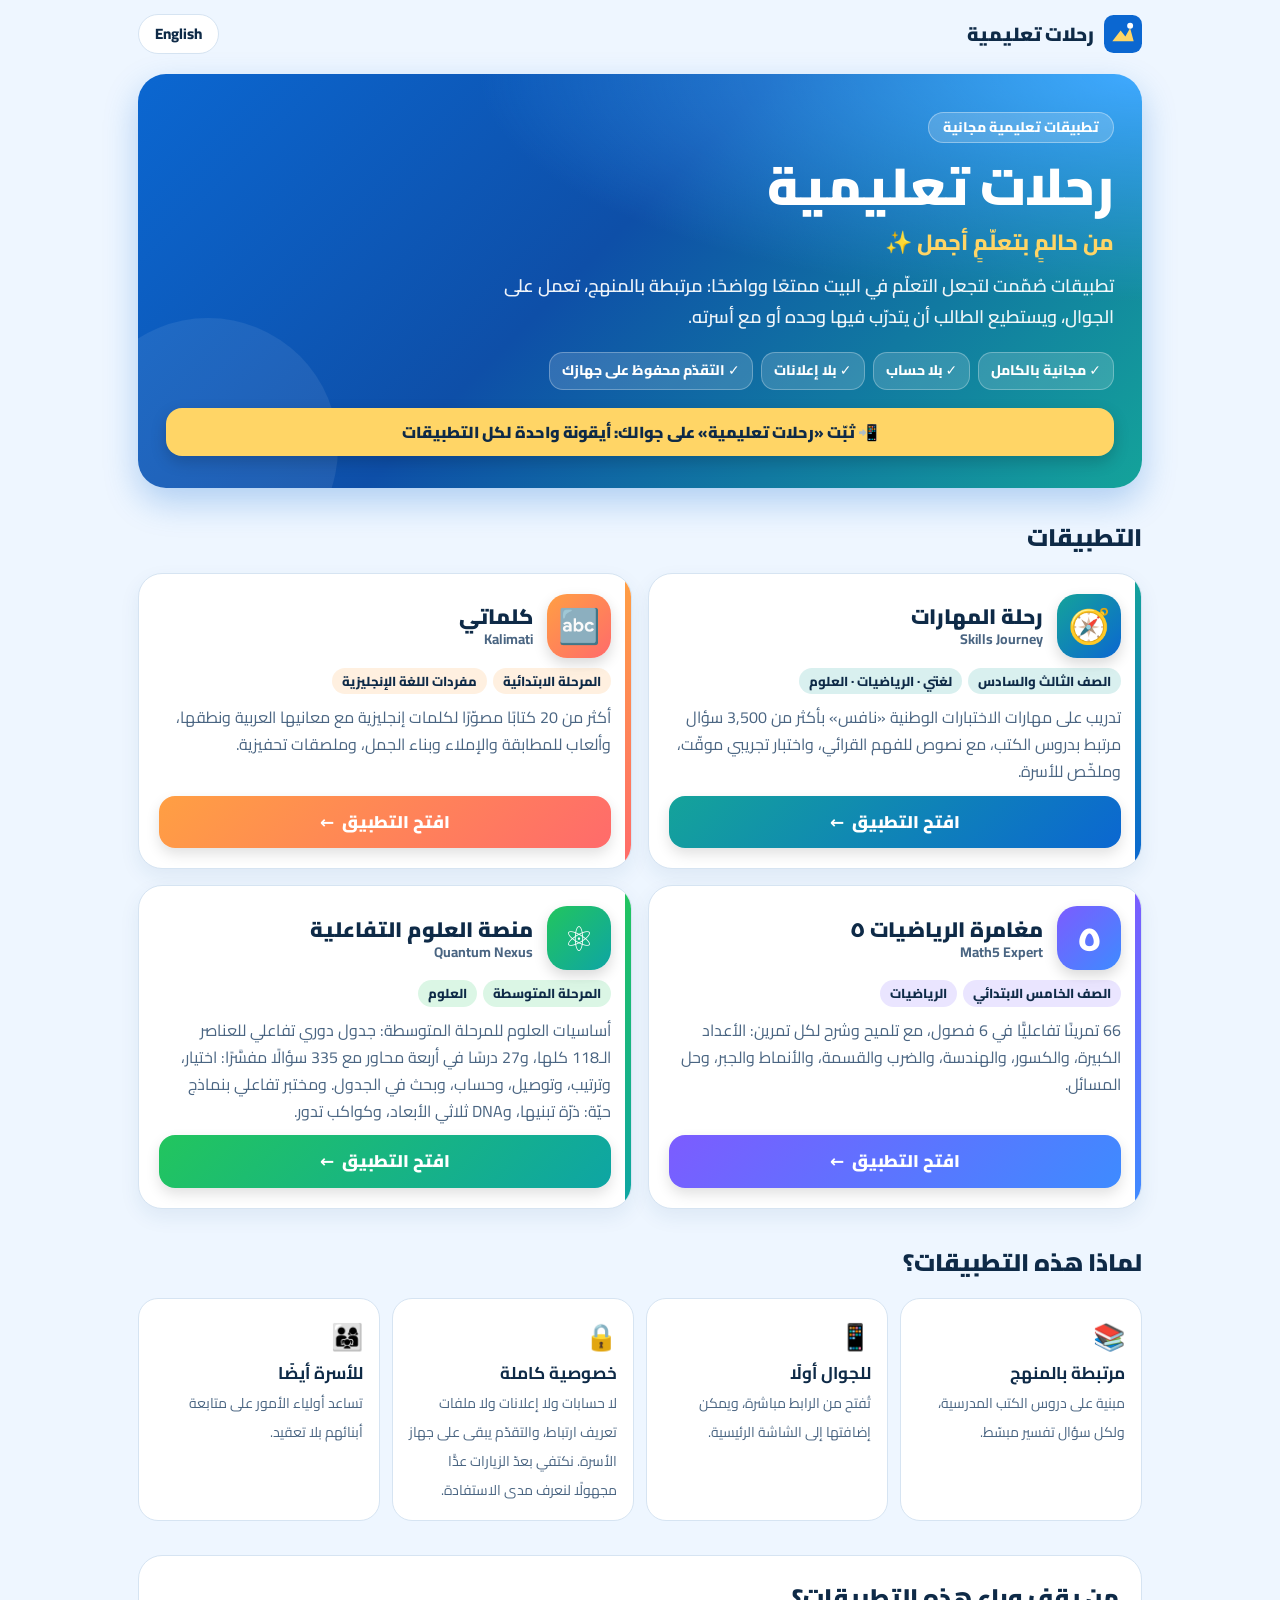
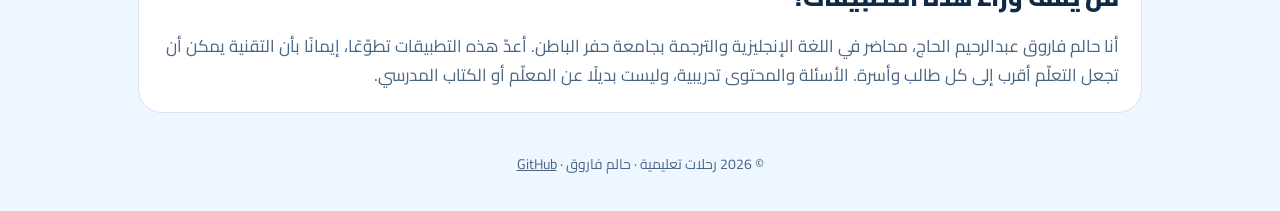
<file: index.html>
<!DOCTYPE html>
<html lang="ar" dir="rtl">
<head>
<meta charset="utf-8">
<meta name="viewport" content="width=device-width,initial-scale=1">
<title>رحلات تعليمية · Learning Journeys</title>
<meta name="description" content="تطبيقات تعليمية مجانية للطلاب والأسر من إعداد حالم فاروق — Free educational apps for students and families by Halim Faroug.">
<meta name="theme-color" content="#0B67D1">
<meta property="og:title" content="رحلات تعليمية · Learning Journeys">
<meta property="og:description" content="من حالمٍ بتعلّمٍ أجمل — تطبيقات تعليمية مجانية للطلاب والأسر.">
<link rel="icon" href="data:image/svg+xml,<svg xmlns='http://www.w3.org/2000/svg' viewBox='0 0 64 64'><rect width='64' height='64' rx='16' fill='%230B67D1'/><path d='M14 44 L28 26 L36 36 L44 22 L50 44 Z' fill='%23FFD566'/><circle cx='44' cy='18' r='5' fill='%23fff'/></svg>">
<link rel="manifest" href="manifest.webmanifest">
<link rel="apple-touch-icon" href="icon-192.png">
<meta name="apple-mobile-web-app-title" content="رحلات تعليمية">
<link rel="preconnect" href="https://fonts.googleapis.com"><link rel="preconnect" href="https://fonts.gstatic.com" crossorigin>
<link href="https://fonts.googleapis.com/css2?family=Cairo:wght@400;600;800;900&display=swap" rel="stylesheet">
<style>
:root{--ink:#0E2A47;--ink2:#4A6582;--bg:#EEF6FF;--card:#fff;--line:#D6E4F2;--brand:#0B67D1;--teal:#14A39A}
@media (prefers-color-scheme:dark){:root{--ink:#EAF2FB;--ink2:#A9BCD1;--bg:#0B1624;--card:#13233A;--line:#24394F}}
*{box-sizing:border-box}
body{margin:0;font-family:Cairo,system-ui,sans-serif;background:var(--bg);color:var(--ink);line-height:1.7;font-size:17px}
html[dir=ltr] body{font-size:16px}
a{color:inherit}
.wrap{max-width:1040px;margin:0 auto;padding:0 18px}
header.bar{display:flex;align-items:center;justify-content:space-between;padding:14px 0}
.logo{display:flex;align-items:center;gap:10px;font-weight:900;font-size:19px;text-decoration:none}
.logo svg{width:38px;height:38px}
.lang{font:inherit;font-weight:800;font-size:15px;border:1px solid var(--line);background:var(--card);color:var(--ink);border-radius:999px;padding:6px 16px;cursor:pointer}
.hero{position:relative;overflow:hidden;border-radius:28px;color:#fff;padding:38px 28px 32px;margin:6px 0 30px;background:radial-gradient(120% 100% at 100% 0%,#3FA9FF 0%,rgba(63,169,255,0) 55%),linear-gradient(135deg,#0B67D1 0%,#0E4FA8 45%,#14A39A 100%);box-shadow:0 14px 34px rgba(11,103,209,.28)}
.hero::after{content:"";position:absolute;inset-inline-end:-60px;bottom:-90px;width:260px;height:260px;border-radius:50%;background:rgba(255,255,255,.08)}
.kicker{display:inline-block;background:rgba(255,255,255,.18);border:1px solid rgba(255,255,255,.35);border-radius:999px;padding:3px 14px;font-size:14px;font-weight:800}
.hero h1{font-size:clamp(32px,6vw,52px);line-height:1.2;margin:12px 0 8px;font-weight:900}
.dream{font-size:clamp(18px,3vw,22px);font-weight:800;color:#FFD566;margin:-2px 0 10px;position:relative;z-index:1}
.hero p{margin:0;max-width:640px;font-size:18px;font-weight:600;color:rgba(255,255,255,.93)}
.badges{display:flex;flex-wrap:wrap;gap:8px;margin-top:20px;position:relative;z-index:1}
.badges span{background:rgba(255,255,255,.15);border:1px solid rgba(255,255,255,.28);border-radius:14px;padding:6px 12px;font-weight:800;font-size:14px}
h2{font-size:24px;font-weight:900;margin:0 0 14px}
.grid{display:grid;grid-template-columns:1fr;gap:16px;margin-bottom:34px}
@media (min-width:720px){.grid{grid-template-columns:1fr 1fr}}
.app{--g1:#FF9F43;--g2:#FF6B6B;background:var(--card);border:1px solid var(--line);border-radius:24px;padding:20px;display:flex;flex-direction:column;gap:10px;box-shadow:0 8px 20px rgba(31,82,126,.08);position:relative;overflow:hidden}
.app::before{content:"";position:absolute;inset-block:0;inset-inline-start:0;width:6px;background:linear-gradient(var(--g1),var(--g2))}
.app.blue{--g1:#14A39A;--g2:#0B67D1}.app.violet{--g1:#7C5CFF;--g2:#3E8BFF}.app.green{--g1:#22C55E;--g2:#0EA5A4}
.top{display:flex;align-items:center;gap:14px}
.icon{flex:none;width:64px;height:64px;border-radius:20px;display:grid;place-items:center;font-size:34px;font-weight:900;color:#fff;background:linear-gradient(135deg,var(--g1),var(--g2));box-shadow:0 6px 14px rgba(0,0,0,.15)}
.app h3{margin:0;font-size:21px;font-weight:900;line-height:1.3}
.app .en{display:block;font-size:14px;color:var(--ink2);font-weight:700}
.tags{display:flex;flex-wrap:wrap;gap:6px}
.tags span{font-size:13px;font-weight:800;padding:2px 10px;border-radius:999px;background:color-mix(in srgb,var(--g1) 16%,transparent)}
.app p{margin:0;color:var(--ink2);font-size:16px}
.open{margin-top:auto;display:flex;align-items:center;justify-content:center;gap:8px;text-decoration:none;font-weight:900;color:#fff;border-radius:16px;padding:12px;background:linear-gradient(135deg,var(--g1),var(--g2));box-shadow:0 6px 14px rgba(0,0,0,.12)}
.open.soon{background:var(--line);color:var(--ink2);box-shadow:none;cursor:default}
.open:focus-visible,.lang:focus-visible{outline:3px solid #FFD566;outline-offset:2px}
.principles{display:grid;grid-template-columns:repeat(auto-fit,minmax(200px,1fr));gap:12px;margin-bottom:34px}
.principles div{background:var(--card);border:1px solid var(--line);border-radius:20px;padding:16px}
.principles b{display:block;font-size:17px}.principles small{color:var(--ink2);font-size:14px}
.principles i{font-style:normal;font-size:26px}
.about{background:var(--card);border:1px solid var(--line);border-radius:24px;padding:22px;margin-bottom:30px}
.about p{margin:6px 0 0;color:var(--ink2)}
.acts{display:flex;gap:8px;align-items:center}
.inst{position:relative;z-index:1;display:block;width:100%;margin-top:18px;font:inherit;font-weight:900;font-size:16px;line-height:1.5;border:0;border-radius:16px;padding:12px 14px;background:#FFD566;color:#0E2A47;cursor:pointer;box-shadow:0 6px 16px rgba(0,0,0,.18)}.inst:focus-visible{outline:3px solid #fff;outline-offset:2px}
.sheet{position:fixed;inset:0;z-index:50;background:rgba(5,15,30,.55);display:flex;align-items:flex-end;justify-content:center}
.sheet>div{background:var(--card);color:var(--ink);width:min(560px,100%);border-radius:24px 24px 0 0;padding:20px 20px 28px;box-shadow:0 -10px 30px rgba(0,0,0,.25)}
.sheet h3{margin:0 0 6px;font-size:20px}.sheet ol{margin:8px 0 14px;padding-inline-start:22px}.sheet li{margin:6px 0;font-weight:700}
.sheet button{width:100%;font:inherit;font-weight:900;border:0;border-radius:14px;padding:12px;background:var(--brand);color:#fff;cursor:pointer}
@media (max-width:420px){.logo span{font-size:16px}.lang{padding:6px 12px;font-size:14px}}
footer{text-align:center;color:var(--ink2);font-size:14px;padding:10px 0 34px}
@media (max-width:520px){.hero{padding:28px 20px 24px;border-radius:22px}.hero p{font-size:16px}}
</style>
<script src="/count.js" defer></script>
</head>
<body>
<div class="wrap">
<header class="bar">
  <a class="logo" href="./"><svg viewBox="0 0 64 64" aria-hidden="true"><rect width="64" height="64" rx="16" fill="#0B67D1"/><path d="M14 44 L28 26 L36 36 L44 22 L50 44 Z" fill="#FFD566"/><circle cx="44" cy="18" r="5" fill="#fff"/></svg><span data-t="brand">رحلات تعليمية</span></a>
  <button class="lang" id="lang" onclick="toggle()" aria-label="Switch to English">English</button>
</header>

<section class="hero">
  <span class="kicker" data-t="kicker">تطبيقات تعليمية مجانية</span>
  <h1 data-t="title">رحلات تعليمية</h1>
  <div class="dream" data-t="dream">من حالمٍ بتعلّمٍ أجمل ✨</div>
  <p data-t="lead">تطبيقات صُمّمت لتجعل التعلّم في البيت ممتعًا وواضحًا: مرتبطة بالمنهج، تعمل على الجوال، ويستطيع الطالب أن يتدرّب فيها وحده أو مع أسرته.</p>
  <div class="badges"><span data-t="b1">✓ مجانية بالكامل</span><span data-t="b2">✓ بلا حساب</span><span data-t="b3">✓ بلا إعلانات</span><span data-t="b4">✓ التقدّم محفوظ على جهازك</span></div>
  <button class="inst" id="inst" onclick="install()" hidden><span data-t="inst">📲 ثبّت «رحلات تعليمية» على جوالك: أيقونة واحدة لكل التطبيقات</span></button>
</section>

<h2 data-t="apps">التطبيقات</h2>
<div class="grid">
  <article class="app blue">
    <div class="top"><div class="icon" aria-hidden="true">🧭</div><h3><span data-t="sj">رحلة المهارات</span><span class="en" data-t="sjs">Skills Journey</span></h3></div>
    <div class="tags"><span data-t="sjg">الصف الثالث والسادس</span><span data-t="sjc">لغتي · الرياضيات · العلوم</span></div>
    <p data-t="sjd">تدريب على مهارات الاختبارات الوطنية «نافس» بأكثر من 3,500 سؤال مرتبط بدروس الكتب، مع نصوص للفهم القرائي، واختبار تجريبي موقّت، وملخّص للأسرة.</p>
    <a class="open" href="./skills-journey/"><span data-t="open">افتح التطبيق</span> <span class="arr">←</span></a>
  </article>
  <article class="app">
    <div class="top"><div class="icon" aria-hidden="true">🔤</div><h3><span data-t="ka">كلماتي</span><span class="en" data-t="kas">Kalimati</span></h3></div>
    <div class="tags"><span data-t="kag">المرحلة الابتدائية</span><span data-t="kac">مفردات اللغة الإنجليزية</span></div>
    <p data-t="kad">أكثر من 20 كتابًا مصوّرًا لكلمات إنجليزية مع معانيها العربية ونطقها، وألعاب للمطابقة والإملاء وبناء الجمل، وملصقات تحفيزية.</p>
    <a class="open" href="./kalimati/"><span data-t="open">افتح التطبيق</span> <span class="arr">←</span></a>
  </article>
  <article class="app violet">
    <div class="top"><div class="icon" aria-hidden="true">٥</div><h3><span data-t="m5">مغامرة الرياضيات ٥</span><span class="en" data-t="m5s">Math5 Expert</span></h3></div>
    <div class="tags"><span data-t="m5g">الصف الخامس الابتدائي</span><span data-t="m5c">الرياضيات</span></div>
    <p data-t="m5d">66 تمرينًا تفاعليًّا في 6 فصول، مع تلميح وشرح لكل تمرين: الأعداد الكبيرة، والكسور، والهندسة، والضرب والقسمة، والأنماط والجبر، وحل المسائل.</p>
    <a class="open" href="./math5/"><span data-t="open">افتح التطبيق</span> <span class="arr">←</span></a>
  </article>
  <article class="app green">
    <div class="top"><div class="icon" aria-hidden="true">⚛️</div><h3><span data-t="qn">منصة العلوم التفاعلية</span><span class="en" data-t="qns">Quantum Nexus</span></h3></div>
    <div class="tags"><span data-t="qng">المرحلة المتوسطة</span><span data-t="qnc">العلوم</span></div>
    <p data-t="qnd">أساسيات العلوم للمرحلة المتوسطة: جدول دوري تفاعلي للعناصر الـ118 كلها، و27 درسًا في أربعة محاور مع 335 سؤالًا مفسَّرًا: اختيار، وترتيب، وتوصيل، وحساب، وبحث في الجدول. ومختبر تفاعلي بنماذج حيّة: ذرّة تبنيها، وDNA ثلاثي الأبعاد، وكواكب تدور.</p>
    <a class="open" href="./quantum-nexus/"><span data-t="open">افتح التطبيق</span> <span class="arr">←</span></a>
  </article>
</div>

<h2 data-t="how">لماذا هذه التطبيقات؟</h2>
<div class="principles">
  <div><i>📚</i><b data-t="p1">مرتبطة بالمنهج</b><small data-t="p1d">مبنية على دروس الكتب المدرسية، ولكل سؤال تفسير مبسّط.</small></div>
  <div><i>📱</i><b data-t="p2">للجوال أولًا</b><small data-t="p2d">تُفتح من الرابط مباشرة، ويمكن إضافتها إلى الشاشة الرئيسية.</small></div>
  <div><i>🔒</i><b data-t="p3">خصوصية كاملة</b><small data-t="p3d">لا حسابات ولا إعلانات ولا ملفات تعريف ارتباط، والتقدّم يبقى على جهاز الأسرة. نكتفي بعدّ الزيارات عدًّا مجهولًا لنعرف مدى الاستفادة.</small></div>
  <div><i>👨‍👩‍👧</i><b data-t="p4">للأسرة أيضًا</b><small data-t="p4d">تساعد أولياء الأمور على متابعة أبنائهم بلا تعقيد.</small></div>
</div>

<section class="about">
  <h2 data-t="who">من يقف وراء هذه التطبيقات؟</h2>
  <p data-t="whod">أنا حالم فاروق عبدالرحيم الحاج، محاضر في اللغة الإنجليزية والترجمة بجامعة حفر الباطن. أعدّ هذه التطبيقات تطوّعًا، إيمانًا بأن التقنية يمكن أن تجعل التعلّم أقرب إلى كل طالب وأسرة. الأسئلة والمحتوى تدريبية، وليست بديلًا عن المعلّم أو الكتاب المدرسي.</p>
</section>

<footer><span data-t="foot">© 2026 رحلات تعليمية · حالم فاروق</span> · <a href="https://github.com/halimfaroug" target="_blank" rel="noopener">GitHub</a></footer>
</div>
<script>
const EN={brand:"Learning Journeys",kicker:"Free educational apps",title:"Learning Journeys",
lead:"Apps that make learning at home clear and enjoyable: tied to the curriculum, built for phones, and easy for a student to use alone or with family.",
b1:"✓ Completely free",b2:"✓ No account",b3:"✓ No ads",b4:"✓ Progress stays on your device",apps:"The apps",
sj:"Skills Journey",sjs:"رحلة المهارات",sjg:"Grades 3 and 6",sjc:"Arabic · Maths · Science",
sjd:"Practice for the skills in Saudi Arabia's national Nafes tests: more than 3,500 questions tied to textbook lessons, reading-comprehension passages, a timed mock exam and a family summary.",
ka:"Kalimati",kas:"كلماتي",kag:"Primary school",kac:"English vocabulary",
kad:"More than 20 picture books of English words with Arabic meanings and pronunciation, plus matching, spelling and sentence-building games and reward stickers.",
m5:"Math5 Expert",m5s:"مغامرة الرياضيات ٥",m5g:"Grade 5",m5c:"Mathematics",
m5d:"66 interactive exercises in 6 chapters, each with a hint and an explanation: large numbers, fractions, geometry, multiplication and division, patterns and algebra, and problem solving.",
qn:"Quantum Nexus",qns:"منصة العلوم التفاعلية",qng:"Intermediate school",qnc:"Science",
qnd:"Science essentials for intermediate school: an interactive periodic table of all 118 elements, 27 lessons across four strands with 335 explained questions (multiple choice, ordering, matching, calculating and finding elements on the table), and a live lab: build an atom, spin a 3D DNA helix, watch the planets orbit.",
open:"Open the app",how:"Why these apps?",p1:"Tied to the curriculum",p1d:"Built on textbook lessons, with a simple explanation for every question.",
p2:"Phone first",p2d:"Open straight from the link, and add to the home screen.",p3:"Fully private",p3d:"No accounts, no ads and no cookies; progress stays on the family's device. We only count visits anonymously to see how the apps are used.",
p4:"Made for families too",p4d:"Helps parents follow their children's learning without fuss.",who:"Who is behind these apps?",
whod:"I am Halim Faroug Abdulraheem Elhag, a lecturer in English language and translation at the University of Hafr Al-Batin. I build these apps voluntarily, because technology can bring learning closer to every student and family. The questions and content are for practice and do not replace the teacher or the textbook.",
foot:"© 2026 Learning Journeys · Halim Faroug",inst:"📲 Install Learning Journeys on your phone: one icon for all the apps",dream:"From a dreamer of better learning ✨"};
const AR={};document.querySelectorAll("[data-t]").forEach(e=>AR[e.dataset.t]=e.textContent);
function apply(l){const d=l==="en"?EN:AR;document.querySelectorAll("[data-t]").forEach(e=>{if(d[e.dataset.t])e.textContent=d[e.dataset.t]});
document.documentElement.lang=l==="en"?"en":"ar";document.documentElement.dir=l==="en"?"ltr":"rtl";
const b=document.getElementById("lang");b.textContent=l==="en"?"العربية":"English";b.setAttribute("aria-label",l==="en"?"التبديل إلى العربية":"Switch to English");
document.querySelectorAll('.open .arr').forEach(a=>a.textContent=l==="en"?"→":"←");document.title=l==="en"?"Learning Journeys · رحلات تعليمية":"رحلات تعليمية · Learning Journeys";try{localStorage.setItem("lj-lang",l)}catch(e){}}
function toggle(){apply(document.documentElement.lang==="ar"?"en":"ar")}
try{if(localStorage.getItem("lj-lang")==="en")apply("en")}catch(e){}

/* التثبيت: أيقونة واحدة لكل التطبيقات */
let deferred=null;const isStandalone=()=>matchMedia("(display-mode: standalone)").matches||navigator.standalone===true;
const isIOS=/iphone|ipad|ipod/i.test(navigator.userAgent)||(navigator.platform==="MacIntel"&&navigator.maxTouchPoints>1);
function instShow(){document.getElementById("inst").hidden=isStandalone()||!(deferred||isIOS)}
addEventListener("beforeinstallprompt",e=>{e.preventDefault();deferred=e;instShow()});
addEventListener("appinstalled",()=>{deferred=null;instShow()});
function install(){if(deferred){deferred.prompt();deferred.userChoice.finally(()=>{deferred=null;instShow()});return}
  const en=document.documentElement.lang==="en",d=document.createElement("div");d.className="sheet";d.onclick=e=>{if(e.target===d)d.remove()};
  d.innerHTML=en?`<div role="dialog" aria-modal="true" aria-label="Install"><h3>📲 Add to your Home Screen</h3><ol><li>Tap the Share button <b>⎋</b> at the bottom of Safari.</li><li>Choose <b>“Add to Home Screen”</b>.</li><li>Tap <b>“Add”</b>. One icon opens all the apps.</li></ol><button onclick="this.closest('.sheet').remove()">OK</button></div>`
   :`<div role="dialog" aria-modal="true" aria-label="التثبيت"><h3>📲 أضِف «رحلات تعليمية» إلى شاشتك</h3><ol><li>اضغط زر المشاركة <b>⎋</b> أسفل متصفح سفاري.</li><li>اختر <b>«إضافة إلى الشاشة الرئيسية»</b>.</li><li>اضغط <b>«إضافة»</b>، فتظهر أيقونة واحدة تفتح التطبيقات كلها.</li></ol><button onclick="this.closest('.sheet').remove()">حسنًا</button></div>`;
  document.body.appendChild(d);d.querySelector("button").focus()}
instShow();
if("serviceWorker" in navigator&&location.protocol!=="file:")addEventListener("load",()=>navigator.serviceWorker.register("sw.js",{scope:"./"}).catch(()=>{}));
</script>
</body>
</html>
</file>
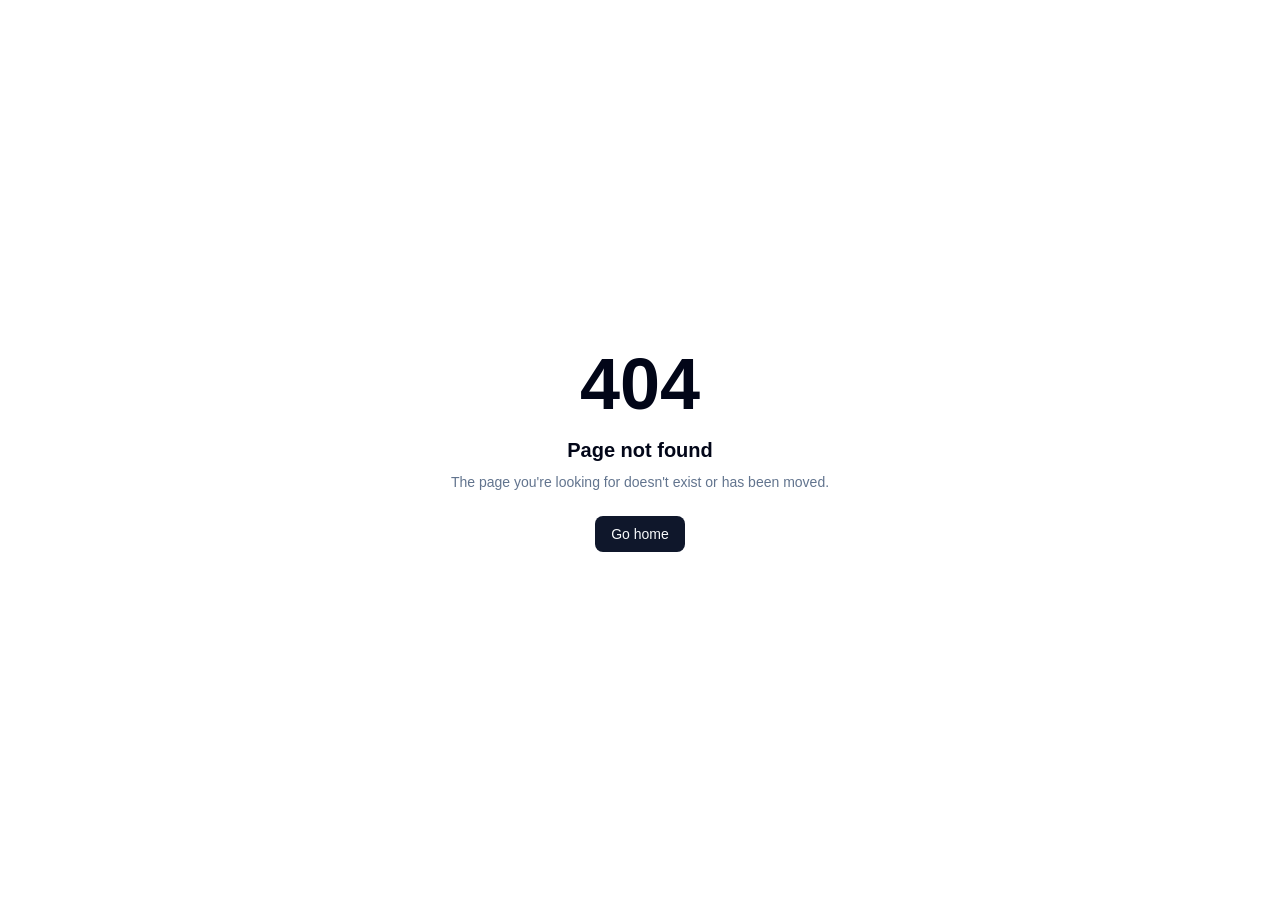
<file: kalimati/index.html>
<!DOCTYPE html><html lang="en"><head><script>(function(){var h=location.hash,ok=["kalimati.progress.v2","kalimati.scores.v1"];if(h.indexOf("#carry=")===0){try{var d=JSON.parse(decodeURIComponent(escape(atob(h.slice(7).replace(/-/g,"+").replace(/_/g,"/")))));ok.forEach(function(k){if(d[k]!=null&&localStorage.getItem(k)===null)localStorage.setItem(k,d[k])})}catch(e){}try{history.replaceState(null,"",location.pathname)}catch(e){}}})();</script><meta charSet="utf-8"/><meta name="viewport" content="width=device-width, initial-scale=1"/><link rel="stylesheet" href="/kalimati/assets/styles-BpU11AZw.css" data-precedence="default"/><link rel="stylesheet" href="https://fonts.googleapis.com/css2?family=Lora:wght@500;600;700&amp;family=Nunito:wght@600;700;800&amp;family=Noto+Naskh+Arabic:wght@500;700&amp;display=swap" data-precedence="default"/><title>Kalimati — My Words | English–Arabic word practice</title><meta name="author" content="Halim Faroug A. Elhag"/><meta name="theme-color" content="#f59e0b"/><meta name="twitter:site" content="@Lovable"/><meta name="description" content="A playful English–Arabic vocabulary app: 20 picture word books, flashcard practice, spoken words, starred favourites, stickers and streaks."/><meta property="og:title" content="Kalimati — My Words | English–Arabic word practice"/><meta property="og:description" content="A playful English–Arabic vocabulary app: 20 picture word books, flashcard practice, spoken words, starred favourites, stickers and streaks."/><meta property="og:type" content="website"/><meta name="twitter:card" content="summary_large_image"/><link rel="modulepreload" href="/kalimati/assets/index-BrjTK0sm.js"/><link rel="modulepreload" href="/kalimati/assets/routes-BEAyXzDo.js"/><link rel="preconnect" href="https://fonts.googleapis.com"/><link rel="preconnect" href="https://fonts.gstatic.com" crossorigin="anonymous"/><link rel="manifest" href="/kalimati/manifest.webmanifest"/><link rel="icon" href="/kalimati/favicon.png" type="image/png"/><link rel="apple-touch-icon" href="/kalimati/pwa-icon-192.png"/><script src="/count.js" defer></script>
</head><body><!--$--><!--$--><!--/$--><script>(function(a,f){let l;try{l=JSON.parse(sessionStorage.getItem(a)||"{}")}catch{return}const n=l?.[f||history.state?.__TSR_key];let c=!1;for(const t in n){const e=n[t],o=e?.scrollX,s=e?.scrollY;if(Number.isFinite(o)&&Number.isFinite(s)){if(t==="window")scrollTo(o,s),c=!0;else if(t)try{const r=document.querySelector(t);r&&(r.scrollLeft=o,r.scrollTop=s)}catch{}}}if(c)return;const i=location.hash.slice(1);if(i){const t=history.state?.__hashScrollIntoViewOptions??!0;if(t){const e=document.getElementById(i);e&&e.scrollIntoView(t)}return}scrollTo(0,0)})("tsr-scroll-restoration-v1_3");document.currentScript.remove()</script><!--/$--><script data-tsr-stream-part="">(self.$R=self.$R||{})["tsr"]=[];self.$_TSR={h(){this.hydrated=!0,this.c()},e(){this.streamEnded=!0,this.c()},c(){this.hydrated&&this.streamEnded&&(delete self.$_TSR,delete self.$R.tsr)},p(e){this.initialized?e():this.buffer.push(e)},buffer:[]};$_TSR.router=($R=>$R[0]={manifest:$R[1]={routes:$R[2]={__root__:$R[3]={preloads:$R[4]=["/kalimati/assets/index-BrjTK0sm.js"],scripts:$R[5]=[$R[6]={attrs:$R[7]={type:"module",async:!0,src:"/kalimati/assets/index-BrjTK0sm.js"}}]}}},matches:$R[8]=[$R[9]={i:"__root__ ",u:1795355128256,s:"success",ssr:!0}]})($R["tsr"]);$_TSR.e();{let s=document.currentScript,p;while((p=s.previousElementSibling)&&p.hasAttribute('data-tsr-stream-part'))p.remove();s.remove()}</script><script type="module" async="" src="/kalimati/assets/index-BrjTK0sm.js"></script><script>document.currentScript.remove();/*$tsr-stream-boundary*/</script></body></html>
</file>
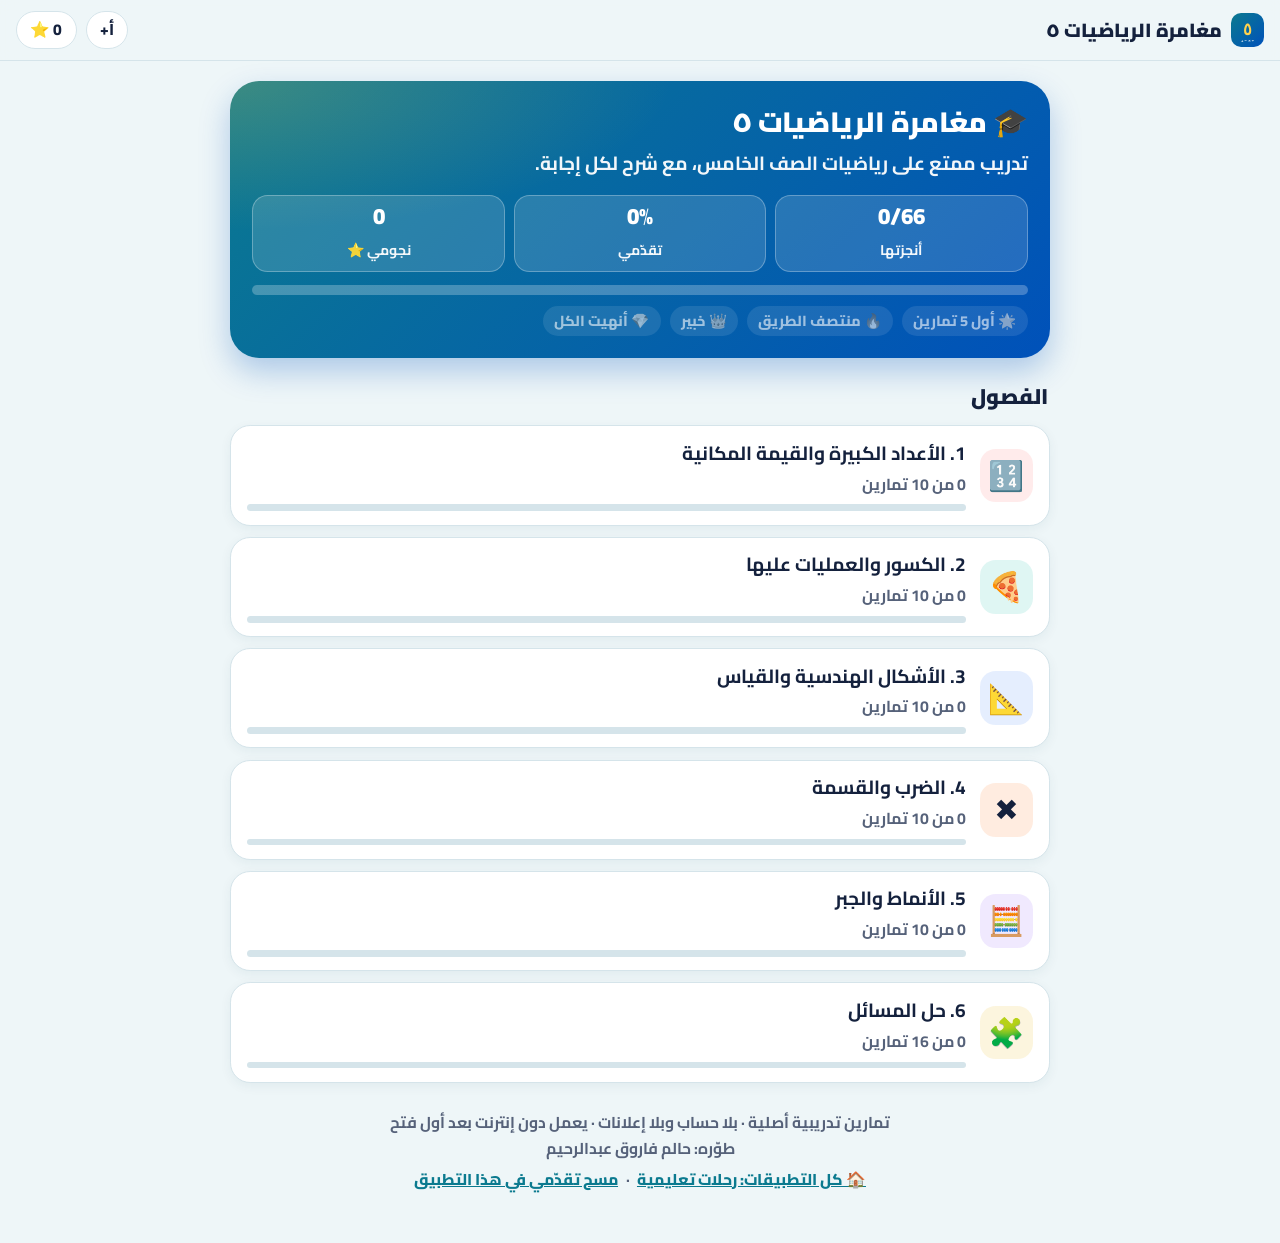
<file: math5/index.html>
<!DOCTYPE html>
<html lang="ar" dir="rtl">
<head>
<script>(function(){var h=location.hash,ok=["tokens", "completedEx"];if(h.indexOf("#carry=")===0){try{var d=JSON.parse(decodeURIComponent(escape(atob(h.slice(7).replace(/-/g,"+").replace(/_/g,"/")))));ok.forEach(function(k){if(d[k]!=null&&localStorage.getItem(k)===null)localStorage.setItem(k,d[k])})}catch(e){}try{history.replaceState(null,"",location.pathname)}catch(e){}}})();</script>
<meta charset="UTF-8">
<meta name="viewport" content="width=device-width,initial-scale=1,viewport-fit=cover">
<title>مغامرة الرياضيات ٥ · Math5</title>
<meta name="description" content="تدريب تفاعلي على رياضيات الصف الخامس الابتدائي: القيمة المكانية، والكسور، والهندسة والقياس، والضرب والقسمة، والأنماط، وحل المسائل.">
<meta name="theme-color" content="#1E9AB0">
<link rel="manifest" href="manifest.json">
<link rel="icon" href="icon.svg" type="image/svg+xml">
<link rel="apple-touch-icon" href="icon.svg">
<link rel="preconnect" href="https://fonts.googleapis.com"><link rel="preconnect" href="https://fonts.gstatic.com" crossorigin>
<link href="https://fonts.googleapis.com/css2?family=Cairo:wght@500;700;800;900&display=swap" rel="stylesheet">
<style>
:root{--ink:#14213D;--ink2:#56627A;--bg:#EEF6F8;--card:#fff;--line:#D5E4EA;--brand:#0B7A8F;--brand2:#0051BA;--good:#16A34A;--bad:#DC2626;--gold:#F5B800}
@media (prefers-color-scheme:dark){:root{--ink:#E7F1F5;--ink2:#A6B8C2;--bg:#08161D;--card:#11252F;--line:#22404D;--brand:#3CC6DD}}
*{box-sizing:border-box}html,body{margin:0}
body{font-family:Cairo,system-ui,sans-serif;background:var(--bg);color:var(--ink);line-height:1.7;font-size:17px;-webkit-tap-highlight-color:transparent}
button,input{font:inherit;color:inherit}button{cursor:pointer}
.top{position:sticky;top:0;z-index:20;display:flex;align-items:center;gap:8px;padding:10px 14px;background:color-mix(in srgb,var(--bg) 88%,transparent);backdrop-filter:blur(8px);border-bottom:1px solid var(--line)}
.brand{flex:1;display:flex;align-items:center;gap:8px;font-weight:900;font-size:17px;min-width:0;white-space:nowrap;overflow:hidden}
.brand img{width:30px;height:30px;border-radius:9px;flex:none}
.pill{border:1px solid var(--line);background:var(--card);border-radius:999px;padding:4px 12px;font-weight:800;font-size:14px;flex:none}
#back{display:none}
main{max-width:760px;margin:0 auto;padding:14px 14px 40px}
.hero{border-radius:26px;color:#fff;padding:20px;margin:4px 0 16px;background:radial-gradient(120% 120% at 0% 0%,#FFD24D33 0%,transparent 45%),linear-gradient(135deg,#0B7A8F 0%,#0051BA 100%);box-shadow:0 12px 28px rgba(0,81,186,.28)}
.hero h1{margin:0;font-size:25px;line-height:1.3;font-weight:900}
.hero p{margin:6px 0 0;font-weight:700;opacity:.95}
.stats{display:grid;grid-template-columns:repeat(3,1fr);gap:8px;margin-top:14px}
.stats div{background:rgba(255,255,255,.14);border:1px solid rgba(255,255,255,.28);border-radius:14px;padding:6px 4px;text-align:center}
.stats b{display:block;font-size:20px;font-weight:900;line-height:1.3}.stats small{font-size:12.5px;font-weight:700;opacity:.95}
.bar{height:9px;border-radius:999px;background:var(--line);overflow:hidden}.bar i{display:block;height:100%;background:linear-gradient(90deg,#FFD24D,#16A34A);border-radius:999px;transition:width .4s}
.hero .bar{background:rgba(255,255,255,.25);margin-top:12px}
.badges{display:flex;gap:8px;margin-top:10px;flex-wrap:wrap}
.badges span{font-size:13px;font-weight:800;background:rgba(255,255,255,.16);border-radius:999px;padding:2px 10px}
.badges span.off{opacity:.62;filter:grayscale(1)}
h2{font-size:19px;font-weight:900;margin:18px 2px 10px}
.ch{display:flex;align-items:center;gap:12px;width:100%;text-align:start;padding:12px 14px;border-radius:18px;border:1px solid var(--line);background:var(--card);margin-bottom:10px;box-shadow:0 3px 10px rgba(0,60,90,.06)}
.ch .ic{width:48px;height:48px;border-radius:14px;display:flex;align-items:center;justify-content:center;font-size:26px;flex:none}
.ch b{display:block;font-size:17px;line-height:1.4}.ch small{color:var(--ink2);font-weight:700}
.ch .mini{height:6px;margin-top:5px}
.ch .done{margin-inline-start:auto;font-weight:900;color:var(--good);flex:none}
.dots{display:flex;flex-wrap:wrap;gap:6px;margin:4px 0 12px}
.dots button{width:34px;height:34px;border-radius:10px;border:2px solid var(--line);background:var(--card);font-weight:800;font-size:14px;padding:0}
.dots button.ok{background:var(--good);border-color:var(--good);color:#fff}
.dots button.now{border-color:var(--brand);box-shadow:0 0 0 3px color-mix(in srgb,var(--brand) 30%,transparent)}
.card{background:var(--card);border:1px solid var(--line);border-radius:22px;padding:16px;margin-bottom:12px}
.qtop{display:flex;justify-content:space-between;align-items:center;gap:8px;color:var(--ink2);font-weight:800;font-size:14px}
.lvl{border-radius:999px;padding:1px 10px;font-size:13px;font-weight:800;white-space:nowrap;flex:none}
.lvl.e{background:#DCFCE7;color:#166534}.lvl.m{background:#FEF3C7;color:#92400E}.lvl.h{background:#FEE2E2;color:#991B1B}
.q{font-size:20px;font-weight:800;margin:8px 0}
.x{direction:ltr;unicode-bidi:isolate;text-align:center;font-size:28px;font-weight:900;letter-spacing:.5px;background:color-mix(in srgb,var(--brand) 9%,var(--card));border-radius:16px;padding:10px;margin:8px 0;word-spacing:4px;overflow-wrap:anywhere}
.row{display:flex;align-items:center;gap:10px;margin:12px 0}
.inp{flex:1;min-width:0;font-size:26px;font-weight:900;text-align:center;padding:10px;border-radius:16px;border:2px solid var(--line);background:var(--bg);color:var(--ink)}
.inp:focus{outline:none;border-color:var(--brand)}
.inp.good{border-color:var(--good)}.inp.bad{border-color:var(--bad)}
.unit{font-weight:800;color:var(--ink2);flex:none}
.opt{display:block;width:100%;text-align:start;padding:12px 14px;margin-bottom:10px;border-radius:16px;border:2px solid var(--line);background:var(--bg);font-weight:800;font-size:18px}
.opt.sel{border-color:var(--brand)}
.opt.good{border-color:var(--good);background:color-mix(in srgb,var(--good) 14%,var(--card))}
.opt.bad{border-color:var(--bad);background:color-mix(in srgb,var(--bad) 12%,var(--card))}
.go{display:block;width:100%;border:0;border-radius:16px;padding:13px;font-weight:900;font-size:18px;color:#fff;background:linear-gradient(135deg,#0B7A8F,#0051BA);box-shadow:0 6px 14px rgba(0,81,186,.25);margin-top:10px}
.go.alt{background:var(--card);color:var(--ink);border:1px solid var(--line);box-shadow:none}
.go:disabled{opacity:.5}
.hintb{border:0;background:none;color:var(--brand);font-weight:800;padding:6px 0;font-size:16px}
.hint{background:color-mix(in srgb,var(--gold) 16%,var(--card));border-radius:14px;padding:10px 12px;font-weight:700;margin-top:4px}
.fb{border-radius:16px;padding:12px 14px;margin-top:12px;font-weight:700}
.fb.good{background:color-mix(in srgb,var(--good) 13%,var(--card));border:1px solid var(--good)}
.fb.bad{background:color-mix(in srgb,var(--bad) 10%,var(--card));border:1px solid var(--bad)}
.fb b{font-size:18px}
.fine{font-size:14px;color:var(--ink2);font-weight:600}.center{text-align:center}
.foot{margin-top:24px;text-align:center;color:var(--ink2);font-size:14px;font-weight:700}
.linkb{border:0;background:none;color:var(--brand);font-weight:800;text-decoration:underline;font-size:14px;padding:4px}
.toast{position:fixed;bottom:22px;left:50%;transform:translateX(-50%);background:var(--ink);color:var(--bg);padding:9px 18px;border-radius:999px;font-weight:800;z-index:99;max-width:90vw;text-align:center}
#fs small{font-size:.7em}
@media (max-width:420px){.bt{display:none}}
@media (prefers-reduced-motion:reduce){*{transition:none!important}}
</style>
<script src="/count.js" defer></script>
</head>
<body>
<header class="top">
  <button class="pill" id="back" onclick="back()" aria-label="رجوع">رجوع</button>
  <div class="brand"><img src="icon.svg" alt=""><span class="bt">مغامرة الرياضيات ٥</span></div>
  <button class="pill" id="fs" onclick="fontStep()" aria-label="تكبير الخط أو تصغيره">أ+</button>
  <span class="pill" aria-label="النجوم"><span id="tk">0</span> ⭐</span>
</header>
<main id="app"></main>
<script>
/* تمارين مغامرة الرياضيات ٥ — ترتيبها ثابت لأن رقم كل تمرين يحفظ التقدّم (chapterNeK)
   q: السؤال · x: تعبير رياضي يُعرض من اليسار إلى اليمين · t: i (إدخال) أو m (اختيار) · o: البدائل
   a: الإجابة · u: الوحدة · d: e/m/h · h: الشرح */
const CHAPTERS=[
{id:"chapter1",t:"الأعداد الكبيرة والقيمة المكانية",e:"🔢",c:"#FF6B6B",ex:[
 {hi:"ابدأ من اليمين: أول منزلة هي الآحاد.",q:"ما الرقم في منزلة الآحاد في العدد 5,234؟",t:"i",a:"4",d:"e",h:"منزلة الآحاد أول منزلة من اليمين، والرقم فيها 4."},
 {hi:"اكتب رقمًا لكل منزلة: آلاف، مئات، عشرات، آحاد. لا عشرات هنا، فضع صفرًا.",q:"اكتب بالأرقام: سبعة آلاف وثلاثمائة وواحد.",t:"i",a:"7301",d:"m",h:"7 آلاف، و3 مئات، و0 عشرات، و1 آحاد: 7,301."},
 {hi:"كل جزء يعطيك رقم منزلة: الآلاف، ثم المئات، ثم العشرات، ثم الآحاد.",q:"ما العدد الذي يساوي:",x:"9,000 + 500 + 20 + 3",t:"m",o:["9,523","9,352","9,325","9,532"],a:"9,523",d:"m",h:"9 آلاف و5 مئات و2 عشرات و3 آحاد = 9,523."},
 {hi:"الآلاف متساوية في الأعداد الثلاثة، فقارن رقم المئات.",q:"رتّب الأعداد من الأصغر إلى الأكبر: 4,567 و4,657 و4,756",t:"m",o:["4,567 ثم 4,657 ثم 4,756","4,657 ثم 4,567 ثم 4,756","4,756 ثم 4,657 ثم 4,567"],a:"4,567 ثم 4,657 ثم 4,756",d:"h",h:"الآلاف متساوية (4)، فنقارن المئات: 5 أصغر من 6، و6 أصغر من 7."},
 {hi:"حدّد منزلة الرقم 7 أولًا، ثم اضربه في قيمة تلك المنزلة.",q:"ما القيمة المكانية للرقم 7 في العدد 27,456؟",t:"m",o:["7","70","700","7,000"],a:"7,000",d:"m",h:"الرقم 7 في منزلة الآلاف، فقيمته 7 × 1,000 = 7,000."},
 {hi:"انظر إلى الرقم في منزلة العشرات في 5,432.",q:"أكمل:",x:"5,000 + 400 + ___ + 2 = 5,432",t:"i",a:"30",d:"m",h:"الرقم 3 في منزلة العشرات، فقيمته 30."},
 {hi:"عُدّ من اليمين: آحاد، عشرات، ثم المئات.",q:"ما الرقم في منزلة المئات في العدد 3,456؟",t:"i",a:"4",d:"e",h:"من اليمين: الآحاد (6)، ثم العشرات (5)، ثم المئات (4)."},
 {hi:"كم يزيد كل عدد على الذي قبله؟",q:"أكمل النمط:",x:"1,000 , 2,000 , 3,000 , ___",t:"i",a:"4000",d:"e",h:"يزيد كل عدد 1,000 على الذي قبله: 3,000 + 1,000 = 4,000."},
 {hi:"العدد السابق = العدد ناقص 1.",q:"ما العدد الذي يسبق 5,000 مباشرة؟",t:"i",a:"4999",d:"e",h:"نطرح واحدًا: 5,000 − 1 = 4,999."},
 {hi:"عُدّ الأرقام في كل عدد: أيّهما أقل أرقامًا؟",q:"اختر الكلمة المناسبة:",x:"9,999 ___ 10,000",t:"m",o:["أصغر من","أكبر من","يساوي"],a:"أصغر من",d:"m",h:"العدد 9,999 فيه 4 أرقام، و10,000 فيه 5 أرقام، فالأول أصغر."}]},
{id:"chapter2",t:"الكسور والعمليات عليها",e:"🍕",c:"#14B8A6",ex:[
 {hi:"النصف: جزء واحد من جزأين متساويين.",q:"أيّ كسر يمثّل النصف؟",t:"m",o:["1/3","1/2","1/4","2/3"],a:"1/2",d:"e",h:"النصف جزء واحد من جزأين متساويين: 1/2."},
 {hi:"بأيّ عدد ضربنا المقام 2 ليصبح 4؟ اضرب البسط في العدد نفسه.",q:"أكمل:",x:"1/2 = ___/4",t:"i",a:"2",d:"m",h:"نضرب البسط والمقام في 2: 1 × 2 = 2، و2 × 2 = 4، إذن 1/2 = 2/4."},
 {hi:"حوّل الكسرين إلى مقام واحد هو 12، ثم قارن البسطين.",q:"اختر الكلمة المناسبة:",x:"2/3 ___ 3/4",t:"m",o:["أصغر من","أكبر من","يساوي"],a:"أصغر من",d:"h",h:"نوحّد المقامين إلى 12: 2/3 = 8/12، و3/4 = 9/12، و8/12 أصغر من 9/12."},
 {hi:"كم ربعًا في الواحد الصحيح؟ ثم ضاعفه.",q:"كم ربعًا في العدد 2؟",t:"i",a:"8",d:"m",h:"في الواحد 4 أرباع، ففي 2: 2 × 4 = 8 أرباع."},
 {hi:"المقامان متساويان: اجمع البسطين، واترك المقام، ثم بسّط.",q:"ما ناتج الجمع؟",x:"1/4 + 1/4 = ?",t:"m",o:["1/8","1/2","2/8","1/3"],a:"1/2",d:"m",h:"المقامان متساويان، فنجمع البسطين: 2/4، وأبسط صورة لها 1/2."},
 {hi:"بأيّ عدد ضربنا المقام 3 ليصبح 6؟",q:"أكمل:",x:"1/3 = ___/6",t:"i",a:"2",d:"m",h:"نضرب البسط والمقام في 2: 1/3 = 2/6."},
 {hi:"المقامان متساويان: اطرح البسطين، ثم بسّط الكسر.",q:"اكتب الناتج في أبسط صورة (مثل 1/3):",x:"3/4 − 1/4 = ?",t:"i",a:"1/2",d:"m",h:"3/4 − 1/4 = 2/4، وبقسمة البسط والمقام على 2 نحصل على 1/2."},
 {hi:"تخيّل فطيرة: هل نصفها أكبر أم ثلثها؟",q:"أيّهما أكبر: 1/2 أم 1/3؟",t:"m",o:["1/2","1/3","متساويان"],a:"1/2",d:"e",h:"عندما يتساوى البسطان، فالكسر ذو المقام الأصغر أكبر: النصف أكبر من الثلث."},
 {hi:"كم جزءًا متساويًا يتكوّن منها الواحد إذا قسمناه أثلاثًا؟",q:"كم ثلثًا في الواحد الصحيح؟",t:"i",a:"3",d:"e",h:"الواحد الصحيح = 3/3، أي 3 أثلاث."},
 {hi:"بأيّ عدد نقسم البسط 5 ليصبح 1؟ اقسم المقام على العدد نفسه.",q:"أكمل:",x:"5/10 = 1/___",t:"i",a:"2",d:"m",h:"نقسم البسط والمقام على 5: 5 ÷ 5 = 1، و10 ÷ 5 = 2."}]},
{id:"chapter3",t:"الأشكال الهندسية والقياس",e:"📐",c:"#3B82F6",ex:[
 {hi:"تخيّل مربعًا وعُدّ أضلاعه.",q:"كم ضلعًا للمربع؟",t:"i",a:"4",d:"e",h:"للمربع 4 أضلاع متساوية في الطول."},
 {hi:"محيط المربع = 4 × طول الضلع.",q:"ما محيط مربع طول ضلعه 5 سم؟",t:"i",a:"20",u:"سم",d:"m",h:"المحيط = 4 × طول الضلع = 4 × 5 = 20 سم."},
 {hi:"محيط المستطيل = 2 × (الطول + العرض).",q:"ما محيط مستطيل طوله 6 سم وعرضه 4 سم؟",t:"i",a:"20",u:"سم",d:"m",h:"المحيط = 2 × (الطول + العرض) = 2 × (6 + 4) = 20 سم."},
 {hi:"اسم الشكل يدلّك على عدد أضلاعه.",q:"كم ضلعًا للمثلث؟",t:"m",o:["2","3","4","5"],a:"3",d:"e",h:"كلمة «مثلث» من «ثلاثة»: له 3 أضلاع و3 زوايا."},
 {hi:"مساحة المربع = طول الضلع × طول الضلع.",q:"ما مساحة مربع طول ضلعه 4 سم؟",t:"i",a:"16",u:"سم²",d:"m",h:"المساحة = الضلع × الضلع = 4 × 4 = 16 سم²."},
 {hi:"مساحة المستطيل = الطول × العرض.",q:"ما مساحة مستطيل طوله 8 سم وعرضه 3 سم؟",t:"i",a:"24",u:"سم²",d:"m",h:"المساحة = الطول × العرض = 8 × 3 = 24 سم²."},
 {hi:"للمربع 4 أضلاع متساوية: اقسم المحيط على 4.",q:"مربع محيطه 20 سم. ما طول ضلعه؟",t:"i",a:"5",u:"سم",d:"m",h:"أضلاع المربع الأربعة متساوية: 20 ÷ 4 = 5 سم."},
 {hi:"اجمع أطوال الأضلاع الثلاثة.",q:"مثلث متطابق الأضلاع، طول كل ضلع فيه 6 سم. ما محيطه؟",t:"i",a:"18",u:"سم",d:"m",h:"المحيط = 6 + 6 + 6 = 18 سم."},
 {hi:"الزاوية القائمة تشبه زاوية الكتاب. كم زاوية في المربع؟",q:"كم زاوية قائمة في المربع؟",t:"i",a:"4",d:"e",h:"زوايا المربع الأربع كلها قائمة، قياس كل منها 90°."},
 {hi:"أيّ عدد إذا ضربته في نفسه كان الناتج 36؟",q:"مربع مساحته 36 سم². ما طول ضلعه؟",t:"i",a:"6",u:"سم",d:"h",h:"نبحث عن عدد إذا ضُرب في نفسه كان الناتج 36: 6 × 6 = 36، فطول الضلع 6 سم."}]},
{id:"chapter4",t:"الضرب والقسمة",e:"✖️",c:"#F97316",ex:[
 {hi:"7 × 8 = 7 × 4 × 2. ابدأ بـ 7 × 4 ثم ضاعف.",q:"أوجد الناتج:",x:"7 × 8 = ?",t:"i",a:"56",d:"e",h:"7 × 8 = 56. للتذكّر: 5، 6، 7، 8 ← 56 = 7 × 8."},
 {hi:"أيّ عدد إذا ضربته في 6 كان 36؟",q:"أوجد الناتج:",x:"36 ÷ 6 = ?",t:"i",a:"6",d:"m",h:"نسأل: 6 × ؟ = 36. الجواب 6."},
 {hi:"25 + 25 + 25 + 25، أو فكّر في أرباع المئة.",q:"أوجد الناتج:",x:"25 × 4 = ?",t:"i",a:"100",d:"m",h:"25 + 25 + 25 + 25 = 100، كما أن 4 أرباع الريال = ريال واحد."},
 {hi:"أيّ عدد إذا ضربته في 12 كان 144؟",q:"أوجد الناتج:",x:"144 ÷ 12 = ?",t:"i",a:"12",d:"h",h:"12 × 12 = 144، إذن 144 ÷ 12 = 12."},
 {hi:"أيّ عدد إذا ضربته في 9 كان 72؟",q:"أكمل:",x:"9 × ___ = 72",t:"i",a:"8",d:"m",h:"72 ÷ 9 = 8، لأن 9 × 8 = 72."},
 {hi:"أيّ عدد إذا ضربته في 8 كان 48؟",q:"أوجد الناتج:",x:"48 ÷ 8 = ?",t:"m",o:["5","6","7","8"],a:"6",d:"e",h:"8 × 6 = 48، إذن 48 ÷ 8 = 6."},
 {hi:"12 × 11 = 12 × 10 + 12 × 1.",q:"أوجد الناتج:",x:"12 × 11 = ?",t:"i",a:"132",d:"m",h:"12 × 10 + 12 × 1 = 120 + 12 = 132."},
 {hi:"أيّ عدد إذا ضربته في 7 كان 63؟",q:"أوجد الناتج:",x:"63 ÷ 7 = ?",t:"i",a:"9",d:"e",h:"7 × 9 = 63، إذن 63 ÷ 7 = 9."},
 {hi:"15 × 6 = 10 × 6 + 5 × 6.",q:"أوجد الناتج:",x:"15 × 6 = ?",t:"i",a:"90",d:"m",h:"10 × 6 + 5 × 6 = 60 + 30 = 90."},
 {hi:"أيّ عدد إذا ضربته في 5 كان 100؟",q:"أوجد الناتج:",x:"100 ÷ 5 = ?",t:"i",a:"20",d:"m",h:"5 × 20 = 100، إذن 100 ÷ 5 = 20."}]},
{id:"chapter5",t:"الأنماط والجبر",e:"🧮",c:"#8B5CF6",ex:[
 {hi:"كم نضيف في كل مرة؟",q:"أكمل النمط:",x:"2 , 4 , 6 , 8 , ___",t:"i",a:"10",d:"e",h:"نضيف 2 في كل مرة: 8 + 2 = 10."},
 {hi:"كم نضيف في كل مرة؟",q:"أكمل النمط:",x:"1 , 3 , 5 , 7 , ___",t:"i",a:"9",d:"e",h:"الأعداد الفردية، نضيف 2 في كل مرة: 7 + 2 = 9."},
 {hi:"كم نضيف في كل مرة؟",q:"أكمل النمط:",x:"3 , 6 , 9 , 12 , ___",t:"i",a:"15",d:"e",h:"مضاعفات 3، نضيف 3 في كل مرة: 12 + 3 = 15."},
 {hi:"1 = 1 × 1، و4 = 2 × 2، و9 = 3 × 3… ما التالي؟",q:"أكمل النمط:",x:"1 , 4 , 9 , 16 , ___",t:"i",a:"25",d:"h",h:"هذه مربعات الأعداد: 1×1، 2×2، 3×3، 4×4، ثم 5 × 5 = 25."},
 {hi:"أيّ عدد إذا أضفت إليه 5 صار 12؟ اطرح 5 من 12.",q:"إذا كان:",x:"س + 5 = 12",q2:"فما قيمة س؟",t:"i",a:"7",d:"m",h:"س = 12 − 5 = 7. للتحقّق: 7 + 5 = 12."},
 {hi:"أيّ عدد إذا ضربته في 2 صار 16؟ اقسم 16 على 2.",q:"إذا كان:",x:"2 × س = 16",q2:"فما قيمة س؟",t:"i",a:"8",d:"m",h:"س = 16 ÷ 2 = 8. للتحقّق: 2 × 8 = 16."},
 {hi:"كم نضيف في كل مرة؟",q:"أكمل النمط:",x:"5 , 10 , 15 , 20 , ___",t:"i",a:"25",d:"e",h:"مضاعفات 5، نضيف 5 في كل مرة: 20 + 5 = 25."},
 {hi:"أيّ عدد إذا طرحت منه 3 بقي 7؟ اجمع 7 و3.",q:"إذا كان:",x:"س − 3 = 7",q2:"فما قيمة س؟",t:"i",a:"10",d:"m",h:"س = 7 + 3 = 10. للتحقّق: 10 − 3 = 7."},
 {hi:"انتبه: نضرب هنا ولا نجمع. في كم نضرب كل عدد؟",q:"أكمل النمط:",x:"2 , 6 , 18 , 54 , ___",t:"i",a:"162",d:"h",h:"نضرب في 3 في كل مرة: 54 × 3 = 162."},
 {hi:"كم ينقص 4 ليصبح 10؟",q:"أكمل:",x:"4 + ___ = 10",t:"i",a:"6",d:"e",h:"10 − 4 = 6."}]},
{id:"chapter6",t:"حل المسائل",e:"🧩",c:"#EAB308",ex:[
 {hi:"الثمن الكلي = عدد العلب × ثمن العلبة.",q:"ثمن العلبة الواحدة 12 ريالًا. كم ثمن 3 علب؟",t:"i",a:"36",u:"ريالًا",d:"e",h:"3 × 12 = 36 ريالًا."},
 {hi:"ما بقي = ما كان معها − ما أنفقته.",q:"كان مع سعاد 50 ريالًا، أنفقت منها 23 ريالًا. كم ريالًا بقي معها؟",t:"i",a:"27",u:"ريالًا",d:"e",h:"50 − 23 = 27 ريالًا."},
 {hi:"وزّع بالتساوي: اقسم عدد الكتب على عدد الرفوف.",q:"وُزّع 25 كتابًا على 5 رفوف بالتساوي. كم كتابًا على كل رف؟",t:"i",a:"5",u:"كتب",d:"e",h:"25 ÷ 5 = 5 كتب."},
 {hi:"اجمع مسافة اليومين.",q:"قطعت دراجة 8 كم يوم السبت و6 كم يوم الأحد. كم كيلومترًا قطعت في اليومين؟",t:"i",a:"14",u:"كم",d:"e",h:"8 + 6 = 14 كم."},
 {hi:"ما بقي = عدد الكتب − ما أُعير منها.",q:"في مكتبة 120 كتابًا، أُعير منها 45 كتابًا. كم كتابًا بقي في المكتبة؟",t:"i",a:"75",u:"كتابًا",d:"m",h:"120 − 45 = 75 كتابًا."},
 {hi:"الثمن الكلي = عدد الدفاتر × ثمن الدفتر.",q:"ثمن الدفتر 8 ريالات. كم ثمن 6 دفاتر؟",t:"i",a:"48",u:"ريالًا",d:"m",h:"6 × 8 = 48 ريالًا."},
 {hi:"ما بقي = الطول الكلي − ما قُطع.",q:"حبل طوله 10 أمتار، قُطع منه 3 أمتار. كم مترًا بقي؟",t:"i",a:"7",u:"أمتار",d:"e",h:"10 − 3 = 7 أمتار."},
 {hi:"«بكم يزيد» تعني: اطرح الأصغر من الأكبر.",q:"ثمن كتاب 25 ريالًا، وثمن دفتر 8 ريالات. بكم يزيد ثمن الكتاب على ثمن الدفتر؟",t:"i",a:"17",u:"ريالًا",d:"m",h:"25 − 8 = 17 ريالًا."},
 {hi:"الثمن الكلي = عدد القطع × ثمن القطعة.",q:"ثمن قطعة المثلّجات ريالان. كم ثمن 10 قطع؟",t:"i",a:"20",u:"ريالًا",d:"e",h:"10 × 2 = 20 ريالًا."},
 {hi:"الثلث = اقسم على 3.",q:"في حديقة 60 زهرة، ثلثها حمراء. كم زهرة حمراء فيها؟",t:"i",a:"20",u:"زهرة",d:"m",h:"ثلث 60 = 60 ÷ 3 = 20 زهرة."},
 {hi:"«ضعف» تعني × 2. احسب ما لدى أخته، ثم اجمع الاثنين.",q:"لدى خالد 4 ألعاب، ولدى أخته ضعف ما لديه. كم لعبة لديهما معًا؟",t:"i",a:"12",u:"لعبة",d:"m",h:"ضعف 4 = 8، ومعًا: 4 + 8 = 12 لعبة."},
 {hi:"احسب ثمن الدفاتر أولًا، ثم أضف ثمن القلم.",q:"ثمن الدفتر 5 ريالات، وثمن القلم ريالان. كم ثمن 3 دفاتر وقلم واحد؟",t:"i",a:"17",u:"ريالًا",d:"m",h:"3 × 5 = 15، ثم 15 + 2 = 17 ريالًا."},
 {hi:"أضلاع المثلث متطابق الأضلاع متساوية: اقسم المحيط على 3.",q:"مثلث متطابق الأضلاع محيطه 15 سم. كم طول ضلعه؟",t:"i",a:"5",u:"سم",d:"m",h:"أضلاعه الثلاثة متساوية: 15 ÷ 3 = 5 سم."},
 {hi:"الثمن بعد الخصم = الثمن − الخصم.",q:"ثمن حقيبة 85 ريالًا، وعليها خصم 15 ريالًا. كم ثمنها بعد الخصم؟",t:"i",a:"70",u:"ريالًا",d:"e",h:"85 − 15 = 70 ريالًا."},
 {hi:"المسافة = السرعة × عدد الساعات.",q:"تسير سيارة بسرعة 60 كم في الساعة. كم كيلومترًا تقطع في ساعتين؟",t:"i",a:"120",u:"كم",d:"m",h:"60 × 2 = 120 كم."},
 {hi:"الأجرة = عدد الكيلومترات × أجرة الكيلومتر.",q:"أجرة كل كيلومتر في سيارة الأجرة 3 ريالات. كم أجرة 4 كيلومترات؟",t:"i",a:"12",u:"ريالًا",d:"e",h:"4 × 3 = 12 ريالًا."}]}
];

const $=s=>document.querySelector(s);
const esc=s=>String(s).replace(/[&<>"]/g,c=>({"&":"&amp;","<":"&lt;",">":"&gt;",'"':"&quot;"})[c]);
const LVL={e:["سهل",5],m:["متوسط",10],h:["صعب",15]};
const ALL=CHAPTERS.flatMap(c=>c.ex.map((e,i)=>Object.assign({},e,{id:c.id+"e"+i,ch:c.id})));
const TOTAL=ALL.length;
const get=(k,d)=>{try{const v=JSON.parse(localStorage.getItem(k));return v==null?d:v}catch(e){return d}};
let done=get("completedEx",{}),tokens=get("tokens",0),font=get("m5font",0);
if(typeof done!=="object"||Array.isArray(done))done={};if(typeof tokens!=="number")tokens=0;
function save(){try{localStorage.setItem("completedEx",JSON.stringify(done));localStorage.setItem("tokens",JSON.stringify(tokens));localStorage.setItem("m5font",JSON.stringify(font))}catch(e){}}
const FS=[1.12,1.25,1.4],FSN=["عادي","كبير","كبير جدًّا"];
function applyFont(){document.documentElement.style.zoom=FS[font]||1.12}
function fontStep(){font=(font+1)%FS.length;save();applyFont();toast("حجم الخط: "+FSN[font])}
applyFont();
function toast(t){document.querySelectorAll(".toast").forEach(x=>x.remove());const d=document.createElement("div");d.className="toast";d.textContent=t;document.body.appendChild(d);setTimeout(()=>d.remove(),2200)}
let stack=[],cur=null;
function show(h){$("#app").innerHTML=h;$("#back").style.display=stack.length?"inline-block":"none";$("#tk").textContent=tokens;scrollTo(0,0)}
function go(fn,...a){if(cur)stack.push(cur);cur={fn,a};fn(...a)}
function back(){const p=stack.pop();if(p){cur=p;p.fn(...p.a)}}
const nDone=c=>c.ex.filter((_,i)=>done[c.id+"e"+i]).length;
const BADGES=[["🌟","أول 5 تمارين",5],["🔥","منتصف الطريق",Math.ceil(TOTAL/2)],["👑","خبير",TOTAL-6],["💎","أنهيت الكل",TOTAL]];

function home(){const n=Object.keys(done).filter(k=>ALL.some(e=>e.id===k)).length,pct=Math.round(n/TOTAL*100);
  show(`<section class="hero"><h1>🎓 مغامرة الرياضيات&nbsp;٥</h1><p>تدريب ممتع على رياضيات الصف الخامس، مع شرح لكل إجابة.</p>
  <div class="stats"><div><b>${n}/${TOTAL}</b><small>أنجزتها</small></div><div><b>${pct}%</b><small>تقدّمي</small></div><div><b>${tokens}</b><small>نجومي ⭐</small></div></div>
  <div class="bar"><i style="width:${pct}%"></i></div>
  <div class="badges">${BADGES.map(b=>`<span class="${n>=b[2]?"":"off"}" title="${b[1]}">${b[0]} ${b[1]}</span>`).join("")}</div></section>
  <h2>الفصول</h2>
  ${CHAPTERS.map((c,k)=>{const d=nDone(c);return `<button class="ch" onclick="go(chapter,${k})"><span class="ic" style="background:${c.c}22">${c.e}</span>
   <span style="flex:1;min-width:0"><b>${k+1}. ${c.t}</b><small>${d} من ${c.ex.length} تمارين</small><div class="bar mini"><i style="width:${d/c.ex.length*100}%"></i></div></span>${d===c.ex.length?`<span class="done">✓</span>`:""}</button>`}).join("")}
  <div class="foot">تمارين تدريبية أصلية · بلا حساب وبلا إعلانات · يعمل دون إنترنت بعد أول فتح<br>طوّره: حالم فاروق عبدالرحيم<br><a class="linkb" href="../">🏠 كل التطبيقات: رحلات تعليمية</a> · <button class="linkb" onclick="resetMine()">مسح تقدّمي في هذا التطبيق</button></div>`);
}
let S=null;
function chapter(k,i){const c=CHAPTERS[k];if(i===undefined){i=c.ex.findIndex((_,j)=>!done[c.id+"e"+j]);if(i<0)i=0}
  S={k,i,ans:null,checked:false};const e=ALL.find(x=>x.id===c.id+"e"+i);
  show(`<h2 style="margin-top:6px">${c.e} ${c.t}</h2>
  <div class="dots" aria-label="التمارين">${c.ex.map((_,j)=>`<button class="${done[c.id+"e"+j]?"ok":""} ${j===i?"now":""}" onclick="chapter(${k},${j})" aria-label="التمرين ${j+1}">${j+1}</button>`).join("")}</div>
  <div class="card"><div class="qtop"><span>التمرين ${i+1} من ${c.ex.length}${done[e.id]?" · أنجزته ✓":""}</span><span class="lvl ${e.d}">${LVL[e.d][0]} · ${LVL[e.d][1]} ⭐</span></div>
  <div class="q">${e.q}</div>${e.x?`<div class="x">${e.x}</div>`:""}${e.q2?`<div class="q">${e.q2}</div>`:""}
  ${e.t==="m"?e.o.map((o,j)=>`<button class="opt" id="o${j}" onclick="sel(${j})">${o}</button>`).join(""):
   `<div class="row"><input id="inp" class="inp" ${/\//.test(e.a)?'inputmode="text"':'inputmode="decimal"'} autocomplete="off" aria-label="اكتب إجابتك" placeholder="؟" onkeydown="if(event.key==='Enter')check()">${e.u?`<span class="unit">${e.u}</span>`:""}</div>`}
  <button class="hintb" onclick="this.nextElementSibling.hidden=!this.nextElementSibling.hidden">💡 تلميح</button><div class="hint" hidden>${hintOf(e)}</div>
  <button class="go" id="chk" onclick="check()">تحقّق</button><div id="fb"></div></div>`);
}
function hintOf(e){return e.hi}
function sel(j){if(S.checked)return;S.ans=j;document.querySelectorAll(".opt").forEach((b,k)=>b.classList.toggle("sel",k===j))}
function norm(s){return String(s).replace(/[٠-٩]/g,d=>"٠١٢٣٤٥٦٧٨٩".indexOf(d)).replace(/[۰-۹]/g,d=>"۰۱۲۳۴۵۶۷۸۹".indexOf(d)).replace(/[,٬،\s]/g,"").replace(/[٫]/g,".").replace(/[\\⁄∕]/g,"/")}
function val(s){s=norm(s);const m=s.match(/^(-?\d+(?:\.\d+)?)\/(\d+(?:\.\d+)?)$/);if(m)return +m[2]?+m[1]/+m[2]:NaN;return s!==""&&!isNaN(+s)?+s:NaN}
function check(){if(S.checked)return;const c=CHAPTERS[S.k],e=ALL.find(x=>x.id===c.id+"e"+S.i);let ok,note="";
  if(e.t==="m"){if(S.ans===null){toast("اختر إجابة أولًا");return}ok=e.o[S.ans]===e.a}
  else{const raw=$("#inp").value;if(!raw.trim()){toast("اكتب إجابتك أولًا");$("#inp").focus();return}
    const v=val(raw);if(isNaN(v)){toast("اكتب رقمًا، أو كسرًا مثل 1/2");return}
    ok=Math.abs(v-val(e.a))<1e-9;
    if(ok&&/\//.test(e.a)&&norm(raw)!==norm(e.a)){note=`إجابتك <b dir="ltr">${esc(raw.trim())}</b> صحيحة، وأبسط صورة لها <b dir="ltr">${e.a}</b>.`}
    $("#inp").disabled=true;$("#inp").classList.add(ok?"good":"bad")}
  S.checked=true;
  if(e.t==="m")e.o.forEach((o,j)=>{const b=$("#o"+j);b.disabled=true;if(o===e.a)b.classList.add("good");else if(j===S.ans)b.classList.add("bad")});
  let gain=0;if(ok&&!done[e.id]){gain=LVL[e.d][1];done[e.id]=true;tokens+=gain;save()}
  $("#tk").textContent=tokens;$("#chk").remove();
  const nextI=c.ex.findIndex((_,j)=>j>S.i&&!done[c.id+"e"+j]),nxt=nextI>=0?nextI:(S.i+1<c.ex.length?S.i+1:-1);
  $("#fb").innerHTML=`<div class="fb ${ok?"good":"bad"}"><b>${ok?"✅ إجابة صحيحة!"+(gain?` +${gain} ⭐`:""):"❌ الإجابة الصحيحة: "+(e.t==="i"?`<span dir="ltr">${e.a}</span>`:e.a)+(e.u?" "+e.u:"")}</b>${note?"<br>"+note:""}<br>${e.h}</div>
  ${ok?"":`<button class="go alt" onclick="chapter(${S.k},${S.i})">🔁 حاول مرة أخرى</button>`}
  ${nxt>=0?`<button class="go" onclick="chapter(${S.k},${nxt})">التمرين التالي ←</button>`:`<button class="go" onclick="back()">${nDone(c)===c.ex.length?"🎉 أنهيت الفصل! العودة إلى الفصول":"العودة إلى الفصول"}</button>`}`;
  if(ok&&nDone(c)===c.ex.length&&gain)toast("🎉 أحسنت! أنهيت فصل «"+c.t+"»");
  $("#fb").scrollIntoView({behavior:"smooth",block:"nearest"});
}
function resetMine(){if(!confirm("مسح تقدّمك ونجومك في «مغامرة الرياضيات» فقط؟ (لن يتأثر أيّ تطبيق آخر)"))return;
  done={};tokens=0;try{localStorage.removeItem("completedEx");localStorage.removeItem("tokens")}catch(e){}stack=[];cur=null;go(home);toast("تم مسح التقدّم")}
go(home);
if("serviceWorker" in navigator)addEventListener("load",()=>navigator.serviceWorker.register("sw.js").catch(()=>{}));
</script>
</body>
</html>
</file>
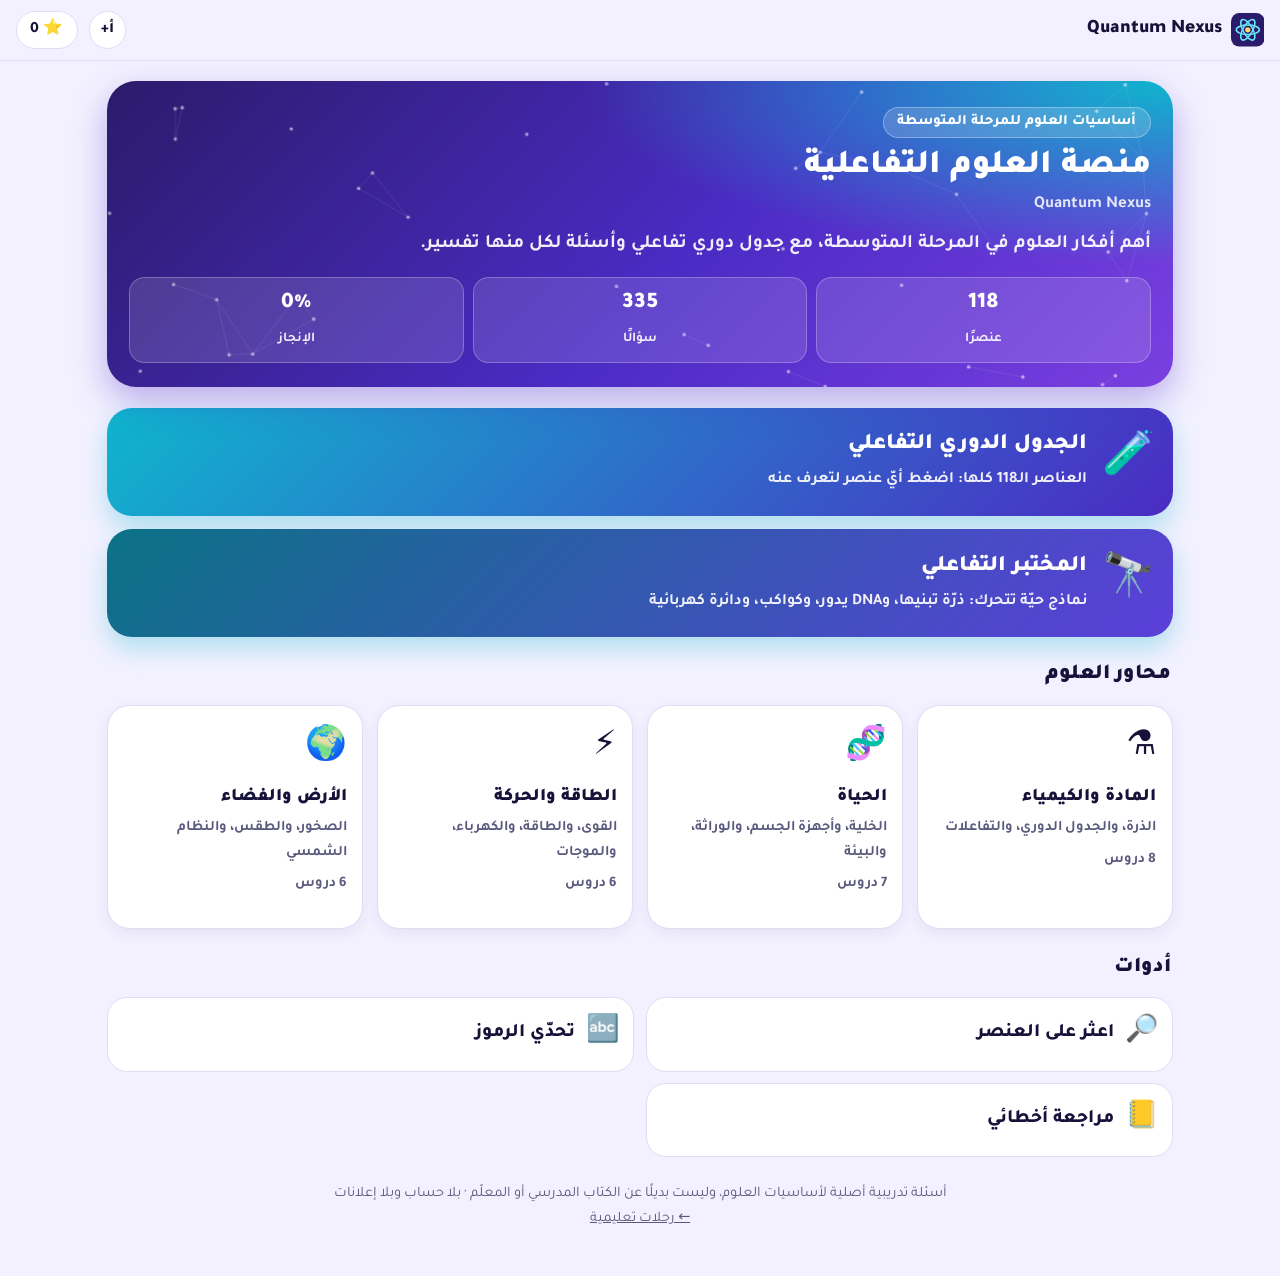
<file: quantum-nexus/index.html>
<!DOCTYPE html>
<html lang="ar" dir="rtl">
<head>
<meta charset="utf-8">
<meta name="viewport" content="width=device-width,initial-scale=1">
<title>منصة العلوم التفاعلية · Quantum Nexus</title>
<meta name="description" content="أساسيات العلوم للمرحلة المتوسطة: الجدول الدوري التفاعلي ودروس وأسئلة مع التفسير.">
<meta name="theme-color" content="#2B1B6B">
<link rel="manifest" href="manifest.webmanifest">
<link rel="icon" href="data:image/svg+xml,<svg xmlns='http://www.w3.org/2000/svg' viewBox='0 0 64 64'><rect width='64' height='64' rx='16' fill='%232B1B6B'/><g fill='none' stroke='%2367E8F9' stroke-width='3'><ellipse cx='32' cy='32' rx='22' ry='9'/><ellipse cx='32' cy='32' rx='22' ry='9' transform='rotate(60 32 32)'/><ellipse cx='32' cy='32' rx='22' ry='9' transform='rotate(120 32 32)'/></g><circle cx='32' cy='32' r='5' fill='%23FFD566'/></svg>">
<link rel="preconnect" href="https://fonts.googleapis.com"><link rel="preconnect" href="https://fonts.gstatic.com" crossorigin>
<link href="https://fonts.googleapis.com/css2?family=Tajawal:wght@400;500;700;800;900&display=swap" rel="stylesheet">
<style>
:root{--ink:#16123A;--ink2:#5B5A7E;--bg:#F3F1FF;--card:#fff;--line:#E0DCF5;--brand:#5B3FD9;--cyan:#0FB5CE;--good:#16A34A;--bad:#E5484D;--gold:#F5B800}
@media (prefers-color-scheme:dark){:root{--ink:#EEEAFF;--ink2:#B3AFD6;--bg:#0D0A24;--card:#1A1540;--line:#2E2860}}
*{box-sizing:border-box}
html,body{margin:0}
body{font-family:Tajawal,system-ui,sans-serif;background:var(--bg);color:var(--ink);line-height:1.7;font-size:17px;-webkit-tap-highlight-color:transparent}
button{font:inherit;color:inherit;cursor:pointer}
.top{position:sticky;top:0;z-index:20;display:flex;align-items:center;gap:10px;padding:10px 14px;background:color-mix(in srgb,var(--bg) 88%,transparent);backdrop-filter:blur(8px);border-bottom:1px solid var(--line)}
.top .brand{font-weight:900;font-size:17px;flex:1;display:flex;align-items:center;gap:8px}
.top .brand svg{width:30px;height:30px}
.pill{border:1px solid var(--line);background:var(--card);border-radius:999px;padding:4px 12px;font-weight:800;font-size:14px}
#back{display:none}
main{max-width:980px;margin:0 auto;padding:14px 14px 40px}
.hero{position:relative;overflow:hidden;border-radius:26px;color:#fff;padding:22px 20px;margin:4px 0 18px;background:radial-gradient(110% 120% at 100% 0%,#0FB5CE 0%,rgba(15,181,206,0) 50%),linear-gradient(135deg,#2B1B6B 0%,#4B2BC4 55%,#7A3FE0 100%);box-shadow:0 12px 30px rgba(75,43,196,.35)}
.hero canvas{position:absolute;inset:0;width:100%;height:100%;opacity:.55}
.hero>*{position:relative}
.kick{display:inline-block;background:rgba(255,255,255,.16);border:1px solid rgba(255,255,255,.3);border-radius:999px;padding:2px 12px;font-size:13px;font-weight:800}
.hero h1{margin:8px 0 2px;font-size:30px;line-height:1.25;font-weight:900}
.hero .en{font-size:15px;font-weight:700;opacity:.85}
.hero p{margin:8px 0 0;font-weight:600;color:rgba(255,255,255,.92)}
.stats{display:grid;grid-template-columns:repeat(3,1fr);gap:8px;margin-top:14px}
.stats div{background:rgba(255,255,255,.13);border:1px solid rgba(255,255,255,.25);border-radius:14px;padding:6px;text-align:center}
.stats b{display:block;font-size:20px;font-weight:900}.stats small{font-size:12px;font-weight:700;opacity:.9}
h2{font-size:19px;font-weight:900;margin:18px 2px 10px}
.big{display:flex;align-items:center;gap:14px;width:100%;text-align:start;padding:16px;border-radius:22px;border:0;color:#fff;background:linear-gradient(135deg,#0FB5CE,#4B2BC4);box-shadow:0 10px 22px rgba(15,181,206,.3)}
.big .ic{font-size:38px;flex:none}.big b{display:block;font-size:20px;font-weight:900}.big small{font-weight:700;opacity:.92}
.grid2{display:grid;grid-template-columns:1fr 1fr;gap:12px}
@media (min-width:720px){.grid2{grid-template-columns:repeat(4,1fr)}}
.strand{display:flex;flex-direction:column;gap:6px;text-align:start;padding:14px;border-radius:20px;border:1px solid var(--line);background:var(--card);box-shadow:0 4px 12px rgba(43,27,107,.07);min-height:130px}
.strand .ic{font-size:30px}.strand b{font-size:16px;font-weight:900;line-height:1.35}.strand small{color:var(--ink2);font-weight:700;font-size:13px}
.strand.soon{opacity:.65;cursor:default}
.bar{height:8px;border-radius:999px;background:var(--line);overflow:hidden}.bar i{display:block;height:100%;background:linear-gradient(90deg,#0FB5CE,#5B3FD9);border-radius:999px}
.tools{display:grid;grid-template-columns:1fr 1fr;gap:10px}
.tool{display:flex;align-items:center;gap:10px;padding:12px;border-radius:18px;border:1px solid var(--line);background:var(--card);font-weight:800;text-align:start}
.tool span{font-size:24px}.tool em{font-style:normal;background:var(--bad);color:#fff;border-radius:999px;padding:0 7px;font-size:12px;margin-inline-start:auto}
.lesson{display:flex;align-items:center;gap:12px;width:100%;text-align:start;padding:12px 14px;border-radius:18px;border:1px solid var(--line);background:var(--card);margin-bottom:10px}
.lesson .ic{font-size:28px;flex:none}.lesson b{display:block;font-size:17px}.lesson small{color:var(--ink2);font-weight:700}
.stars{margin-inline-start:auto;color:var(--gold);font-size:16px;letter-spacing:1px;flex:none}
.card{background:var(--card);border:1px solid var(--line);border-radius:20px;padding:16px;margin-bottom:12px}
.card ul{margin:0;padding-inline-start:20px}.card li{margin:4px 0}
.go{display:block;width:100%;border:0;border-radius:16px;padding:13px;font-weight:900;font-size:17px;color:#fff;background:linear-gradient(135deg,#5B3FD9,#7A3FE0);box-shadow:0 6px 14px rgba(91,63,217,.3);margin-top:10px}
.go.alt{background:var(--card);color:var(--ink);border:1px solid var(--line);box-shadow:none}
.qhead{display:flex;justify-content:space-between;color:var(--ink2);font-weight:800;font-size:14px;margin-bottom:6px}
.q{font-size:19px;font-weight:800;line-height:1.7;margin:6px 0 12px}
.opt{display:block;width:100%;text-align:start;padding:12px 14px;margin-bottom:10px;border-radius:16px;border:2px solid var(--line);background:var(--card);font-weight:700;font-size:17px}
.opt.good{border-color:var(--good);background:color-mix(in srgb,var(--good) 14%,var(--card))}
.opt.bad{border-color:var(--bad);background:color-mix(in srgb,var(--bad) 12%,var(--card))}
.fb{border-radius:16px;padding:12px 14px;margin-top:4px;font-weight:600}
.fb.good{background:color-mix(in srgb,var(--good) 12%,var(--card));border:1px solid var(--good)}
.fb.bad{background:color-mix(in srgb,var(--bad) 10%,var(--card));border:1px solid var(--bad)}
.score{font-size:46px;font-weight:900;text-align:center;margin:6px 0}
.center{text-align:center}
.muted{color:var(--ink2)}
.fine{color:var(--ink2);font-size:14px}
/* الجدول الدوري */
.legend{display:flex;flex-wrap:wrap;gap:6px;margin:8px 0 10px}
.legend button{border:1px solid var(--line);border-radius:999px;padding:2px 10px;font-size:13px;font-weight:800;background:var(--card);display:flex;align-items:center;gap:5px}
.legend button i{width:12px;height:12px;border-radius:4px;display:inline-block}
.legend button.on{outline:2px solid var(--brand)}
.search{width:100%;font:inherit;padding:10px 14px;border-radius:14px;border:1px solid var(--line);background:var(--card);color:var(--ink)}
.ptwrap{overflow-x:auto;padding-bottom:8px;margin:0 -14px;padding-inline:14px;direction:ltr}
.pt{display:grid;grid-template-columns:repeat(18,46px);gap:3px;width:max-content}
.el{width:46px;height:52px;border-radius:8px;border:0;padding:2px;display:flex;flex-direction:column;align-items:center;justify-content:center;line-height:1.05;color:#14102E;position:relative}
.el .n{font-size:9px;font-weight:700;position:absolute;top:2px;left:4px}
.el .s{font-size:17px;font-weight:900;font-family:system-ui,sans-serif}
.el .a{font-size:8.5px;font-weight:700;max-width:44px;overflow:hidden;white-space:nowrap;text-overflow:ellipsis;direction:rtl}
.el.dim{opacity:.18}
.el.gap{background:transparent!important;font-size:10px;color:var(--ink2);font-weight:800}
.c-alkali{background:#FF9AA2}.c-alkaline{background:#FFC48C}.c-trans{background:#FFE08A}.c-post{background:#B5EAD7}.c-metalloid{background:#9DE0E6}.c-nonmetal{background:#A0C4FF}.c-halogen{background:#C3B1FF}.c-noble{background:#FFB3E6}.c-lanth{background:#D4F29A}.c-act{background:#E8C7A0}
.sheet{position:fixed;inset:0;z-index:50;background:rgba(10,8,30,.55);display:flex;align-items:flex-end;justify-content:center}
.sheet>div{background:var(--card);width:100%;max-width:560px;border-radius:24px 24px 0 0;padding:18px 18px 26px;max-height:85vh;overflow:auto}
.elhead{display:flex;align-items:center;gap:14px}
.elbig{width:86px;height:96px;border-radius:16px;display:flex;flex-direction:column;align-items:center;justify-content:center;color:#14102E;flex:none}
.elbig .s{font-size:36px;font-weight:900;font-family:system-ui,sans-serif;line-height:1}.elbig .n{font-weight:800}
.facts{display:grid;grid-template-columns:1fr 1fr;gap:8px;margin-top:12px}
.facts div{border:1px solid var(--line);border-radius:12px;padding:8px}.facts small{display:block;color:var(--ink2);font-weight:700;font-size:12px}.facts b{font-size:16px}
footer{text-align:center;color:var(--ink2);font-size:13px;margin-top:22px}
footer a{color:inherit}
.toast{position:fixed;bottom:18px;left:50%;transform:translateX(-50%);background:#16123A;color:#fff;padding:10px 16px;border-radius:14px;font-weight:800;z-index:60}
@media (prefers-reduced-motion:reduce){.hero canvas{display:none}}
.ctrl{display:grid;gap:8px;margin-bottom:10px}.ctrl>div{display:flex;align-items:center;gap:6px;flex-wrap:wrap;background:var(--card);border:1px solid var(--line);border-radius:16px;padding:8px 12px}
.ctrl button{width:42px;height:42px;border-radius:12px;border:1px solid var(--line);background:var(--bg);color:var(--ink);font-size:22px;font-weight:900}
.ctrl .cnt{margin-inline-start:auto;font-size:20px;font-weight:900;min-width:28px;text-align:center}
.dot{width:24px;height:24px;border-radius:50%;color:#fff;display:inline-flex;align-items:center;justify-content:center;font-weight:900;flex:none}
.pillx{display:inline-flex;align-items:center;gap:5px;border:1px solid var(--line);border-radius:999px;padding:2px 10px;font-size:13px;font-weight:800;background:var(--card)}.pillx i{width:12px;height:12px;border-radius:4px;display:inline-block}
.seg2{display:flex;gap:8px;margin-bottom:10px}.seg2 button{flex:1;padding:10px 6px;border-radius:14px;border:1px solid var(--line);background:var(--card);color:var(--ink);font-weight:800;font-size:14px}
.planets{display:flex;flex-wrap:wrap;gap:6px;margin-bottom:10px}.planets button{display:flex;align-items:center;gap:5px;border:1px solid var(--line);border-radius:999px;padding:5px 11px;background:var(--card);color:var(--ink);font-weight:800;font-size:14px}.planets i{width:12px;height:12px;border-radius:50%}
input[type=range]{accent-color:#5B3FD9;height:32px}
#fs small{font-size:.7em}#fs{padding:4px 10px}.top .brand{white-space:nowrap;min-width:0}
@media (max-width:420px){.bt{display:none}}
.big.lab{background:linear-gradient(135deg,#0B7285,#5B3FD9);margin-top:12px}
.kind{display:flex;flex-direction:column;background:color-mix(in srgb,var(--brand) 10%,var(--card));border:1px solid color-mix(in srgb,var(--brand) 30%,var(--line));border-radius:14px;padding:6px 12px;margin-top:10px;font-weight:900;color:var(--brand)}
@media (prefers-color-scheme:dark){.kind{color:#C9BEFF}}
.kind small{font-weight:700;color:var(--ink2);font-size:13px}
.slots{display:grid;gap:6px;margin-bottom:10px}
.slot{display:flex;align-items:center;gap:10px;min-height:42px;padding:4px 12px;border-radius:14px;border:2px dashed var(--line);background:transparent;font-weight:800;font-size:16px;text-align:start;color:var(--ink)}
.slot.full{border-style:solid;border-color:var(--brand);background:var(--card)}
.slot em{font-style:normal;width:26px;height:26px;border-radius:50%;background:var(--line);display:inline-flex;align-items:center;justify-content:center;flex:none;font-size:14px}
.slot.full em{background:var(--brand);color:#fff}
.slot.good{border-color:var(--good);background:color-mix(in srgb,var(--good) 14%,var(--card))}.slot.bad{border-color:var(--bad);background:color-mix(in srgb,var(--bad) 12%,var(--card))}
.chips{display:flex;flex-wrap:wrap;gap:8px;margin:10px 0 12px;min-height:10px}
.chip{padding:9px 14px;border-radius:999px;border:2px solid var(--line);background:var(--card);font-weight:800;font-size:16px;color:var(--ink)}
.mt{display:grid;grid-template-columns:1fr 1fr;gap:8px;margin-bottom:12px}
.mL,.mR{padding:10px;border-radius:14px;border:2px solid var(--line);background:var(--card);font-weight:800;font-size:15px;line-height:1.45;text-align:start;color:var(--ink);box-shadow:inset -6px 0 0 var(--c)}
.mL.sel{border-color:var(--brand);outline:3px solid color-mix(in srgb,var(--brand) 35%,transparent)}
.mL.on,.mR.on{border-color:var(--c)}
.mL.good{background:color-mix(in srgb,var(--good) 14%,var(--card))}.mL.bad{background:color-mix(in srgb,var(--bad) 12%,var(--card))}
.ans{margin:4px 0 0;padding-inline-start:20px;font-weight:700}
.numrow{display:flex;align-items:center;gap:10px;margin-bottom:12px}
.numin{width:150px;font:inherit;font-size:24px;font-weight:900;text-align:center;padding:8px;border-radius:14px;border:2px solid var(--line);background:var(--card);color:var(--ink)}
.numin:focus{outline:none;border-color:var(--brand)}.numin.good{border-color:var(--good)}.numin.bad{border-color:var(--bad)}
.miniwrap{overflow-x:auto;margin:0 -14px;padding:0 14px 6px}.mini{display:grid;grid-template-columns:repeat(18,32px);gap:3px;width:max-content}
.mc{aspect-ratio:1/1.15;padding:0;border:1px solid var(--line);border-radius:4px;background:var(--card);color:var(--ink);font:800 13px system-ui,sans-serif;display:flex;align-items:center;justify-content:center;min-width:0}
.mc.gapx{border:0;background:transparent;color:var(--ink2)}
.mc.sel{background:var(--brand);color:#fff;border-color:var(--brand)}
.mc.good{background:var(--good);color:#fff;border-color:var(--good)}.mc.bad{background:var(--bad);color:#fff;border-color:var(--bad)}
.nw{white-space:nowrap}</style>
<script src="/count.js" defer></script>
</head>
<body>
<header class="top">
  <button class="pill" id="back" onclick="back()">رجوع</button>
  <div class="brand"><svg viewBox="0 0 64 64" aria-hidden="true"><rect width="64" height="64" rx="16" fill="#2B1B6B"/><g fill="none" stroke="#67E8F9" stroke-width="3"><ellipse cx="32" cy="32" rx="22" ry="9"/><ellipse cx="32" cy="32" rx="22" ry="9" transform="rotate(60 32 32)"/><ellipse cx="32" cy="32" rx="22" ry="9" transform="rotate(120 32 32)"/></g><circle cx="32" cy="32" r="5" fill="#FFD566"/></svg><span class="bt">Quantum Nexus</span></div>
  <button class="pill" id="fs" onclick="fontStep()" aria-label="تكبير الخط أو تصغيره">أ+</button>
  <span class="pill" aria-label="النقاط">⭐ <span id="pts">0</span></span>
</header>
<main id="app"></main>
<script>
const ELEMENTS=[{"z":1,"s":"H","en":"Hydrogen","ar":"هيدروجين","m":1.008,"p":1,"g":1,"c":"nonmetal","st":"gas","r":0,"f":"أخفّ العناصر وأكثرها انتشارًا في الكون، ويدخل في تركيب الماء."},{"z":2,"s":"He","en":"Helium","ar":"هيليوم","m":4.003,"p":1,"g":18,"c":"noble","st":"gas","r":0,"f":"غاز خفيف لا يتفاعل، تُملأ به البالونات الطائرة."},{"z":3,"s":"Li","en":"Lithium","ar":"ليثيوم","m":6.94,"p":2,"g":1,"c":"alkali","st":"solid","r":0,"f":"يُستعمل في بطاريات الجوالات والسيارات الكهربائية."},{"z":4,"s":"Be","en":"Beryllium","ar":"بيريليوم","m":9.012,"p":2,"g":2,"c":"alkaline","st":"solid","r":0,"f":""},{"z":5,"s":"B","en":"Boron","ar":"بورون","m":10.81,"p":2,"g":13,"c":"metalloid","st":"solid","r":0,"f":""},{"z":6,"s":"C","en":"Carbon","ar":"كربون","m":12.011,"p":2,"g":14,"c":"nonmetal","st":"solid","r":0,"f":"أساس مركّبات الكائنات الحية، ومن صوره الألماس والجرافيت."},{"z":7,"s":"N","en":"Nitrogen","ar":"نيتروجين","m":14.007,"p":2,"g":15,"c":"nonmetal","st":"gas","r":0,"f":"يشكّل نحو 78% من الهواء."},{"z":8,"s":"O","en":"Oxygen","ar":"أكسجين","m":15.999,"p":2,"g":16,"c":"nonmetal","st":"gas","r":0,"f":"يشكّل نحو 21% من الهواء، وتحتاجه الكائنات الحية في التنفّس."},{"z":9,"s":"F","en":"Fluorine","ar":"فلور","m":18.998,"p":2,"g":17,"c":"halogen","st":"gas","r":0,"f":"يُضاف مركّب منه (الفلوريد) إلى معاجين الأسنان لحمايتها من التسوّس."},{"z":10,"s":"Ne","en":"Neon","ar":"نيون","m":20.18,"p":2,"g":18,"c":"noble","st":"gas","r":0,"f":"يُستعمل في لافتات الإضاءة الحمراء البرّاقة."},{"z":11,"s":"Na","en":"Sodium","ar":"صوديوم","m":22.99,"p":3,"g":1,"c":"alkali","st":"solid","r":0,"f":"فلز ليّن يتفاعل بشدّة مع الماء، ويكوّن مع الكلور ملح الطعام."},{"z":12,"s":"Mg","en":"Magnesium","ar":"مغنيسيوم","m":24.305,"p":3,"g":2,"c":"alkaline","st":"solid","r":0,"f":"يحترق بلهب أبيض ساطع، ويدخل في تركيب الكلوروفيل في النباتات."},{"z":13,"s":"Al","en":"Aluminum","ar":"ألومنيوم","m":26.982,"p":3,"g":13,"c":"post","st":"solid","r":0,"f":"فلز خفيف يقاوم التآكل، تُصنع منه العلب وأجزاء الطائرات."},{"z":14,"s":"Si","en":"Silicon","ar":"سيليكون","m":28.085,"p":3,"g":14,"c":"metalloid","st":"solid","r":0,"f":"ثاني أكثر العناصر وفرة في القشرة الأرضية، ويُستعمل في رقائق الحواسيب."},{"z":15,"s":"P","en":"Phosphorus","ar":"فوسفور","m":30.974,"p":3,"g":15,"c":"nonmetal","st":"solid","r":0,"f":"يوجد في العظام والأسنان، ويدخل في صناعة الأسمدة وأعواد الثقاب."},{"z":16,"s":"S","en":"Sulfur","ar":"كبريت","m":32.06,"p":3,"g":16,"c":"nonmetal","st":"solid","r":0,"f":"مادة صلبة صفراء، تدخل في صناعة حمض الكبريتيك."},{"z":17,"s":"Cl","en":"Chlorine","ar":"كلور","m":35.45,"p":3,"g":17,"c":"halogen","st":"gas","r":0,"f":"غاز سامّ أصفر مخضرّ، تُستعمل مركّباته في تعقيم مياه الشرب والمسابح."},{"z":18,"s":"Ar","en":"Argon","ar":"أرغون","m":39.95,"p":3,"g":18,"c":"noble","st":"gas","r":0,"f":"أكثر الغازات النبيلة وفرة في الهواء، ويُملأ به بعض المصابيح."},{"z":19,"s":"K","en":"Potassium","ar":"بوتاسيوم","m":39.098,"p":4,"g":1,"c":"alkali","st":"solid","r":0,"f":"ضروري لعمل العضلات والأعصاب، ويوجد في الموز."},{"z":20,"s":"Ca","en":"Calcium","ar":"كالسيوم","m":40.078,"p":4,"g":2,"c":"alkaline","st":"solid","r":0,"f":"يقوّي العظام والأسنان، ويوجد في الحليب ومنتجاته."},{"z":21,"s":"Sc","en":"Scandium","ar":"سكانديوم","m":44.956,"p":4,"g":3,"c":"trans","st":"solid","r":0,"f":""},{"z":22,"s":"Ti","en":"Titanium","ar":"تيتانيوم","m":47.867,"p":4,"g":4,"c":"trans","st":"solid","r":0,"f":"فلز قوي وخفيف، يُستعمل في الطائرات والمفاصل الصناعية."},{"z":23,"s":"V","en":"Vanadium","ar":"فاناديوم","m":50.941,"p":4,"g":5,"c":"trans","st":"solid","r":0,"f":""},{"z":24,"s":"Cr","en":"Chromium","ar":"كروم","m":51.996,"p":4,"g":6,"c":"trans","st":"solid","r":0,"f":""},{"z":25,"s":"Mn","en":"Manganese","ar":"منغنيز","m":54.938,"p":4,"g":7,"c":"trans","st":"solid","r":0,"f":""},{"z":26,"s":"Fe","en":"Iron","ar":"حديد","m":55.845,"p":4,"g":8,"c":"trans","st":"solid","r":0,"f":"أكثر الفلزات استعمالًا، يُصنع منه الفولاذ، ويوجد في هيموجلوبين الدم."},{"z":27,"s":"Co","en":"Cobalt","ar":"كوبالت","m":58.933,"p":4,"g":9,"c":"trans","st":"solid","r":0,"f":""},{"z":28,"s":"Ni","en":"Nickel","ar":"نيكل","m":58.693,"p":4,"g":10,"c":"trans","st":"solid","r":0,"f":"يدخل في صناعة الفولاذ المقاوم للصدأ وبعض العملات المعدنية."},{"z":29,"s":"Cu","en":"Copper","ar":"نحاس","m":63.546,"p":4,"g":11,"c":"trans","st":"solid","r":0,"f":"موصل جيد جدًّا للكهرباء، تُصنع منه الأسلاك الكهربائية."},{"z":30,"s":"Zn","en":"Zinc","ar":"خارصين","m":65.38,"p":4,"g":12,"c":"trans","st":"solid","r":0,"f":"يُغلَّف به الحديد لحمايته من الصدأ، وتُسمّى هذه العملية الجلفنة."},{"z":31,"s":"Ga","en":"Gallium","ar":"غاليوم","m":69.723,"p":4,"g":13,"c":"post","st":"solid","r":0,"f":"ينصهر عند نحو 30 °س، أي يمكن أن يذوب في راحة اليد."},{"z":32,"s":"Ge","en":"Germanium","ar":"جرمانيوم","m":72.63,"p":4,"g":14,"c":"metalloid","st":"solid","r":0,"f":""},{"z":33,"s":"As","en":"Arsenic","ar":"زرنيخ","m":74.922,"p":4,"g":15,"c":"metalloid","st":"solid","r":0,"f":""},{"z":34,"s":"Se","en":"Selenium","ar":"سيلينيوم","m":78.971,"p":4,"g":16,"c":"nonmetal","st":"solid","r":0,"f":""},{"z":35,"s":"Br","en":"Bromine","ar":"بروم","m":79.904,"p":4,"g":17,"c":"halogen","st":"liquid","r":0,"f":"أحد عنصرين فقط يكونان سائلين في درجة حرارة الغرفة."},{"z":36,"s":"Kr","en":"Krypton","ar":"كريبتون","m":83.798,"p":4,"g":18,"c":"noble","st":"gas","r":0,"f":""},{"z":37,"s":"Rb","en":"Rubidium","ar":"روبيديوم","m":85.468,"p":5,"g":1,"c":"alkali","st":"solid","r":0,"f":""},{"z":38,"s":"Sr","en":"Strontium","ar":"سترونشيوم","m":87.62,"p":5,"g":2,"c":"alkaline","st":"solid","r":0,"f":""},{"z":39,"s":"Y","en":"Yttrium","ar":"إتريوم","m":88.906,"p":5,"g":3,"c":"trans","st":"solid","r":0,"f":""},{"z":40,"s":"Zr","en":"Zirconium","ar":"زركونيوم","m":91.224,"p":5,"g":4,"c":"trans","st":"solid","r":0,"f":""},{"z":41,"s":"Nb","en":"Niobium","ar":"نيوبيوم","m":92.906,"p":5,"g":5,"c":"trans","st":"solid","r":0,"f":""},{"z":42,"s":"Mo","en":"Molybdenum","ar":"موليبدنوم","m":95.95,"p":5,"g":6,"c":"trans","st":"solid","r":0,"f":""},{"z":43,"s":"Tc","en":"Technetium","ar":"تكنيشيوم","m":98.0,"p":5,"g":7,"c":"trans","st":"solid","r":1,"f":""},{"z":44,"s":"Ru","en":"Ruthenium","ar":"روثينيوم","m":101.07,"p":5,"g":8,"c":"trans","st":"solid","r":0,"f":""},{"z":45,"s":"Rh","en":"Rhodium","ar":"روديوم","m":102.905,"p":5,"g":9,"c":"trans","st":"solid","r":0,"f":""},{"z":46,"s":"Pd","en":"Palladium","ar":"بلاديوم","m":106.42,"p":5,"g":10,"c":"trans","st":"solid","r":0,"f":""},{"z":47,"s":"Ag","en":"Silver","ar":"فضة","m":107.868,"p":5,"g":11,"c":"trans","st":"solid","r":0,"f":"أفضل العناصر توصيلًا للكهرباء، تُصنع منه الحلي."},{"z":48,"s":"Cd","en":"Cadmium","ar":"كادميوم","m":112.414,"p":5,"g":12,"c":"trans","st":"solid","r":0,"f":""},{"z":49,"s":"In","en":"Indium","ar":"إنديوم","m":114.818,"p":5,"g":13,"c":"post","st":"solid","r":0,"f":""},{"z":50,"s":"Sn","en":"Tin","ar":"قصدير","m":118.71,"p":5,"g":14,"c":"post","st":"solid","r":0,"f":"يُطلى به الحديد في صناعة العلب، ويدخل في سبيكة البرونز."},{"z":51,"s":"Sb","en":"Antimony","ar":"أنتيمون","m":121.76,"p":5,"g":15,"c":"metalloid","st":"solid","r":0,"f":""},{"z":52,"s":"Te","en":"Tellurium","ar":"تيلوريوم","m":127.6,"p":5,"g":16,"c":"metalloid","st":"solid","r":0,"f":""},{"z":53,"s":"I","en":"Iodine","ar":"يود","m":126.904,"p":5,"g":17,"c":"halogen","st":"solid","r":0,"f":"ضروري لعمل الغدة الدرقية، ولذلك يُضاف إلى ملح الطعام."},{"z":54,"s":"Xe","en":"Xenon","ar":"زينون","m":131.293,"p":5,"g":18,"c":"noble","st":"gas","r":0,"f":""},{"z":55,"s":"Cs","en":"Cesium","ar":"سيزيوم","m":132.905,"p":6,"g":1,"c":"alkali","st":"solid","r":0,"f":""},{"z":56,"s":"Ba","en":"Barium","ar":"باريوم","m":137.327,"p":6,"g":2,"c":"alkaline","st":"solid","r":0,"f":""},{"z":57,"s":"La","en":"Lanthanum","ar":"لانثانوم","m":138.905,"p":"la","g":3,"c":"lanth","st":"solid","r":0,"f":""},{"z":58,"s":"Ce","en":"Cerium","ar":"سيريوم","m":140.116,"p":"la","g":4,"c":"lanth","st":"solid","r":0,"f":""},{"z":59,"s":"Pr","en":"Praseodymium","ar":"براسيوديميوم","m":140.908,"p":"la","g":5,"c":"lanth","st":"solid","r":0,"f":""},{"z":60,"s":"Nd","en":"Neodymium","ar":"نيوديميوم","m":144.242,"p":"la","g":6,"c":"lanth","st":"solid","r":0,"f":""},{"z":61,"s":"Pm","en":"Promethium","ar":"بروميثيوم","m":145.0,"p":"la","g":7,"c":"lanth","st":"solid","r":1,"f":""},{"z":62,"s":"Sm","en":"Samarium","ar":"ساماريوم","m":150.36,"p":"la","g":8,"c":"lanth","st":"solid","r":0,"f":""},{"z":63,"s":"Eu","en":"Europium","ar":"يوروبيوم","m":151.964,"p":"la","g":9,"c":"lanth","st":"solid","r":0,"f":""},{"z":64,"s":"Gd","en":"Gadolinium","ar":"غادولينيوم","m":157.25,"p":"la","g":10,"c":"lanth","st":"solid","r":0,"f":""},{"z":65,"s":"Tb","en":"Terbium","ar":"تيربيوم","m":158.925,"p":"la","g":11,"c":"lanth","st":"solid","r":0,"f":""},{"z":66,"s":"Dy","en":"Dysprosium","ar":"ديسبروسيوم","m":162.5,"p":"la","g":12,"c":"lanth","st":"solid","r":0,"f":""},{"z":67,"s":"Ho","en":"Holmium","ar":"هولميوم","m":164.93,"p":"la","g":13,"c":"lanth","st":"solid","r":0,"f":""},{"z":68,"s":"Er","en":"Erbium","ar":"إربيوم","m":167.259,"p":"la","g":14,"c":"lanth","st":"solid","r":0,"f":""},{"z":69,"s":"Tm","en":"Thulium","ar":"ثوليوم","m":168.934,"p":"la","g":15,"c":"lanth","st":"solid","r":0,"f":""},{"z":70,"s":"Yb","en":"Ytterbium","ar":"إتربيوم","m":173.045,"p":"la","g":16,"c":"lanth","st":"solid","r":0,"f":""},{"z":71,"s":"Lu","en":"Lutetium","ar":"لوتيتيوم","m":174.967,"p":"la","g":17,"c":"lanth","st":"solid","r":0,"f":""},{"z":72,"s":"Hf","en":"Hafnium","ar":"هافنيوم","m":178.486,"p":6,"g":4,"c":"trans","st":"solid","r":0,"f":""},{"z":73,"s":"Ta","en":"Tantalum","ar":"تانتالوم","m":180.948,"p":6,"g":5,"c":"trans","st":"solid","r":0,"f":""},{"z":74,"s":"W","en":"Tungsten","ar":"تنغستن","m":183.84,"p":6,"g":6,"c":"trans","st":"solid","r":0,"f":"أعلى الفلزات درجة انصهار، واستُعمل في فتائل المصابيح."},{"z":75,"s":"Re","en":"Rhenium","ar":"رينيوم","m":186.207,"p":6,"g":7,"c":"trans","st":"solid","r":0,"f":""},{"z":76,"s":"Os","en":"Osmium","ar":"أوزميوم","m":190.23,"p":6,"g":8,"c":"trans","st":"solid","r":0,"f":""},{"z":77,"s":"Ir","en":"Iridium","ar":"إيريديوم","m":192.217,"p":6,"g":9,"c":"trans","st":"solid","r":0,"f":""},{"z":78,"s":"Pt","en":"Platinum","ar":"بلاتين","m":195.084,"p":6,"g":10,"c":"trans","st":"solid","r":0,"f":"فلز ثمين يُستعمل في المحوّلات الحفّازة في السيارات."},{"z":79,"s":"Au","en":"Gold","ar":"ذهب","m":196.967,"p":6,"g":11,"c":"trans","st":"solid","r":0,"f":"فلز لا يصدأ، تُصنع منه الحلي والعملات."},{"z":80,"s":"Hg","en":"Mercury","ar":"زئبق","m":200.592,"p":6,"g":12,"c":"trans","st":"liquid","r":0,"f":"الفلز الوحيد السائل في درجة حرارة الغرفة، وهو سامّ."},{"z":81,"s":"Tl","en":"Thallium","ar":"ثاليوم","m":204.38,"p":6,"g":13,"c":"post","st":"solid","r":0,"f":""},{"z":82,"s":"Pb","en":"Lead","ar":"رصاص","m":207.2,"p":6,"g":14,"c":"post","st":"solid","r":0,"f":"فلز ثقيل سامّ، استُعمل قديمًا في الأنابيب والدهانات."},{"z":83,"s":"Bi","en":"Bismuth","ar":"بزموت","m":208.98,"p":6,"g":15,"c":"post","st":"solid","r":0,"f":""},{"z":84,"s":"Po","en":"Polonium","ar":"بولونيوم","m":209.0,"p":6,"g":16,"c":"post","st":"solid","r":1,"f":""},{"z":85,"s":"At","en":"Astatine","ar":"أستاتين","m":210.0,"p":6,"g":17,"c":"halogen","st":"solid","r":1,"f":""},{"z":86,"s":"Rn","en":"Radon","ar":"رادون","m":222.0,"p":6,"g":18,"c":"noble","st":"gas","r":1,"f":"غاز نبيل مشعّ يتسرّب طبيعيًّا من بعض الصخور."},{"z":87,"s":"Fr","en":"Francium","ar":"فرانسيوم","m":223.0,"p":7,"g":1,"c":"alkali","st":"solid","r":1,"f":""},{"z":88,"s":"Ra","en":"Radium","ar":"راديوم","m":226.0,"p":7,"g":2,"c":"alkaline","st":"solid","r":1,"f":""},{"z":89,"s":"Ac","en":"Actinium","ar":"أكتينيوم","m":227.0,"p":"ac","g":3,"c":"act","st":"solid","r":1,"f":""},{"z":90,"s":"Th","en":"Thorium","ar":"ثوريوم","m":232.038,"p":"ac","g":4,"c":"act","st":"solid","r":1,"f":""},{"z":91,"s":"Pa","en":"Protactinium","ar":"بروتكتينيوم","m":231.036,"p":"ac","g":5,"c":"act","st":"solid","r":1,"f":""},{"z":92,"s":"U","en":"Uranium","ar":"يورانيوم","m":238.029,"p":"ac","g":6,"c":"act","st":"solid","r":1,"f":"عنصر مشعّ يُستعمل وقودًا في محطات الطاقة النووية."},{"z":93,"s":"Np","en":"Neptunium","ar":"نبتونيوم","m":237.0,"p":"ac","g":7,"c":"act","st":"solid","r":1,"f":""},{"z":94,"s":"Pu","en":"Plutonium","ar":"بلوتونيوم","m":244.0,"p":"ac","g":8,"c":"act","st":"solid","r":1,"f":""},{"z":95,"s":"Am","en":"Americium","ar":"أمريسيوم","m":243,"p":"ac","g":9,"c":"act","st":"solid","r":1,"f":""},{"z":96,"s":"Cm","en":"Curium","ar":"كوريوم","m":247,"p":"ac","g":10,"c":"act","st":"solid","r":1,"f":""},{"z":97,"s":"Bk","en":"Berkelium","ar":"بركيليوم","m":247,"p":"ac","g":11,"c":"act","st":"solid","r":1,"f":""},{"z":98,"s":"Cf","en":"Californium","ar":"كاليفورنيوم","m":251,"p":"ac","g":12,"c":"act","st":"solid","r":1,"f":""},{"z":99,"s":"Es","en":"Einsteinium","ar":"أينشتاينيوم","m":252,"p":"ac","g":13,"c":"act","st":"solid","r":1,"f":""},{"z":100,"s":"Fm","en":"Fermium","ar":"فيرميوم","m":257,"p":"ac","g":14,"c":"act","st":"solid","r":1,"f":""},{"z":101,"s":"Md","en":"Mendelevium","ar":"مندليفيوم","m":258,"p":"ac","g":15,"c":"act","st":"solid","r":1,"f":""},{"z":102,"s":"No","en":"Nobelium","ar":"نوبليوم","m":259,"p":"ac","g":16,"c":"act","st":"solid","r":1,"f":""},{"z":103,"s":"Lr","en":"Lawrencium","ar":"لورنسيوم","m":262,"p":"ac","g":17,"c":"act","st":"solid","r":1,"f":""},{"z":104,"s":"Rf","en":"Rutherfordium","ar":"رذرفورديوم","m":261,"p":7,"g":4,"c":"trans","st":"unknown","r":1,"f":""},{"z":105,"s":"Db","en":"Dubnium","ar":"دوبنيوم","m":262,"p":7,"g":5,"c":"trans","st":"unknown","r":1,"f":""},{"z":106,"s":"Sg","en":"Seaborgium","ar":"سيبورغيوم","m":266,"p":7,"g":6,"c":"trans","st":"unknown","r":1,"f":""},{"z":107,"s":"Bh","en":"Bohrium","ar":"بوريوم","m":264,"p":7,"g":7,"c":"trans","st":"unknown","r":1,"f":""},{"z":108,"s":"Hs","en":"Hassium","ar":"هاسيوم","m":277,"p":7,"g":8,"c":"trans","st":"unknown","r":1,"f":""},{"z":109,"s":"Mt","en":"Meitnerium","ar":"مايتنريوم","m":268,"p":7,"g":9,"c":"trans","st":"unknown","r":1,"f":""},{"z":110,"s":"Ds","en":"Darmstadtium","ar":"دارمشتاتيوم","m":281,"p":7,"g":10,"c":"trans","st":"unknown","r":1,"f":""},{"z":111,"s":"Rg","en":"Roentgenium","ar":"رونتجينيوم","m":272,"p":7,"g":11,"c":"trans","st":"unknown","r":1,"f":""},{"z":112,"s":"Cn","en":"Copernicium","ar":"كوبرنيسيوم","m":285,"p":7,"g":12,"c":"trans","st":"unknown","r":1,"f":""},{"z":113,"s":"Nh","en":"Nihonium","ar":"نيهونيوم","m":286,"p":7,"g":13,"c":"post","st":"unknown","r":1,"f":""},{"z":114,"s":"Fl","en":"Flerovium","ar":"فليروفيوم","m":289,"p":7,"g":14,"c":"post","st":"unknown","r":1,"f":""},{"z":115,"s":"Mc","en":"Moscovium","ar":"موسكوفيوم","m":289,"p":7,"g":15,"c":"post","st":"unknown","r":1,"f":""},{"z":116,"s":"Lv","en":"Livermorium","ar":"ليفرموريوم","m":293,"p":7,"g":16,"c":"post","st":"unknown","r":1,"f":""},{"z":117,"s":"Ts","en":"Tennessine","ar":"تينيسين","m":294,"p":7,"g":17,"c":"halogen","st":"unknown","r":1,"f":""},{"z":118,"s":"Og","en":"Oganesson","ar":"أوغانيسون","m":294,"p":7,"g":18,"c":"noble","st":"unknown","r":1,"f":""}];
const LESSONS=[{"id":"atom","t":"الذرة ومكوّناتها","e":"⚛️","sum":["الذرة أصغر جزء من العنصر يحمل خصائصه.","تتكوّن الذرة من نواة في المركز، وحولها إلكترونات تتحرك في سحابة إلكترونية.","في النواة بروتونات موجبة الشحنة ونيوترونات متعادلة؛ والإلكترونات سالبة الشحنة.","العدد الذري = عدد البروتونات، وهو الذي يميّز كل عنصر عن غيره.","العدد الكتلي = عدد البروتونات + عدد النيوترونات.","الذرة متعادلة لأن عدد إلكتروناتها يساوي عدد بروتوناتها."],"q":[["ما الجسيم الموجب الشحنة في الذرة؟",["البروتون","الإلكترون","النيوترون","الجزيء"],"البروتون موجب، والإلكترون سالب، والنيوترون متعادل لا شحنة له."],["أين توجد البروتونات والنيوترونات؟",["في النواة","في السحابة الإلكترونية","خارج الذرة","بين الذرات"],"تتجمّع البروتونات والنيوترونات في النواة في مركز الذرة."],["ما شحنة النيوترون؟",["متعادل (لا شحنة له)","موجبة","سالبة","موجبة مرة وسالبة مرة"],"اسمه يدل عليه: النيوترون «محايد» بلا شحنة."],["العدد الذري لعنصر يساوي عدد:",["البروتونات في نواته","النيوترونات في نواته","الذرات في الجزيء","البروتونات والنيوترونات معًا"],"العدد الذري هو عدد البروتونات، ولكل عنصر عدد ذري خاص به."],["ذرة فيها 6 بروتونات و6 نيوترونات. ما عددها الكتلي؟",["12","6","18","0"],"العدد الكتلي = البروتونات + النيوترونات = 6 + 6 = 12."],["ذرة متعادلة فيها 8 بروتونات. كم إلكترونًا فيها؟",["8","16","4","0"],"الذرة المتعادلة: عدد الإلكترونات = عدد البروتونات."],["ذرة عددها الذري 11 وعددها الكتلي 23. كم نيوترونًا في نواتها؟",["12","11","23","34"],"النيوترونات = العدد الكتلي − العدد الذري = 23 − 11 = 12."],["أيّ الجسيمات الآتية أخفّ كتلة بكثير من غيرها؟",["الإلكترون","البروتون","النيوترون","النواة"],"كتلة الإلكترون أصغر بنحو 1800 مرة من كتلة البروتون، لذلك تتركّز كتلة الذرة في النواة."],["ما الذي يميّز ذرة الأكسجين عن ذرة الكربون؟",["عدد البروتونات في النواة","حجم الإلكترون","لون النواة","عدد السحب الإلكترونية"],"لكل عنصر عدد بروتونات خاص به: الكربون 6، والأكسجين 8."],["لماذا تكون الذرة متعادلة كهربائيًّا؟",["لأن عدد إلكتروناتها يساوي عدد بروتوناتها","لأنها لا تحتوي على أيّ شحنات كهربائية","لأن النيوترونات تلغي شحنات البروتونات","لأن نواتها سالبة وإلكتروناتها موجبة"],"الشحنات الموجبة (البروتونات) تساوي الشحنات السالبة (الإلكترونات)، فتتعادل."],["ذرتان لهما العدد الذري نفسه وعددان كتليان مختلفان. ماذا تُسمّيان؟",["نظيرين للعنصر نفسه","عنصرين مختلفين","مركّبين","أيونين موجبين"],"النظائر: ذرات العنصر نفسه تختلف في عدد النيوترونات، فيختلف العدد الكتلي."],["الكربون-14 والكربون-12 يختلفان في عدد:",["النيوترونات","البروتونات","الإلكترونات في الذرة المتعادلة","العدد الذري"],"كلاهما كربون (6 بروتونات)، لكن في الكربون-14 ثمانية نيوترونات وفي الكربون-12 ستة."]],"s":"matter","ix":[{"k":"match","p":"صِل كل جسيم بشحنته.","pairs":[["البروتون","موجبة"],["الإلكترون","سالبة"],["النيوترون","متعادلة (بلا شحنة)"]],"x":"البروتونات موجبة في النواة، والنيوترونات بلا شحنة في النواة، والإلكترونات السالبة تدور حولها."},{"k":"num","p":"ذرة فيها 6 بروتونات و6 نيوترونات و6 إلكترونات. ما عددها الكتلي؟","a":12,"u":"","x":"العدد الكتلي = البروتونات + النيوترونات = 6 + 6 = 12. الإلكترونات لا تُحسب لأن كتلتها صغيرة جدًّا."},{"k":"pt","p":"اضغط على العنصر الذي عدده الذري 8.","z":[8],"x":"العدد الذري 8 هو الأكسجين (O)، في الدورة 2 والمجموعة 16."}]},{"id":"table","t":"العناصر والجدول الدوري","e":"🧪","sum":["العنصر مادة نقية تتكوّن من نوع واحد من الذرات، ولا يمكن تجزئتها إلى مواد أبسط بالطرائق الكيميائية.","يُرتَّب الجدول الدوري الحديث بحسب العدد الذري تصاعديًّا.","الصفوف الأفقية تُسمّى الدورات (7 دورات)، والأعمدة الرأسية تُسمّى المجموعات (18 مجموعة).","عناصر المجموعة الواحدة متشابهة في خصائصها الكيميائية.","لكل عنصر رمز من حرف أو حرفين، الأول كبير دائمًا: O للأكسجين، Na للصوديوم."],"q":[["على أيّ أساس رُتّبت العناصر في الجدول الدوري الحديث؟",["العدد الذري تصاعديًّا","الكتلة الذرية تنازليًّا","الحروف الهجائية لأسمائها","تاريخ اكتشاف كل عنصر"],"رُتّبت بحسب العدد الذري؛ وكان مندليف قد رتّبها قبل ذلك بحسب الكتلة الذرية."],["ماذا تُسمّى الصفوف الأفقية في الجدول الدوري؟",["الدورات","المجموعات","العائلات","الفئات"],"الأفقية دورات، والرأسية مجموعات أو عائلات."],["كم مجموعة في الجدول الدوري الحديث؟",["18","7","8","118"],"في الجدول 18 مجموعة (عمودًا) و7 دورات (صفوف)."],["بماذا تتشابه عناصر المجموعة الواحدة؟",["خصائصها الكيميائية","كتلتها الذرية","لونها دائمًا","عدد نيوتروناتها"],"عناصر المجموعة الواحدة لها سلوك كيميائي متشابه."],["ما رمز عنصر الصوديوم؟",["Na","S","So","Sd"],"Na من اسمه اللاتيني Natrium."],["ما رمز عنصر الحديد؟",["Fe","I","Ir","H"],"Fe من اسمه اللاتيني Ferrum. أما I فرمز اليود."],["أيّ رمز مكتوب بطريقة صحيحة؟",["Ca","CA","ca","cA"],"الحرف الأول كبير والثاني صغير دائمًا."],["ما العنصر الذي عدده الذري 1؟",["الهيدروجين","الهيليوم","الأكسجين","الكربون"],"الهيدروجين أول عناصر الجدول وأخفّها."],["أيّ مما يأتي عنصر؟",["النحاس","الماء","ملح الطعام","الهواء"],"النحاس عنصر؛ الماء والملح مركّبان، والهواء مخلوط."],["من العالِم الذي وضع أول جدول دوري ناجح وترك فيه فراغات لعناصر لم تُكتشف بعد؟",["مندليف","نيوتن","دالتون","أينشتاين"],"رتّب مندليف العناصر عام 1869م وتنبّأ بخصائص عناصر لم تكن معروفة."],["إلى أيّ مجموعة ينتمي الهيليوم والنيون والأرغون؟",["الغازات النبيلة","الفلزات القلوية","الهالوجينات","الفلزات الانتقالية"],"الغازات النبيلة في المجموعة 18، وهي لا تكاد تتفاعل."],["أيّ الهالوجينات الآتية سائل في درجة حرارة الغرفة؟",["البروم","الكلور","الفلور","اليود"],"البروم سائل بنّي محمرّ؛ الفلور والكلور غازان، واليود صلب."]],"s":"matter","ix":[{"k":"order","p":"رتّب هذه العناصر بحسب العدد الذري تصاعديًّا.","items":["الهيدروجين (H)","الهيليوم (He)","الكربون (C)","الأكسجين (O)"],"x":"أعدادها الذرية: H = 1، He = 2، C = 6، O = 8."},{"k":"pt","p":"اضغط على أيّ عنصر من الغازات النبيلة.","c":"noble","x":"الغازات النبيلة في المجموعة 18، آخر عمود في الجدول: He وNe وAr وKr وXe وRn وOg."},{"k":"pt","p":"اضغط على العنصر الموجود في الدورة 3 والمجموعة 1.","z":[11],"x":"هو الصوديوم (Na): الدورة 3 هي الصف الثالث، والمجموعة 1 هي العمود الأول."}]},{"id":"metals","t":"الفلزات واللافلزات وأشباه الفلزات","e":"🔩","sum":["الفلزات لامعة، جيدة التوصيل للحرارة والكهرباء، قابلة للطرق والسحب، ومعظمها صلب.","تقع الفلزات في يسار الجدول ووسطه، وهي أكثر العناصر عددًا.","اللافلزات غالبًا غير لامعة، رديئة التوصيل، والصلبة منها هشّة؛ وتقع في يمين الجدول.","أشباه الفلزات لها خصائص بين الفلزات واللافلزات، مثل السيليكون المستعمل في الإلكترونيات.","الزئبق فلز سائل في درجة حرارة الغرفة."],"q":[["أيّ الخصائص الآتية من خصائص الفلزات؟",["جيدة التوصيل للكهرباء","هشّة تتكسّر بسهولة","رديئة التوصيل للحرارة","غير لامعة"],"الفلزات موصلة جيدة للحرارة والكهرباء ولامعة وقابلة للطرق."],["لماذا تُصنع الأسلاك الكهربائية من النحاس؟",["لأنه موصل جيد للكهرباء ويمكن سحبه أسلاكًا","لأنه عازل جيد يمنع مرور الكهرباء","لأنه هشّ يسهل تكسيره قطعًا صغيرة","لأنه أخفّ الفلزات وأرخصها على الإطلاق"],"النحاس فلز جيد التوصيل وقابل للسحب."],["ما معنى أن الفلز «قابل للطرق»؟",["يمكن تشكيله صفائح بالطرق دون أن ينكسر","أنه يتفتّت قطعًا صغيرة إذا طُرق","أنه يذوب في الماء عند الطرق عليه","أنه يصدر صوتًا عاليًا فقط عند طرقه"],"قابلية الطرق: تشكيل الفلز صفائح رقيقة، مثل ورق الألومنيوم."],["أين تقع معظم اللافلزات في الجدول الدوري؟",["في الجهة اليمنى","في الجهة اليسرى","في الوسط","أسفل الجدول"],"اللافلزات في الجهة اليمنى العليا، والفلزات يسار الجدول ووسطه."],["أيّ العناصر الآتية لافلز؟",["الكبريت","الحديد","الذهب","الصوديوم"],"الكبريت لافلز أصفر هشّ؛ والبقية فلزات."],["أيّ الفلزات الآتية سائل في درجة حرارة الغرفة؟",["الزئبق","الحديد","النحاس","الألومنيوم"],"الزئبق الفلز الوحيد السائل في درجة حرارة الغرفة."],["أيّ العناصر الآتية من أشباه الفلزات؟",["السيليكون","الأكسجين","الفضة","الكالسيوم"],"السيليكون شبه فلز، ويُستعمل في رقائق الحواسيب والخلايا الشمسية."],["لماذا يُستعمل السيليكون في صناعة الإلكترونيات؟",["لأنه شبه موصل يمكن التحكم في توصيله","لأنه أفضل موصل للكهرباء بين العناصر","لأنه عازل تمامًا لا يمرّر أيّ تيار","لأنه سائل يسهل صبّه في القوالب"],"أشباه الفلزات توصل الكهرباء توصيلًا متوسطًا يمكن التحكم فيه."],["قطعة كبريت صفراء ضُربت بالمطرقة فتفتّتت. ماذا تدلّ هذه الخاصية؟",["أن الكبريت لافلز هشّ","أن الكبريت فلز","أن الكبريت قابل للطرق","أن الكبريت موصل جيد"],"الهشاشة من خصائص اللافلزات الصلبة."],["ما أكثر أنواع العناصر عددًا في الجدول الدوري؟",["الفلزات","اللافلزات","أشباه الفلزات","الغازات النبيلة"],"الفلزات تشغل معظم الجدول الدوري."]],"s":"matter","ix":[{"k":"pt","p":"اضغط على أيّ عنصر من أشباه الفلزات.","c":"metalloid","x":"أشباه الفلزات تقع على الخط المتدرّج بين الفلزات واللافلزات: B وSi وGe وAs وSb وTe."},{"k":"match","p":"صِل كل فلز باستعمال شائع له.","pairs":[["النحاس","الأسلاك الكهربائية"],["الألومنيوم","علب المشروبات وهياكل الطائرات"],["الذهب","المجوهرات"],["الحديد","صناعة الفولاذ للمباني"]],"x":"النحاس موصل جيد، والألومنيوم خفيف لا يصدأ بسهولة، والذهب لامع لا يتآكل، والحديد قوي ويُصنع منه الفولاذ."}]},{"id":"mix","t":"المركّبات والمخاليط","e":"🥤","sum":["المركّب مادة نقية تتكوّن من عنصرين أو أكثر متّحدين كيميائيًّا بنسب ثابتة، مثل الماء H₂O.","خصائص المركّب تختلف عن خصائص العناصر المكوّنة له.","المخلوط مادتان أو أكثر ممتزجتان دون اتحاد كيميائي، ويمكن فصلهما بطرائق فيزيائية.","المخلوط المتجانس (المحلول) مكوّناته لا تُرى منفصلة، مثل ماء السكر.","المخلوط غير المتجانس مكوّناته تُرى منفصلة، مثل الرمل والحصى.","من طرائق الفصل: الترشيح، والتبخير، والتقطير، والجذب بالمغناطيس."],"q":[["أيّ مما يأتي مركّب؟",["الماء","الأكسجين","الهواء","ماء البحر"],"الماء مركّب من الهيدروجين والأكسجين متّحدين كيميائيًّا."],["أيّ مما يأتي مخلوط؟",["الهواء","ثاني أكسيد الكربون","الحديد","ملح الطعام"],"الهواء مخلوط من غازات أهمها النيتروجين والأكسجين."],["كم ذرة هيدروجين في جزيء الماء H₂O؟",["2","1","3","0"],"الرقم الصغير 2 بعد H يعني ذرتين من الهيدروجين، مع ذرة أكسجين واحدة."],["الصوديوم فلز نشط، والكلور غاز سامّ؛ واتحادهما ينتج ملح الطعام. ماذا نستنتج؟",["خصائص المركّب تختلف عن خصائص عناصره","المركّب له خصائص عناصره نفسها","ملح الطعام سامّ","ملح الطعام مخلوط"],"عند الاتحاد الكيميائي تنتج مادة جديدة بخصائص جديدة."],["ماء مذاب فيه سكر حتى لم يعد السكر يُرى. ما نوع هذا المخلوط؟",["مخلوط متجانس (محلول)","مخلوط غير متجانس","مركّب","عنصر"],"المحلول مخلوط متجانس لا تُرى مكوّناته منفصلة."],["أيّ مما يأتي مخلوط غير متجانس؟",["الرمل والحصى","ماء السكر","الهواء النقي","الخلّ"],"في الرمل والحصى يمكن رؤية المكوّنات منفصلة."],["ما أنسب طريقة لفصل برادة الحديد عن الرمل؟",["المغناطيس","الترشيح","التبخير","التقطير"],"المغناطيس يجذب الحديد ولا يجذب الرمل."],["كيف نحصل على الملح من ماء مالح؟",["بالتبخير","بالمغناطيس","بالغربال","بالترشيح فقط"],"عند تبخير الماء يبقى الملح."],["ما أنسب طريقة لفصل الرمل عن الماء؟",["الترشيح","التبخير فقط","المغناطيس","الطرق"],"ورقة الترشيح تحجز الرمل ويمرّ الماء."],["ما الفرق الأساسي بين المركّب والمخلوط؟",["مكوّنات المركّب متّحدة كيميائيًّا بنسب ثابتة","المخلوط له صيغة كيميائية ثابتة دائمًا","مكوّنات المركّب تُفصل بالترشيح بسهولة","لا فرق بينهما إلا في اللون والرائحة"],"المركّب اتحاد كيميائي بنسب ثابتة، والمخلوط امتزاج فيزيائي بنسب متغيّرة."],["ما الطريقة المستعملة للحصول على ماء نقي من ماء البحر بتسخينه ثم تكثيف بخاره؟",["التقطير","الترشيح","المغناطيس","الترسيب"],"التقطير: تبخير السائل ثم تكثيف البخار في وعاء آخر."],["صيغة ثاني أكسيد الكربون CO₂. ما العناصر المكوّنة له؟",["الكربون والأكسجين","الكالسيوم والأكسجين","الكوبالت فقط","الكربون والكلور"],"C للكربون وO للأكسجين: ذرة كربون وذرتا أكسجين."]],"s":"matter","ix":[{"k":"match","p":"صِل كل مخلوط بأنسب طريقة لفصله.","pairs":[["ملح ذائب في ماء","التبخير"],["رمل وماء","الترشيح"],["برادة حديد ورمل","المغناطيس"]],"x":"التبخير يترك الملح، والترشيح يحجز الرمل، والمغناطيس يجذب الحديد فقط."}]},{"id":"states","t":"حالات المادة وتحوّلاتها","e":"🧊","sum":["للمادة ثلاث حالات شائعة: صلبة، وسائلة، وغازية.","الصلب له شكل وحجم ثابتان؛ والسائل حجمه ثابت ويأخذ شكل الإناء؛ والغاز يملأ الإناء كله.","تتحرك الجسيمات أسرع كلما ارتفعت درجة الحرارة.","الانصهار: صلب ← سائل. التجمّد: سائل ← صلب. التبخّر: سائل ← غاز. التكثّف: غاز ← سائل.","يغلي الماء النقي عند 100 °س ويتجمّد عند 0 °س عند مستوى سطح البحر."],"q":[["أيّ حالة للمادة لها شكل ثابت وحجم ثابت؟",["الصلبة","السائلة","الغازية","كل الحالات"],"جسيمات الصلب متقاربة جدًّا وتهتز في أماكنها، فيبقى شكله وحجمه ثابتين."],["ماذا يحدث للسائل عند نقله من كأس إلى صحن؟",["يأخذ شكل الصحن ويبقى حجمه ثابتًا","يتغيّر حجمه وشكله معًا","يبقى شكله شكل الكأس نفسه","يتحوّل إلى غاز بمجرد نقله"],"السائل حجمه ثابت، لكنه يأخذ شكل الإناء."],["ما الحالة التي تنتشر فيها الجسيمات لتملأ الإناء كله؟",["الغازية","الصلبة","السائلة","لا توجد"],"جسيمات الغاز متباعدة وسريعة، فتملأ أيّ إناء توضع فيه."],["ما اسم تحوّل الماء من سائل إلى بخار؟",["التبخّر","التكثّف","التجمّد","الانصهار"],"التبخّر: تحوّل السائل إلى غاز."],["قطرات ماء تتكوّن على كأس عصير بارد. ما اسم هذا التحوّل؟",["التكثّف","التبخّر","الانصهار","التسامي"],"بخار الماء في الهواء يبرد عند الكأس فيتكثّف قطرات."],["قطعة جليد تُركت في الشمس فصارت ماءً. ما اسم هذا التحوّل؟",["الانصهار","التجمّد","التكثّف","التبخّر"],"الانصهار تحوّل الصلب إلى سائل بالتسخين."],["ماذا يحدث لحركة الجسيمات عند تسخين المادة؟",["تزداد سرعتها","تقلّ سرعتها","تتوقّف","لا تتغيّر"],"الحرارة تزيد طاقة الجسيمات فتتحرك أسرع."],["عند أيّ درجة حرارة يغلي الماء النقي عند مستوى سطح البحر؟",["100 °س","0 °س","50 °س","37 °س"],"درجة غليان الماء النقي <span class=\"nw\">100 °س</span> عند مستوى سطح البحر."],["ما الحالة التي تكون فيها الجسيمات أكثر تقاربًا؟",["الصلبة","السائلة","الغازية","كلها متساوية"],"في الصلب الجسيمات متراصّة؛ وفي الغاز متباعدة جدًّا."],["ما اسم تحوّل السائل إلى صلب عند التبريد؟",["التجمّد","الانصهار","التبخّر","الغليان"],"التجمّد عكس الانصهار."],["مكعّب ثلج جافّ (ثاني أكسيد الكربون الصلب) يتحوّل مباشرة إلى غاز. ما اسم هذا التحوّل؟",["التسامي","الانصهار","التكثّف","التجمّد"],"التسامي: تحوّل الصلب إلى غاز مباشرة دون المرور بالحالة السائلة."],["لماذا يمكن ضغط الغاز في أسطوانة، ولا يمكن ضغط الصلب بسهولة؟",["لأن بين جسيمات الغاز فراغات كبيرة","لأن جسيمات الغاز أثقل من جسيمات الصلب","لأن جسيمات الصلب متباعدة جدًّا","لأن الغاز ليس مادة فلا يشغل حيّزًا"],"الفراغات الكبيرة بين جسيمات الغاز تسمح بتقريبها بالضغط."]],"s":"matter","ix":[{"k":"match","p":"صِل كل عملية بالتغيّر الذي تصفه.","pairs":[["الانصهار","من صلب إلى سائل"],["التجمّد","من سائل إلى صلب"],["التبخّر","من سائل إلى غاز"],["التكثّف","من غاز إلى سائل"]],"x":"الانصهار والتبخّر يحتاجان إلى حرارة، أما التجمّد والتكثّف فيحدثان عند فقد الحرارة."},{"k":"order","p":"رتّب حالات الماء من الأبطأ حركةً لجسيماتها إلى الأسرع.","items":["الجليد","الماء السائل","بخار الماء"],"x":"جسيمات الجليد تهتز في أماكنها، وجسيمات الماء تنزلق، وجسيمات البخار سريعة ومتباعدة. جرّبها في «حالات المادة» في المختبر."}]},{"id":"changes","t":"التغيّرات الفيزيائية والكيميائية","e":"🔥","sum":["التغيّر الفيزيائي يغيّر شكل المادة أو حالتها دون أن تتكوّن مادة جديدة، مثل تقطيع الورق وانصهار الجليد.","التغيّر الكيميائي تنتج عنه مادة جديدة بخصائص جديدة، مثل احتراق الخشب وصدأ الحديد.","من علامات التغيّر الكيميائي: تغيّر اللون، أو تصاعد غاز، أو انطلاق ضوء أو حرارة، أو تكوّن راسب.","الخاصية الفيزيائية تُقاس دون تغيير المادة (اللون، الكثافة، درجة الغليان)؛ والخاصية الكيميائية تظهر عند تفاعلها (القابلية للاشتعال، الصدأ)."],"q":[["أيّ مما يأتي تغيّر كيميائي؟",["احتراق الخشب","انصهار الجليد","تقطيع الورق","ذوبان السكر في الماء"],"الاحتراق ينتج رمادًا وغازات جديدة."],["أيّ مما يأتي تغيّر فيزيائي؟",["تكسير الزجاج","صدأ الحديد","طهي البيض","تعفّن الفاكهة"],"الزجاج المكسور ما زال زجاجًا؛ لم تتكوّن مادة جديدة."],["ما الذي يدلّ على حدوث تغيّر كيميائي؟",["تصاعد غاز وتغيّر في اللون","تغيّر شكل المادة فقط","تغيّر حجمها فقط","انتقالها من مكان إلى آخر"],"تصاعد الغاز وتغيّر اللون من علامات تكوّن مادة جديدة."],["صدأ الحديد تغيّر:",["كيميائي، لأن مادة جديدة (الصدأ) تكوّنت","فيزيائي، لأن الحديد بقي حديدًا","فيزيائي، لأنه تغيّر في اللون فقط","لا يُعدّ تغيّرًا"],"الصدأ مادة جديدة تتكوّن من تفاعل الحديد مع الأكسجين والماء."],["أيّ مما يأتي خاصية كيميائية؟",["قابلية الاشتعال","اللون","الكثافة","درجة الغليان"],"قابلية الاشتعال لا تظهر إلا عند تفاعل المادة."],["أيّ مما يأتي خاصية فيزيائية؟",["درجة الانصهار","القابلية للصدأ","القابلية للاحتراق","التفاعل مع الحمض"],"درجة الانصهار تُقاس دون أن تتكوّن مادة جديدة."],["خُلط الخلّ بصودا الخبز فظهرت فقاعات كثيرة. ماذا تدلّ الفقاعات؟",["تكوّن غاز جديد في تغيّر كيميائي","تبخّر الخلّ في تغيّر فيزيائي","ذوبان الصودا في الخلّ فقط","دخول الهواء إلى المخلوط عند تحريكه"],"الفقاعات غاز ثاني أكسيد الكربون الناتج عن التفاعل."],["لماذا يُعدّ ذوبان الملح في الماء تغيّرًا فيزيائيًّا؟",["لأن الملح يمكن استرجاعه بتبخير الماء","لأن مادة جديدة تتكوّن في الماء","لأن الملح يختفي تمامًا ولا يعود","لأن لون الماء يتغيّر بعد الذوبان"],"لم تتكوّن مادة جديدة، والملح يعود بالتبخير."],["أيّ مما يأتي تغيّر كيميائي يحدث في المطبخ؟",["خَبز الكعكة","تقطيع الخضار","غليان الماء","تجميد العصير"],"الخَبز يكوّن مواد جديدة لا يمكن إرجاعها إلى مكوّناتها."],["انطلاق ضوء وحرارة عند إشعال عود الثقاب يدلّ على:",["تغيّر كيميائي","تغيّر فيزيائي","تغيّر في الحالة فقط","لا شيء"],"انطلاق الضوء والحرارة من علامات التفاعل الكيميائي."]],"s":"matter","ix":[{"k":"num","p":"سخّنّا 50 غرامًا من الجليد في كيس مغلق حتى انصهر كله. كم غرامًا كتلة الماء الناتج؟","a":50,"u":"غرامًا","x":"الانصهار تغيّر فيزيائي، والكتلة لا تتغيّر: 50 غرامًا من الجليد تصبح 50 غرامًا من الماء."}]},{"id":"reactions","t":"التفاعلات الكيميائية والمعادلات","e":"⚗️","sum":["التفاعل الكيميائي: مواد متفاعلة تتحوّل إلى مواد ناتجة جديدة.","تُكتب المعادلة الكيميائية: المتفاعلات ← النواتج، مثل: 2H₂ + O₂ ← 2H₂O.","قانون حفظ الكتلة: كتلة المواد المتفاعلة = كتلة المواد الناتجة؛ فالذرات لا تُفنى ولا تُستحدث، بل يُعاد ترتيبها.","التفاعل الطارد للحرارة يطلق حرارة (مثل الاحتراق)، والماص للحرارة يمتصّها (مثل كمادات التبريد الفورية).","تزداد سرعة التفاعل برفع درجة الحرارة، وزيادة التركيز، وتجزئة المادة، واستعمال العامل المحفّز."],"q":[["ماذا تُسمّى المواد التي نبدأ بها التفاعل؟",["المتفاعلات","النواتج","المحفّزات","المخاليط"],"المتفاعلات تُكتب يسار السهم في المعادلة، والنواتج بعده."],["في المعادلة: C + O₂ ← CO₂ ، ما الناتج؟",["CO₂","C","O₂","C و O₂"],"الناتج ما يأتي بعد السهم."],["تفاعلت 10 غرامات من مواد، فكم غرامًا كتلة النواتج في وعاء مغلق؟",["10 غرامات","أقل من 10 غرامات","أكثر من 10 غرامات","صفر"],"قانون حفظ الكتلة: كتلة النواتج = كتلة المتفاعلات."],["ما الذي يحدث للذرات في التفاعل الكيميائي؟",["يُعاد ترتيبها لتكوّن مواد جديدة","تُفنى بعض الذرات وتختفي","تُستحدث ذرات جديدة لم تكن موجودة","تتحوّل ذرات كل عنصر إلى عنصر آخر"],"الذرات نفسها تبقى، لكنها ترتبط بطريقة جديدة."],["احتراق الوقود يطلق حرارة. ما نوع هذا التفاعل؟",["طارد للحرارة","ماص للحرارة","فيزيائي","لا يُعدّ تفاعلًا"],"التفاعل الطارد يطلق الحرارة إلى المحيط."],["كمّادة تبريد فورية تبرد عند الضغط عليها. ما نوع التفاعل داخلها؟",["ماص للحرارة","طارد للحرارة","احتراق","تكثّف"],"التفاعل يمتصّ الحرارة من المحيط فنشعر بالبرودة."],["لماذا يذوب قرص فوّار مطحون أسرع من قرص كامل؟",["لأن تجزئة المادة تزيد مساحة السطح فتزيد سرعة التفاعل","لأن المسحوق أثقل من القرص فيغوص بسرعة","لأن القرص الكامل لا يتفاعل مع الماء أبدًا","لأن طحن القرص يبرّد الماء فيزيد سرعة التفاعل"],"كلما زادت مساحة السطح المعرّضة للتفاعل زادت سرعته."],["ما دور العامل المحفّز في التفاعل؟",["يزيد سرعة التفاعل دون أن يُستهلك","يُبطئ التفاعل دائمًا ويُستهلك فيه","يتحوّل إلى أحد نواتج التفاعل","يوقف التفاعل تمامًا عند إضافته"],"المحفّز يسرّع التفاعل ويبقى في نهايته كما هو."],["لماذا نحفظ الطعام في الثلاجة؟",["لأن خفض الحرارة يُبطئ التفاعلات التي تفسده","لأن البرودة تزيد سرعة التفاعلات فيه","لأن الثلاجة تقتل كل الجراثيم تمامًا","لأن الطعام يتحوّل إلى عنصر لا يفسد"],"انخفاض درجة الحرارة يقلّل سرعة التفاعلات الكيميائية."],["في المعادلة الموزونة 2H₂ + O₂ ← 2H₂O ، كم ذرة أكسجين في النواتج؟",["2","1","4","3"],"2H₂O فيها جزيئان، في كل منهما ذرة أكسجين واحدة: المجموع 2، وهو يساوي ما في O₂."]],"s":"matter","ix":[{"k":"num","p":"تفاعل 4 غرامات من الهيدروجين مع 32 غرامًا من الأكسجين تفاعلًا تامًّا فتكوّن الماء فقط. ما كتلة الماء الناتج؟","a":36,"u":"غرامًا","x":"قانون حفظ الكتلة: كتلة النواتج = كتلة المتفاعلات = 4 + 32 = 36 غرامًا."},{"k":"pt","p":"ملح الطعام مركّب من الصوديوم والكلور. اضغط على الكلور.","z":[17],"x":"الكلور (Cl) عدده الذري 17، وهو من الهالوجينات في المجموعة 17."}]},{"id":"acids","t":"الأحماض والقواعد","e":"🍋","sum":["الأحماض طعمها لاذع، وتُحمّر ورق تبّاع الشمس الأزرق، مثل الخلّ وعصير الليمون.","القواعد طعمها مرّ وملمسها زلق، وتُزرّق ورق تبّاع الشمس الأحمر، مثل الصابون.","مقياس pH من 0 إلى 14: أقل من 7 حمضي، و7 متعادل، وأكثر من 7 قاعدي.","التعادل: يتفاعل الحمض مع القاعدة فينتج ملح وماء.","تنبيه: لا نتذوّق ولا نلمس المواد في المختبر؛ فالأحماض والقواعد القوية تحرق الجلد."],"q":[["أيّ المواد الآتية حمضية؟",["عصير الليمون","الصابون","معجون الأسنان","مسحوق الغسيل"],"عصير الليمون فيه حمض الستريك."],["أيّ المواد الآتية قاعدية؟",["الصابون","الخلّ","عصير البرتقال","الحليب الحامض"],"الصابون مادة قاعدية ملمسها زلق."],["ماذا يحدث لورق تبّاع الشمس الأزرق في محلول حمضي؟",["يتحوّل إلى اللون الأحمر","يبقى أزرق","يتحوّل إلى الأخضر","يذوب في المحلول"],"الأحماض تُحمّر ورق تبّاع الشمس الأزرق."],["محلول قيمة pH له 7. ما نوعه؟",["متعادل","حمضي","قاعدي","حمضي قوي"],"القيمة 7 تعني التعادل، مثل الماء النقي."],["محلول قيمة pH له 2. ما نوعه؟",["حمضي","قاعدي","متعادل","لا يمكن معرفته"],"أقل من 7 حمضي، وكلما صغر الرقم زادت الحمضية."],["أيّ قيمة pH تدلّ على أقوى قاعدة؟",["13","8","7","3"],"أكثر من 7 قاعدي، وكلما كبر الرقم زادت القاعدية."],["ماذا ينتج عن تفاعل حمض مع قاعدة؟",["ملح وماء","غاز الأكسجين فقط","حمض أقوى","فلز"],"تفاعل التعادل ينتج ملحًا وماءً."],["لماذا يتناول بعض الناس مضادّ الحموضة عند حرقة المعدة؟",["لأنه قاعدة تعادل حمض المعدة الزائد","لأنه حمض يزيد حموضة المعدة","لأنه يقتل كل البكتيريا في المعدة","لأنه سكّر يمنح الجسم طاقة سريعة"],"مضادّ الحموضة قاعدة ضعيفة تعادل جزءًا من الحمض."],["ما الطريقة الآمنة لمعرفة هل المحلول حمضي أو قاعدي في المختبر؟",["استعمال كاشف مثل ورق تبّاع الشمس","تذوّق قطرة صغيرة منه بحذر","لمسه بطرف الإصبع لمعرفة ملمسه","شمّه عن قرب لمعرفة رائحته"],"لا نتذوّق ولا نلمس مواد المختبر؛ نستعمل الكواشف."],["أيّ مما يأتي من صفات القواعد؟",["ملمسها زلق وتُزرّق ورق تبّاع الشمس الأحمر","طعمها لاذع وتُحمّر ورق تبّاع الشمس الأزرق","قيمة pH لها أقل من 7","توجد في الليمون"],"هذه صفات القواعد؛ والبقية صفات الأحماض."],["قيمة pH للماء النقي تساوي تقريبًا:",["7","0","14","1"],"الماء النقي متعادل، وقيمة pH له نحو 7."],["الخلّ يحتوي على:",["حمض الأسيتيك","حمض الكبريتيك","هيدروكسيد الصوديوم","الأمونيا"],"الخلّ محلول مخفّف من حمض الأسيتيك (الخليك)."]],"s":"matter","ix":[{"k":"order","p":"رتّب هذه المواد من الأكثر حمضية إلى الأكثر قاعدية.","items":["عصير الليمون (pH = 2)","القهوة (pH = 5)","الماء النقي (pH = 7)","منظِّف قوي (pH = 12)"],"x":"كلما قلّ الرقم كانت المادة أكثر حمضية، و7 متعادل، وكلما زاد عن 7 كانت أكثر قاعدية."}]},{"id":"cell","t":"الخلية: وحدة بناء الحياة","e":"🔬","sum":["الخلية أصغر وحدة تقوم بجميع وظائف الحياة، وكل المخلوقات الحية تتكوّن من خلية أو أكثر.","الغشاء البلازمي يحيط بالخلية وينظّم دخول المواد وخروجها.","النواة تتحكم في أنشطة الخلية وتحتوي على المادة الوراثية (DNA).","الميتوكوندريا تُطلق الطاقة من الغذاء، والبلاستيدات الخضراء في النبات تقوم بالبناء الضوئي.","تتميّز الخلية النباتية بجدار خلوي وبلاستيدات خضراء وفجوة عصارية كبيرة.","الخلايا المتشابهة تكوّن نسيجًا، والأنسجة تكوّن عضوًا، والأعضاء تكوّن جهازًا."],"q":[["ما أصغر وحدة تقوم بجميع وظائف الحياة؟",["الخلية","الذرة","النسيج","العضو"],"الخلية هي وحدة البناء والوظيفة في كل المخلوقات الحية."],["أيّ جزء يتحكم في أنشطة الخلية ويحتوي على المادة الوراثية؟",["النواة","الغشاء البلازمي","السيتوبلازم","الفجوة"],"النواة مركز التحكم، وفيها DNA."],["ما وظيفة الغشاء البلازمي؟",["ينظّم دخول المواد إلى الخلية وخروجها منها","يصنع الغذاء للخلية من ضوء الشمس","يحتوي على المادة الوراثية ويتحكم في الخلية","يعطي الخلية النباتية لونها الأخضر"],"الغشاء البلازمي يحيط بالخلية ويتحكم في ما يدخل ويخرج."],["أين تُطلَق الطاقة من الغذاء داخل الخلية؟",["الميتوكوندريا","البلاستيدات الخضراء","الجدار الخلوي","النواة"],"تُسمّى الميتوكوندريا «مصانع الطاقة» في الخلية."],["أيّ تركيب يوجد في الخلية النباتية ولا يوجد في الخلية الحيوانية؟",["الجدار الخلوي","الغشاء البلازمي","النواة","الميتوكوندريا"],"الجدار الخلوي يدعم الخلية النباتية ويحميها؛ أما البقية فموجودة في كلتيهما."],["ما وظيفة البلاستيدات الخضراء؟",["القيام بعملية البناء الضوئي","هضم الطعام داخل الخلية","نقل الرسائل العصبية","تخزين الدهون والماء"],"فيها الكلوروفيل الذي يمتصّ ضوء الشمس لصنع الغذاء."],["ما الترتيب الصحيح من الأبسط إلى الأعقد؟",["خلية ← نسيج ← عضو ← جهاز","نسيج ← خلية ← جهاز ← عضو","عضو ← خلية ← نسيج ← جهاز","جهاز ← عضو ← نسيج ← خلية"],"الخلايا المتشابهة تكوّن نسيجًا، والأنسجة تكوّن عضوًا، والأعضاء تكوّن جهازًا."],["القلب مثال على:",["عضو","خلية","نسيج","مخلوق حيّ"],"القلب عضو يتكوّن من عدة أنسجة، وهو جزء من جهاز الدوران."],["ما الأداة التي نستعملها لرؤية الخلايا؟",["المجهر","التلسكوب","الميزان","المسطرة"],"الخلايا صغيرة جدًّا، فنحتاج إلى المجهر لرؤيتها."],["المخلوق الذي يتكوّن من خلية واحدة يُسمّى:",["وحيد الخلية","عديد الخلايا","نسيجًا","عضوًا"],"مثل البكتيريا والبراميسيوم: خلية واحدة تقوم بكل وظائف الحياة."],["لماذا تحتوي خلايا العضلات على عدد كبير من الميتوكوندريا؟",["لأنها تحتاج إلى طاقة كثيرة للحركة","لأنها تصنع الغذاء بالبناء الضوئي","لأنها تحتاج إلى جدار خلوي سميك","لأنها تخزّن الماء للجسم كله"],"الميتوكوندريا تُطلق الطاقة، والعضلات تستهلك طاقة كبيرة."],["ما الذي يملأ الخلية وتسبح فيه العضيّات؟",["السيتوبلازم","الجدار الخلوي","النواة","الغشاء النووي"],"السيتوبلازم مادة هلامية داخل الخلية توجد فيها العضيّات."]],"s":"life","ix":[{"k":"match","p":"صِل كل جزء من الخلية بوظيفته.","pairs":[["النواة","التحكم في أنشطة الخلية"],["الميتوكوندريا","إنتاج الطاقة"],["البلاستيدات الخضراء","البناء الضوئي"],["الغشاء البلازمي","تنظيم دخول المواد وخروجها"]],"x":"النواة مركز التحكم، والميتوكوندريا «محطة الطاقة»، والبلاستيدات في الخلايا النباتية فقط، والغشاء يحيط بالخلية."},{"k":"order","p":"رتّب مستويات التنظيم من الأبسط إلى الأعقد.","items":["الخلية","النسيج","العضو","الجهاز"],"x":"خلايا متشابهة تكوّن نسيجًا، وأنسجة تكوّن عضوًا كالقلب، وأعضاء تعمل معًا تكوّن جهازًا كجهاز الدوران."}]},{"id":"classify","t":"تصنيف المخلوقات الحية","e":"🦋","sum":["التصنيف: تجميع المخلوقات في مجموعات بحسب صفاتها المشتركة.","يُقسَم عالم الأحياء إلى ممالك، منها: الحيوانات، والنباتات، والفطريات، والطلائعيات، والبكتيريا.","التسمية الثنائية: لكل مخلوق اسم علمي من كلمتين: الجنس ثم النوع، مثل Homo sapiens للإنسان.","الحيوانات الفقارية لها عمود فقري (الأسماك، البرمائيات، الزواحف، الطيور، الثدييات)، واللافقارية ليس لها عمود فقري (الحشرات، الديدان...).","المفتاح الثنائي: أداة تصنيف تطرح سؤالين متقابلين في كل خطوة حتى نصل إلى اسم المخلوق."],"q":[["على أيّ أساس يُصنَّف العلماء المخلوقات الحية؟",["الصفات المشتركة بينها","حجمها فقط","ألوانها فقط","أماكن معيشتها فقط"],"يجمع التصنيف المخلوقات المتشابهة في صفاتها التركيبية وغيرها."],["الاسم العلمي للإنسان Homo sapiens. ماذا تمثّل الكلمة الأولى Homo؟",["الجنس","النوع","المملكة","الشعبة"],"في التسمية الثنائية: الكلمة الأولى الجنس، والثانية النوع."],["لماذا يستعمل العلماء الأسماء العلمية بدل الأسماء الشائعة؟",["لأن للمخلوق اسمًا علميًّا واحدًا يفهمه العلماء في كل العالم","لأنها أقصر وأسهل في النطق من الأسماء الشائعة","لأنها تُكتب بلغة كل بلد على حدة","لأنها تتغيّر كل عام بحسب اكتشافات جديدة"],"الأسماء الشائعة تختلف من بلد إلى آخر، أما الاسم العلمي فواحد."],["أيّ الحيوانات الآتية لافقاري؟",["النحلة","السمكة","الضفدع","الصقر"],"النحلة حشرة بلا عمود فقري؛ والبقية فقاريات."],["أيّ الحيوانات الآتية من الثدييات؟",["الحوت","سمك القرش","التمساح","البطريق"],"الحوت يرضع صغاره ويتنفس بالرئتين، فهو من الثدييات رغم أنه يعيش في البحر."],["إلى أيّ مملكة ينتمي فطر عيش الغراب؟",["الفطريات","النباتات","الحيوانات","البكتيريا"],"الفطريات لا تصنع غذاءها بنفسها، فهي مملكة مستقلة عن النباتات."],["ما الصفة التي تميّز الطيور عن غيرها من الفقاريات؟",["جسمها مغطّى بالريش","تتنفس بالرئتين","لها عمود فقري","تضع البيض"],"الريش صفة خاصة بالطيور؛ والصفات الأخرى تشترك فيها مع غيرها."],["ما فائدة المفتاح الثنائي؟",["التعرّف على المخلوق بالإجابة عن أسئلة متتالية","قياس طول المخلوق ووزنه بدقة","معرفة عمر المخلوق بعدد السنوات","تكبير صورة الخلية لرؤية أجزائها"],"يقدّم المفتاح الثنائي خيارين في كل خطوة حتى نصل إلى اسم المخلوق."],["الضفدع يعيش صغيرًا في الماء ويتنفس بالخياشيم، ثم يعيش على اليابسة بالغًا. إلى أيّ مجموعة ينتمي؟",["البرمائيات","الزواحف","الأسماك","الثدييات"],"البرمائيات تقضي جزءًا من حياتها في الماء وجزءًا على اليابسة."],["أيّ المخلوقات الآتية وحيد الخلية في الغالب؟",["البكتيريا","الفطر عيش الغراب","السرخس","الدودة الأرضية"],"البكتيريا مخلوقات دقيقة وحيدة الخلية."],["أيّ مما يأتي ترتيب صحيح لمستويات التصنيف من الأعمّ إلى الأخصّ؟",["مملكة ← شعبة ← طائفة ← رتبة ← فصيلة ← جنس ← نوع","نوع ← جنس ← مملكة ← شعبة ← طائفة ← رتبة ← فصيلة","جنس ← نوع ← مملكة ← رتبة ← شعبة ← طائفة ← فصيلة","مملكة ← نوع ← جنس ← فصيلة ← رتبة ← طائفة ← شعبة"],"يبدأ التصنيف بالمملكة (الأعمّ) وينتهي بالنوع (الأخصّ)."]],"s":"life","ix":[{"k":"match","p":"صِل كل حيوان بمجموعته من الفقاريات.","pairs":[["الضفدع","البرمائيات"],["الحوت","الثدييات"],["النسر","الطيور"],["التمساح","الزواحف"]],"x":"الحوت يعيش في الماء لكنه من الثدييات: يتنفس الهواء بالرئتين ويرضع صغاره."}]},{"id":"body1","t":"أجهزة الجسم: الهضم والدوران والتنفس","e":"❤️","sum":["الجهاز الهضمي يحوّل الطعام إلى مواد بسيطة يمتصّها الجسم؛ ومعظم الامتصاص يحدث في الأمعاء الدقيقة.","يبدأ الهضم في الفم بالمضغ واللعاب، ثم المريء، فالمعدة، فالأمعاء الدقيقة، ثم الأمعاء الغليظة.","جهاز الدوران: القلب يضخّ الدم في الأوعية الدموية: الشرايين تحمل الدم من القلب، والأوردة تعيده إليه، والشعيرات تصل بينهما.","خلايا الدم الحمراء تنقل الأكسجين، والبيضاء تحارب الجراثيم، والصفائح تساعد على تخثّر الدم.","الجهاز التنفسي: يدخل الهواء عبر الأنف والقصبة الهوائية إلى الرئتين، ويحدث تبادل الغازات في الحويصلات الهوائية."],"q":[["أين يبدأ الهضم؟",["في الفم","في المعدة","في الأمعاء الدقيقة","في المريء"],"يبدأ الهضم في الفم بالمضغ وباللعاب."],["أين يُمتصّ معظم الغذاء المهضوم إلى الدم؟",["الأمعاء الدقيقة","المعدة","المريء","الأمعاء الغليظة"],"جدار الأمعاء الدقيقة فيه خملات كثيرة تزيد مساحة الامتصاص."],["ما الوظيفة الرئيسة للأمعاء الغليظة؟",["امتصاص الماء من بقايا الطعام","هضم البروتينات بالعصارات","ضخّ الدم إلى أجزاء الجسم","تبادل الغازات مع الهواء"],"تمتصّ الأمعاء الغليظة الماء، وتتكوّن فيها الفضلات."],["ما العضو الذي يضخّ الدم إلى جميع أجزاء الجسم؟",["القلب","الرئتان","الكبد","المعدة"],"القلب عضلة تنقبض باستمرار لتضخّ الدم."],["ما الأوعية التي تحمل الدم من القلب إلى أجزاء الجسم؟",["الشرايين","الأوردة","الشعيرات فقط","القصبة الهوائية"],"الشرايين تخرج من القلب، والأوردة تعود إليه."],["ما وظيفة خلايا الدم الحمراء؟",["نقل الأكسجين","محاربة الجراثيم","تخثّر الدم","هضم الطعام"],"تحتوي على الهيموجلوبين الذي يرتبط بالأكسجين."],["ما وظيفة خلايا الدم البيضاء؟",["محاربة الجراثيم والدفاع عن الجسم","نقل الأكسجين إلى خلايا الجسم","المساعدة على تجلّط الدم عند الجروح","نقل الغذاء المهضوم إلى العضلات"],"خلايا الدم البيضاء جزء من جهاز المناعة."],["عند جرح الإصبع يتوقّف النزيف بعد قليل. ما الذي يساعد على ذلك؟",["الصفائح الدموية","خلايا الدم الحمراء","البلازما وحدها","الشرايين"],"الصفائح الدموية تساعد على تكوين الخثرة التي تسدّ الجرح."],["أين يحدث تبادل الأكسجين وثاني أكسيد الكربون في الرئتين؟",["في الحويصلات الهوائية","في القصبة الهوائية","في الأنف","في الحنجرة"],"الحويصلات الهوائية رقيقة الجدران ومحاطة بالشعيرات الدموية."],["ما الغاز الذي يتخلّص منه الجسم في الزفير؟",["ثاني أكسيد الكربون","الأكسجين","النيتروجين فقط","الهيدروجين"],"ثاني أكسيد الكربون ناتج عن إطلاق الطاقة في الخلايا."],["لماذا يزداد معدّل التنفّس ونبض القلب في أثناء الجري؟",["لأن العضلات تحتاج إلى أكسجين وطاقة أكثر","لأن الجسم يبرد فيحتاج إلى تدفئة","لأن الهضم يتوقف فيعمل القلب بدلًا منه","لأن كمية الدم في الجسم تقلّ"],"يعمل جهازا الدوران والتنفس معًا لإيصال الأكسجين إلى العضلات بسرعة."],["أيّ عادة تحمي الجهاز التنفسي؟",["الابتعاد عن التدخين ودخانه","الجلوس في الأماكن المغلقة المليئة بالدخان","التنفّس من الفم دائمًا","قلّة الحركة"],"التدخين يضرّ الرئتين والحويصلات الهوائية ضررًا كبيرًا."]],"s":"life","ix":[{"k":"order","p":"رتّب مسار الطعام في الجهاز الهضمي.","items":["الفم","المريء","المعدة","الأمعاء الدقيقة","الأمعاء الغليظة"],"x":"يبدأ الهضم في الفم، ويُمتصّ معظم الغذاء في الأمعاء الدقيقة، وتمتصّ الغليظة الماء."},{"k":"order","p":"رتّب مسار الهواء عند الشهيق.","items":["الأنف","القصبة الهوائية","الشُّعَب الهوائية","الحويصلات الهوائية"],"x":"في الحويصلات الهوائية ينتقل الأكسجين إلى الدم، ويخرج منه ثاني أكسيد الكربون."}]},{"id":"body2","t":"أجهزة الجسم: الحركة والإحساس والمناعة","e":"🧠","sum":["الجهاز الهيكلي يدعم الجسم ويحمي أعضاءه الداخلية؛ فالجمجمة تحمي الدماغ، والقفص الصدري يحمي القلب والرئتين.","الجهاز العضلي يحرّك الجسم؛ والعضلات تعمل بالانقباض، وغالبًا تعمل في أزواج.","المفصل مكان التقاء عظمتين، ويسمح بالحركة.","الجهاز العصبي يتكوّن من الدماغ والحبل الشوكي والأعصاب، وينقل الرسائل ويتحكم في الجسم.","الفعل المنعكس استجابة سريعة لا إرادية، مثل سحب اليد عند لمس شيء ساخن.","جهاز المناعة يدافع عن الجسم، والتطعيم يساعده على مقاومة الأمراض."],"q":[["ما الذي يحمي الدماغ؟",["الجمجمة","القفص الصدري","العمود الفقري","الحوض"],"الجمجمة عظام صلبة تحيط بالدماغ وتحميه."],["ما الذي يحمي القلب والرئتين؟",["القفص الصدري","الجمجمة","عظام الساق","المفاصل"],"الأضلاع تكوّن قفصًا يحمي أعضاء الصدر."],["ماذا نُسمّي مكان التقاء عظمتين؟",["المفصل","العضلة","الوتر","النخاع"],"المفاصل تسمح بحركة العظام، مثل مفصل الركبة."],["كيف تحرّك العضلات العظام؟",["بالانقباض فتسحب العظمة","بدفع العظمة إلى الأمام","بالانقسام","بتغيير لونها"],"العضلة تسحب ولا تدفع؛ لذلك تعمل العضلات غالبًا في أزواج متقابلة."],["ما أجزاء الجهاز العصبي المركزي؟",["الدماغ والحبل الشوكي","القلب والأوعية الدموية","المعدة والأمعاء الدقيقة","العظام والعضلات الهيكلية"],"الدماغ والحبل الشوكي هما الجهاز العصبي المركزي، والأعصاب تصلهما بأجزاء الجسم."],["لمست يدك إناءً ساخنًا فسحبتها بسرعة قبل أن تفكّر. ماذا يُسمّى هذا؟",["فعلًا منعكسًا","فعلًا إراديًّا","هضمًا","تنفّسًا"],"الفعل المنعكس سريع ولا إرادي، ويحمي الجسم من الأذى."],["ما وظيفة الأعصاب؟",["نقل الرسائل بين الدماغ وأجزاء الجسم","ضخّ الدم من القلب إلى الأعضاء","هضم الطعام وامتصاصه في الأمعاء","تخزين الدهون والطاقة في الجسم"],"الأعصاب كأسلاك تنقل الإشارات من الدماغ وإليه."],["أيّ مما يأتي يقوّي العظام؟",["الكالسيوم والنشاط البدني","المشروبات الغازية والحلويات","قلّة الحركة والجلوس الطويل","السهر وقلّة النوم"],"الكالسيوم (في الحليب ومنتجاته) والحركة يقوّيان العظام."],["ما الحاسة التي يُعدّ الجلد عضوها؟",["اللمس","البصر","السمع","الشمّ"],"في الجلد مستقبلات للّمس والحرارة والألم."],["كيف يساعد التطعيم الجسم؟",["يدرّب جهاز المناعة على مقاومة مرض معيّن","يقتل كل الجراثيم في الجسم فورًا","يزيد سرعة الهضم وامتصاص الغذاء","يقوّي العظام ويزيد طول الجسم"],"التطعيم يجعل جهاز المناعة مستعدًّا للتعرّف على الميكروب ومقاومته."],["لماذا يُعدّ غسل اليدين مهمًّا؟",["لأنه يقلّل انتقال الجراثيم والأمراض","لأنه يقوّي عضلات اليدين والأصابع","لأنه يزيد طول الجسم مع الوقت","لأنه يغني عن النوم والراحة"],"كثير من الأمراض تنتقل باليدين الملوّثتين."]],"s":"life","ix":[{"k":"match","p":"صِل كل جزء بوظيفته.","pairs":[["الجمجمة","تحمي الدماغ"],["القفص الصدري","يحمي القلب والرئتين"],["المفصل","يسمح بالحركة بين عظمتين"],["العضلات","تحرّك الجسم بالانقباض"]],"x":"الهيكل العظمي يدعم ويحمي، والعضلات تحرّك العظام عند المفاصل."}]},{"id":"genetics","t":"الوراثة والصفات","e":"🧬","sum":["الوراثة: انتقال الصفات من الآباء إلى الأبناء.","الجينات أجزاء من DNA تحمل الصفات الوراثية، وتوجد على الكروموسومات في النواة.","يرث الفرد نصف جيناته من الأم ونصفها من الأب.","الصفة السائدة تظهر إذا وُجد جين واحد لها، والصفة المتنحّية لا تظهر إلا إذا وُجد جينان لها.","يُعدّ مندل «أبا علم الوراثة»؛ فقد درس توارث الصفات في نبات البازلاء.","بعض الصفات مكتسبة من البيئة والتعلّم، مثل ركوب الدراجة، ولا تورَّث."],"q":[["ماذا نُسمّي انتقال الصفات من الآباء إلى الأبناء؟",["الوراثة","التصنيف","الهضم","التكيّف"],"الوراثة هي انتقال الصفات عبر الجينات."],["أين توجد الجينات في الخلية؟",["على الكروموسومات في النواة","في الغشاء البلازمي حول الخلية","في الجدار الخلوي للخلية","في الفجوة العصارية"],"الكروموسومات في النواة تتكوّن من DNA الذي يحمل الجينات."],["من أين يأتي نصف جيناتك؟",["من الأم، والنصف الآخر من الأب","كلها من الأم، ولا شيء من الأب","كلها من الأب، ولا شيء من الأم","من البيئة والطعام الذي تأكله"],"يرث كل فرد نصف جيناته من كل والد."],["من العالِم الملقّب بأبي علم الوراثة؟",["مندل","مندليف","نيوتن","باستير"],"درس مندل توارث الصفات في نبات البازلاء. (أما مندليف فصاحب الجدول الدوري.)"],["أيّ مما يأتي صفة مكتسبة لا تورَّث؟",["إتقان السباحة","لون العينين","فصيلة الدم","شكل شحمة الأذن"],"المهارات تُكتسب بالتعلّم والتدريب، ولا تنتقل بالجينات."],["أيّ مما يأتي صفة وراثية؟",["لون الشعر الطبيعي","معرفة لغة أجنبية","ندبة جرح قديم","مهارة الرسم بالتدريب"],"لون الشعر الطبيعي تحدّده الجينات."],["ما الصفة التي تظهر إذا وُجد جين واحد لها فقط؟",["الصفة السائدة","الصفة المتنحّية","الصفة المكتسبة","لا توجد صفة كهذه"],"الجين السائد يُخفي أثر الجين المتنحّي."],["متى تظهر الصفة المتنحّية؟",["إذا ورث الفرد جينين متنحّيين لها","إذا ورث جينًا سائدًا واحدًا","دائمًا","لا تظهر أبدًا"],"الصفة المتنحّية تحتاج إلى نسختين من الجين المتنحّي."],["أبوان طويلان أنجبا طفلًا قصيرًا. ما التفسير الممكن؟",["كلاهما يحمل جينًا متنحّيًا للقِصَر","الطفل لم يرث أيّ جين من أبويه","الطول صفة مكتسبة لا علاقة لها بالجينات","هذا مستحيل لأن الصفات تنتقل كما هي"],"قد يحمل الأبوان جينًا متنحّيًا مختفيًا، فإذا ورث الطفل النسختين ظهرت الصفة."],["ما المادة التي تتكوّن منها الجينات؟",["DNA","البروتين فقط","الدهون","السكر"],"الجينات أجزاء من جزيء DNA."]],"s":"life","ix":[{"k":"num","p":"في كل خلية من خلايا جسم الإنسان 46 كروموسومًا. كم كروموسومًا منها جاء من الأم؟","a":23,"u":"كروموسومًا","x":"نصف الكروموسومات من الأم (23) ونصفها من الأب (23)."}]},{"id":"plants","t":"النباتات والبناء الضوئي","e":"🌱","sum":["البناء الضوئي: يصنع النبات غذاءه (السكر) من الماء وثاني أكسيد الكربون مستعملًا طاقة الضوء، ويُطلق الأكسجين.","يحدث البناء الضوئي في البلاستيدات الخضراء التي تحتوي على الكلوروفيل، وأغلبها في الأوراق.","الجذور تثبّت النبات وتمتصّ الماء والأملاح، والساق تنقل المواد وتدعم النبات.","الثغور فتحات صغيرة في الورقة يدخل منها ثاني أكسيد الكربون ويخرج الأكسجين وبخار الماء.","النباتات الزهرية تتكاثر بالبذور، والسراخس والحزازيات تتكاثر بالأبواغ."],"q":[["ما المواد التي يحتاج إليها النبات للقيام بالبناء الضوئي؟",["الماء وثاني أكسيد الكربون وضوء الشمس","الأكسجين والسكر وضوء القمر","التربة والأملاح فقط دون ضوء","الأكسجين والنيتروجين والظل"],"يصنع النبات السكر من الماء وثاني أكسيد الكربون باستعمال طاقة الضوء."],["ما الغاز الذي يُطلقه النبات في البناء الضوئي؟",["الأكسجين","ثاني أكسيد الكربون","النيتروجين","الهيليوم"],"الأكسجين الذي نتنفّسه ناتج من نواتج البناء الضوئي."],["أين يحدث البناء الضوئي في الخلية النباتية؟",["البلاستيدات الخضراء","الميتوكوندريا","النواة","الجدار الخلوي"],"البلاستيدات الخضراء تحتوي على الكلوروفيل الذي يمتصّ الضوء."],["ما وظيفة الجذور؟",["تثبيت النبات وامتصاص الماء والأملاح","صنع الغذاء بالضوء في التربة","إنتاج البذور والأزهار فقط","إطلاق الأكسجين إلى الهواء"],"الجذور تمتدّ في التربة فتثبّت النبات وتمتصّ ما يحتاج إليه."],["ما الثغور؟",["فتحات صغيرة في الورقة لتبادل الغازات","أجزاء دقيقة من الجذر تمتصّ الماء","بذور صغيرة داخل الثمرة","خلايا في الساق تنقل الماء"],"عبر الثغور يدخل ثاني أكسيد الكربون ويخرج الأكسجين وبخار الماء."],["لماذا لون معظم الأوراق أخضر؟",["لوجود الكلوروفيل","لوجود الماء","لوجود الأكسجين","لأنها تمتصّ اللون الأخضر"],"الكلوروفيل صبغة خضراء تمتصّ معظم ألوان الضوء وتعكس الأخضر."],["نبات وُضع في غرفة مظلمة أيامًا فذبل. ما السبب الأرجح؟",["لم يستطع القيام بالبناء الضوئي لصنع غذائه","زاد الضوء عليه فاحترقت أوراقه","زاد الأكسجين في الغرفة فتسمّم","كثرت الثغور في أوراقه فجأة"],"بلا ضوء لا يصنع النبات غذاءه."],["بماذا تتكاثر السراخس؟",["بالأبواغ","بالبذور","بالأزهار","بالثمار"],"السراخس والحزازيات نباتات لا بذرية تتكاثر بالأبواغ."],["ما الجزء الذي يتحوّل إلى ثمرة في النبات الزهري بعد التلقيح؟",["المبيض","الورقة","الجذر","الساق"],"بعد التلقيح والإخصاب ينمو المبيض فيصبح ثمرة تحيط بالبذور."],["كيف تساعد النحلة النبات؟",["تنقل حبوب اللقاح من زهرة إلى أخرى","تصنع له الغذاء في أوراقه","تسقيه بالماء الذي تحمله","تحمي جذوره من الحشرات الضارة"],"نقل حبوب اللقاح يساعد على التلقيح وتكوين البذور والثمار."],["ما الذي ينقل الماء من الجذور إلى الأوراق؟",["أنسجة النقل في الساق","الثغور في سطح الورقة","البلاستيدات الخضراء في الخلايا","الأزهار والبذور في أعلى النبات"],"في الساق أنسجة كالأنابيب تنقل الماء والمواد الغذائية."]],"s":"life","ix":[{"k":"match","p":"صِل كل جزء من النبات بوظيفته الرئيسة.","pairs":[["الجذر","امتصاص الماء والأملاح"],["الساق","نقل الماء والغذاء"],["الورقة","البناء الضوئي"],["الزهرة","التكاثر"]],"x":"كل جزء له دور، وتعمل الأجزاء معًا ليعيش النبات."},{"k":"order","p":"رتّب مراحل تكوّن نبات جديد في النباتات الزهرية.","items":["التلقيح في الزهرة","تكوّن الثمرة والبذور","انتشار البذور","الإنبات"],"x":"بعد التلقيح تتكوّن البذور داخل الثمرة، ثم تنتشر، فتنبت حين تتوافر الظروف المناسبة."}]},{"id":"ecosystems","t":"الأنظمة البيئية","e":"🌍","sum":["النظام البيئي: المخلوقات الحية في منطقة ما، والعوامل غير الحية حولها (الماء، الضوء، التربة، الحرارة).","المنتِجات (النباتات) تصنع غذاءها، والمستهلِكات تتغذّى على غيرها، والمحلِّلات (الفطريات والبكتيريا) تحلّل بقايا المخلوقات.","السلسلة الغذائية تبيّن انتقال الطاقة: نبات ← آكل نبات ← آكل لحوم.","الشبكة الغذائية مجموعة سلاسل غذائية متداخلة.","تقلّ الطاقة المنتقلة كلما صعدنا في هرم الطاقة، لذلك تكون المنتجات أكثر عددًا.","التكيّف: صفة تساعد المخلوق على البقاء في بيئته، مثل سنام الجمل وخُفّه."],"q":[["أيّ مما يأتي عامل غير حيّ في النظام البيئي؟",["ضوء الشمس","العشب","الأرنب","الفطر"],"العوامل غير الحية: الضوء، والماء، والتربة، والحرارة، والهواء."],["ماذا نسمّي المخلوقات التي تصنع غذاءها بنفسها؟",["المنتِجات","المستهلِكات","المحلِّلات","المفترسات"],"النباتات منتجات لأنها تصنع غذاءها بالبناء الضوئي."],["ما دور الفطريات والبكتيريا في النظام البيئي؟",["تحليل بقايا المخلوقات وإعادة المواد إلى التربة","صنع الغذاء من ضوء الشمس كالنباتات","افتراس الحيوانات الكبيرة والتغذّي عليها","إطلاق الضوء والحرارة في التربة"],"المحلِّلات تعيد العناصر الغذائية إلى التربة ليستعملها النبات من جديد."],["في السلسلة: عشب ← جرادة ← ضفدع ← ثعبان، ما المنتِج؟",["العشب","الجرادة","الضفدع","الثعبان"],"السلسلة تبدأ دائمًا بالمنتِج الذي يصنع غذاءه."],["في السلسلة نفسها: عشب ← جرادة ← ضفدع ← ثعبان، ماذا تمثّل الجرادة؟",["مستهلِكًا أوّل (آكل عشب)","منتِجًا","محلِّلًا","مستهلِكًا ثالثًا"],"الجرادة تأكل العشب مباشرة، فهي مستهلك أوّل."],["ماذا تبيّن الأسهم في السلسلة الغذائية؟",["اتجاه انتقال الطاقة من المأكول إلى الآكل","اتجاه حركة الحيوانات في المكان","ترتيب المخلوقات من الأصغر إلى الأكبر","عدد المخلوقات في كل مستوى"],"السهم يتجه من الكائن الذي يؤكَل إلى الذي يأكله."],["لماذا تكون المنتِجات أكثر عددًا في هرم الطاقة؟",["لأن جزءًا كبيرًا من الطاقة يُفقد في كل مستوى","لأن النباتات لا تموت ولا تُؤكل","لأن المفترسات لا تحتاج إلى طاقة","لأن الطاقة تزداد كلما صعدنا في الهرم"],"تقلّ الطاقة المتاحة كلما صعدنا، فتحتاج القمة إلى قاعدة كبيرة من المنتجات."],["ما الشبكة الغذائية؟",["مجموعة سلاسل غذائية متداخلة","سلسلة واحدة طويلة","نوع من النباتات","مكان يعيش فيه الحيوان"],"في الطبيعة يأكل الحيوان أكثر من نوع، فتتداخل السلاسل في شبكة."],["أيّ صفة تساعد الجمل على العيش في الصحراء؟",["خُفّه العريض الذي لا يغوص في الرمل","فراؤه الكثيف جدًّا للبرد القارس","خياشيمه التي يتنفّس بها في الماء","جناحاه اللذان يطير بهما بعيدًا"],"الخف العريض تكيّف مع الرمال."],["ماذا يحدث على الأرجح لو اختفت المنتِجات من نظام بيئي؟",["تقلّ المستهلِكات أو تختفي لعدم وجود غذاء","تزداد المستهلِكات لقلة المنافسة","لا يتغيّر شيء في النظام البيئي","تزداد الطاقة المتاحة للحيوانات"],"المنتجات أساس كل السلاسل الغذائية."],["أيّ تصرّف يحمي النظام البيئي؟",["عدم رمي النفايات والمحافظة على النباتات","قطع الأشجار دون زراعة بدلها","الصيد الجائر للحيوانات النادرة","رمي النفايات في مصادر المياه"],"المحافظة على المكوّنات الحية وغير الحية تحفظ توازن النظام البيئي."],["أيّ مخلوق مستهلِك؟",["الأرنب","شجرة النخيل","العشب","الطحالب الخضراء"],"الأرنب يتغذّى على النباتات، فهو مستهلك؛ والبقية منتجات."]],"s":"life","ix":[{"k":"order","p":"رتّب السلسلة الغذائية بحسب انتقال الطاقة.","items":["العشب","الجرادة","الضفدع","الثعبان"],"x":"تبدأ السلسلة دائمًا بالمنتِج (النبات)، ثم آكل العشب، ثم آكلات اللحوم."},{"k":"num","p":"ينتقل نحو 10% فقط من الطاقة من مستوى إلى المستوى الذي يليه. إذا كانت طاقة العشب 1000 وحدة، فكم وحدة تقريبًا تصل إلى الجرادة؟","a":100,"u":"وحدة","x":"10% من 1000 = 100 وحدة؛ ويُفقد الباقي حرارةً وفي أنشطة الحياة. لهذا تقلّ الطاقة في أعلى الهرم."}]},{"id":"motion","t":"الحركة والسرعة","e":"🏃","sum":["الحركة تغيّر موقع الجسم بالنسبة إلى نقطة مرجعية.","السرعة = المسافة ÷ الزمن، وتُقاس غالبًا بالمتر لكل ثانية (م/ث) أو الكيلومتر لكل ساعة (كم/ساعة).","السرعة المتجهة: سرعة واتجاه معًا، مثل 60 كم/ساعة نحو الشمال.","التسارع: تغيّر السرعة المتجهة مع الزمن؛ ويحدث عند الإسراع أو الإبطاء أو تغيير الاتجاه."],"q":[["قطعت سيارة 120 كيلومترًا في ساعتين. ما سرعتها المتوسطة؟",["60 كم/ساعة","240 كم/ساعة","120 كم/ساعة","30 كم/ساعة"],"السرعة = المسافة ÷ الزمن = 120 ÷ 2 = <span class=\"nw\">60 كم/ساعة</span>."],["ركض طالب 100 متر في 20 ثانية. ما سرعته؟",["5 م/ث","2000 م/ث","20 م/ث","0.2 م/ث"],"100 ÷ 20 = 5 أمتار في كل ثانية."],["ما الذي نحتاج إليه لنقول إن جسمًا يتحرّك؟",["نقطة مرجعية نقارن بها موقعه","ميزان نقيس به كتلة الجسم","مغناطيس قوي نجذب به الجسم","مصباح نضيء به مكان الجسم"],"الحركة تُعرَف بتغيّر الموقع بالنسبة إلى نقطة مرجعية."],["أيّ مما يأتي يعبّر عن سرعة متجهة؟",["50 كم/ساعة نحو الشرق","50 كم/ساعة","50 كيلومترًا","50 ساعة"],"السرعة المتجهة تذكر المقدار والاتجاه معًا."],["سيارة تسير بسرعة ثابتة في طريق دائري. هل لها تسارع؟",["نعم، لأن اتجاهها يتغيّر","لا، لأن سرعتها ثابتة","لا، لأنها لا تتحرك","نعم، لأن وزنها يتغيّر"],"التسارع تغيّر في السرعة المتجهة، وتغيير الاتجاه وحده تسارع."],["أيّ الأمثلة الآتية فيه تسارع؟",["حافلة تتوقف عند الإشارة","كتاب ساكن على الطاولة","سيارة تسير بسرعة ثابتة في خط مستقيم","حجر لا يتحرك"],"الإبطاء حتى التوقف تغيّر في السرعة، فهو تسارع."],["ما وحدة قياس السرعة في النظام الدولي؟",["متر لكل ثانية","كيلوغرام","نيوتن","جول"],"م/ث هي وحدة السرعة في النظام الدولي للوحدات."],["دراجة سرعتها <span class=\"nw\">10 م/ث</span>. كم مترًا تقطع في 6 ثوانٍ؟",["60 مترًا","16 مترًا","4 أمتار","600 متر"],"المسافة = السرعة × الزمن = 10 × 6 = 60 مترًا."],["أيّ الحيوانات الآتية أسرع إذا قطع كلٌّ منها 100 متر: الأول في 5 ثوانٍ، والثاني في 10، والثالث في 20؟",["الأول","الثاني","الثالث","سرعاتها متساوية"],"من يقطع المسافة نفسها في زمن أقل يكون أسرع."],["ما الذي يحدث لسرعة جسم يتسارع إلى الأمام في خط مستقيم؟",["تزداد","تقلّ","تبقى صفرًا","تصبح سالبة دائمًا"],"التسارع في اتجاه الحركة يزيد السرعة."]],"s":"energy","ix":[{"k":"num","p":"قطعت سيارة 150 كيلومترًا في 3 ساعات. ما سرعتها المتوسطة؟","a":50,"u":"كم/ساعة","x":"السرعة = المسافة ÷ الزمن = 150 ÷ 3 = <span class=\"nw\">50 كم/ساعة</span>."},{"k":"num","p":"دراجة سرعتها <span class=\"nw\">5 م/ث</span>. كم مترًا تقطع في 20 ثانية؟","a":100,"u":"متر","x":"المسافة = السرعة × الزمن = 5 × 20 = 100 متر."},{"k":"order","p":"رتّب من الأبطأ إلى الأسرع.","items":["حلزون يزحف","إنسان يمشي","سيارة على طريق سريع","طائرة نفاثة"],"x":"الحلزون أقل من سنتيمتر في الثانية، والإنسان نحو <span class=\"nw\">1.4 م/ث</span>، والسيارة نحو <span class=\"nw\">30 م/ث</span>، والطائرة النفاثة نحو <span class=\"nw\">250 م/ث</span>."}]},{"id":"forces","t":"القوى وقوانين نيوتن","e":"🍎","sum":["القوة دفع أو سحب، وتُقاس بوحدة النيوتن (N).","القانون الأول: الجسم يبقى ساكنًا أو متحركًا بسرعة ثابتة ما لم تؤثّر فيه قوة محصّلة (القصور الذاتي).","القانون الثاني: القوة = الكتلة × التسارع؛ فالقوة الأكبر تُحدث تسارعًا أكبر.","القانون الثالث: لكل فعل ردّ فعل مساوٍ له في المقدار ومعاكس له في الاتجاه.","الاحتكاك قوة تعاكس الحركة، والجاذبية قوة تجذب الأجسام نحو بعضها، ووزن الجسم قوة جذب الأرض له."],"q":[["ما وحدة قياس القوة؟",["النيوتن","الجول","الواط","المتر"],"سُمّيت باسم العالِم إسحاق نيوتن."],["لماذا يندفع الركّاب إلى الأمام عندما تتوقف الحافلة فجأة؟",["بسبب القصور الذاتي","لأن الحافلة تدفعهم","بسبب الاحتكاك فقط","لأن وزنهم يزداد"],"أجسامهم تميل إلى الاستمرار في الحركة (القانون الأول)؛ ولهذا نربط حزام الأمان."],["ما القوة التي تُبطئ كرة تتدحرج على العشب حتى تقف؟",["الاحتكاك","المغناطيسية","القصور الذاتي","الطفو"],"الاحتكاك يعاكس الحركة، وهو كبير على العشب."],["دُفعت كتلتان بالقوة نفسها. أيّهما تتسارع أكثر؟",["الكتلة الأصغر","الكتلة الأكبر","تتسارعان بالمقدار نفسه","لا تتسارع أيّ منهما"],"التسارع = القوة ÷ الكتلة؛ فالكتلة الأصغر تتسارع أكثر."],["قوة مقدارها 10 نيوتن أثّرت في كتلة 2 كغ. ما التسارع؟",["5 م/ث²","20 م/ث²","12 م/ث²","0.2 م/ث²"],"التسارع = القوة ÷ الكتلة = 10 ÷ 2 = <span class=\"nw\">5 م/ث²</span>."],["عندما تقفز من قارب صغير إلى الشاطئ، يتحرك القارب إلى الخلف. أيّ قانون يفسّر ذلك؟",["قانون نيوتن الثالث","قانون نيوتن الأول","قانون حفظ الكتلة","قانون أوم"],"دفعتَ القارب إلى الخلف فدفعك إلى الأمام: فعل وردّ فعل."],["كيف يرتفع الصاروخ إلى أعلى؟",["تندفع الغازات إلى الأسفل فتدفع الغازاتُ الصاروخَ إلى الأعلى","يحتكّ بالهواء فيدفعه الاحتكاك إلى الأعلى","تختفي الجاذبية تمامًا عند تشغيل المحرك","يصبح أخفّ من الهواء فيطفو مثل البالون"],"تطبيق للقانون الثالث: الفعل (دفع الغازات) وردّ الفعل (اندفاع الصاروخ)."],["ما الفرق بين الكتلة والوزن؟",["الكتلة كمية المادة، والوزن قوة جذب الأرض للجسم","لا فرق بينهما، فهما اسمان لشيء واحد","الوزن لا يتغيّر من مكان إلى آخر أبدًا","الكتلة قوة تُقاس بالنيوتن والوزن لا يُقاس"],"وزنك على القمر أقل، لكن كتلتك نفسها."],["لماذا تُصنع إطارات السيارات بنقوش بارزة؟",["لزيادة الاحتكاك مع الطريق ومنع الانزلاق","لتقليل الاحتكاك فتسير السيارة أسرع","لتخفيف وزن الإطار وتوفير الوقود","لتجميل الإطار فقط دون فائدة أخرى"],"الاحتكاك المناسب يساعد السيارة على التوقف والتحكم."],["إذا أثّرت قوتان متساويتان ومتعاكستان في جسم ساكن، ماذا يحدث؟",["يبقى ساكنًا لأن القوة المحصّلة صفر","يتحرك في اتجاه القوة الأولى","يتسارع إلى الأعلى بسرعة كبيرة","يتضاعف وزنه بسبب القوتين"],"القوتان المتوازنتان لا تغيّران حركة الجسم."]],"s":"energy","ix":[{"k":"num","p":"أثّرت قوة مقدارها 20 نيوتن في كتلة 4 كيلوغرامات. ما التسارع؟","a":5,"u":"م/ث²","x":"التسارع = القوة ÷ الكتلة = 20 ÷ 4 = <span class=\"nw\">5 م/ث²</span>."},{"k":"match","p":"صِل كل قانون من قوانين نيوتن بمثال عليه.","pairs":[["القانون الأول","اندفاع الركّاب للأمام عند توقف الحافلة فجأة"],["القانون الثاني","الدفعة نفسها تُسرّع الكرة الخفيفة أكثر من الثقيلة"],["القانون الثالث","الغازات تندفع للخلف فيندفع الصاروخ للأمام"]],"x":"الأول: القصور الذاتي. الثاني: القوة = الكتلة × التسارع. الثالث: الفعل وردّ الفعل."}]},{"id":"energy","t":"الطاقة وأشكالها وتحوّلاتها","e":"⚡","sum":["الطاقة القدرة على إحداث تغيير أو بذل شغل، وتُقاس بوحدة الجول (J).","طاقة الحركة يمتلكها الجسم المتحرك، وطاقة الوضع (الكامنة) طاقة مخزّنة بسبب موقع الجسم أو حالته.","من أشكال الطاقة: الحرارية، والضوئية، والكهربائية، والكيميائية، والصوتية، والنووية.","قانون حفظ الطاقة: الطاقة لا تفنى ولا تُستحدث، بل تتحوّل من شكل إلى آخر.","مصادر متجدّدة: الشمس والرياح والماء؛ ومصادر غير متجدّدة: النفط والفحم والغاز الطبيعي."],"q":[["ما وحدة قياس الطاقة؟",["الجول","النيوتن","المتر","الكيلوغرام"],"الجول وحدة الطاقة والشغل."],["كرة موضوعة على رفّ عالٍ تمتلك:",["طاقة وضع (كامنة)","طاقة حركة فقط","طاقة صوتية","لا طاقة لها"],"موقعها المرتفع يخزّن طاقة وضع تتحوّل إلى طاقة حركة إذا سقطت."],["ما تحوّلات الطاقة في المصباح الكهربائي؟",["كهربائية ← ضوئية وحرارية","ضوئية ← كهربائية","حرارية ← كيميائية","صوتية ← كهربائية"],"المصباح يحوّل الكهرباء إلى ضوء، ويضيع جزء منها حرارةً."],["ما تحوّل الطاقة في الخلية الشمسية؟",["ضوئية ← كهربائية","كهربائية ← ضوئية","كيميائية ← حرارية","حركية ← صوتية"],"الخلايا الشمسية تحوّل ضوء الشمس إلى كهرباء."],["ما الطاقة المخزّنة في الطعام والوقود والبطارية؟",["طاقة كيميائية","طاقة صوتية","طاقة حركية","طاقة ضوئية"],"تُخزَّن في الروابط الكيميائية وتنطلق بالتفاعلات."],["كرة تسقط من أعلى. ماذا يحدث لطاقتها في أثناء السقوط؟",["تتحوّل طاقة الوضع إلى طاقة حركة","تختفي الطاقة تدريجيًّا","تزداد طاقة الوضع كلما نزلت","تتحوّل إلى طاقة نووية"],"كلما نزلت قلّ ارتفاعها وزادت سرعتها."],["أيّ مصادر الطاقة الآتية متجدّد؟",["الرياح","النفط","الفحم","الغاز الطبيعي"],"الرياح لا تنفد، أما الوقود الأحفوري فينفد."],["ماذا ينصّ قانون حفظ الطاقة؟",["الطاقة لا تفنى ولا تُستحدث بل تتحوّل من شكل إلى آخر","الطاقة تفنى عند استعمالها ولا يبقى منها شيء","الطاقة تُصنع من لا شيء عند الحاجة إليها","الطاقة الحرارية لا تتحوّل إلى أيّ شكل آخر"],"مجموع الطاقة يبقى ثابتًا، لكن شكلها يتغيّر."],["لماذا تسخن يداك عندما تفركهما معًا؟",["تتحوّل طاقة الحركة إلى طاقة حرارية بالاحتكاك","تتحوّل الحرارة إلى طاقة حركة في اليدين","تصدر اليدان ضوءًا يتحوّل إلى حرارة","يتوقف الدم في اليدين فترتفع حرارتهما"],"الاحتكاك يحوّل جزءًا من طاقة الحركة إلى حرارة."],["أيّ الأجسام الآتية له طاقة حركة أكبر إذا تحرّكت كلها بالسرعة نفسها؟",["الشاحنة","الدراجة","الكرة","العصفور"],"طاقة الحركة تزداد بزيادة الكتلة عند السرعة نفسها."]],"s":"energy","ix":[{"k":"match","p":"صِل كل جهاز بتحوّل الطاقة الرئيس فيه.","pairs":[["المصباح","كهربائية ← ضوئية"],["الخلية الشمسية","ضوئية ← كهربائية"],["المروحة","كهربائية ← حركية"],["البطارية وهي تعمل","كيميائية ← كهربائية"]],"x":"في كل تحوّل يضيع جزء من الطاقة حرارةً، لكن مجموع الطاقة لا يتغيّر."}]},{"id":"electricity","t":"الكهرباء والمغناطيسية","e":"🔋","sum":["التيار الكهربائي سريان الشحنات في مسار مغلق يُسمّى الدائرة الكهربائية.","تحتاج الدائرة إلى مصدر (بطارية)، وأسلاك، وجهاز (مصباح)؛ ولا يمرّ التيار إذا كانت الدائرة مفتوحة.","الموصلات تسمح بمرور الكهرباء (الفلزات)، والعوازل تمنعه (البلاستيك والخشب والمطاط).","في التوصيل على التوالي مسار واحد؛ وفي التوصيل على التوازي عدة مسارات، كما في المنازل.","للمغناطيس قطبان: شمالي وجنوبي؛ الأقطاب المتشابهة تتنافر والمختلفة تتجاذب.","التيار الكهربائي يولّد مجالًا مغناطيسيًّا، وهذه فكرة المغناطيس الكهربائي."],"q":[["متى يضيء المصباح في الدائرة الكهربائية؟",["عندما تكون الدائرة مغلقة","عندما تكون الدائرة مفتوحة","عندما نفصل البطارية","عندما نقطع السلك"],"التيار يحتاج إلى مسار مغلق كامل."],["أيّ المواد الآتية موصل جيد للكهرباء؟",["النحاس","البلاستيك","الخشب الجاف","المطاط"],"الفلزات مثل النحاس موصلات جيدة."],["لماذا تُغطّى الأسلاك الكهربائية بالبلاستيك؟",["لأن البلاستيك عازل يحمينا من الصعق","لأن البلاستيك موصل جيد للكهرباء","لأن البلاستيك يسخّن السلك فيعمل أفضل","لأن البلاستيك يزيد قوة التيار"],"العازل يمنع مرور الكهرباء إلى أجسامنا."],["ما فائدة المفتاح الكهربائي في الدائرة؟",["فتح الدائرة وإغلاقها","زيادة قوة البطارية","تحويل التيار إلى ضوء","تبريد الأسلاك"],"المفتاح يتحكم في مرور التيار."],["في التوصيل على التوالي، إذا احترق أحد المصابيح، ماذا يحدث للبقية؟",["تنطفئ كلها","تبقى مضيئة","يزداد ضوؤها","يضيء واحد منها فقط"],"في التوالي مسار واحد؛ فإذا انقطع انقطع التيار عن الجميع."],["لماذا تُوصل الأجهزة في المنازل على التوازي؟",["ليعمل كل جهاز مستقلًّا عن غيره","لتنطفئ كلها معًا","لتقليل عدد الأسلاك فقط","لأن التوازي لا يحتاج إلى مصدر"],"في التوازي لكل جهاز مساره، فإطفاء جهاز لا يطفئ غيره."],["قطبان مغناطيسيان شماليان متقابلان. ماذا يحدث؟",["يتنافران","يتجاذبان","لا يحدث شيء","يتحوّلان إلى قطبين جنوبيين"],"الأقطاب المتشابهة تتنافر."],["أيّ مما يأتي ينجذب إلى المغناطيس؟",["مسمار حديد","قطعة خشب","كوب زجاج","ورقة"],"الحديد مادة مغناطيسية."],["كيف نصنع مغناطيسًا كهربائيًّا؟",["بلفّ سلك حول مسمار حديد وتمرير تيار فيه","بتسخين مسمار حديد على النار مدة طويلة","بتبريد مغناطيس عادي في الثلاجة","بفرك قطعة خشب بقطعة قماش"],"التيار المارّ في الملف يولّد مجالًا مغناطيسيًّا يقوّيه قلب الحديد."],["ما الذي تشير إليه إبرة البوصلة؟",["اتجاه الشمال المغناطيسي","اتجاه الشمس دائمًا","اتجاه الريح","أقرب جبل"],"إبرة البوصلة مغناطيس صغير يتجه مع المجال المغناطيسي للأرض."]],"s":"energy","ix":[{"k":"match","p":"صِل كل جزء من الدائرة الكهربائية بوظيفته.","pairs":[["البطارية","مصدر الطاقة الكهربائية"],["المفتاح","فتح الدائرة وإغلاقها"],["الأسلاك","مسار يسري فيه التيار"],["المصباح","تحويل الكهرباء إلى ضوء"]],"x":"جرّب الدائرة الكهربائية في المختبر التفاعلي: أغلق المفتاح وغيّر التوصيل."}]},{"id":"waves","t":"الموجات: الصوت والضوء","e":"🌈","sum":["الموجة اضطراب ينقل الطاقة من مكان إلى آخر دون أن ينقل المادة.","الصوت موجة تحتاج إلى وسط تنتقل فيه (صلب أو سائل أو غاز)، ولا ينتقل في الفراغ.","سرعة الصوت في الهواء نحو 340 م/ث، وهو أسرع في السوائل والمواد الصلبة.","الضوء ينتقل في الفراغ بسرعة نحو 300,000 كم/ث، وهو أسرع شيء معروف.","الانعكاس: ارتداد الضوء عن سطح كالمرآة. الانكسار: انحراف الضوء عند انتقاله من وسط إلى آخر.","الضوء الأبيض مزيج من ألوان الطيف السبعة، ويتحلّل بالمنشور أو قطرات المطر فيظهر قوس المطر."],"q":[["ماذا تنقل الموجات؟",["الطاقة","المادة","الماء فقط","الهواء فقط"],"الموجة تنقل الطاقة؛ أما جزيئات الوسط فتهتز في مكانها."],["لماذا لا يستطيع روّاد الفضاء التحدث مباشرة في الفضاء الخارجي؟",["لأن الصوت لا ينتقل في الفراغ","لأن الصوت أسرع كثيرًا هناك","لأن ضوء الشمس يمنع الصوت","لأنهم بعيدون جدًّا عن الأرض"],"الصوت يحتاج إلى وسط مادي، والفضاء شبه فارغ."],["نرى البرق قبل أن نسمع الرعد. لماذا؟",["لأن الضوء أسرع كثيرًا من الصوت","لأن الصوت أسرع من الضوء","لأن الرعد يحدث بعد البرق بساعة","لأن أعيننا أقوى من آذاننا"],"الضوء يصل في لحظة، أما الصوت فيقطع نحو 340 مترًا في الثانية."],["في أيّ وسط ينتقل الصوت أسرع؟",["الحديد","الهواء","الفراغ","لا يختلف"],"ينتقل الصوت أسرع في المواد الصلبة لتقارب جسيماتها."],["ماذا يحدث للضوء عندما يسقط على مرآة؟",["ينعكس","يختفي","يتحوّل إلى صوت","ينكسر دائمًا"],"المرآة سطح أملس لامع يعكس الضوء."],["قلم في كوب ماء يبدو مكسورًا. ما السبب؟",["انكسار الضوء عند انتقاله من الماء إلى الهواء","انعكاس الصوت داخل الماء","أن القلم انكسر فعلًا في الماء","امتصاص الماء للضوء كله فلا نراه"],"الضوء ينحرف عند انتقاله بين وسطين مختلفين."],["كيف يتكوّن قوس المطر؟",["تحلّل ضوء الشمس الأبيض إلى ألوانه في قطرات المطر","انعكاس ضوء القمر عن السحب البيضاء","اختلاط ألوان الأرض والبحر في السماء","احتراق الهواء بعد المطر مباشرة"],"قطرات الماء تعمل عمل المنشور فتفصل الألوان."],["كم تقريبًا سرعة الضوء في الفراغ؟",["300,000 كم/ث","340 م/ث","1,000 كم/ساعة","100 كم/ث"],"الضوء يقطع نحو 300 ألف كيلومتر في الثانية."],["لماذا نرى التفاحة حمراء؟",["لأنها تعكس الضوء الأحمر وتمتصّ بقية الألوان","لأنها تمتصّ الضوء الأحمر وتعكس بقية الألوان","لأنها تصدر ضوءًا أحمر من داخلها","لأن الهواء حولها أحمر اللون"],"لون الجسم هو لون الضوء الذي يعكسه."],["ما الذي يحدّد ارتفاع الصوت (حدّته)؟",["تردّد الموجة","لون مصدر الصوت","وزن المستمع","درجة الإضاءة"],"كلما زاد التردّد كان الصوت أحدّ (أرفع)."]],"s":"energy","ix":[{"k":"order","p":"رتّب من الأسرع إلى الأبطأ.","items":["الضوء في الفراغ","الصوت في الحديد","الصوت في الماء","الصوت في الهواء"],"x":"الضوء نحو <span class=\"nw\">300,000 كم/ث</span>، والصوت نحو <span class=\"nw\">5,000 م/ث</span> في الحديد، و<span class=\"nw\">1,500 م/ث</span> في الماء، و<span class=\"nw\">340 م/ث</span> في الهواء."},{"k":"num","p":"رأيت البرق ثم سمعت الرعد بعد 3 ثوانٍ. إذا كانت سرعة الصوت <span class=\"nw\">340 م/ث</span>، فكم مترًا يبعد البرق تقريبًا؟","a":1020,"u":"متر","x":"الضوء يصل في لحظة تقريبًا، فالمسافة = سرعة الصوت × الزمن = 340 × 3 = 1020 مترًا (نحو كيلومتر واحد)."}]},{"id":"heat","t":"الحرارة وانتقالها","e":"🌡️","sum":["الحرارة طاقة تنتقل من الجسم الأسخن إلى الجسم الأبرد.","درجة الحرارة مقياس لمتوسط طاقة حركة الجسيمات، وتُقاس بالترمومتر بوحدة السلسيوس (°س).","التوصيل: انتقال الحرارة بالتلامس، وهو جيد في الفلزات.","الحمل: انتقال الحرارة بحركة الموائع (السوائل والغازات)، فالدافئ يصعد والبارد يهبط.","الإشعاع: انتقال الحرارة على شكل موجات دون حاجة إلى وسط، مثل حرارة الشمس.","الموصلات الحرارية تنقل الحرارة جيدًا، والعوازل تبطئ انتقالها (الخشب، البلاستيك، الصوف، الهواء)."],"q":[["في أيّ اتجاه تنتقل الحرارة؟",["من الجسم الأسخن إلى الأبرد","من الأبرد إلى الأسخن","لا تنتقل","في كل الاتجاهات بالتساوي دائمًا"],"تستمر الحرارة في الانتقال حتى تتساوى درجتا الحرارة."],["ملعقة فلزية في كوب شاي ساخن تسخن يدها. ما طريقة انتقال الحرارة؟",["التوصيل","الحمل","الإشعاع","التكثّف"],"الحرارة انتقلت عبر الملعقة بالتلامس بين جسيماتها."],["كيف تصل حرارة الشمس إلى الأرض؟",["بالإشعاع","بالتوصيل","بالحمل","بالرياح"],"الفضاء بين الشمس والأرض شبه فارغ، والإشعاع لا يحتاج إلى وسط."],["لماذا يُوضع المكيّف في أعلى الغرفة غالبًا؟",["لأن الهواء البارد يهبط فيتوزّع في الغرفة بالحمل","لأن الهواء البارد يصعد فيبقى في الأعلى","لأن الحرارة تنتقل في الغرفة بالتوصيل فقط","لأنه يبدو أجمل في أعلى الجدار فقط"],"الهواء البارد أكثف فيهبط، والدافئ يصعد: هذه تيارات الحمل."],["لماذا تُصنع مقابض القدور من البلاستيك أو الخشب؟",["لأنها عوازل حرارية تحمي اليد","لأنها موصلات جيدة للحرارة","لأنها أثقل فتثبّت القدر","لأنها تسخن بسرعة فتدفئ اليد"],"العوازل تبطئ انتقال الحرارة إلى اليد."],["ما الأداة التي تقيس درجة الحرارة؟",["الترمومتر","الميزان","المسطرة","البوصلة"],"الترمومتر يقيس درجة الحرارة بالسلسيوس غالبًا."],["لماذا نشعر بالدفء عند ارتداء ملابس الصوف في الشتاء؟",["لأن الصوف عازل يحبس الهواء ويقلّل فقدان حرارة الجسم","لأن الصوف يصنع حرارة من تلقاء نفسه","لأن الصوف موصل جيد ينقل حرارة الهواء إلينا","لأن الصوف يمتصّ البرد من الجسم"],"الصوف والهواء المحبوس فيه يبطئان خروج حرارة الجسم."],["ماء يُسخَّن في قِدر: الماء الساخن يصعد والبارد يهبط. ما اسم هذه الطريقة؟",["الحمل","التوصيل","الإشعاع","الانكسار"],"الحمل يحدث في السوائل والغازات."],["ماذا يحدث لمعظم المواد عند تسخينها؟",["تتمدّد","تنكمش","لا تتغيّر","تختفي"],"تتحرك الجسيمات أسرع وتتباعد، فتتمدّد المادة."],["لماذا تُترك فراغات صغيرة بين قطع قضبان السكك الحديدية؟",["لتسمح بتمدّدها في الحرّ","لتقليل وزن السكة","لتصريف مياه المطر فقط","لتجميل شكل السكة"],"الفلزات تتمدّد بالحرارة، والفراغات تمنع انحناء القضبان."]],"s":"energy","ix":[{"k":"match","p":"صِل كل مثال بطريقة انتقال الحرارة فيه.","pairs":[["ملعقة فلزية تسخن في كوب شاي","التوصيل"],["ماء يتحرك وهو يغلي في قِدر","الحمل"],["دفء الشمس على وجهك","الإشعاع"]],"x":"التوصيل بالتلامس، والحمل بحركة السوائل والغازات، والإشعاع لا يحتاج إلى وسط."}]},{"id":"layers","t":"تركيب الأرض والصفائح","e":"🌋","sum":["تتكوّن الأرض من طبقات: القشرة (الأرق)، ثم الوشاح، ثم اللب الخارجي السائل، ثم اللب الداخلي الصلب.","الغلاف الصخري (القشرة وأعلى الوشاح) مقسّم إلى صفائح كبيرة تتحرك ببطء شديد.","حركة الصفائح تسبّب الزلازل والبراكين وتكوّن الجبال.","البركان: فتحة تخرج منها الصهارة (الماغما) فتُسمّى على السطح اللابة (الحمم).","تُقاس قوة الزلزال بمقياس ريختر."],"q":[["ما أرقّ طبقات الأرض؟",["القشرة","الوشاح","اللب الخارجي","اللب الداخلي"],"القشرة طبقة رقيقة جدًّا مقارنة بحجم الأرض."],["أيّ طبقات الأرض سائلة؟",["اللب الخارجي","اللب الداخلي","القشرة","الغلاف الصخري"],"اللب الخارجي من حديد ونيكل منصهرين؛ أما اللب الداخلي فصلب بسبب الضغط الهائل."],["ما الترتيب الصحيح لطبقات الأرض من الخارج إلى الداخل؟",["القشرة ← الوشاح ← اللب الخارجي ← اللب الداخلي","الوشاح ← القشرة ← اللب الداخلي ← اللب الخارجي","اللب الداخلي ← اللب الخارجي ← الوشاح ← القشرة","القشرة ← اللب الخارجي ← الوشاح ← اللب الداخلي"],"نبدأ من القشرة على السطح حتى اللب الداخلي في المركز."],["ما الذي يسبّب معظم الزلازل؟",["حركة الصفائح الأرضية","هبوب الرياح القوية","المدّ والجزر في البحار","دوران القمر حول الأرض"],"تتراكم الطاقة عند حدود الصفائح ثم تنطلق فجأة."],["ماذا تُسمّى الصخور المنصهرة بعد خروجها إلى سطح الأرض؟",["اللابة (الحمم)","الماغما (الصهارة)","الرواسب","المعادن"],"تُسمّى ماغما داخل الأرض، ولابة عند خروجها."],["بماذا تُقاس قوة الزلزال؟",["مقياس ريختر","الترمومتر","البارومتر","البوصلة"],"مقياس ريختر يعبّر عن الطاقة المنطلقة من الزلزال."],["كيف تتكوّن كثير من سلاسل الجبال العالية؟",["بتصادم صفيحتين أرضيتين","بهبوب الرياح","بتراكم الثلوج فقط","بسقوط النيازك"],"عند تصادم الصفائح تنطوي الصخور وترتفع فتتكوّن الجبال."],["ما الوشاح؟",["طبقة سميكة من الصخور الساخنة تحت القشرة","الطبقة الخارجية الرقيقة التي نعيش عليها","مركز الأرض المكوَّن من الحديد الصلب","الغلاف الجوي المحيط بالأرض"],"الوشاح أسمك طبقات الأرض، وصخوره بطيئة الحركة."],["لماذا لا نشعر بحركة الصفائح يوميًّا؟",["لأنها بطيئة جدًّا: بضعة سنتيمترات في السنة","لأنها لا تتحرك أبدًا منذ تكوّن الأرض","لأنها تتحرك في الليل فقط ونحن نائمون","لأنها موجودة تحت البحار فقط"],"سرعتها تقارب سرعة نموّ أظفارك."],["أيّ تصرّف صحيح عند حدوث زلزال داخل المبنى؟",["الاحتماء تحت طاولة متينة بعيدًا عن النوافذ","الركض إلى المصعد","الوقوف قرب الزجاج","استعمال الدرج بسرعة في أثناء الاهتزاز"],"الاحتماء يقي من سقوط الأشياء، ولا نستعمل المصعد."]],"s":"earth","ix":[{"k":"order","p":"رتّب طبقات الأرض من الخارج إلى المركز.","items":["القشرة","الوشاح","اللب الخارجي","اللب الداخلي"],"x":"القشرة رقيقة، والوشاح أسمك الطبقات، واللب الخارجي سائل، واللب الداخلي صلب."}]},{"id":"rocks","t":"الصخور والمعادن","e":"💎","sum":["المعدن مادة صلبة طبيعية غير عضوية، لها تركيب كيميائي محدّد وبلورات منتظمة، مثل الكوارتز.","من خصائص المعادن: الصلابة، واللون، والبريق، والمخدش.","مقياس موس للصلابة من 1 (التلك) إلى 10 (الألماس).","الصخور ثلاثة أنواع: نارية (من تبرّد الصهارة)، ورسوبية (من تراكم الرواسب)، ومتحوّلة (تغيّرت بالحرارة والضغط).","دورة الصخور: تتحوّل الصخور من نوع إلى آخر عبر ملايين السنين."],"q":[["ما أصلب معدن على مقياس موس؟",["الألماس","التلك","الكوارتز","الجبس"],"الألماس في أعلى المقياس (10)، والتلك في أدناه (1)."],["كيف تتكوّن الصخور النارية؟",["من تبرّد الصهارة وتصلّبها","من تراكم الرواسب","من بقايا النباتات فقط","من تجمّد الماء"],"«نارية» لأنها نشأت من مادة منصهرة."],["كيف تتكوّن الصخور الرسوبية؟",["من تراكم الرواسب وتماسكها في طبقات","من تبرّد الحمم البركانية مباشرة","من الحرارة والضغط الشديدين فقط","من سقوط النيازك على الأرض"],"الرواسب تتراكم طبقات ثم تتماسك عبر الزمن."],["في أيّ نوع من الصخور نجد الأحافير غالبًا؟",["الصخور الرسوبية","الصخور النارية","الصخور المتحوّلة","لا توجد أحافير في الصخور"],"بقايا المخلوقات تُدفن في الرواسب فتحفظها."],["صخر تغيّر بالحرارة والضغط الشديدين دون أن ينصهر. ما نوعه؟",["متحوّل","ناري","رسوبي","معدني"],"الصخور المتحوّلة تتغيّر بنيتها بالحرارة والضغط، مثل تحوّل الحجر الجيري إلى رخام."],["ما «المخدش» في المعدن؟",["لون مسحوقه عند حكّه على لوح خزفي","وزن المعدن مقارنة بحجمه","بريق المعدن تحت الضوء","شكل بلورات المعدن"],"المخدش أدقّ من لون المعدن في التعرّف عليه."],["أيّ مما يأتي معدن؟",["الكوارتز","الخشب","الفحم","العظم"],"الكوارتز معدن طبيعي غير عضوي له بلورات منتظمة."],["الرخام مثال على صخر:",["متحوّل","ناري","رسوبي","بركاني"],"الرخام يتكوّن من تحوّل الحجر الجيري بالحرارة والضغط."],["ما الذي تبيّنه دورة الصخور؟",["أن الصخور تتحوّل من نوع إلى آخر عبر زمن طويل","أن الصخور لا تتغيّر منذ تكوّن الأرض","أن الصخور تنمو وتتكاثر كالنباتات","أن كل الصخور نارية في أصلها ونهايتها"],"يمكن لأيّ نوع من الصخور أن يتحوّل إلى نوع آخر."],["معدن يخدش الزجاج ولا يخدشه الزجاج. ماذا نستنتج؟",["أنه أصلب من الزجاج","أنه أليَن من الزجاج","أنه زجاج","أنه سائل"],"المادة الأصلب تخدش الأليَن."]],"s":"earth","ix":[{"k":"order","p":"رتّب هذه المعادن من الأليَن إلى الأصلب بحسب مقياس موس.","items":["التلك (1)","الجبس (2)","الكوارتز (7)","الألماس (10)"],"x":"كل معدن يخدش المعادن التي قبله في المقياس."},{"k":"match","p":"صِل كل نوع من الصخور بطريقة تكوّنه.","pairs":[["الصخور النارية","تبرّد الصهارة وتصلّبها"],["الصخور الرسوبية","تراكم الرواسب وتماسكها"],["الصخور المتحوّلة","تغيّرها بالحرارة والضغط"]],"x":"وفي دورة الصخور يمكن لكل نوع أن يتحوّل إلى نوع آخر."}]},{"id":"weathering","t":"التجوية والتعرية والتربة","e":"🏜️","sum":["التجوية: تفتّت الصخور وتحلّلها في مكانها بفعل الماء والحرارة والرياح والمخلوقات الحية.","التجوية الميكانيكية تكسّر الصخر دون تغيير مادته، والتجوية الكيميائية تغيّر مادته.","التعرية: نقل الفتات الصخري من مكان إلى آخر بالماء أو الرياح أو الجليد أو الجاذبية.","الترسيب: استقرار المواد المنقولة في مكان جديد.","التربة مزيج من فتات الصخور والمواد العضوية (الدبال) والماء والهواء، وتتكوّن عبر زمن طويل جدًّا."],"q":[["ما الفرق بين التجوية والتعرية؟",["التجوية تفتيت الصخور، والتعرية نقل الفتات","التجوية نقل الفتات، والتعرية تفتيت الصخور","لا فرق بينهما، فهما اسمان لعملية واحدة","كلتاهما بناء للصخور وليس تفتيتًا"],"التجوية تفتّت في المكان، والتعرية تنقل إلى مكان آخر."],["ماء يتجمّد في شقوق صخرة فيوسّعها حتى تتكسّر. ما نوع التجوية؟",["ميكانيكية","كيميائية","حيوية فقط","ليست تجوية"],"الماء يتمدّد عند التجمّد فيكسر الصخر دون تغيير مادته."],["صدأ الصخور الغنية بالحديد مثال على تجوية:",["كيميائية","ميكانيكية","هوائية فقط","حرارية فقط"],"الصدأ تفاعل كيميائي يغيّر مادة الصخر."],["ما العامل الأهمّ في تكوين الكثبان الرملية في الصحراء؟",["الرياح","الأنهار الجليدية","الأمواج","البراكين"],"الرياح تنقل الرمال وترسّبها في كثبان."],["كيف تساعد جذور النباتات على تجوية الصخور؟",["تنمو في الشقوق فتوسّعها","تذيب الصخور كلها","تجمّد الماء","تمنع التجوية تمامًا"],"هذه تجوية بفعل المخلوقات الحية."],["ما الدبال؟",["مواد عضوية متحلّلة من بقايا النباتات والحيوانات","نوع من الصخور النارية الصلبة","رمل خشن تحمله الرياح","ماء مالح يتجمّع في التربة"],"الدبال يجعل التربة خصبة."],["كيف نقلّل تعرية التربة في المزارع؟",["بزراعة النباتات والأشجار لتثبيت التربة","بإزالة كل النباتات من الأرض","بحرث التربة باتجاه المنحدر","بتركها جافة مكشوفة للرياح"],"جذور النباتات تمسك التربة وتحميها من الرياح والماء."],["ماذا يُسمّى استقرار الرواسب في مكان جديد؟",["الترسيب","التجوية","التبخّر","الانصهار"],"بعد النقل (التعرية) يأتي الترسيب."],["لماذا تحتاج التربة الخصبة إلى زمن طويل لتتكوّن؟",["لأن تجوية الصخور وتحلّل المواد العضوية بطيئان جدًّا","لأنها تُصنع في المصانع ببطء ثم تُنقل","لأنها تسقط مع المطر في كميات صغيرة","لأن الصخور لا تتفتّت إلا مرة كل ألف عام"],"قد يحتاج تكوّن طبقة رقيقة من التربة إلى مئات السنين."],["أيّ مما يأتي عامل تعرية؟",["مياه الأنهار الجارية","درجة الحرارة الثابتة","الصخور الساكنة","المعادن"],"الأنهار تحمل الفتات وتنقله إلى أماكن بعيدة."]],"s":"earth","ix":[{"k":"order","p":"رتّب ما يحدث للصخر في الطبيعة.","items":["التجوية: تفتّت الصخر","التعرية: نقل الفتات","الترسيب: استقرار الفتات في مكان جديد"],"x":"تفتيت، ثم نقل، ثم ترسيب؛ ومع الزمن قد تتماسك الرواسب فتصبح صخورًا رسوبية."}]},{"id":"weather","t":"الطقس والمناخ","e":"⛅","sum":["الطقس: حالة الغلاف الجوي في مكان ما لفترة قصيرة (يوم أو أيام).","المناخ: متوسط حالة الطقس في منطقة لسنوات طويلة.","من عناصر الطقس: درجة الحرارة، والضغط الجوي، والرطوبة، والرياح، والهطول.","دورة الماء: تبخّر ← تكثّف (تكوّن السحب) ← هطول ← جريان وتجمّع، ثم تتكرّر.","من أدوات الأرصاد: الترمومتر (الحرارة)، والبارومتر (الضغط)، ودوّارة الرياح (اتجاه الرياح)، ومقياس المطر.","الطبقة السفلى من الغلاف الجوي (التروبوسفير) هي التي تحدث فيها ظواهر الطقس."],"q":[["«الجو غائم وممطر اليوم». هذه العبارة تصف:",["الطقس","المناخ","التضاريس","التربة"],"الطقس حالة الجو لفترة قصيرة."],["«منطقة حارة جافة صيفًا معتدلة شتاءً منذ عشرات السنين». هذه العبارة تصف:",["المناخ","الطقس","الزلازل","الصخور"],"المناخ متوسط الطقس لسنوات طويلة."],["ما الأداة التي تقيس الضغط الجوي؟",["البارومتر","الترمومتر","دوّارة الرياح","البوصلة"],"البارومتر لقياس الضغط الجوي."],["ما ترتيب مراحل دورة الماء؟",["تبخّر ← تكثّف ← هطول ← تجمّع","هطول ← تبخّر ← تجمّد ← تكثّف","تكثّف ← تبخّر ← تجمّع ← هطول","تجمّع ← هطول ← تكثّف ← تبخّر"],"الشمس تبخّر الماء، فيتكثّف سحبًا، ثم يهطل ويتجمّع."],["كيف تتكوّن السحب؟",["بتكثّف بخار الماء في الهواء البارد","بتبخّر الصخور في الحرارة الشديدة","بانعكاس ضوء الشمس عن الهواء","بتجمّع الغبار وحده دون ماء"],"بخار الماء يبرد في الأعلى فيتكثّف قطيرات صغيرة."],["ما مصدر الطاقة الذي يحرّك دورة الماء؟",["الشمس","القمر","الرياح فقط","البراكين"],"حرارة الشمس تبخّر الماء من البحار والمحيطات."],["في أيّ طبقة من الغلاف الجوي تحدث ظواهر الطقس؟",["التروبوسفير","الستراتوسفير","الأيونوسفير","الإكسوسفير"],"التروبوسفير الطبقة الأقرب إلى سطح الأرض."],["ما الذي تقيسه الرطوبة؟",["كمية بخار الماء في الهواء","سرعة الرياح في الهواء","درجة حرارة الهواء","كمية الغبار في الهواء"],"الرطوبة العالية تجعلنا نشعر بالحرّ أكثر في الصيف."],["ما الأداة التي تبيّن اتجاه الرياح؟",["دوّارة الرياح","مقياس المطر","البارومتر","الترمومتر"],"تشير دوّارة الرياح إلى الجهة التي تهبّ منها الرياح."],["أيّ طبقة من الغلاف الجوي تحتوي على طبقة الأوزون التي تمتصّ معظم الأشعة فوق البنفسجية؟",["الستراتوسفير","التروبوسفير","الثرموسفير","الإكسوسفير"],"الأوزون يحمينا من معظم الأشعة فوق البنفسجية الضارة."]],"s":"earth","ix":[{"k":"order","p":"رتّب مراحل دورة الماء بدءًا من البحر.","items":["التبخّر","التكثّف","الهطول","التجمّع"],"x":"الشمس تبخّر الماء، فيتكثّف سحبًا، ثم يهطل، ويتجمّع في الأنهار والبحار، وتتكرّر الدورة."},{"k":"match","p":"صِل كل أداة بما تقيسه.","pairs":[["الترمومتر","درجة الحرارة"],["البارومتر","الضغط الجوي"],["دوّارة الرياح","اتجاه الرياح"],["مقياس المطر","كمية الهطول"]],"x":"هذه أهم أدوات محطة الأرصاد الجوية."}]},{"id":"solar","t":"النظام الشمسي","e":"🪐","sum":["النظام الشمسي: الشمس وما يدور حولها من كواكب وأقمار وكويكبات ومذنّبات.","الكواكب الثمانية بالترتيب: عطارد، الزهرة، الأرض، المريخ، المشتري، زحل، أورانوس، نبتون.","الكواكب الأربعة الأولى صخرية، والأربعة الخارجية غازية عملاقة.","المشتري أكبر الكواكب، وعطارد أصغرها وأقربها إلى الشمس.","دوران الأرض حول محورها يسبّب الليل والنهار (نحو 24 ساعة)، ودورانها حول الشمس يستغرق نحو 365 يومًا وربع اليوم.","ميل محور الأرض مع دورانها حول الشمس هو سبب الفصول الأربعة."],"q":[["ما أقرب الكواكب إلى الشمس؟",["عطارد","الزهرة","الأرض","المريخ"],"الترتيب يبدأ بعطارد ثم الزهرة ثم الأرض."],["ما أكبر كواكب المجموعة الشمسية؟",["المشتري","زحل","الأرض","نبتون"],"المشتري عملاق غازي يمكن أن يتّسع لأكثر من ألف أرض."],["ما سبب تعاقب الليل والنهار؟",["دوران الأرض حول محورها","دوران الأرض حول الشمس","دوران القمر حول الأرض","حركة الشمس حول الأرض"],"تدور الأرض حول محورها مرة كل 24 ساعة تقريبًا."],["كم يومًا تقريبًا تستغرق الأرض لتدور حول الشمس دورة كاملة؟",["365 يومًا وربع اليوم","24 يومًا","30 يومًا","1000 يوم"],"هذه هي السنة الشمسية؛ والربع يُجمع كل أربع سنوات في سنة كبيسة."],["ما سبب الفصول الأربعة؟",["ميل محور الأرض في أثناء دورانها حول الشمس","قرب الأرض وبعدها عن القمر","دوران الأرض حول محورها كل يوم","تغيّر حجم الشمس خلال السنة"],"الميل يغيّر زاوية سقوط أشعة الشمس وطول النهار."],["أيّ كوكب يُعرف بالكوكب الأحمر؟",["المريخ","الزهرة","المشتري","عطارد"],"لون المريخ المحمرّ بسبب أكاسيد الحديد في تربته."],["أيّ كوكب تحيط به حلقات واضحة كبيرة؟",["زحل","المريخ","الأرض","عطارد"],"حلقات زحل من الجليد والصخور، وهي الأوضح بين الكواكب."],["ما الكواكب الصخرية؟",["عطارد والزهرة والأرض والمريخ","المشتري وزحل وأورانوس ونبتون","الأرض والمشتري فقط","كلها صخرية"],"الأربعة الداخلية صخرية، والخارجية غازية."],["ما الذي يجعل الكواكب تدور حول الشمس ولا تبتعد عنها؟",["جاذبية الشمس","ضوء الشمس","حرارة الكواكب","الرياح الشمسية فقط"],"كتلة الشمس الهائلة تجذب الكواكب فتبقيها في مداراتها."],["لماذا تُعدّ الأرض مناسبة للحياة؟",["لوجود الماء السائل والغلاف الجوي ودرجة الحرارة المناسبة","لأنها أكبر كواكب المجموعة الشمسية حجمًا","لأنها أقرب الكواكب إلى الشمس وأدفؤها","لأن حولها حلقات تحميها من الشمس"],"بُعدها المناسب عن الشمس يسمح بوجود الماء سائلًا."]],"s":"earth","ix":[{"k":"order","p":"رتّب الكواكب الثمانية من الأقرب إلى الشمس إلى الأبعد.","items":["عطارد","الزهرة","الأرض","المريخ","المشتري","زحل","أورانوس","نبتون"],"x":"الأربعة الأولى صخرية، والأربعة الأخيرة عمالقة غازية. شاهدها تدور في «المجموعة الشمسية» في المختبر."},{"k":"num","p":"تتكرّر السنة الكبيسة (366 يومًا) مرة كل كم سنة؟","a":4,"u":"سنوات","x":"الأرض تدور حول الشمس في نحو 365 يومًا وربع، فيُجمع الربع كل 4 سنوات ليصبح يومًا كاملًا."}]},{"id":"space","t":"القمر والنجوم والمجرّات","e":"🌙","sum":["القمر تابع طبيعي للأرض، لا يضيء بنفسه بل يعكس ضوء الشمس.","أطوار القمر (هلال، تربيع، بدر...) تتغيّر بحسب ما نراه من جزئه المضاء، وتتكرّر كل شهر قمري تقريبًا (29.5 يومًا).","الخسوف: تقع الأرض بين الشمس والقمر فيقع ظلها على القمر. الكسوف: يقع القمر بين الشمس والأرض.","الشمس نجم متوسط الحجم، والنجوم كرات غازية ضخمة تُنتج طاقتها بالاندماج النووي.","المجرّة مجموعة هائلة من النجوم؛ ونحن نعيش في مجرّة درب التبّانة.","يستغرق ضوء الشمس نحو 8 دقائق ليصل إلى الأرض."],"q":[["لماذا يبدو القمر مضيئًا في الليل؟",["لأنه يعكس ضوء الشمس","لأنه يُنتج ضوءه بنفسه","لأنه نجم","لأن فيه براكين مضيئة"],"القمر جسم معتم يعكس ضوء الشمس."],["ما سبب تغيّر أطوار القمر؟",["تغيّر الجزء المضاء الذي نراه منه في أثناء دورانه حول الأرض","تغيّر حجم القمر خلال الشهر","وقوع ظل الأرض على القمر كل ليلة","تغيّر لون سطح القمر من يوم إلى آخر"],"نصف القمر مضاء دائمًا، لكن ما نراه منه يتغيّر بحسب موقعه."],["كم يومًا تقريبًا تستغرق دورة أطوار القمر كاملة؟",["29.5 يومًا","7 أيام","365 يومًا","1 يوم"],"من هلال إلى هلال نحو 29.5 يومًا، وعليه يقوم الشهر الهجري."],["متى يحدث خسوف القمر؟",["عندما تقع الأرض بين الشمس والقمر","عندما يقع القمر بين الشمس والأرض","كل ليلة","عندما يختفي الضوء من الشمس"],"ظل الأرض يقع على القمر في الخسوف."],["متى يحدث كسوف الشمس؟",["عندما يقع القمر بين الشمس والأرض","عندما تقع الأرض بين الشمس والقمر","عندما تبتعد الشمس","عند غروب الشمس"],"القمر يحجب ضوء الشمس عن جزء من الأرض."],["ما الشمس؟",["نجم","كوكب","قمر","مجرّة"],"الشمس نجم متوسط الحجم، وهي أقرب النجوم إلينا."],["كيف تُنتج النجوم طاقتها؟",["بالاندماج النووي في مراكزها","بالاحتراق مثل الخشب والفحم","بعكس ضوء الكواكب القريبة منها","بالتيار الكهربائي في غلافها"],"تندمج أنوية الهيدروجين فتكوّن الهيليوم وتطلق طاقة هائلة."],["ما اسم المجرّة التي يقع فيها نظامنا الشمسي؟",["درب التبّانة","أندروميدا","الدبّ الأكبر","الثريا"],"درب التبّانة مجرّة حلزونية تضمّ مليارات النجوم."],["كم يستغرق ضوء الشمس تقريبًا ليصل إلى الأرض؟",["8 دقائق","8 ثوانٍ","8 ساعات","8 أيام"],"المسافة نحو 150 مليون كيلومتر، والضوء يقطعها في نحو 8 دقائق."],["ما المجرّة؟",["مجموعة هائلة من النجوم والغاز والغبار","كوكب كبير يدور حول نجم","قمر بعيد يدور حول كوكب","نجم واحد ضخم شديد اللمعان"],"المجرّات تحوي مليارات النجوم، والكون يضمّ عددًا هائلًا منها."]],"s":"earth","ix":[{"k":"order","p":"رتّب من الأصغر إلى الأكبر.","items":["القمر","الأرض","الشمس","مجرّة درب التبّانة"],"x":"قطر الأرض نحو 4 أضعاف قطر القمر، وقطر الشمس نحو 109 أضعاف قطر الأرض، والمجرّة تضمّ مليارات النجوم."},{"k":"match","p":"صِل كل ظاهرة بوصفها.","pairs":[["كسوف الشمس","القمر بين الشمس والأرض"],["خسوف القمر","الأرض بين الشمس والقمر"],["البدر","نرى وجه القمر المضاء كله"],["المحاق","لا نكاد نرى شيئًا من القمر"]],"x":"الكسوف والخسوف يتعلّقان بالظلال، والبدر والمحاق من أطوار القمر الشهرية."}]}];
const CAT={alkali:"فلزات قلوية",alkaline:"فلزات قلوية أرضية",trans:"فلزات انتقالية",post:"فلزات أخرى",metalloid:"أشباه فلزات",nonmetal:"لافلزات",halogen:"هالوجينات",noble:"غازات نبيلة",lanth:"لانثانيدات",act:"أكتينيدات"};
const STATE={solid:"صلب",liquid:"سائل",gas:"غاز",unknown:"غير معروف (عنصر مُصنَّع)"};
const STRANDS=[
 {id:"matter",t:"المادة والكيمياء",e:"⚗️",d:"الذرة، والجدول الدوري، والتفاعلات",ready:true},
 {id:"life",t:"الحياة",e:"🧬",d:"الخلية، وأجهزة الجسم، والوراثة، والبيئة",ready:true},
 {id:"energy",t:"الطاقة والحركة",e:"⚡",d:"القوى، والطاقة، والكهرباء، والموجات",ready:true},
 {id:"earth",t:"الأرض والفضاء",e:"🌍",d:"الصخور، والطقس، والنظام الشمسي",ready:true}];
const $=s=>document.querySelector(s);
const esc=t=>String(t).replace(/[&<>"]/g,c=>({"&":"&amp;","<":"&lt;",">":"&gt;",'"':"&quot;"}[c]));
const sh=a=>{a=a.slice();for(let i=a.length-1;i>0;i--){const j=Math.floor(Math.random()*(i+1));[a[i],a[j]]=[a[j],a[i]]}return a};
let P;try{P=JSON.parse(localStorage.getItem("qn2")||"{}")}catch(e){P={}}
P.pts=P.pts||0;P.stars=P.stars||{};P.mist=P.mist||{};P.seen=P.seen||{};
const save=()=>{try{localStorage.setItem("qn2",JSON.stringify(P))}catch(e){}$("#pts").textContent=P.pts};
let stack=[],cur=null;
function show(html){$("#app").innerHTML=html;$("#back").style.display=stack.length?"inline-block":"none";$("#pts").textContent=P.pts;scrollTo(0,0);if(cur&&cur.fn===home)stars()}
function go(fn,...a){if(cur)stack.push(cur);cur={fn,a};fn(...a)}
function back(){const p=stack.pop();if(!p)return home();cur=p;p.fn(...p.a)}
function swap(fn,...a){cur={fn,a};fn(...a)}
function toast(t){const d=document.createElement("div");d.className="toast";d.textContent=t;document.body.appendChild(d);setTimeout(()=>d.remove(),2200)}
const starStr=n=>"★".repeat(n)+"☆".repeat(3-n);
const qn=n=>n<=10&&n>=3?n+" أسئلة":n+" سؤالًا";
const FS=[1.12,1.25,1.4],FSN=["عادي","كبير","كبير جدًّا"];
function applyFont(){const h=document.documentElement;h.style.zoom=FS[P.font||0];h.dataset.font=P.font||0}
function fontStep(){P.font=((P.font||0)+1)%FS.length;save();applyFont();toast("حجم الخط: "+FSN[P.font])}
applyFont();
const mistN=()=>Object.keys(P.mist).length;

/* ===== الرئيسية ===== */
function home(){
  const L=LESSONS.length,got=LESSONS.reduce((a,l)=>a+(P.stars[l.id]||0),0),pct=Math.round(got/(L*3)*100);
  const sp=sid=>{const ls=LESSONS.filter(l=>l.s===sid);return ls.length?Math.round(ls.reduce((a,l)=>a+(P.stars[l.id]||0),0)/(ls.length*3)*100):0};
  show(`<section class="hero"><canvas id="sky" aria-hidden="true"></canvas>
    <span class="kick">أساسيات العلوم للمرحلة المتوسطة</span>
    <h1>منصة العلوم التفاعلية</h1><div class="en">Quantum Nexus</div>
    <p>أهم أفكار العلوم في المرحلة المتوسطة، مع جدول دوري تفاعلي وأسئلة لكل منها تفسير.</p>
    <div class="stats"><div><b>118</b><small>عنصرًا</small></div><div><b>${LESSONS.reduce((a,l)=>a+nQ(l),0)}</b><small>سؤالًا</small></div><div><b>${pct}%</b><small>الإنجاز</small></div></div></section>
  <button class="big" onclick="go(table)"><span class="ic">🧪</span><span><b>الجدول الدوري التفاعلي</b><small>العناصر الـ118 كلها: اضغط أيّ عنصر لتعرف عنه</small></span></button>
  <button class="big lab" onclick="go(labs)"><span class="ic">🔭</span><span><b>المختبر التفاعلي</b><small>نماذج حيّة تتحرك: ذرّة تبنيها، وDNA يدور، وكواكب، ودائرة كهربائية</small></span></button>
  <h2>محاور العلوم</h2>
  <div class="grid2">${STRANDS.map(s=>s.ready?`<button class="strand" onclick="go(strand,'${s.id}')"><span class="ic">${s.e}</span><b>${s.t}</b><small>${s.d}</small><small>${LESSONS.filter(l=>l.s===s.id).length} دروس</small><span class="bar"><i style="width:${sp(s.id)}%"></i></span></button>`:`<div class="strand soon" aria-disabled="true"><span class="ic">${s.e}</span><b>${s.t}</b><small>${s.d}</small><small>🛠️ قيد الإعداد</small></div>`).join("")}</div>
  <h2>أدوات</h2>
  <div class="tools"><button class="tool" onclick="go(findQuiz)"><span>🔎</span>اعثر على العنصر</button><button class="tool" onclick="go(symbolQuiz)"><span>🔤</span>تحدّي الرموز</button><button class="tool" onclick="go(review)"><span>📒</span>مراجعة أخطائي${mistN()?`<em>${mistN()}</em>`:""}</button></div>
  <footer>أسئلة تدريبية أصلية لأساسيات العلوم، وليست بديلًا عن الكتاب المدرسي أو المعلّم · بلا حساب وبلا إعلانات<br><a href="../">← رحلات تعليمية</a></footer>`);
}
function stars(){const c=$("#sky");if(!c||matchMedia("(prefers-reduced-motion: reduce)").matches)return;const x=c.getContext("2d"),r=devicePixelRatio||1;c.width=c.offsetWidth*r;c.height=c.offsetHeight*r;
  const pts=Array.from({length:40},()=>({x:Math.random()*c.width,y:Math.random()*c.height,vx:(Math.random()-.5)*.3*r,vy:(Math.random()-.5)*.3*r}));
  (function draw(){if(!document.body.contains(c))return;x.clearRect(0,0,c.width,c.height);x.fillStyle="#fff";x.strokeStyle="rgba(255,255,255,.18)";
   pts.forEach(p=>{p.x=(p.x+p.vx+c.width)%c.width;p.y=(p.y+p.vy+c.height)%c.height;x.beginPath();x.arc(p.x,p.y,1.6*r,0,7);x.fill()});
   for(let i=0;i<pts.length;i++)for(let j=i+1;j<pts.length;j++){const d=Math.hypot(pts[i].x-pts[j].x,pts[i].y-pts[j].y);if(d<70*r){x.beginPath();x.moveTo(pts[i].x,pts[i].y);x.lineTo(pts[j].x,pts[j].y);x.stroke()}}
   requestAnimationFrame(draw)})()}

/* ===== المحور والدروس ===== */
function strand(sid){const S=STRANDS.find(s=>s.id===sid),ls=LESSONS.filter(l=>l.s===sid);
  show(`<h1 style="font-size:24px;margin:6px 2px">${S.e} ${S.t}</h1><p class="muted" style="margin:0 2px 12px">${ls.length} دروس. ابدأ بالترتيب، أو اختر ما تحتاج إليه.</p>
  ${ls.map((l,i)=>`<button class="lesson" onclick="go(lesson,'${l.id}')"><span class="ic">${l.e}</span><span><b>${i+1}. ${l.t}</b><small>${qn(nQ(l))}${(l.ix||[]).length?" · منها "+(l.ix.length===1?"سؤال تفاعلي":l.ix.length===2?"سؤالان تفاعليان":l.ix.length+" أسئلة تفاعلية"):""}</small></span><span class="stars" aria-label="${P.stars[l.id]||0} من 3 نجوم">${starStr(P.stars[l.id]||0)}</span></button>`).join("")}`);
}
const LX=id=>LESSONS.find(l=>l.id===id);
function lesson(id){const l=LX(id);
  show(`<h1 style="font-size:24px;margin:6px 2px">${l.e} ${l.t}</h1>
  <div class="card"><b>💡 أهم الأفكار</b><ul>${l.sum.map(s=>`<li>${s}</li>`).join("")}</ul></div>
  <button class="go" onclick="swap(quiz,{id:'${id}'})">ابدأ الأسئلة (${nQ(l)})</button>
  ${LAB_OF[id]?`<button class="go alt" style="margin-top:10px" onclick="go(lab,'${LAB_OF[id]}')">🔭 جرّب النموذج الحيّ: ${LABS.find(x=>x.id===LAB_OF[id]).t}</button>`:""}
  ${id==="table"?`<button class="go alt" style="margin-top:10px" onclick="go(table)">🧪 افتح الجدول الدوري</button>`:""}`);
}

/* ===== الأسئلة ===== */
let Q=null;
function mk(lid,i){const l=LX(lid),[p,o,x]=l.q[i];return {key:lid+"#"+i,lid,p,ans:o[0],opts:sh(o),x}}
function mkx(lid,i){return Object.assign({},LX(lid).ix[i],{key:lid+"#x"+i,lid})}
function fromKey(k){const [lid,i]=k.split("#"),l=LX(lid);if(!l)return null;if(i[0]==="x")return l.ix&&l.ix[+i.slice(1)]?mkx(lid,+i.slice(1)):null;return l.q[+i]?mk(lid,+i):null}
const nQ=l=>l.q.length+(l.ix||[]).length;
const KIND={order:"🔢 رتّب",match:"🔗 صِل",num:"✏️ احسب",pt:"🧪 اضغط في الجدول"};
const HINT={order:"اضغط العناصر بالترتيب الصحيح. اضغط عنصرًا مختارًا لإرجاعه.",match:"اضغط عنصرًا من اليمين، ثم ما يناسبه من اليسار.",num:"اكتب الرقم فقط.",pt:"اضغط العنصر في الجدول، ثم «تحقّق»."};
function quiz(cfg){
  let list;
  if(cfg.review){list=Object.keys(P.mist).map(fromKey).filter(Boolean);list=sh(list).slice(0,10)}
  else if(cfg.symbols||cfg.find){list=cfg.list}
  else{const l=LX(cfg.id);list=sh([...l.q.map((_,i)=>mk(cfg.id,i)),...(l.ix||[]).map((_,i)=>mkx(cfg.id,i))])}
  if(!list.length){show(`<div class="card center"><p>لا توجد أخطاء للمراجعة 🎉</p></div><button class="go" onclick="swap(home)">الرئيسية</button>`);return}
  Q={cfg,list,i:0,score:0};step();
}
function qtitle(){return Q.cfg.review?"📒 مراجعة الأخطاء":Q.cfg.symbols?"🔤 تحدّي الرموز":Q.cfg.find?"🔎 اعثر على العنصر":esc(LX(Q.cfg.id).t)}
function step(){const t=Q.list[Q.i];Q.done=false;
  let body;
  if(!t.k)body=t.opts.map((o,k)=>`<button class="opt" id="o${k}" onclick="pick(${k})">${o}</button>`).join("");
  else if(t.k==="order"){let o;do{o=sh(t.items.map((_,i)=>i))}while(t.items.length>1&&o.every((v,i)=>v===i));Q.pool=o;Q.sel=[];body=`<div id="pool" class="chips"></div><div id="slots" class="slots"></div><button class="go" id="chk" disabled onclick="checkOrder()">تحقّق</button>`}
  else if(t.k==="match"){Q.right=sh(t.pairs.map((_,i)=>i));Q.link={};Q.mL=null;body=`<div id="mt" class="mt"></div><button class="go" id="chk" disabled onclick="checkMatch()">تحقّق</button>`}
  else if(t.k==="num")body=`<div class="numrow"><input id="numin" class="numin" inputmode="decimal" autocomplete="off" aria-label="الإجابة" placeholder="؟" onkeydown="if(event.key==='Enter')checkNum()"><span class="muted">${t.u||""}</span></div><button class="go" onclick="checkNum()">تحقّق</button>`;
  else if(t.k==="pt"){Q.ptSel=null;body=`<div class="miniwrap" dir="ltr"><div class="mini" id="mini">${miniTable()}</div></div><p class="fine center" style="margin:2px 0 0">اسحب الجدول يمينًا ويسارًا لترى بقية العناصر</p><p class="fine center" id="ptsel">لم تختر عنصرًا بعد</p><button class="go" id="chk" disabled onclick="checkPT()">تحقّق</button>`}
  show(`<div class="qhead"><span>${qtitle()}</span><span>${Q.i+1} / ${Q.list.length}</span></div>
  <div class="bar"><i style="width:${Q.i/Q.list.length*100}%"></i></div>
  ${t.k?`<div class="kind">${KIND[t.k]}<small>${HINT[t.k]}</small></div>`:""}
  <div class="q">${t.p}</div>${body}<div id="fb"></div>`);
  if(t.k==="order")drawOrder();if(t.k==="match")drawMatch();
}
function resolve(ok,wrongMsg){Q.done=true;const t=Q.list[Q.i];
  if(ok){Q.score++;P.pts+=10;if(t.key)delete P.mist[t.key]}else if(t.key)P.mist[t.key]=Date.now();save();
  const c=$("#chk");if(c)c.remove();document.querySelectorAll("#app .go:not(#fb .go)").forEach(b=>{if(b.textContent==="تحقّق")b.remove()});
  $("#fb").innerHTML=`<div class="fb ${ok?"good":"bad"}"><b>${ok?"✅ إجابة صحيحة!":"❌ "+wrongMsg}</b><br>${t.x}</div>
  <button class="go" onclick="next()">${Q.i+1<Q.list.length?"التالي":"النتيجة"}</button>`;
  $("#fb").scrollIntoView({behavior:"smooth",block:"nearest"});
}
function pick(k){if(Q.done)return;const t=Q.list[Q.i],ok=t.opts[k]===t.ans;
  t.opts.forEach((o,j)=>{const b=$("#o"+j);b.disabled=true;if(o===t.ans)b.classList.add("good");else if(j===k)b.classList.add("bad")});
  resolve(ok,"الإجابة الصحيحة: "+t.ans);
}
/* رتّب */
function drawOrder(){const t=Q.list[Q.i],n=t.items.length;
  $("#slots").innerHTML=Array.from({length:n},(_,k)=>k<Q.sel.length?`<button class="slot full" onclick="unOrder(${k})" ${Q.done?"disabled":""}><em>${k+1}</em>${t.items[Q.sel[k]]}</button>`:`<div class="slot"><em>${k+1}</em></div>`).join("");
  $("#pool").innerHTML=Q.pool.filter(i=>!Q.sel.includes(i)).map(i=>`<button class="chip" onclick="doOrder(${i})">${t.items[i]}</button>`).join("");
  const c=$("#chk");if(c)c.disabled=Q.sel.length<n}
function doOrder(i){if(Q.done)return;Q.sel.push(i);drawOrder()}
function unOrder(k){if(Q.done)return;Q.sel.splice(k,1);drawOrder()}
function checkOrder(){if(Q.done)return;const t=Q.list[Q.i],ok=Q.sel.every((v,k)=>v===k);Q.done=true;drawOrder();
  [...document.querySelectorAll(".slot.full")].forEach((b,k)=>b.classList.add(Q.sel[k]===k?"good":"bad"));
  resolve(ok,"الترتيب الصحيح: "+t.items.join(" ← "))}
/* صِل */
const MC=["#5B3FD9","#0FB5CE","#E5484D","#F59E0B","#16A34A"];
function drawMatch(){const t=Q.list[Q.i],L=Q.link;
  $("#mt").innerHTML=t.pairs.map((pr,i)=>{const j=Q.right[i],li=Object.keys(L).find(k=>L[k]===j);
    return `<button class="mL${Q.mL===i?" sel":""}${L[i]!==undefined?" on":""}" style="--c:${L[i]!==undefined?MC[i]:"transparent"}" onclick="mPick(${i})" ${Q.done?"disabled":""}>${pr[0]}</button>
    <button class="mR${li!==undefined?" on":""}" style="--c:${li!==undefined?MC[li]:"transparent"}" onclick="mLink(${j})" ${Q.done?"disabled":""}>${t.pairs[j][1]}</button>`}).join("");
  const c=$("#chk");if(c)c.disabled=Object.keys(L).length<t.pairs.length}
function mPick(i){if(Q.done)return;if(Q.link[i]!==undefined)delete Q.link[i];Q.mL=i;drawMatch()}
function mLink(j){if(Q.done)return;if(Q.mL===null){const k=Object.keys(Q.link).find(k=>Q.link[k]===j);if(k!==undefined){delete Q.link[k];drawMatch()}else toast("اختر أولًا عنصرًا من العمود الأيمن");return}
  for(const k in Q.link)if(Q.link[k]===j)delete Q.link[k];Q.link[Q.mL]=j;Q.mL=null;drawMatch()}
function checkMatch(){if(Q.done)return;const t=Q.list[Q.i],ok=t.pairs.every((_,i)=>Q.link[i]===i);Q.done=true;drawMatch();
  const L=[...document.querySelectorAll(".mL")];t.pairs.forEach((_,i)=>L[i].classList.add(Q.link[i]===i?"good":"bad"));
  resolve(ok,"التوصيل الصحيح:"+`<ul class="ans">${t.pairs.map(p=>`<li>${p[0]} ← ${p[1]}</li>`).join("")}</ul>`)}
/* احسب */
function checkNum(){if(Q.done)return;const t=Q.list[Q.i],inp=$("#numin"),raw=inp.value.replace(/[٠-٩]/g,d=>"٠١٢٣٤٥٦٧٨٩".indexOf(d)).replace(/[٫,،]/g,".").replace(/\s/g,"");
  if(raw===""||isNaN(+raw)){toast("اكتب رقمًا أولًا");inp.focus();return}
  const ok=Math.abs(+raw-t.a)<=(t.tol||0)+1e-9;inp.disabled=true;inp.classList.add(ok?"good":"bad");resolve(ok,`الإجابة الصحيحة: ${t.a} ${t.u||""}`)}
/* اضغط في الجدول */
function miniTable(){return ELEMENTS.filter(e=>e.p!=="la"&&e.p!=="ac").map(e=>`<button class="mc" id="mc${e.z}" style="grid-column:${e.g};grid-row:${e.p}" onclick="ptPick(${e.z})" aria-label="${e.ar}">${e.s}</button>`).join("")+`<div class="mc gapx" style="grid-column:3;grid-row:6">*</div><div class="mc gapx" style="grid-column:3;grid-row:7">*</div>`}
function ptPick(z){if(Q.done)return;if(Q.ptSel)$("#mc"+Q.ptSel).classList.remove("sel");Q.ptSel=z;$("#mc"+z).classList.add("sel");const e=ELEMENTS[z-1];$("#ptsel").innerHTML=`اخترت: <b>${e.ar}</b> <span dir="ltr">(${e.s})</span>`;$("#chk").disabled=false}
function ptOK(t,z){return t.z?t.z.includes(z):ELEMENTS[z-1].c===t.c}
function checkPT(){if(Q.done||!Q.ptSel)return;const t=Q.list[Q.i],ok=ptOK(t,Q.ptSel);Q.done=true;
  ELEMENTS.forEach(e=>{const b=$("#mc"+e.z);if(!b)return;b.disabled=true;if(ptOK(t,e.z))b.classList.add("good")});
  if(!ok)$("#mc"+Q.ptSel).classList.add("bad");
  const right=ELEMENTS.filter(e=>ptOK(t,e.z)&&e.p!=="la"&&e.p!=="ac");
  resolve(ok,"الإجابة: "+right.map(e=>e.ar).join("، ")+" (مظلَّلة بالأخضر)")}
function next(){Q.i++;if(Q.i<Q.list.length)step();else finish()}
function finish(){const n=Q.list.length,s=Q.score,r=s/n,st=r>=.9?3:r>=.7?2:r>=.5?1:0;
  if(Q.cfg.id){P.stars[Q.cfg.id]=Math.max(P.stars[Q.cfg.id]||0,st);P.pts+=st*10}save();
  show(`<div class="card center"><div class="score">${s} / ${n}</div>${Q.cfg.id?`<div class="stars" style="font-size:30px;margin:0">${starStr(st)}</div>`:""}
  <p>${r>=.9?"ممتاز! أتقنت هذا الدرس 🌟":r>=.7?"عمل جيد! راجع الأخطاء لتصل إلى الإتقان 👍":r>=.5?"بداية طيبة؛ اقرأ «أهم الأفكار» ثم حاول مرة أخرى 💪":"لا بأس؛ اقرأ «أهم الأفكار» بهدوء، ثم أعد المحاولة 🤝"}</p></div>
  <button class="go" onclick="swap(quiz,Q.cfg.symbols?{symbols:true,list:symbolList()}:Q.cfg.find?{find:true,list:findList()}:Q.cfg)">محاولة جديدة</button>
  ${mistN()?`<button class="go alt" onclick="swap(quiz,{review:true})">📒 مراجعة أخطائي (${mistN()})</button>`:""}
  <button class="go alt" onclick="stack=[];swap(home)">الرئيسية</button>`);
}
function review(){quiz({review:true})}

/* ===== تحدّي الرموز ===== */
const COMMON=[1,2,3,6,7,8,9,10,11,12,13,14,15,16,17,18,19,20,26,29,30,47,50,53,79,80,82,92];
function symbolList(){return sh(COMMON).slice(0,10).map((z,i)=>{const e=ELEMENTS[z-1],others=sh(COMMON.filter(y=>y!==z)).slice(0,3).map(y=>ELEMENTS[y-1]);
  return i%2?{p:`ما العنصر الذي رمزه <b dir="ltr">${e.s}</b>؟`,ans:e.ar,opts:sh([e.ar,...others.map(o=>o.ar)]),x:`<b dir="ltr">${e.s}</b> رمز ${e.ar} (${e.en})، وعدده الذري ${e.z}.`}
   :{p:`ما رمز عنصر <b>${e.ar}</b>؟`,ans:e.s,opts:sh([e.s,...others.map(o=>o.s)]),x:`رمز ${e.ar} هو <b dir="ltr">${e.s}</b>${e.s[0]!==e.en[0]?` (من اسمه اللاتيني أو القديم)`:""}، وعدده الذري ${e.z}.`}})}
function symbolQuiz(){quiz({symbols:true,list:symbolList()})}
const FIND=[1,2,3,6,7,8,9,10,11,12,13,14,15,16,17,18,19,20,26,29,30,47,53,79,80,82];
function findList(){return sh(FIND).slice(0,10).map(z=>{const e=ELEMENTS[z-1];return {k:"pt",z:[z],p:`اضغط على عنصر <b>${e.ar}</b>.`,x:`${e.ar} <span dir="ltr">(${e.s})</span>: العدد الذري ${e.z}، في الدورة ${e.p} والمجموعة ${e.g}.`}})}
function findQuiz(){quiz({find:true,list:findList()})}

/* ===== الجدول الدوري ===== */
let filt="",term="";
function cell(e){const dim=(filt&&e.c!==filt)||(term&&!(e.ar.includes(term)||e.en.toLowerCase().includes(term.toLowerCase())||e.s.toLowerCase()===term.toLowerCase()||String(e.z)===term));
  return `<button class="el c-${e.c}${dim?" dim":""}" style="grid-column:${e.g};grid-row:${e.p==="la"?9:e.p==="ac"?10:e.p}" onclick="elem(${e.z})" aria-label="${e.ar} ${e.s} العدد الذري ${e.z}"><span class="n">${e.z}</span><span class="s">${e.s}</span><span class="a">${e.ar}</span></button>`}
function table(){
  show(`<h1 style="font-size:24px;margin:6px 2px">🧪 الجدول الدوري التفاعلي</h1>
  <input class="search" id="term" placeholder="ابحث باسم العنصر أو رمزه أو عدده الذري" value="${esc(term)}" oninput="term=this.value.trim();drawPT()">
  <div class="legend">${Object.entries(CAT).map(([k,v])=>`<button class="${filt===k?"on":""}" onclick="filt=filt==='${k}'?'':'${k}';table()"><i class="c-${k}"></i>${v}</button>`).join("")}</div>
  <p class="fine" style="margin:0 2px 6px">↔️ اسحب الجدول جانبيًّا لرؤيته كاملًا، واضغط أيّ عنصر لتعرف عنه.</p>
  <div class="ptwrap"><div class="pt" id="pt"></div></div>
  <p class="fine">الصفّان السفليّان: اللانثانيدات (57–71) والأكتينيدات (89–103)، ومكانهما في الدورتين السادسة والسابعة.</p>`);
  drawPT();const t=$("#term");if(term&&t){t.focus();t.setSelectionRange(term.length,term.length)}
}
function drawPT(){const el=$("#pt");if(!el)return;
  el.innerHTML=ELEMENTS.map(cell).join("")+`<div class="el gap" style="grid-column:3;grid-row:6">57–71</div><div class="el gap" style="grid-column:3;grid-row:7">89–103</div><div style="grid-row:8;height:10px"></div>`;
  if(term){const hit=ELEMENTS.filter(e=>e.ar.includes(term)||e.en.toLowerCase().includes(term.toLowerCase())||e.s.toLowerCase()===term.toLowerCase()||String(e.z)===term);if(hit.length===1){const b=el.children[hit[0].z-1];b&&b.scrollIntoView({block:"nearest",inline:"center"})}}
}
function elem(z){const e=ELEMENTS[z-1];P.seen[z]=1;save();
  const d=document.createElement("div");d.className="sheet";d.onclick=ev=>{if(ev.target===d)d.remove()};
  d.innerHTML=`<div role="dialog" aria-label="${e.ar}"><div class="elhead"><div class="elbig c-${e.c}"><span class="n">${e.z}</span><span class="s">${e.s}</span></div>
  <div><b style="font-size:24px">${e.ar}</b><div class="muted" dir="ltr" style="text-align:right">${e.en}</div><div class="muted">${CAT[e.c]}</div></div></div>
  ${e.f?`<div class="card" style="margin:12px 0 0">💡 ${e.f}</div>`:""}
  <div class="facts"><div><small>العدد الذري (عدد البروتونات)</small><b>${e.z}</b></div><div><small>الكتلة الذرية</small><b dir="ltr">${e.m}</b></div>
  <div><small>الدورة</small><b>${e.p==="la"?6:e.p==="ac"?7:e.p}</b></div><div><small>المجموعة</small><b>${e.p==="la"||e.p==="ac"?"3 (سلسلة "+(e.p==="la"?"اللانثانيدات":"الأكتينيدات")+")":e.g}</b></div>
  <div><small>الحالة في درجة حرارة الغرفة</small><b>${STATE[e.st]}</b></div><div><small>مشعّ؟</small><b>${e.r?"نعم ☢️":"لا"}</b></div></div>
  ${e.z<=36?`<div class="card" style="margin:12px 0 0;padding:6px"><canvas id="elatom" style="width:100%;display:block" aria-label="نموذج ذرة ${e.ar}"></canvas><p class="fine center" style="margin:0 0 6px">توزيع الإلكترونات على المستويات: <b dir="ltr">${shells(e.z).join(" ، ")}</b> <span class="muted">(نموذج مبسّط)</span></p></div>`:""}
  <p class="fine">في الذرة المتعادلة من ${e.ar}: عدد البروتونات = عدد الإلكترونات = ${e.z}.</p>
  <button class="go alt" onclick="this.closest('.sheet').remove()">إغلاق</button></div>`;
  document.body.appendChild(d);
  if(e.z<=36){const n=Math.max(0,Math.round(e.m)-e.z);canvasLoop(d.querySelector("#elatom"),200,(ctx,W,H,r,t)=>drawAtom(ctx,W,H,r,t,e.z,n,e.z))}
}
/* ======================== المختبر التفاعلي ======================== */
const LABS=[
 {id:"atom",t:"ابنِ ذرّة",e:"⚛️",d:"أضف بروتونات ونيوترونات وإلكترونات، وشاهد العنصر يتكوّن أمامك."},
 {id:"dna",t:"جزيء DNA ثلاثي الأبعاد",e:"🧬",d:"لولب مزدوج يدور؛ اسحبه بإصبعك لتديره."},
 {id:"states",t:"حالات المادة",e:"🧊",d:"غيّر درجة الحرارة وشاهد جسيمات الماء تتجمّد وتغلي."},
 {id:"solar",t:"المجموعة الشمسية",e:"🪐",d:"الكواكب الثمانية تدور حول الشمس؛ اضغط أيّ كوكب."},
 {id:"circuit",t:"الدائرة الكهربائية",e:"💡",d:"أغلق المفتاح، وقارن التوصيل على التوالي والتوازي."}];
const LAB_OF={atom:"atom",table:"atom",states:"states",changes:"states",genetics:"dna",cell:"dna",solar:"solar",space:"solar",electricity:"circuit"};
function labs(){
  show(`<h1 style="font-size:24px;margin:6px 2px">🔭 المختبر التفاعلي</h1><p class="muted" style="margin:0 2px 12px">نماذج حيّة تتحرك وتتفاعل معك. جرّب وغيّر وشاهد ماذا يحدث.</p>
  ${LABS.map(l=>`<button class="lesson" onclick="go(lab,'${l.id}')"><span class="ic">${l.e}</span><span><b>${l.t}</b><small>${l.d}</small></span><span class="stars">‹</span></button>`).join("")}`);
}
function lab(id){({atom:labAtom,dna:labDNA,states:labStates,solar:labSolar,circuit:labCircuit})[id]()}
function canvasLoop(c,h,draw){const r=Math.min(devicePixelRatio||1,2);function size(){c.width=c.clientWidth*r;c.height=h*r;c.style.height=h+"px"}size();
  const ctx=c.getContext("2d");let t0=performance.now();
  (function f(t){if(!document.body.contains(c))return;draw(ctx,c.width,c.height,r,(t-t0)/1000);requestAnimationFrame(f)})(t0);addEventListener("resize",size,{once:true})}
const reduceMotion=()=>matchMedia("(prefers-reduced-motion: reduce)").matches;

/* ---------- توزيع الإلكترونات على المستويات (مبسّط للعناصر 1–36) ---------- */
function shells(z){if(z<=0)return[];if(z<=2)return[z];if(z<=10)return[2,z-2];if(z<=18)return[2,8,z-10];if(z<=20)return[2,8,8,z-18];
  if(z===24)return[2,8,13,1];if(z===29)return[2,8,18,1];if(z<=30)return[2,8,8+(z-20),2];if(z<=36)return[2,8,18,z-28];return null}
function drawAtom(ctx,W,H,r,t,p,n,e,opts){
  const cx=W/2,cy=H/2,dark=matchMedia("(prefers-color-scheme: dark)").matches;
  ctx.clearRect(0,0,W,H);
  const sh=shells(e)||null,maxR=Math.min(W,H)/2-10*r,ns=sh?sh.length:3;
  // المدارات والإلكترونات
  if(sh){sh.forEach((k,i)=>{const R=(i+1)*maxR/(ns+0.4);ctx.strokeStyle=dark?"rgba(180,170,255,.35)":"rgba(91,63,217,.25)";ctx.lineWidth=1.5*r;ctx.beginPath();ctx.arc(cx,cy,R,0,7);ctx.stroke();
    for(let j=0;j<k;j++){const a=(reduceMotion()?0:t*(1.2-i*.2))+j*2*Math.PI/k;const x=cx+R*Math.cos(a),y=cy+R*Math.sin(a);
      ctx.fillStyle="#0FB5CE";ctx.beginPath();ctx.arc(x,y,5*r,0,7);ctx.fill();ctx.fillStyle="#fff";ctx.font=`bold ${7*r}px system-ui`;ctx.textAlign="center";ctx.textBaseline="middle";ctx.fillText("−",x,y+.5*r)}})}
  else if(e>0){const g=ctx.createRadialGradient(cx,cy,10*r,cx,cy,maxR);g.addColorStop(0,"rgba(15,181,206,.35)");g.addColorStop(1,"rgba(15,181,206,0)");ctx.fillStyle=g;ctx.beginPath();ctx.arc(cx,cy,maxR,0,7);ctx.fill();
    for(let j=0;j<Math.min(e,60);j++){const a=(reduceMotion()?0:t*.6)+j*2.399,R=maxR*(.3+.7*((j*37)%100)/100);ctx.fillStyle="#0FB5CE";ctx.beginPath();ctx.arc(cx+R*Math.cos(a),cy+R*Math.sin(a),3*r,0,7);ctx.fill()}}
  // النواة
  const tot=p+n,parts=[];for(let i=0;i<tot;i++)parts.push(Math.floor((i+1)*p/tot)>Math.floor(i*p/tot));
  const nr=Math.max(9*r,Math.sqrt(tot)*6*r);
  for(let i=0;i<Math.min(tot,80);i++){const a=i*2.399,d=nr*Math.sqrt(i/Math.max(tot,1))*.9;const x=cx+d*Math.cos(a)+(reduceMotion()?0:Math.sin(t*6+i)*.6*r),y=cy+d*Math.sin(a);
    ctx.fillStyle=parts[i]?"#E5484D":"#8B8FA8";ctx.beginPath();ctx.arc(x,y,6*r,0,7);ctx.fill();ctx.strokeStyle="rgba(255,255,255,.6)";ctx.lineWidth=1*r;ctx.stroke();
    if(parts[i]){ctx.fillStyle="#fff";ctx.font=`bold ${8*r}px system-ui`;ctx.textAlign="center";ctx.textBaseline="middle";ctx.fillText("+",x,y+.5*r)}}
}
let AT={p:1,n:0,e:1};
function labAtom(){
  show(`<h1 style="font-size:23px;margin:6px 2px">⚛️ ابنِ ذرّة</h1>
  <div class="card" style="padding:8px"><canvas id="cv" style="width:100%;display:block" aria-label="نموذج الذرة"></canvas></div>
  <div class="card" id="info" aria-live="polite"></div>
  <div class="ctrl">${[["p","بروتون","#E5484D","+"],["n","نيوترون","#8B8FA8","0"],["e","إلكترون","#0FB5CE","−"]].map(([k,n,c,s])=>`<div><span class="dot" style="background:${c}">${s}</span><b>${n}</b><span class="cnt" id="c${k}">0</span><button aria-label="إنقاص ${n}" onclick="atomSet('${k}',-1)">−</button><button aria-label="زيادة ${n}" onclick="atomSet('${k}',1)">+</button></div>`).join("")}</div>
  <p class="fine">البروتونات تحدّد نوع العنصر، والنيوترونات تغيّر الكتلة (النظائر)، والإلكترونات تحدّد الشحنة. (في هذا النموذج حتى 20 بروتونًا.)</p>`);
  atomInfo();canvasLoop($("#cv"),280,(ctx,W,H,r,t)=>drawAtom(ctx,W,H,r,t,AT.p,AT.n,AT.e));
}
function atomSet(k,d){const lim={p:[1,20],n:[0,30],e:[0,AT.p+3]};AT[k]=Math.max(lim[k][0],Math.min(lim[k][1],AT[k]+d));AT.e=Math.min(AT.e,AT.p+3);atomInfo()}
function atomInfo(){const el=ELEMENTS[AT.p-1],q=AT.p-AT.e,common=Math.round(el.m)-AT.p;
  ["p","n","e"].forEach(k=>{const c=$("#c"+k);if(c)c.textContent=AT[k]});
  $("#info").innerHTML=`<div style="display:flex;align-items:center;gap:12px"><div class="elbig c-${el.c}" style="width:70px;height:76px"><span class="n">${el.z}</span><span class="s" style="font-size:28px">${el.s}</span></div>
  <div><b style="font-size:21px">${el.ar}</b> <span class="muted" dir="ltr">${el.en}</span><div>العدد الكتلي: <b>${AT.p+AT.n}</b> · الشحنة: <b dir="ltr">${q>0?"+"+q:q}</b></div>
  <div class="muted">${q===0?"ذرة متعادلة ✅":q>0?"أيون موجب: إلكتروناته أقل من بروتوناته":"أيون سالب: إلكتروناته أكثر من بروتوناته"}</div></div></div>
  <p class="fine" style="margin:8px 0 0">${AT.n===common?"🎯 هذا هو عدد النيوترونات في أكثر نظائر "+el.ar+" شيوعًا.":"💡 أكثر نظائر "+el.ar+" شيوعًا فيه "+common+" "+(common===1?"نيوترون واحد":common===2?"نيوترونان":"نيوترونات")+"."}</p>`;
}

/* ---------- DNA ثلاثي الأبعاد ---------- */
function labDNA(){
  show(`<h1 style="font-size:23px;margin:6px 2px">🧬 جزيء DNA</h1>
  <div class="card" style="padding:6px;background:#0D0A24"><canvas id="cv" style="width:100%;display:block;touch-action:none" aria-label="نموذج لولب DNA المزدوج يدور"></canvas></div>
  <div class="legend" style="justify-content:center"><span class="pillx"><i style="background:#FF6B6B"></i>A أدينين</span><span class="pillx"><i style="background:#4D96FF"></i>T ثايمين</span><span class="pillx"><i style="background:#6BCB77"></i>G جوانين</span><span class="pillx"><i style="background:#FFD93D"></i>C سايتوسين</span></div>
  <div class="card"><b>💡 ماذا ترى؟</b><ul><li>DNA سلّم ملتفّ يُسمّى <b>اللولب المزدوج</b>.</li><li>جانبا السلّم من سكّر وفوسفات، والدرجات أزواج من القواعد.</li><li>تقترن القواعد دائمًا هكذا: <b>A مع T</b>، و<b>G مع C</b>.</li><li>ترتيب هذه القواعد هو «التعليمات» الوراثية؛ وكل جين جزء من هذا الترتيب.</li></ul></div>
  <p class="fine">اسحب النموذج يمينًا ويسارًا لتديره.</p>`);
  const seq="ATGCGTACGTTAGCATGCAATCGG".split(""),pair={A:"T",T:"A",G:"C",C:"G"},col={A:"#FF6B6B",T:"#4D96FF",G:"#6BCB77",C:"#FFD93D"};
  let rot=0,drag=null,vel=.6;const c=$("#cv");
  c.onpointerdown=e=>{drag=e.clientX;c.setPointerCapture(e.pointerId)};c.onpointermove=e=>{if(drag!==null){rot+=(e.clientX-drag)*.012;vel=(e.clientX-drag)*.4;drag=e.clientX}};c.onpointerup=()=>{drag=null};
  canvasLoop(c,340,(ctx,W,H,r,t)=>{ctx.clearRect(0,0,W,H);if(drag===null&&!reduceMotion()){rot+=.012*Math.sign(vel||1)}
    const n=seq.length,top=24*r,step=(H-2*top)/(n-1),R=Math.min(W*.28,90*r),cx=W/2,items=[];
    for(let i=0;i<n;i++){const a=rot+i*.55,y=top+i*step,x1=cx+R*Math.cos(a),z1=Math.sin(a),x2=cx+R*Math.cos(a+Math.PI),z2=Math.sin(a+Math.PI);items.push({i,y,x1,z1,x2,z2,b:seq[i]})}
    items.sort((a,b)=>(a.z1+a.z2)-(b.z1+b.z2));
    // العمودان الفقريان
    [["x1","z1"],["x2","z2"]].forEach(([X,Z])=>{for(let i=0;i<n-1;i++){const A=items.find(o=>o.i===i),B=items.find(o=>o.i===i+1),d=(A[Z]+B[Z])/2;ctx.strokeStyle=`rgba(190,180,255,${.35+.5*(d+1)/2})`;ctx.lineWidth=(3+2*(d+1))*r;ctx.beginPath();ctx.moveTo(A[X],A.y);ctx.lineTo(B[X],B.y);ctx.stroke()}});
    items.forEach(o=>{const d=(o.z1+o.z2)/2,alpha=.45+.55*(d+1)/2,mx=(o.x1+o.x2)/2;ctx.globalAlpha=alpha;ctx.lineWidth=5*r;
      ctx.strokeStyle=col[o.b];ctx.beginPath();ctx.moveTo(o.x1,o.y);ctx.lineTo(mx,o.y);ctx.stroke();ctx.strokeStyle=col[pair[o.b]];ctx.beginPath();ctx.moveTo(mx,o.y);ctx.lineTo(o.x2,o.y);ctx.stroke();
      [[o.x1,o.z1,o.b],[o.x2,o.z2,pair[o.b]]].forEach(([x,z,b])=>{const s=(5+2*(z+1))*r;ctx.fillStyle="#E8E4FF";ctx.beginPath();ctx.arc(x,o.y,s,0,7);ctx.fill();if(z>.2){ctx.fillStyle="#2B1B6B";ctx.font=`bold ${9*r}px system-ui`;ctx.textAlign="center";ctx.textBaseline="middle";ctx.fillText(b,x,o.y+.5*r)}});ctx.globalAlpha=1});
  });
}

/* ---------- حالات المادة ---------- */
let TEMP=20;
function labStates(){
  show(`<h1 style="font-size:23px;margin:6px 2px">🧊 حالات المادة: جسيمات الماء</h1>
  <div class="card" style="padding:8px"><canvas id="cv" style="width:100%;display:block" aria-label="جسيمات الماء تتحرك بحسب درجة الحرارة"></canvas></div>
  <div class="card"><label for="tmp"><b>درجة الحرارة: <span id="tv" dir="ltr"></span></b></label><input id="tmp" type="range" min="-30" max="150" step="1" value="${TEMP}" oninput="TEMP=+this.value;stInfo()" style="width:100%">
  <div id="st" aria-live="polite" style="margin-top:6px"></div></div>
  <p class="fine">عند مستوى سطح البحر: يتجمّد الماء عند 0 °س، ويغلي عند 100 °س.</p>`);
  stInfo();const N=36,P=Array.from({length:N},(_,i)=>({x:0,y:0,vx:Math.random()-.5,vy:Math.random()-.5,i}));let init=false;
  canvasLoop($("#cv"),260,(ctx,W,H,r)=>{const dark=matchMedia("(prefers-color-scheme: dark)").matches;ctx.clearRect(0,0,W,H);const st=TEMP<0?"s":TEMP<100?"l":"g",rad=8*r;
    ctx.strokeStyle=dark?"#4A4380":"#C9C2F0";ctx.lineWidth=2*r;ctx.strokeRect(r,r,W-2*r,H-2*r);
    if(!init){P.forEach(p=>{p.x=W/2;p.y=H/2});init=true}
    const cols=6,gap=rad*2.3,ox=W/2-(cols-1)*gap/2,oy=H-rad*1.6-(Math.ceil(N/cols)-1)*gap;
    const speed=reduceMotion()?0:Math.max(.2,(TEMP+40)/40)*r;
    P.forEach(p=>{if(st==="s"){const tx=ox+(p.i%cols)*gap,ty=oy+Math.floor(p.i/cols)*gap;p.x+=(tx-p.x)*.15;p.y+=(ty-p.y)*.15;p.x+=(Math.random()-.5)*speed*1.2;p.y+=(Math.random()-.5)*speed*1.2}
      else{p.vx+=(Math.random()-.5)*.3*speed;p.vy+=(Math.random()-.5)*.3*speed+(st==="l"?.12*r:0);const m=st==="l"?1.6*speed:4*speed,v=Math.hypot(p.vx,p.vy);if(v>m){p.vx*=m/v;p.vy*=m/v}
        p.x+=p.vx;p.y+=p.vy;const minY=st==="l"?H*.45:rad;if(p.x<rad){p.x=rad;p.vx=Math.abs(p.vx)}if(p.x>W-rad){p.x=W-rad;p.vx=-Math.abs(p.vx)}if(p.y<minY){p.y=minY;p.vy=Math.abs(p.vy)}if(p.y>H-rad){p.y=H-rad;p.vy=-Math.abs(p.vy)}}
      ctx.fillStyle=st==="s"?"#7DD3FC":st==="l"?"#3B82F6":"#A78BFA";ctx.beginPath();ctx.arc(p.x,p.y,rad,0,7);ctx.fill();ctx.fillStyle="rgba(255,255,255,.55)";ctx.beginPath();ctx.arc(p.x-rad*.3,p.y-rad*.3,rad*.3,0,7);ctx.fill()});
    if(st==="l"){ctx.fillStyle="rgba(59,130,246,.10)";ctx.fillRect(2*r,H*.45-rad,W-4*r,H*.55)}
  });
}
function stInfo(){const tv=$("#tv");if(!tv)return;tv.textContent=TEMP+" °C";const st=TEMP<0?"s":TEMP<100?"l":"g";
  $("#st").innerHTML=st==="s"?"🧊 <b>صلب (جليد)</b>: الجسيمات متراصّة في نظام ثابت وتهتزّ في أماكنها فقط.":st==="l"?"💧 <b>سائل (ماء)</b>: الجسيمات متقاربة لكنها تنزلق بعضها فوق بعض، فيأخذ الماء شكل الإناء.":"♨️ <b>غاز (بخار)</b>: الجسيمات متباعدة وسريعة جدًّا وتملأ الإناء كله."}

/* ---------- المجموعة الشمسية ---------- */
const PLANETS=[["عطارد","#B7B7B7",.24,"أقرب الكواكب إلى الشمس وأصغرها، ولا غلاف جوي يُذكر له.","صخري"],["الزهرة","#E8C27A",.62,"أشدّ الكواكب حرارة بسبب غلافه الجوي الكثيف من ثاني أكسيد الكربون.","صخري"],["الأرض","#3B82F6",1,"الكوكب الوحيد المعروف بوجود حياة عليه، وفيه ماء سائل.","صخري"],["المريخ","#E5484D",1.88,"الكوكب الأحمر؛ لونه من أكاسيد الحديد في تربته.","صخري"],["المشتري","#D9A066",11.9,"أكبر الكواكب، عملاق غازي فيه البقعة الحمراء العظيمة (عاصفة ضخمة).","غازي"],["زحل","#E9D58B",29.5,"تحيط به حلقات واضحة من الجليد والصخور.","غازي"],["أورانوس","#7FDBDA",84,"يدور وهو مائل على جنبه تقريبًا.","غازي جليدي"],["نبتون","#4D6BFE",165,"أبعد الكواكب عن الشمس، وفيه أسرع الرياح في المجموعة الشمسية.","غازي جليدي"]];
let SPEED=1,SEL=2;
function labSolar(){
  show(`<h1 style="font-size:23px;margin:6px 2px">🪐 المجموعة الشمسية</h1>
  <div class="card" style="padding:6px;background:#05031A"><canvas id="cv" style="width:100%;display:block" aria-label="الكواكب تدور حول الشمس"></canvas></div>
  <div class="seg2">${["⏸️ إيقاف","▶️ عادي","⏩ سريع"].map((l,i)=>`<button onclick="SPEED=${[0,1,4][i]}">${l}</button>`).join("")}</div>
  <div class="planets">${PLANETS.map((p,i)=>`<button onclick="SEL=${i};plInfo()"><i style="background:${p[1]}"></i>${p[0]}</button>`).join("")}</div>
  <div class="card" id="pl" aria-live="polite"></div>
  <p class="fine">الأحجام والمسافات في الرسم غير حقيقية حتى تظهر الكواكب كلها؛ أما سرعات الدوران فبالنسب الصحيحة تقريبًا.</p>`);
  plInfo();let ang=PLANETS.map((_,i)=>i*.8),last=performance.now();
  canvasLoop($("#cv"),320,(ctx,W,H,r)=>{const now=performance.now(),dt=Math.min(.05,(now-last)/1000);last=now;ctx.clearRect(0,0,W,H);const cx=W/2,cy=H/2,maxR=Math.min(W,H)/2-12*r;
    for(let s=0;s<40;s++){ctx.fillStyle="rgba(255,255,255,.5)";ctx.fillRect((s*97)%W,(s*57)%H,1.2*r,1.2*r)}
    const g=ctx.createRadialGradient(cx,cy,2,cx,cy,22*r);g.addColorStop(0,"#FFF6C2");g.addColorStop(.5,"#FFC94D");g.addColorStop(1,"rgba(255,150,0,0)");ctx.fillStyle=g;ctx.beginPath();ctx.arc(cx,cy,22*r,0,7);ctx.fill();
    PLANETS.forEach((p,i)=>{const RR=22*r+(i+.6)*(maxR-22*r)/8.2;ctx.strokeStyle=i===SEL?"rgba(255,255,255,.55)":"rgba(255,255,255,.14)";ctx.lineWidth=1*r;ctx.beginPath();ctx.arc(cx,cy,RR,0,7);ctx.stroke();
      if(!reduceMotion())ang[i]+=dt*SPEED*0.9/p[2];const x=cx+RR*Math.cos(ang[i]),y=cy+RR*Math.sin(ang[i]),s=(i===4?7:i===5?6:i>5?5:i===2?4.5:3.8)*r;
      if(i===5){ctx.strokeStyle="rgba(233,213,139,.8)";ctx.lineWidth=1.5*r;ctx.beginPath();ctx.ellipse(x,y,s*1.9,s*.7,.4,0,7);ctx.stroke()}
      ctx.fillStyle=p[1];ctx.beginPath();ctx.arc(x,y,s,0,7);ctx.fill();if(i===SEL){ctx.strokeStyle="#fff";ctx.lineWidth=2*r;ctx.beginPath();ctx.arc(x,y,s+4*r,0,7);ctx.stroke()}});
  });
}
function plInfo(){const p=PLANETS[SEL];$("#pl").innerHTML=`<b style="font-size:20px">${p[0]}</b> <span class="muted">· الكوكب رقم ${SEL+1} من الشمس · ${p[4]}</span><p style="margin:6px 0 0">${p[3]}</p><p class="fine" style="margin:4px 0 0">يكمل دورته حول الشمس في ${p[2]===1?"سنة أرضية واحدة":p[2]<1?"نحو "+Math.round(p[2]*365)+" يومًا":"نحو "+p[2]+" سنة أرضية"}.</p>`}

/* ---------- الدائرة الكهربائية ---------- */
let CIR={closed:false,par:false,broken:false};
function labCircuit(){
  show(`<h1 style="font-size:23px;margin:6px 2px">💡 الدائرة الكهربائية</h1>
  <div class="card" style="padding:8px"><svg id="sv" viewBox="0 0 320 230" style="width:100%;display:block" role="img" aria-label="دائرة كهربائية فيها بطارية ومفتاح ومصباحان"></svg></div>
  <div class="seg2"><button onclick="CIR.closed=!CIR.closed;cirDraw()">🔘 المفتاح</button><button onclick="CIR.par=!CIR.par;cirDraw()">🔀 توالٍ / توازٍ</button><button onclick="CIR.broken=!CIR.broken;cirDraw()">💥 أتلِف مصباحًا</button></div>
  <div class="card" id="ci" aria-live="polite"></div>`);
  cirDraw();
}
function cirDraw(){const C=CIR,on=C.closed,dim=!C.par;
  const lit1=on&&!C.broken,lit2=C.par?on:on&&!C.broken;
  const bulb=(x,y,lit,broken)=>`<g transform="translate(${x},${y})">${lit?`<circle r="${dim?26:34}" fill="#FFD23F" opacity="${dim?.18:.32}"/>`:""}<circle r="18" fill="${lit?(dim?"#FFE58A":"#FFD23F"):"#E6E3F5"}" stroke="#5B5A7E" stroke-width="2"/><path d="M-7 4 Q0 -10 7 4" stroke="${broken?"#E5484D":"#5B5A7E"}" stroke-width="2" fill="none"/>${broken?`<path d="M-10-10 10 10M10-10-10 10" stroke="#E5484D" stroke-width="3"/>`:""}</g>`;
  const w="stroke:#5B5A7E;stroke-width:4;fill:none";
  let s=`<rect x="20" y="95" width="34" height="50" rx="5" fill="#2B1B6B"/><rect x="31" y="88" width="12" height="8" fill="#2B1B6B"/><text x="37" y="113" fill="#fff" font-size="13" text-anchor="middle" font-family="system-ui">+</text><text x="37" y="138" fill="#fff" font-size="15" text-anchor="middle" font-family="system-ui">−</text>
  <path d="M37 88 V30 H130" style="${w}"/>
  <g transform="translate(130,30)"><circle r="5" fill="#5B5A7E"/><line x1="0" y1="0" x2="${on?60:52}" y2="${on?0:-26}" stroke="#E5484D" stroke-width="5" stroke-linecap="round"/><circle cx="60" r="5" fill="#5B5A7E"/></g>`;
  let paths=[];
  if(!C.par){s+=`<path d="M190 30 H290 V200 H37 V145" style="${w}"/>`+bulb(165,200,lit1,C.broken)+bulb(240,200,lit2,false);if(on&&!C.broken)paths=["M37 88 V30 H290 V200 H37 Z"]}
  else{s+=`<path d="M190 30 H280 M37 145 V200 H280 M210 30 V200 M280 30 V200" style="${w}"/>`+bulb(210,115,lit1,C.broken)+bulb(280,115,lit2,false);
    if(on){paths=["M37 88 V30 H280 V200 H37 Z"];if(!C.broken)paths.push("M37 88 V30 H210 V200 H37 Z")}}
  if(!reduceMotion())paths.forEach(p=>{for(let k=0;k<3;k++)s+=`<circle r="4" fill="#0FB5CE"><animateMotion dur="3s" begin="${k}s" repeatCount="indefinite" path="${p}"/></circle>`});
  $("#sv").innerHTML=s;
  $("#ci").innerHTML=`<b>${C.par?"توصيل على التوازي":"توصيل على التوالي"} · المفتاح ${on?"مغلق ✅":"مفتوح"}</b><p style="margin:6px 0 0">${!on?"الدائرة مفتوحة، فلا يمرّ تيار ولا يضيء أيّ مصباح.":C.par?(C.broken?"أحد المصباحين تالف، لكن الآخر ما زال يضيء؛ لأن لكل مصباح مساره الخاص. لهذا تُوصل أجهزة المنازل على التوازي.":"لكل مصباح مسار خاص، فيضيء كلاهما بقوة كاملة."):(C.broken?"أتلفنا مصباحًا فانقطع المسار الوحيد، فانطفأ المصباحان معًا.":"مسار واحد يمرّ في المصباحين، فيتقاسمان الطاقة ويضيئان بضوء أخفت.")}</p>`;
}

addEventListener("keydown",e=>{if(e.key==="Escape"){const s=$(".sheet");if(s)s.remove()}});
if("serviceWorker" in navigator)addEventListener("load",()=>navigator.serviceWorker.register("sw.js").catch(()=>{}));
swap(home);
</script>
</body>
</html>
</file>
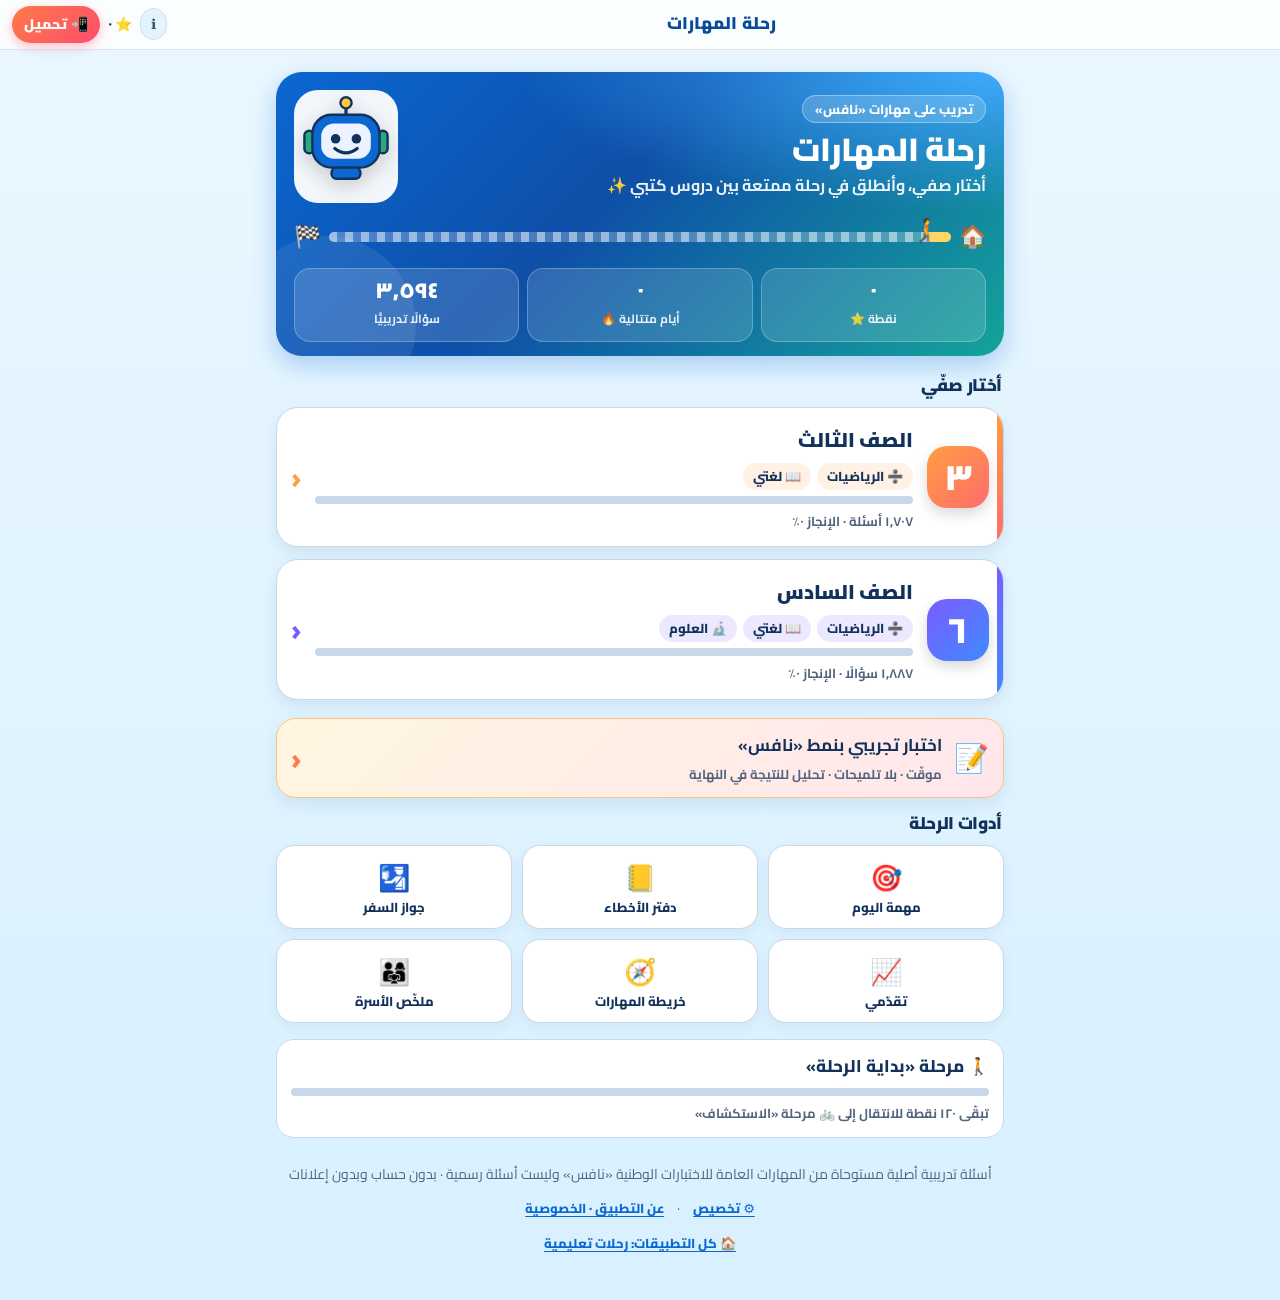
<file: skills-journey/index.html>
<!DOCTYPE html>
<html lang="ar" dir="rtl">
<head>
<meta charset="utf-8">
<meta name="viewport" content="width=device-width, initial-scale=1, viewport-fit=cover">
<title>رحلة المهارات | تدريب تفاعلي للصفين الثالث والسادس</title>
<link rel="manifest" href="manifest.webmanifest">
<meta name="theme-color" content="#0B67D1">
<meta name="description" content="رحلة المهارات: تطبيق تعليمي تفاعلي يقدّم مراجعة منظمة لدروس الصفين الثالث والسادس الابتدائي مع أسئلة أصلية وتغذية راجعة فورية.">
<meta name="application-name" content="رحلة المهارات">
<meta name="color-scheme" content="light">

<style>
@font-face{font-family:"Cairo";font-style:normal;font-display:swap;font-weight:200 1000;src:url([data-uri]) format("woff2");unicode-range:U+0600-06FF,U+0750-077F,U+0870-088E,U+0890-0891,U+0897-08E1,U+08E3-08FF,U+200C-200E,U+2010-2011,U+204F,U+2E41,U+FB50-FDFF,U+FE70-FE74,U+FE76-FEFC,U+102E0-102FB,U+10E60-10E7E,U+10EC2-10EC4,U+10EFC-10EFF,U+1EE00-1EE03,U+1EE05-1EE1F,U+1EE21-1EE22,U+1EE24,U+1EE27,U+1EE29-1EE32,U+1EE34-1EE37,U+1EE39,U+1EE3B,U+1EE42,U+1EE47,U+1EE49,U+1EE4B,U+1EE4D-1EE4F,U+1EE51-1EE52,U+1EE54,U+1EE57,U+1EE59,U+1EE5B,U+1EE5D,U+1EE5F,U+1EE61-1EE62,U+1EE64,U+1EE67-1EE6A,U+1EE6C-1EE72,U+1EE74-1EE77,U+1EE79-1EE7C,U+1EE7E,U+1EE80-1EE89,U+1EE8B-1EE9B,U+1EEA1-1EEA3,U+1EEA5-1EEA9,U+1EEAB-1EEBB,U+1EEF0-1EEF1}
@font-face{font-family:"Cairo";font-style:normal;font-display:swap;font-weight:200 1000;src:url([data-uri]) format("woff2");unicode-range:U+0000-00FF,U+0131,U+0152-0153,U+02BB-02BC,U+02C6,U+02DA,U+02DC,U+0304,U+0308,U+0329,U+2000-206F,U+20AC,U+2122,U+2191,U+2193,U+2212,U+2215,U+FEFF,U+FFFD}

:root{
  --sky1:#DFF3FF;--sky2:#BFE3F8;--ink:#12325B;--ink2:#46688F;--card:#FFFFFF;--line:#A9D2EC;
  --sand:#FFE3A0;--grass:#26A97F;--accent:#0B67D1;--on-accent:#FFFFFF;--sun:#FFC83D;--screen:#EAF3FF;
  --ok:#0E7C63;--okbg:#DDF6EE;--bad:#B8294B;--badbg:#FDE3EA;--lock:#8EA3BA;--road:#C9B27A;--roadline:#FFF3CC;
  box-sizing:border-box;padding-top:env(safe-area-inset-top,0px);padding-bottom:env(safe-area-inset-bottom,0px);
}
@media (prefers-color-scheme: dark){
  :root:not([data-theme="light"]){color-scheme:dark;
    --sky1:#0B1E3A;--sky2:#0F2C52;--ink:#EAF4FF;--ink2:#9FBBDA;--card:#13294A;--line:#25456F;
    --sand:#7A6630;--grass:#38D1A0;--accent:#6FB5FF;--on-accent:#0B1E3A;--sun:#FFD566;--screen:#1B3560;
    --ok:#6EE7C4;--okbg:#14382F;--bad:#FF9DB3;--badbg:#45202C;--lock:#5D7391;--road:#6B5A2A;--roadline:#A58E4F}}
:root[data-theme="dark"]{color-scheme:dark;
  --sky1:#0B1E3A;--sky2:#0F2C52;--ink:#EAF4FF;--ink2:#9FBBDA;--card:#13294A;--line:#25456F;
  --sand:#7A6630;--grass:#38D1A0;--accent:#6FB5FF;--on-accent:#0B1E3A;--sun:#FFD566;--screen:#1B3560;
  --ok:#6EE7C4;--okbg:#14382F;--bad:#FF9DB3;--badbg:#45202C;--lock:#5D7391;--road:#6B5A2A;--roadline:#A58E4F}
html{scroll-padding-top:env(safe-area-inset-top,0px)}
*{box-sizing:border-box}
body{margin:0;font-family:"Cairo",system-ui,"Segoe UI",Tahoma,Arial,sans-serif;color:var(--ink);
  background:linear-gradient(var(--sky1),var(--sky2));background-attachment:fixed;line-height:1.7;font-size:17px;min-height:100vh}
body::before{content:"";position:fixed;inset:0 0 auto;height:env(safe-area-inset-top,0px);background:var(--card);z-index:30}
.top{position:sticky;top:env(safe-area-inset-top,0px);z-index:20;background:var(--card);border-bottom:2px solid var(--line);display:flex;align-items:center;gap:8px;padding:8px 12px}
.brand{font-weight:900;font-size:18px;flex:1;text-align:center;white-space:nowrap}
.pill{border:2px solid var(--line);background:var(--sky1);color:var(--ink);border-radius:999px;padding:4px 12px;font:inherit;font-weight:800;min-height:40px;cursor:pointer;white-space:nowrap}
.pill[hidden]{display:none}
.xp{font-weight:800;font-size:14px;white-space:nowrap}
main{max-width:640px;margin:0 auto;padding:16px 14px 44px}
h1,h2,h3{line-height:1.35;margin:0 0 6px}h1{font-size:26px;font-weight:900}h2{font-size:21px;font-weight:800}h3{font-size:18px;font-weight:800}
p{margin:0 0 8px}.muted{color:var(--ink2)}.fine{color:var(--ink2);font-size:14px}
.bot{width:96px;height:96px;flex:none}
.say{display:flex;gap:10px;align-items:center;margin-bottom:14px}
.bubble{background:var(--card);border:2px solid var(--ink);border-radius:20px 20px 20px 6px;padding:10px 16px;flex:1;font-weight:700}
.bubble p{color:var(--ink2);font-weight:600;font-size:16px}.bubble h1{font-size:23px}
.stack{display:grid;gap:12px}
.big{font:inherit;color:var(--ink);background:var(--card);border:2px solid var(--ink);border-radius:18px;padding:14px 16px;min-height:68px;cursor:pointer;text-align:start;
  box-shadow:0 4px 0 var(--ink);display:flex;justify-content:space-between;align-items:center;gap:10px;width:100%}
.big b{font-size:20px;display:block;line-height:1.3}.big small{color:var(--ink2);font-size:14px;display:block}.big .e{font-size:34px}
.big:active,.opt:active,.go:active,.tool:active{transform:translateY(3px);box-shadow:0 1px 0 var(--ink)}
.bar{height:10px;background:var(--line);border-radius:999px;overflow:hidden;margin-top:6px}.bar i{display:block;height:100%;background:var(--grass);border-radius:999px}
.tools{display:grid;grid-template-columns:repeat(2,1fr);gap:10px;margin:14px 0}
.tool{font:inherit;font-weight:800;font-size:14px;line-height:1.3;color:var(--ink);background:var(--card);border:2px solid var(--ink);border-radius:16px;padding:10px 4px;min-height:76px;cursor:pointer;box-shadow:0 3px 0 var(--ink)}
.tool span{display:block;font-size:24px}
.chips{display:flex;flex-wrap:wrap;gap:8px;margin:0 0 12px}
.chip{background:var(--card);border:2px solid var(--line);border-radius:999px;padding:2px 12px;font-weight:800;font-size:14px}
/* journey */
.part{margin:22px 0 10px;background:var(--accent);color:var(--on-accent);border:2px solid var(--ink);border-radius:18px;padding:10px 16px;font-weight:900;font-size:19px;box-shadow:0 4px 0 var(--ink)}
.part small{display:block;font-weight:600;font-size:14px;opacity:.9}
.city{background:var(--card);border:2px solid var(--ink);border-radius:22px;padding:12px 12px 16px;margin:16px 0;box-shadow:0 4px 0 var(--ink)}
.cityhead{display:flex;gap:10px;align-items:center;margin-bottom:6px}
.cityhead .em{width:54px;height:54px;border-radius:16px;background:var(--sand);border:2px solid var(--ink);display:grid;place-items:center;font-size:30px;flex:none}
.cityhead b{display:block;font-size:17px;line-height:1.35}.cityhead small{color:var(--ink2);font-size:13px}
.road{position:relative;display:grid;gap:10px;padding:8px 0 4px}
.road::before{content:"";position:absolute;top:18px;bottom:18px;left:50%;transform:translateX(-50%);width:10px;background:var(--road);border-radius:10px;opacity:.55}
.road::after{content:"";position:absolute;top:22px;bottom:22px;left:50%;transform:translateX(-50%);border-left:3px dashed var(--roadline)}
.stop{position:relative;z-index:1;width:76%;display:flex;align-items:center;gap:10px;background:var(--screen);border:2px solid var(--ink);border-radius:18px;padding:6px 10px;font:inherit;color:var(--ink);text-align:start;cursor:pointer;min-height:56px}

.stop .n{width:34px;height:34px;border-radius:50%;background:var(--sun);border:2px solid var(--ink);display:grid;place-items:center;font-weight:900;flex:none;color:#12325B}
.stop b{font-size:14.5px;line-height:1.35;flex:1}
.stop .st{font-size:13px;letter-spacing:1px;white-space:nowrap}
.stop.done{background:var(--okbg)}.stop.done .n{background:var(--grass);color:#fff}
.stop.here{outline:4px solid var(--sun);outline-offset:2px}
.here-tag{position:absolute;top:-14px;inset-inline-end:10px;background:var(--sun);color:#12325B;border:2px solid var(--ink);border-radius:999px;font-size:12px;font-weight:900;padding:0 8px}
.chest{margin-top:10px;width:100%;display:flex;align-items:center;gap:10px;background:var(--sand);color:#12325B;border:2px solid var(--ink);border-radius:18px;padding:8px 12px;font:inherit;font-weight:800;cursor:pointer;text-align:start;min-height:56px}
.chest .em{font-size:30px}.chest small{display:block;font-weight:600;font-size:13px}
.chest.locked,.castle.locked{background:var(--card);color:var(--lock);border-color:var(--lock);filter:grayscale(.8)}
.castle{width:100%;display:flex;align-items:center;gap:12px;background:var(--sun);color:#12325B;border:3px solid var(--ink);border-radius:22px;padding:12px 14px;font:inherit;font-weight:900;font-size:18px;cursor:pointer;text-align:start;box-shadow:0 4px 0 var(--ink);margin:10px 0 6px}
.castle .em{font-size:38px}.castle small{display:block;font-weight:600;font-size:13px}
/* quiz */
.prog{height:12px;background:var(--line);border-radius:999px;overflow:hidden;margin-bottom:12px}.prog i{display:block;height:100%;background:var(--grass);border-radius:999px;transition:width .3s}
.card{background:var(--card);border:2px solid var(--line);border-radius:18px;padding:16px;margin-bottom:12px}
.passage{background:var(--screen);border-radius:14px;padding:12px 14px;margin-bottom:12px;font-size:18px;line-height:1.9;overflow-x:auto}.plabel{color:var(--accent);font-weight:800;font-size:15px;margin:0 0 2px}
.q{font-size:21px;font-weight:800;unicode-bidi:plaintext;text-align:center;padding:6px 2px}
.opts{display:grid;gap:12px}
.opt{font:inherit;font-weight:800;font-size:20px;color:var(--ink);background:var(--card);border:2px solid var(--ink);border-radius:16px;padding:12px 10px;min-height:56px;cursor:pointer;text-align:center;box-shadow:0 4px 0 var(--ink);unicode-bidi:plaintext;width:100%}
.opt.good{background:var(--okbg);border-color:var(--ok);color:var(--ok);box-shadow:0 4px 0 var(--ok)}
.opt.wrong{background:var(--badbg);border-color:var(--bad);color:var(--bad);box-shadow:0 4px 0 var(--bad)}
.opt.gone{opacity:.35;text-decoration:line-through}.opt:disabled{cursor:default}
.feedback{border-radius:14px;padding:12px 14px;margin:12px 0;font-weight:700}.feedback.ok{background:var(--okbg);color:var(--ok)}.feedback.no{background:var(--badbg);color:var(--bad)}
.go{font:inherit;font-weight:900;font-size:20px;background:var(--accent);color:var(--on-accent);border:2px solid var(--ink);border-radius:16px;padding:12px 18px;min-height:56px;cursor:pointer;width:100%;box-shadow:0 4px 0 var(--ink);margin-top:8px}
.go.alt{background:var(--card);color:var(--ink)}
.learn{background:var(--screen);border:2px solid var(--accent);border-radius:16px;padding:12px 16px;margin:12px 0}.learn b{display:block;color:var(--accent);margin-bottom:2px}.learn p{font-weight:600;font-size:17px;margin:0}
.big-score{font-size:46px;font-weight:900;text-align:center;line-height:1.3}
.row{display:flex;align-items:center;justify-content:space-between;gap:10px;padding:10px 14px;border-radius:14px;border:2px solid var(--line);margin-bottom:10px;background:var(--card)}
.row b{display:block;line-height:1.3}.row small{color:var(--ink2)}
.parent{background:var(--card);border:2px dashed var(--accent);border-radius:18px;padding:12px 16px;margin:16px 0}.parent b{color:var(--accent);display:block;margin-bottom:2px}
.stats{display:grid;grid-template-columns:repeat(3,1fr);gap:10px;margin:10px 0 16px}
.stats div{background:var(--card);border:2px solid var(--line);border-radius:16px;padding:10px 4px;text-align:center;font-size:14px;font-weight:700}
.stats b{display:block;font-size:26px;font-weight:900;color:var(--accent);line-height:1.2}
.note{background:var(--badbg);color:var(--bad);border-radius:14px;padding:10px 14px;font-weight:700;margin-bottom:12px}
.inst-head{display:flex;gap:14px;align-items:center;margin-bottom:14px}
.appicon{width:88px;height:88px;border-radius:20px;flex:none;box-shadow:0 4px 0 var(--ink);border:2px solid var(--ink)}
.steps{counter-reset:s;list-style:none;padding:0;margin:8px 0}.steps li{counter-increment:s;position:relative;padding:8px 52px 8px 0;margin-bottom:6px;min-height:40px;font-weight:600}
.steps li::before{content:counter(s);position:absolute;right:0;top:6px;width:36px;height:36px;border-radius:50%;background:var(--accent);color:var(--on-accent);display:grid;place-items:center;font-weight:900}
.card h2{margin-bottom:8px}.card ul{margin:6px 0;padding:0 20px 0 0}.card li{margin-bottom:6px}
.linkbtn{font:inherit;background:none;border:0;color:var(--accent);font-weight:800;text-decoration:underline;cursor:pointer;padding:10px;min-height:44px}
footer{text-align:center;color:var(--ink2);font-size:14px;margin-top:24px}
#fx{position:fixed;inset:0;pointer-events:none;overflow:hidden;z-index:50}
#fx span{position:absolute;top:-30px;font-size:28px;animation:fall 2.2s ease-in forwards}
@keyframes fall{to{transform:translateY(110vh) rotate(360deg);opacity:.9}}
button:focus-visible{outline:4px solid var(--sun);outline-offset:2px}

/* رحلة: مشهد ومسار */
.scene{position:relative;height:150px;border-radius:22px;border:2px solid var(--ink);overflow:hidden;margin:0 0 12px;background:linear-gradient(var(--t1,#BFE3F8),var(--t2,#DFF3FF));box-shadow:0 4px 0 var(--ink)}
.scene.small{height:110px}
@media (prefers-color-scheme: dark){:root:not([data-theme="light"]) .scene{filter:brightness(.62) saturate(1.1)}}
:root[data-theme="dark"] .scene{filter:brightness(.62) saturate(1.1)}
.scene .sun{position:absolute;top:8px;inset-inline-start:56%;font-size:34px}
.scene .cloud{position:absolute;font-size:34px;opacity:.95;animation:drift 14s ease-in-out infinite alternate}
.scene .c1{top:12px;inset-inline-start:18%}.scene .c2{top:44px;inset-inline-start:52%;font-size:26px;animation-duration:18s}
.scene .hills{position:absolute;bottom:0;left:0;width:100%;height:60%}
.scene .land{position:absolute;bottom:14px;inset-inline-end:9%;font-size:40px}.scene .home{position:absolute;bottom:16px;inset-inline-start:4%;font-size:28px}
.scene .flag{position:absolute;bottom:20px;inset-inline-end:1%;font-size:30px}
.scene .balloon{position:absolute;top:30px;font-size:42px;animation:bob 3s ease-in-out infinite;transition:inset-inline-start .6s}
@keyframes drift{to{transform:translateX(-34px)}}@keyframes bob{50%{transform:translateY(-10px)}}
.trip{display:flex;align-items:center;gap:8px;margin:0 0 4px;font-size:22px}
.tbar{position:relative;flex:1;height:12px;background:var(--line);border-radius:999px}.tbar i{display:block;height:100%;background:var(--grass);border-radius:999px}
.tbar .car{position:absolute;top:-17px;font-size:26px;transition:inset-inline-start .6s}
.sw{position:relative;display:flex;min-height:60px;align-items:center}
.sw.s{justify-content:flex-start}.sw.e{justify-content:flex-end}
.sw .deco{position:absolute;top:50%;transform:translateY(-50%);font-size:32px}
.sw.s .deco{inset-inline-end:6%}.sw.e .deco{inset-inline-start:6%}
.road .stop{justify-self:auto!important}
.city{border-color:var(--ink)}.city .cityhead .em{background:var(--cc,var(--sand))}
.infobar{width:100%;display:flex;align-items:center;gap:10px;background:var(--sun);color:#12325B;border:2px solid var(--ink);border-radius:16px;padding:10px 14px;font:inherit;font-weight:800;cursor:pointer;text-align:start;box-shadow:0 3px 0 var(--ink);margin:0 0 12px;min-height:56px}
.infobar small{display:block;font-weight:600;font-size:13px}
.postcard{background:linear-gradient(135deg,var(--sand),var(--card));border:3px dashed var(--ink);border-radius:18px;padding:14px 16px;margin:12px 0;position:relative}
.postcard .pc-stamp{position:absolute;top:10px;inset-inline-end:12px;width:54px;height:62px;border:3px double var(--ink);border-radius:6px;display:grid;place-items:center;font-size:30px;background:var(--card);transform:rotate(6deg)}
.postcard b{display:block;font-size:19px;margin-bottom:4px;padding-inline-end:70px}.postcard p{margin:0;font-weight:600;padding-inline-end:70px}
.pass{display:grid;grid-template-columns:repeat(3,1fr);gap:10px;margin:8px 0 14px}
.stamp{border:3px double var(--ink);border-radius:50%;aspect-ratio:1;display:grid;place-items:center;text-align:center;padding:6px;font-size:12px;font-weight:800;line-height:1.25;background:var(--card);transform:rotate(-6deg)}
.stamp span{display:block;font-size:28px}.stamp.off{filter:grayscale(1);opacity:.4;border-style:dashed}

/* لمسة احترافية: أخفّ وأهدأ */
.infostrip{width:100%;display:flex;align-items:center;gap:8px;background:transparent;color:var(--ink2);border:1px solid var(--line);border-radius:10px;padding:0 12px;min-height:36px;font:inherit;font-size:13px;font-weight:700;cursor:pointer;margin:0 0 12px;text-align:start}
.infostrip span:nth-child(2){flex:1}.infostrip:hover{background:var(--card)}
.top{padding:6px 12px;border-bottom:1px solid var(--line)}.brand{font-size:17px;letter-spacing:.2px}
.pill{min-height:36px;font-size:14px;padding:2px 12px;border-width:1px}
#info{padding:2px 10px;min-height:32px;font-size:14px;opacity:.85}
.big,.opt,.go,.tool,.castle,.part,.city{box-shadow:0 2px 0 var(--ink)}
.big,.city,.card,.row,.castle,.part,.chest{border-radius:14px}
.big:active,.opt:active,.go:active,.tool:active{box-shadow:0 0 0 var(--ink);transform:translateY(2px)}
.big,.opt,.tool,.go,.stop,.chest,.castle,.part,.city,.scene{border-width:1.5px}
h1{font-size:23px}h2{font-size:19px}.big b{font-size:18px}
.bubble{border-width:1.5px;font-size:16px}.bubble h1{font-size:21px}
.scene{box-shadow:0 2px 0 var(--ink);border-radius:16px}
.chip{font-size:13px;border-width:1px}
main{padding-top:12px}
@media (prefers-reduced-motion: reduce){*{transition:none!important;animation:none!important}#fx{display:none}}
@media print{.top,.go,.tools,#back{display:none!important}body{background:#fff}main{padding:0}}

/* الإصدار التفاعلي الموسّع */
.skill-grid{display:grid;gap:10px;margin:12px 0}.skill-card{background:var(--card);border:1px solid var(--line);border-radius:14px;padding:10px 12px}.skill-card b{display:flex;justify-content:space-between;gap:8px}.skill-card small{color:var(--ink2)}.skill-card .bar{margin-top:7px}.quick-grid{display:grid;grid-template-columns:repeat(2,1fr);gap:10px}.quick-grid .go{font-size:16px;margin-top:0}.achievement{display:flex;align-items:center;gap:10px;background:var(--card);border:1px solid var(--line);border-radius:14px;padding:10px;margin-bottom:8px}.achievement .badge{font-size:28px}.achievement.locked{opacity:.5;filter:grayscale(.8)}.setting-row{display:flex;justify-content:space-between;align-items:center;gap:10px;background:var(--card);border:1px solid var(--line);border-radius:14px;padding:10px 12px;margin:8px 0}.setting-row .pill{min-width:48px}.frac{display:inline-flex;flex-direction:column;align-items:center;vertical-align:middle;line-height:1.05;margin:0 .15em;font-size:.92em}.frac>span:first-child{border-bottom:2px solid currentColor;padding:0 .2em .05em}.frac>span:last-child{padding:.05em .2em 0}.nums sup{font-size:.7em}.expr{white-space:nowrap}.q .nums,.q .expr{max-width:100%}.extra{margin-top:18px}.extra h2{font-size:1rem;margin:0 0 8px;color:var(--muted,#64748b)}a.big{text-decoration:none;color:inherit}.extra-app{border-style:dashed}.setting-row>span:first-child{display:flex;flex-direction:column;gap:2px}.setting-row>span:first-child small{color:var(--muted,#64748b);font-size:.85em}.setting-row>span:last-child{display:flex;flex-wrap:wrap;gap:6px;justify-content:flex-end}.review-due{border-color:var(--sun);background:var(--sand)}

@media(max-width:420px){.quick-grid{grid-template-columns:1fr}.stats{grid-template-columns:repeat(2,1fr)}}

.mathrtl{direction:rtl;unicode-bidi:isolate;display:inline;white-space:normal}.q-instruction{direction:rtl;unicode-bidi:isolate}
/* ======================== طبقة التصميم المحسّنة ======================== */
:root{--brand:#0B67D1;--brand-deep:#084B9B;--brand-soft:#EAF4FF;--focus:#F59E0B;--success:#138A5B;--danger:#B42318;--ink:#12325B;--ink2:#52657D;--card:#FFFFFF;--line:#C9D8E8;--surface:#F5FAFF}
body{background:linear-gradient(180deg,#EAF7FF 0%,#D8F0FF 100%);color:var(--ink);letter-spacing:0;line-height:1.75}
main{max-width:760px;padding:18px 16px 44px}
h1,h2,h3{letter-spacing:-.02em;line-height:1.35}h1{font-size:clamp(24px,5vw,32px);font-weight:900}h2{font-size:clamp(19px,4vw,23px);font-weight:850}
p{max-width:68ch}.muted,.fine{color:var(--ink2);line-height:1.8}
.top{background:rgba(255,255,255,.82);backdrop-filter:blur(10px);border-bottom:1px solid rgba(18,50,91,.12);position:sticky;top:0;z-index:10}
.brand{font-weight:900;color:var(--brand-deep)}
.card,.big,.city,.castle,.part,.chest,.row,.skill-card,.achievement,.setting-row{border-color:var(--line);box-shadow:0 5px 14px rgba(31,82,126,.08)}
.card{background:rgba(255,255,255,.94);padding:18px}
.say{margin:8px 0 16px}.bubble{background:rgba(255,255,255,.96);border-color:#AFC8E0;box-shadow:0 5px 14px rgba(31,82,126,.08)}
.scene{border:1px solid #AFC8E0;box-shadow:0 7px 18px rgba(31,82,126,.1);height:142px}
.chips{gap:8px;margin:12px 0 18px}.chip{background:#fff;border-color:#BFD2E5;color:var(--ink);padding:6px 11px;font-weight:750}
.stack{gap:12px}.big{min-height:76px;background:#fff;border:1px solid #B7CDE2;padding:15px 16px}.big:hover,.tool:hover,.webar-card:hover{border-color:var(--brand);transform:translateY(-1px)}
.big b{font-size:19px}.big small{display:block;color:var(--ink2);font-size:13px;line-height:1.55;margin-top:3px}
.big .e{font-size:30px}.bar{height:9px;background:#E6EFF7;margin-top:9px}.bar i{background:linear-gradient(90deg,var(--brand),#36A1E8)}
.tools{display:grid;grid-template-columns:repeat(3,1fr);gap:10px;margin:20px 0}.tool{min-height:72px;background:rgba(255,255,255,.82);border:1px solid #C3D6E7;border-radius:15px;padding:10px 8px;color:var(--ink);font-weight:800;box-shadow:0 3px 9px rgba(31,82,126,.07)}.tool span{display:block;font-size:24px;margin-bottom:2px}
.go{min-height:50px;border-radius:14px;border:1px solid var(--brand-deep);background:linear-gradient(135deg,var(--brand),#1688D9);box-shadow:0 4px 0 var(--brand-deep);font-size:17px;font-weight:850}.go.alt{background:#fff;color:var(--brand-deep);border-color:#9DB9D3;box-shadow:0 3px 0 #B5C7D8}
.quiz-meta{display:flex;align-items:center;justify-content:space-between;gap:10px;background:var(--brand-soft);border:1px solid #BBD5EC;border-radius:12px;padding:9px 12px;margin:10px 0 12px;color:var(--brand-deep);font-size:14px;font-weight:800}.quiz-meta .skill{color:var(--ink2);font-weight:700}
.q{font-size:clamp(19px,4.8vw,25px);font-weight:850;line-height:1.75;text-align:center}.mathrtl{font-variant-numeric:tabular-nums;font-size:1.08em;font-weight:900;letter-spacing:.02em}
.opts{display:grid;gap:10px;margin:14px 0}.opt{position:relative;display:flex;align-items:center;gap:12px;text-align:start;min-height:58px;padding:12px 14px 12px 16px;background:#fff;border:1px solid #B8CCDF;border-radius:14px;color:var(--ink);font:inherit;font-size:17px;font-weight:750;line-height:1.55;box-shadow:0 3px 9px rgba(31,82,126,.06)}.opt:hover{border-color:var(--brand);background:#F7FBFF}.opt:disabled{opacity:.5}.option-letter{flex:0 0 32px;width:32px;height:32px;border-radius:50%;display:grid;place-items:center;background:#EAF4FF;color:var(--brand-deep);font-weight:900}.opt.good .option-letter{background:#D7F4E7;color:var(--success)}.opt.bad .option-letter{background:#FCE1DF;color:var(--danger)}
.feedback{border-radius:14px;padding:13px 15px;font-size:17px;font-weight:850}.feedback.ok{background:#E6F7EF;color:#0B6E48;border:1px solid #98D9BA}.feedback.no{background:#FFF0EE;color:#9C2D22;border:1px solid #F0B4AC}
.learn{border-inline-start:5px solid var(--focus);background:#FFF9E9;border-radius:12px;padding:12px 15px;margin:12px 0}.learn p{margin:4px 0;color:#604B17}
:focus-visible{outline:4px solid rgba(245,158,11,.7);outline-offset:3px}.linkbtn{text-decoration:underline;text-underline-offset:3px}
.webar-menu{grid-template-columns:repeat(3,1fr)}.webar-card{min-height:128px;display:flex;flex-direction:column;justify-content:center;text-align:center;background:#0C2342;color:#fff;border-color:#315A86}.webar-card small{color:#D7E7F7}.webar-card .em{font-size:34px}.webar-stage{box-shadow:0 10px 24px rgba(7,21,43,.22)}
footer{color:var(--ink2);line-height:1.8}
@media(max-width:560px){main{padding-inline:12px}.tools{grid-template-columns:repeat(2,1fr)}.webar-menu{grid-template-columns:1fr}.webar-card{min-height:78px;flex-direction:row;text-align:start;justify-content:flex-start}.opt{min-height:62px}.q{line-height:1.85}}
@media(max-width:360px){.tools{gap:7px}.tool{font-size:13px;padding-inline:5px}.chip{font-size:12px;padding-inline:8px}}
@media(prefers-reduced-motion:reduce){.big:hover,.tool:hover,.webar-card:hover{transform:none}}

.offline-note{background:#FFF9E9;color:#604B17;border:1px solid #E7C56B;border-radius:12px;padding:9px 12px;margin:0 0 12px;font-weight:750;text-align:center}.update-note{position:fixed;inset:auto 12px 12px;z-index:20;background:#12325B;color:#fff;border-radius:14px;padding:12px 14px;box-shadow:0 8px 24px rgba(18,50,91,.25);font-weight:750;text-align:center}.update-note button{margin-inline-start:8px;border:0;border-radius:8px;padding:5px 9px;font:inherit;font-weight:850;color:#12325B;background:#fff}

/* ===== حالات الإجابة: واضحة وقوية، لا تعتمد على اللون وحده ===== */
.opt:disabled{opacity:1;cursor:default}
.opt:disabled:not(.good):not(.wrong){opacity:.55}
.opt.gone:disabled:not(.good){opacity:.35}
.opt:disabled:not(.good):not(.wrong):hover{background:var(--opt-bg,#fff);border-color:var(--opt-line,#B8CCDF)}
.opt.good,.opt.good:hover,.opt.good:disabled{background:#138A5B;border-color:#0E6E48;color:#fff;box-shadow:0 3px 0 #0B5A3A;opacity:1}
.opt.wrong,.opt.wrong:hover,.opt.wrong:disabled{background:#B42318;border-color:#8E1B12;color:#fff;box-shadow:0 3px 0 #7A160F;opacity:1}
.opt.good .option-letter{background:#fff;color:#138A5B}
.opt.wrong .option-letter{background:#fff;color:#B42318}
.opt.good::after,.opt.wrong::after{margin-inline-start:auto;font-size:1.35em;font-weight:900;line-height:1;padding-inline-start:8px}
.opt.good::after{content:"✓"}
.opt.wrong::after{content:"✗"}
.opt.good .frac>span:first-child,.opt.wrong .frac>span:first-child{border-color:#fff}
.sr{position:absolute;width:1px;height:1px;overflow:hidden;clip:rect(0 0 0 0);white-space:nowrap}


/* ===== العناصر المقفلة: تبدو مقفلة لكن نصّها مقروء ===== */
.stamp.off{opacity:1;filter:none;border-style:dashed;color:var(--ink2)}
.stamp.off span{filter:grayscale(1);opacity:.45}
.achievement.locked{opacity:1;filter:none;border-style:dashed}
.achievement.locked .badge{filter:grayscale(1);opacity:.45}
.achievement.locked b,.achievement.locked small{color:var(--ink2)}
.chest.locked,.castle.locked{filter:none;color:var(--ink2);border-style:dashed}
.chest.locked .em,.castle.locked .em{filter:grayscale(1);opacity:.6}
/* ===== الوضع الداكن: ألوان كاملة للمكوّنات ===== */
@media (prefers-color-scheme: dark){
:root:not([data-theme="light"]) body{background:linear-gradient(180deg,#0B1E3A 0%,#0F2C52 100%);color:#EAF4FF}
:root:not([data-theme="light"]) .top{background:rgba(11,30,58,.9);border-color:#25456F}
:root:not([data-theme="light"]) .card,:root:not([data-theme="light"]) .bubble,:root:not([data-theme="light"]) .big,:root:not([data-theme="light"]) .tool,:root:not([data-theme="light"]) .chip,:root:not([data-theme="light"]) .go.alt,:root:not([data-theme="light"]) .quiz-meta,:root:not([data-theme="light"]) .setting-row,:root:not([data-theme="light"]) .infostrip,:root:not([data-theme="light"]) .pill,:root:not([data-theme="light"]) .row,:root:not([data-theme="light"]) .skill-card,:root:not([data-theme="light"]) .achievement,:root:not([data-theme="light"]) .city,:root:not([data-theme="light"]) .castle,:root:not([data-theme="light"]) .part,:root:not([data-theme="light"]) .chest{background:#13294A;border-color:#2C4E7A;color:#EAF4FF;box-shadow:0 4px 12px rgba(0,0,0,.25)}
:root:not([data-theme="light"]) .opt:not(.good):not(.wrong){--opt-bg:#13294A;--opt-line:#2C4E7A;background:#13294A;border-color:#2C4E7A;color:#EAF4FF}
:root:not([data-theme="light"]) .opt:not(.good):not(.wrong):not(:disabled):hover{background:#183257;border-color:#6FB5FF}
:root:not([data-theme="light"]) .opt:not(.good):not(.wrong) .option-letter{background:#1E3D66;color:#CFE6FF}
:root:not([data-theme="light"]) .go.alt{box-shadow:0 3px 0 #0A1A33}
:root:not([data-theme="light"]) .bar{background:#22406A}
:root:not([data-theme="light"]) .scene{border-color:#2C4E7A}
:root:not([data-theme="light"]) .feedback.ok{background:#0F3A2B;color:#B9F3DB;border-color:#1F7A55}
:root:not([data-theme="light"]) .feedback.no{background:#3D1A1A;color:#FFC9C2;border-color:#8E2B22}
:root:not([data-theme="light"]) .learn,:root:not([data-theme="light"]) .offline-note{background:#2E2712;color:#F3E2B0;border-color:#7A6630}
:root:not([data-theme="light"]) .learn p{color:#F3E2B0}
:root:not([data-theme="light"]) .chest,:root:not([data-theme="light"]) .castle,:root:not([data-theme="light"]) .infobar{color:#EAF4FF}
:root:not([data-theme="light"]) .brand{color:#CFE6FF}
:root:not([data-theme="light"]) .extra h2,:root:not([data-theme="light"]) .setting-row>span:first-child small,:root:not([data-theme="light"]) .muted,:root:not([data-theme="light"]) .fine{color:#A9C2DE}
:root:not([data-theme="light"]) .update-note{background:#EAF4FF;color:#0B1E3A}
}

:root[data-theme="dark"] body{background:linear-gradient(180deg,#0B1E3A 0%,#0F2C52 100%);color:#EAF4FF}
:root[data-theme="dark"] .top{background:rgba(11,30,58,.9);border-color:#25456F}
:root[data-theme="dark"] .card,:root[data-theme="dark"] .bubble,:root[data-theme="dark"] .big,:root[data-theme="dark"] .tool,:root[data-theme="dark"] .chip,:root[data-theme="dark"] .go.alt,:root[data-theme="dark"] .quiz-meta,:root[data-theme="dark"] .setting-row,:root[data-theme="dark"] .infostrip,:root[data-theme="dark"] .pill,:root[data-theme="dark"] .row,:root[data-theme="dark"] .skill-card,:root[data-theme="dark"] .achievement,:root[data-theme="dark"] .city,:root[data-theme="dark"] .castle,:root[data-theme="dark"] .part,:root[data-theme="dark"] .chest{background:#13294A;border-color:#2C4E7A;color:#EAF4FF;box-shadow:0 4px 12px rgba(0,0,0,.25)}
:root[data-theme="dark"] .opt:not(.good):not(.wrong){--opt-bg:#13294A;--opt-line:#2C4E7A;background:#13294A;border-color:#2C4E7A;color:#EAF4FF}
:root[data-theme="dark"] .opt:not(.good):not(.wrong):not(:disabled):hover{background:#183257;border-color:#6FB5FF}
:root[data-theme="dark"] .opt:not(.good):not(.wrong) .option-letter{background:#1E3D66;color:#CFE6FF}
:root[data-theme="dark"] .go.alt{box-shadow:0 3px 0 #0A1A33}
:root[data-theme="dark"] .bar{background:#22406A}
:root[data-theme="dark"] .scene{border-color:#2C4E7A}
:root[data-theme="dark"] .feedback.ok{background:#0F3A2B;color:#B9F3DB;border-color:#1F7A55}
:root[data-theme="dark"] .feedback.no{background:#3D1A1A;color:#FFC9C2;border-color:#8E2B22}
:root[data-theme="dark"] .learn,:root[data-theme="dark"] .offline-note{background:#2E2712;color:#F3E2B0;border-color:#7A6630}
:root[data-theme="dark"] .learn p{color:#F3E2B0}
:root[data-theme="dark"] .chest,:root[data-theme="dark"] .castle,:root[data-theme="dark"] .infobar{color:#EAF4FF}
:root[data-theme="dark"] .brand{color:#CFE6FF}
:root[data-theme="dark"] .extra h2,:root[data-theme="dark"] .setting-row>span:first-child small,:root[data-theme="dark"] .muted,:root[data-theme="dark"] .fine{color:#A9C2DE}
:root[data-theme="dark"] .update-note{background:#EAF4FF;color:#0B1E3A}
@font-face{font-family:"Naskh";font-style:normal;font-display:swap;font-weight:100 599;src:url([data-uri]) format("woff2")}
@font-face{font-family:"Naskh";font-style:normal;font-display:swap;font-weight:600 1000;src:url([data-uri]) format("woff2")}
/* Noto Naskh Arabic — SIL Open Font License 1.1 — للنصوص المشكولة */
.naskh{font-family:"Naskh","Noto Naskh Arabic","Traditional Arabic","Cairo",serif;font-size:1.1em;line-height:2;letter-spacing:0;word-spacing:.08em}
.passage .naskh{font-size:1.12em;font-weight:500}
.q .naskh{font-weight:700}
.opt .naskh{font-weight:700;line-height:1.8;font-size:1.2em}


/* ===== الشاشة الرئيسية (تصميم 2026-11) ===== */
.hm-hero{position:relative;overflow:hidden;border-radius:26px;padding:18px 18px 14px;color:#fff;background:radial-gradient(120% 90% at 100% 0%,#3FA9FF 0%,rgba(63,169,255,0) 55%),linear-gradient(135deg,#0B67D1 0%,#0E4FA8 45%,#14A39A 100%);box-shadow:0 10px 26px rgba(11,103,209,.28);margin:4px 0 18px}
.hm-hero::after{content:"";position:absolute;inset-inline-end:-40px;bottom:-60px;width:180px;height:180px;border-radius:50%;background:rgba(255,255,255,.08)}
.hm-hero-top{display:flex;align-items:center;gap:8px;position:relative;z-index:1}
.hm-hero-txt{flex:1}
.hm-kicker{display:inline-block;background:rgba(255,255,255,.18);border:1px solid rgba(255,255,255,.35);border-radius:999px;padding:2px 12px;font-size:13px;font-weight:800;margin-bottom:6px}
.hm-hero h1{font-size:32px;line-height:1.25;margin:0 0 4px;font-weight:900;color:#fff}
.hm-hero p{margin:0;font-size:16px;font-weight:700;color:rgba(255,255,255,.92);line-height:1.6}
.hm-bot .bot{width:96px;height:96px;filter:drop-shadow(0 6px 10px rgba(0,0,0,.18))}
.hm-bot{background:rgba(255,255,255,.95);border-radius:24px;padding:4px;flex:none;animation:hmfloat 3.5s ease-in-out infinite}
@keyframes hmfloat{50%{transform:translateY(-5px)}}
.hm-path{display:flex;align-items:center;gap:8px;margin:14px 0 12px;position:relative;z-index:1;font-size:22px}
.hm-path i{flex:1;height:10px;border-radius:999px;background:rgba(255,255,255,.25);position:relative;background-image:repeating-linear-gradient(90deg,rgba(255,255,255,.45) 0 8px,transparent 8px 16px)}
.hm-path i b{position:absolute;inset-block:0;inset-inline-start:0;border-radius:999px;background:#FFD566}
.hm-path em{position:absolute;top:-22px;font-style:normal;font-size:24px;transform:scaleX(-1)}
.hm-stats{display:grid;grid-template-columns:repeat(3,1fr);gap:8px;position:relative;z-index:1}
.hm-stats div{background:rgba(255,255,255,.14);border:1px solid rgba(255,255,255,.25);border-radius:16px;padding:8px 6px;text-align:center}
.hm-stats b{display:block;font-size:22px;font-weight:900;line-height:1.2;color:#fff}
.hm-stats small{font-size:12px;font-weight:700;color:rgba(255,255,255,.88)}
.hm-h{font-size:17px;font-weight:900;margin:6px 2px 10px;color:var(--ink)}
.hm-grades{display:grid;gap:12px;margin-bottom:18px}
.hm-grade{--g1:#FF9F43;--g2:#FF6B6B;font:inherit;color:var(--ink);text-align:start;cursor:pointer;display:flex;align-items:center;gap:14px;width:100%;padding:14px;border-radius:22px;border:1px solid var(--line);background:var(--card);box-shadow:0 6px 16px rgba(31,82,126,.10);position:relative;overflow:hidden;transition:transform .15s}
.hm-grade.g6{--g1:#7C5CFF;--g2:#3E8BFF}
.hm-grade::before{content:"";position:absolute;inset-block:0;inset-inline-start:0;width:6px;background:linear-gradient(var(--g1),var(--g2))}
.hm-grade:hover{transform:translateY(-2px)}.hm-grade:active{transform:translateY(1px)}
.hm-num{flex:none;width:62px;height:62px;border-radius:20px;display:grid;place-items:center;font-size:36px;font-weight:900;color:#fff;background:linear-gradient(135deg,var(--g1),var(--g2));box-shadow:0 6px 14px rgba(0,0,0,.15)}
.hm-gbody{flex:1;display:flex;flex-direction:column;gap:6px;min-width:0}
.hm-gbody b{font-size:20px;font-weight:900}
.hm-subj{display:flex;flex-wrap:wrap;gap:6px}
.hm-subj span{font-size:13px;font-weight:800;padding:2px 10px;border-radius:999px;background:color-mix(in srgb,var(--g1) 14%,transparent);color:var(--ink)}
.hm-gbody small{font-size:13px;color:var(--ink2);font-weight:700}
.hm-gbar{display:block;height:8px;border-radius:999px;background:var(--line);overflow:hidden}
.hm-gbar i{display:block;height:100%;border-radius:999px;background:linear-gradient(90deg,var(--g1,#14A39A),var(--g2,#0B67D1))}
.hm-go{font-size:30px;font-weight:900;color:var(--g1);flex:none}
.hm-tools{display:grid;grid-template-columns:repeat(3,1fr);gap:10px;margin-bottom:16px}
.hm-tools button{font:inherit;font-weight:800;font-size:13px;color:var(--ink);background:var(--card);border:1px solid var(--line);border-radius:18px;padding:12px 4px 10px;min-height:84px;cursor:pointer;display:flex;flex-direction:column;align-items:center;justify-content:center;gap:4px;box-shadow:0 4px 12px rgba(31,82,126,.07);line-height:1.3}
.hm-tools button span{font-size:26px}
.hm-tools em{font-style:normal;background:#FF6B6B;color:#fff;border-radius:999px;padding:0 7px;font-size:12px}
.hm-level{display:flex;flex-direction:column;gap:6px;background:var(--card);border:1px solid var(--line);border-radius:18px;padding:12px 14px;margin-bottom:14px;font-weight:800}
.hm-level small{color:var(--ink2);font-weight:700;font-size:13px}
footer .linkbtn{font-size:13px}
@media (prefers-reduced-motion: reduce){.hm-bot{animation:none}}

.hm-continue,.hm-mock{font:inherit;color:var(--ink);text-align:start;cursor:pointer;display:flex;align-items:center;gap:12px;width:100%;padding:12px 14px;border-radius:20px;border:1px solid var(--line);background:var(--card);box-shadow:0 6px 16px rgba(31,82,126,.10);margin-bottom:14px}
.hm-continue>span:first-child,.hm-mock>span:first-child{font-size:28px;flex:none}
.hm-continue>span:nth-child(2),.hm-mock>span:nth-child(2){flex:1;display:flex;flex-direction:column;gap:2px}
.hm-continue b,.hm-mock b{font-size:17px}.hm-continue small,.hm-mock small{color:var(--ink2);font-size:13px;font-weight:700}
.hm-continue{border:2px solid #14A39A}.hm-continue .hm-go{color:#14A39A}
.hm-mock{background:linear-gradient(135deg,#FFF6E0,#FFE6EC);border-color:#FFC27A}.hm-mock .hm-go{color:#FF7A45}
:root[data-theme="dark"] .hm-mock{background:linear-gradient(135deg,#3A2E14,#3A1F2A)}
@media (prefers-color-scheme: dark){:root:not([data-theme="light"]) .hm-mock{background:linear-gradient(135deg,#3A2E14,#3A1F2A)}}
.seg{display:flex;gap:8px;margin:12px 0}.seg button{flex:1;font:inherit;font-weight:800;padding:10px;border-radius:14px;border:1px solid var(--line);background:var(--card);color:var(--ink);cursor:pointer}.seg button.on{background:#0B67D1;color:#fff;border-color:#0B67D1}
.mock-card{background:var(--card);border:1px solid var(--line);border-radius:20px;padding:14px;box-shadow:0 4px 12px rgba(31,82,126,.07)}.mock-card>b{font-size:18px;display:block;margin-bottom:8px}
.mock-btns{display:grid;gap:8px}.mock-btns .go{font-size:15px;margin:0;min-height:48px}
.exam-bar{display:flex;justify-content:space-between;align-items:center;background:var(--card);border:1px solid var(--line);border-radius:14px;padding:4px 12px;margin-top:10px}
#timer{font-weight:900;font-size:18px;font-variant-numeric:tabular-nums}#timer.low{color:#E5484D}
.opt.picked{outline:3px solid #0B67D1;outline-offset:-3px}
.exam-rev summary{cursor:pointer;font-weight:700;line-height:1.7}.exam-rev p{margin:6px 0}

.fam-lead{font-size:18px;line-height:1.8}.fam h3{margin:12px 0 4px;font-size:16px}.fam ul,.card ul{margin:4px 0;padding-inline-start:20px;line-height:1.9}.fam small{color:var(--ink2)}

/* ===== توحيد الشاشات الداخلية مع تصميم الرئيسية ===== */
.hm-grade.s-ma{--g1:#FF9F43;--g2:#FF6B6B}.hm-grade.s-ar{--g1:#14A39A;--g2:#0B67D1}.hm-grade.s-sc{--g1:#7C5CFF;--g2:#3E8BFF}
.go{border-radius:18px;border:0;background:linear-gradient(135deg,#0B67D1,#1688D9);color:#fff;box-shadow:0 6px 14px rgba(11,103,209,.25)}
.go.alt{background:var(--card);color:var(--ink);border:1px solid var(--line);box-shadow:0 4px 12px rgba(31,82,126,.08)}
.go:active,.go.alt:active{transform:translateY(1px);box-shadow:0 2px 6px rgba(31,82,126,.15)}
.card,.row,.achievement,.mock-card{border-radius:20px;border:1px solid var(--line);box-shadow:0 4px 12px rgba(31,82,126,.07)}
.city{border-radius:22px;border:1px solid var(--line);box-shadow:0 6px 16px rgba(31,82,126,.10)}
.part{border:0;border-radius:20px;color:#fff;background:linear-gradient(135deg,#0B67D1 0%,#0E4FA8 50%,#14A39A 100%);box-shadow:0 8px 20px rgba(11,103,209,.25)}
.castle{border:0;border-radius:20px;background:linear-gradient(135deg,#FFD566,#FFB347);color:#3A2600;box-shadow:0 6px 16px rgba(255,159,67,.30)}
.castle.locked{background:var(--card);color:var(--ink2);border:1px dashed var(--line);box-shadow:none}
.chest{border-radius:16px;border:1px solid var(--line);box-shadow:0 3px 10px rgba(31,82,126,.08)}
.opt{border-radius:16px;box-shadow:0 3px 10px rgba(31,82,126,.07)}
.opt:active{transform:translateY(1px)}
.bubble{border-radius:22px 22px 22px 8px;box-shadow:0 6px 16px rgba(31,82,126,.08)}
.prog{border-radius:999px;overflow:hidden}.prog i{background:linear-gradient(90deg,#14A39A,#0B67D1)}
.passage{border-radius:18px;border:1px solid var(--line)}
.expr.list{white-space:normal}

.dl-btn{font:inherit;font-weight:900;font-size:14px;color:#fff;border:0;border-radius:999px;padding:6px 12px;cursor:pointer;background:linear-gradient(135deg,#FF7A45,#FF4D6D);box-shadow:0 4px 12px rgba(255,77,109,.35);display:inline-flex;align-items:center;gap:4px;white-space:nowrap;animation:dlpulse 2.4s ease-in-out infinite}
.dl-btn[hidden]{display:none}
@keyframes dlpulse{0%,100%{transform:scale(1)}50%{transform:scale(1.06)}}
@media (prefers-reduced-motion: reduce){.dl-btn{animation:none}}
@media (max-width:370px){.top .brand{font-size:16px}.dl-btn{padding:6px 10px;font-size:13px}}
:root[data-font="large"] #app{zoom:1.12}:root[data-font="xl"] #app{zoom:1.25}
.setting-row .pill.on{background:#0B67D1;color:#fff;border-color:#0B67D1}
</style>

<script src="/count.js" defer></script>
</head>
<body>
<header class="top">
  <button class="pill" id="back" onclick="back()" hidden>رجوع</button>
  <div class="brand">رحلة المهارات</div>
  <button class="pill" id="info" onclick="go(about)" aria-label="عن التطبيق والخصوصية">ℹ️</button>
  <div class="xp" aria-label="النقاط">⭐ <span id="xpv">0</span></div>
  <button class="dl-btn" id="dl" onclick="quickInstall()" hidden aria-label="تحميل التطبيق على الجهاز">📲 <span>تحميل</span></button>
</header>
<main id="app"></main>
<div id="fx" aria-hidden="true"></div>
<script src="data/g3.js"></script>
<script src="data/g6.js"></script>
<script>
/* ======================== البيانات: تُولَّد من كتب الوزارة وتُحسب إجاباتها آليًّا ======================== */
const DATA=window.SJ_DATA||[];
const APP={name:"رحلة المهارات",tag:"تدريب تفاعلي على مهارات الاختبارات الوطنية",ver:"2.1",date:"أكتوبر 2026",year:2026,dev:"حالم فاروق عبدالرحيم الحاج",contact:"halimfarouk@gmail.com",privacyPage:false};
const ICON="[data-uri]";
const L=s=>"\u2066"+s+"\u2069";

/* ======================== أدوات ======================== */
const $=s=>document.querySelector(s);
const sh=a=>{a=a.slice();for(let i=a.length-1;i>0;i--){const j=Math.floor(Math.random()*(i+1));[a[i],a[j]]=[a[j],a[i]]}return a};
function normalizeProgress(raw){
  const src=raw&&typeof raw==="object"&&!Array.isArray(raw)?raw:{};
  const map=k=>src[k]&&typeof src[k]==="object"&&!Array.isArray(src[k])?src[k]:{};
  const num=(v,f=0)=>Number.isFinite(Number(v))&&Number(v)>=0?Number(v):f;
  const stats=map("stats"),streak=map("streak"),daily=map("daily"),settings=map("settings");
  return {stars:map("stars"),chest:map("chest"),castle:map("castle"),mist:map("mist"),
    xp:num(src.xp),stats:{a:num(stats.a),o:num(stats.o)},
    streak:{d:typeof streak.d==="string"?streak.d:"",n:num(streak.n)},
    qstats:map("qstats"),review:map("review"),daily:{d:typeof daily.d==="string"?daily.d:"",done:num(daily.done)},ach:map("ach"),grade:[3,6].includes(src.grade)?src.grade:0,last:typeof src.last==="string"?src.last:"",exams:Array.isArray(src.exams)?src.exams.filter(x=>x&&typeof x==="object").slice(-30):[],
    settings:{theme:["auto","light","dark"].includes(settings.theme)?settings.theme:"auto",font:["normal","large","xl"].includes(settings.font)?settings.font:"normal",digits:settings.digits==="en"?"en":"ar"}};
}
let P={};try{P=normalizeProgress(JSON.parse(localStorage.getItem("skj2")||"{}"))}catch(e){P=normalizeProgress({})}
const save=()=>{try{localStorage.setItem("skj2",JSON.stringify(P))}catch(e){}};

/* تسطيح الكتب */
const BOOKS=[],LES={},CHP={},PRT={};
DATA.forEach(gr=>gr.subjects.forEach(sb=>{
  const bk={g:gr.g,id:gr.g+"-"+sb.id,sid:sb.id,n:sb.n,e:sb.e,book:sb.book,parts:sb.parts};BOOKS.push(bk);
  sb.parts.forEach(pt=>{PRT[pt.id]={pt,bk};pt.chapters.forEach(c=>{CHP[c.id]={c,pt,bk};c.lessons.forEach(ls=>{LES[ls.id]={ls,c,pt,bk}})})});
}));
function validateQuestionBank(){
  const seen=new Set();let total=0;
  BOOKS.forEach(book=>book.parts.forEach(part=>part.chapters.forEach(ch=>ch.lessons.forEach(lesson=>lesson.q.forEach(q=>{
    total++;
    if(!q.id||seen.has(q.id))throw new Error("معرّف سؤال مفقود أو مكرر: "+q.id);
    seen.add(q.id);
    if(!q.prompt||!Array.isArray(q.options)||q.options.length<2)throw new Error("بيانات سؤال غير صالحة: "+q.id);
    const ids=q.options.map(o=>o.id);
    if(ids.some(id=>!id)||new Set(ids).size!==ids.length||!ids.includes(q.correctOptionId))throw new Error("خيارات أو إجابة صحيحة غير صالحة: "+q.id);
    if(q.options.some(o=>typeof o.text!=="string"))throw new Error("خيار بلا نص: "+q.id);
  })))));
  return total;
}
const QUESTION_BANK_TOTAL=validateQuestionBank();
const lessonsOf=o=>o.chapters?o.chapters.flatMap(c=>c.lessons):o.parts?o.parts.flatMap(lessonsOf):o.lessons||[];
const qcount=o=>lessonsOf(o).reduce((a,l)=>a+l.q.length,0);
const TOTALQ=BOOKS.reduce((a,b)=>a+qcount(b),0);
const stars=id=>P.stars[id]||0;
const GR=[...new Set(BOOKS.map(b=>b.g))];
const GN={3:"الصف الثالث",6:"الصف السادس"};
const LEVELS=[[0,"بداية الرحلة"],[120,"الاستكشاف"],[350,"الترحال"],[700,"الإبحار"],[1200,"قيادة الرحلة"],[2000,"إتقان المهارات"],[3200,"سفارة المهارات"]];
const level=()=>{let l=0;LEVELS.forEach((x,i)=>{if(P.xp>=x[0])l=i});return l};
const addXP=n=>{P.xp+=n;save();$("#xpv").textContent=P.xp};

/* صيغة الخطاب محايدة للجميع؛ لا تحويل */
function gx(s){return s}


/* عدد + معدود بقواعد العربية: 1 واحد، 2 مثنى، 3–10 جمع، 11–99 مفرد منصوب */
const ARW={"درس":["درس","درسان","دروس","درسًا","درس واحد"],"فصل":["فصل","فصلان","فصول","فصلًا","فصل واحد"],"سؤال":["سؤال","سؤالان","أسئلة","سؤالًا","سؤال واحد"],"محطة":["محطة","محطتان","محطات","محطة","محطة واحدة"],"مدينة":["مدينة","مدينتان","مدن","مدينة","مدينة واحدة"],"محاولة":["محاولة","محاولتان","محاولات","محاولة","محاولة واحدة"],"مهارة":["مهارة","مهارتان","مهارات","مهارة","مهارة واحدة"],"يوم":["يوم","يومان","أيام","يومًا","يوم واحد"],"مجموعة":["مجموعة","مجموعتان","مجموعات","مجموعة","مجموعة واحدة"]};
function cnt(n,w){n=Number(n)||0;const f=ARW[w],s=n.toLocaleString("en");if(n===0)return s+" "+f[2];if(n===1)return f[4];if(n===2)return f[1];const r=n%100;if(r>=3&&r<=10)return s+" "+f[2];if(r>=11)return s+" "+f[3];return s+" "+f[0];}

/* ======================== الذكاء التعليمي المحلي ======================== */
const now=()=>Date.now();
const qstat=id=>P.qstats[id]||{a:0,o:0};
const skillOf=l=>{const t=(l.t||"").toLowerCase();const b=(LES[l.id]?.bk?.n||"");if(b.includes("العلوم"))return "العلوم";if(b.includes("الرياضيات"))return "الرياضيات";if(/نحو|الفعل|اسم الفاعل|اسم الآلة|مصدر|همز|تنوين|ألف لينة/.test(t))return "اللغة العربية · قواعد وإملاء";if(/قرائي|قراءة|استماع|تلخيص|شعري|نص/.test(t))return "اللغة العربية · قراءة";if(/كتابي|شفهي|حوار|خبر|إرشاد|عرض/.test(t))return "اللغة العربية · تواصل";return b||"مهارات عامة"};
const dueKeys=()=>Object.entries(P.review).filter(([,v])=>v&&v.due<=now()).map(([k])=>k);
function recordAnswer(t,ok){const st=P.qstats[t.id]||{a:0,o:0};st.a++;if(ok)st.o++;P.qstats[t.id]=st;const key=t.key||t.id;const old=P.review[key]||{interval:0};P.review[key]={due:now()+(ok?Math.max(86400000,(old.interval||1)*2*86400000):86400000),interval:ok?Math.min((old.interval||1)*2,30):1,last:ok?"ok":"wrong"};if(!ok)P.mist[key]=now();}
function qExplanation(t){return typeof t.explanation==="string"?t.explanation.trim():""}
/* شرح محسوب لأسئلة الحساب المباشرة؛ يُعرض فقط إذا طابق الإجابة المعتمدة */
function mathExplanation(t){
  const L="⁦",R="⁩",n=s=>Number(String(s).replace(/,/g,"")),f=x=>Number.isInteger(x)?String(x):String(+x.toFixed(4));
  const p=String(t.q||"").replace(/[⁦-⁩]/g,"").replace(/-/g,"−").trim();
  const ct=(t.o.find(o=>o.id===t.c)||{}).text;if(ct==null)return "";
  const cv=n(String(ct).replace(/[⁦-⁩]/g,"").trim());if(!Number.isFinite(cv))return "";
  const E=(s)=>L+s+R;
  let m=p.match(/^(?:ما )?(?:ناتج|احسب|أوجد ناتج)\s*:?\s*(\d[\d,]*)\s*([×÷−+])\s*(\d[\d,]*)\s*(?:=\s*(?:\?|؟|_+|…)?)?\s*(?:هو)?\s*[:؟?]?\s*$/);
  if(m){const a=n(m[1]),op=m[2],b=n(m[3]);const r=op==="×"?a*b:op==="÷"?(b?a/b:NaN):op==="−"?a-b:a+b;if(!(Math.abs(r-cv)<1e-9))return "";
    if(op==="×")return `${E(`${f(a)} × ${f(b)} = ${f(r)}`)}، أي ${Number.isInteger(a)&&a>0?cnt(a,"مجموعة"):f(a)+" مجموعات"} في كل منها ${f(b)}.`;
    if(op==="÷")return `${E(`${f(a)} ÷ ${f(b)} = ${f(r)}`)}، لأن ${E(`${f(r)} × ${f(b)} = ${f(a)}`)}.`;
    if(op==="−")return `${E(`${f(a)} − ${f(b)} = ${f(r)}`)}. وللتحقق نجمع: ${E(`${f(r)} + ${f(b)} = ${f(a)}`)}.`;
    return `${E(`${f(a)} + ${f(b)} = ${f(r)}`)}. وللتحقق نطرح: ${E(`${f(r)} − ${f(b)} = ${f(a)}`)}.`;}
  m=p.match(/^(?:ما العدد الناقص\s*[؟?]\s*)?(\d[\d,]*|_+)\s*([×÷−+])\s*(\d[\d,]*|_+)\s*=\s*(\d[\d,]*|_+)\s*[؟?]?$/);
  if(!m)return "";const blank=[m[1],m[3],m[4]].map(x=>/_/.test(x));if(blank.filter(Boolean).length!==1)return "";
  const op=m[2];let a=blank[0]?cv:n(m[1]),b=blank[1]?cv:n(m[3]),c=blank[2]?cv:n(m[4]);
  const ok=op==="×"?a*b===c:op==="÷"?(b!==0&&Math.abs(a/b-c)<1e-9):op==="−"?a-b===c:a+b===c;if(!ok)return "";
  const full=E(`${f(a)} ${op} ${f(b)} = ${f(c)}`);
  const how={"×":blank[2]?"":`نستعمل القسمة: ${E(`${f(c)} ÷ ${f(blank[0]?b:a)} = ${f(cv)}`)}`,"÷":blank[0]?`نستعمل الضرب: ${E(`${f(c)} × ${f(b)} = ${f(a)}`)}`:blank[1]?`نقسم: ${E(`${f(a)} ÷ ${f(c)} = ${f(b)}`)}`:"","+":blank[2]?"":`نستعمل الطرح: ${E(`${f(c)} − ${f(blank[0]?b:a)} = ${f(cv)}`)}`,"−":blank[0]?`نستعمل الجمع: ${E(`${f(c)} + ${f(b)} = ${f(a)}`)}`:blank[1]?`نطرح: ${E(`${f(a)} − ${f(c)} = ${f(b)}`)}`:""}[op];
  return `${how?how+". ":""}فتكون الجملة كاملة: ${full}.`;
}
/* ما يُعرض بعد الإجابة: شرح السؤال، أو شرح محسوب، أو (عند الخطأ فقط) تذكير من الدرس */
function feedbackHelp(t,ok){
  const own=qExplanation(t);if(own)return {title:ok?"شرح الإجابة":"لماذا؟",text:own};
  const m=mathExplanation(t);if(m)return {title:ok?"كيف نحسبها؟":"لماذا؟",text:m};
  if(!ok){const tip=(LES[t.lid]&&LES[t.lid].ls&&LES[t.lid].ls.tip)||"";if(tip)return {title:"تذكير من الدرس",text:escQ(tip)};}
  return null;
}
function adaptiveIndexes(l){const arr=l.q.map((q,i)=>({i,q,st:qstat(q.id)}));const due=new Set(dueKeys().map(k=>k.split("#")[0]));arr.sort((x,y)=>{const xd=due.has(x.q.id)?0:1,yd=due.has(y.q.id)?0:1;if(xd!==yd)return xd-yd;const xa=x.st.a?x.st.o/x.st.a:-1,ya=y.st.a?y.st.o/y.st.a:-1;return xa-ya||Math.random()-.5});return arr.map(x=>x.i)}
function personalDailyIds(){const all=BOOKS.filter(b=>b.g===(P.grade||GR[0])).flatMap(lessonsOf);const due=new Set(dueKeys());const weak=[];all.forEach(l=>l.q.forEach((q,i)=>{const st=qstat(q.id),key=l.id+"#"+i;if(due.has(key)||(st.a&&st.o/st.a<.7))weak.push([l.id,i])}));const base=weak.length?weak:all.flatMap(l=>l.q.map((_,i)=>[l.id,i]));return sh(base).slice(0,5).map(x=>mkQ(x[0],x[1]))}
function achievements(){const st=P.stats;return [{id:"first",i:"🌱",n:"أول خطوة",d:"الإجابة عن أول سؤال",ok:st.a>=1},{id:"ten",i:"🎯",n:"عشر إجابات",d:"الإجابة عن 10 أسئلة",ok:st.a>=10},{id:"accurate",i:"🏹",n:"عين الصقر",d:"دقة 80% بعد 20 سؤالًا",ok:st.a>=20&&st.o/st.a>=.8},{id:"streak",i:"🔥",n:"سلسلة مستمرة",d:"التدريب يومين متتاليين",ok:P.streak.n>=2},{id:"review",i:"🧠",n:"مراجعة ذكية",d:"مراجعة سؤال من دفتر الأخطاء",ok:Object.values(P.review).some(x=>x.last==="ok")},{id:"explorer",i:"🗺️",n:"استكشاف المهارات",d:"إكمال 10 محطات",ok:Object.keys(P.stars).length>=10}].map(x=>({...x,unlocked:x.ok}))}
/* أرقام الكتاب المدرسي: ١٢٣ واتجاه من اليمين إلى اليسار (يمكن التبديل إلى 123 من «تخصيص») */
const AD="٠١٢٣٤٥٦٧٨٩",SUPM={"⁰":"0","¹":"1","²":"2","³":"3","⁴":"4","⁵":"5","⁶":"6","⁷":"7","⁸":"8","⁹":"9"};
const numMode=()=>(P.settings&&P.settings.digits)==="en"?"en":"ar";
const toAD=s=>s.replace(/(\d)\.(\d)/g,"$1٫$2").replace(/\d/g,d=>AD[d]).replace(/%/g,"٪");
const escH=s=>s.replace(/&/g,"&amp;").replace(/</g,"&lt;").replace(/>/g,"&gt;");
const fracH=(a,b)=>`<span class="frac" role="math" aria-label="${a} على ${b}"><span>${a}</span><span>${b}</span></span>`;
function numHTML(seg,iso){
  let h=escH(seg);
  if(iso)h=h.replace(/([-−])?(\d+)\s*\/\s*(\d+)/g,(m,s,a,b)=>s?`<bdi dir="ltr">−${fracH(a,b)}</bdi>`:fracH(a,b));
  h=h.replace(/(^|[\s(=:،])[-−](\d+(?:\.\d+)?)(?![\d\/])/g,(m,p,n)=>`${p}<bdi dir="ltr">−${n}</bdi>`);
  h=h.replace(/[⁰¹²³⁴⁵⁶⁷⁸⁹]+/g,m=>"<sup>"+[...m].map(c=>SUPM[c]).join("")+"</sup>");
  h=h.replace(/(<[^>]+>)|([^<]+)/g,(m,tag,txt)=>tag||toAD(txt));
  return iso?`<span class="expr${(String(seg).match(/ ، /g)||[]).length>=4?" list":""}">${h}</span>`:h;
}
const NUMRX=/[0-9⁦-⁩⁰¹²³⁴⁵⁶⁷⁸⁹%]/;
function arabizeText(n){
  const s=n.nodeValue;if(!s||!NUMRX.test(s))return;
  const p=n.parentNode;if(!p||p.closest&&p.closest("script,style,textarea,[data-latin]"))return;
  if(!/[⁦\/⁰¹²³⁴⁵⁶⁷⁸⁹]|(^|[\s(=:،])[-−]\d/.test(s)){n.nodeValue=toAD(s.replace(/[⁦-⁩]/g,""));return;}
  const html=s.split(/(⁦[^⁩]*⁩)/).map(x=>x.startsWith("⁦")?numHTML(x.replace(/[⁦-⁩]/g,""),true):numHTML(x.replace(/[⁦-⁩]/g,""),false)).join("");
  const w=document.createElement("span");w.className="nums";w.innerHTML=html;n.replaceWith(w);
}
function arabizeIn(root){
  if(numMode()!=="ar"||!root)return;
  if(root.nodeType===3){arabizeText(root);return;}
  if(root.nodeType!==1)return;
  const tw=document.createTreeWalker(root,NodeFilter.SHOW_TEXT),list=[];while(tw.nextNode())list.push(tw.currentNode);
  list.forEach(arabizeText);
}
let numObs=null;
function startNumObserver(){
  if(numObs||typeof MutationObserver==="undefined")return;
  numObs=new MutationObserver(ms=>{if(numMode()!=="ar")return;ms.forEach(m=>{if(m.type==="characterData")arabizeText(m.target);else m.addedNodes.forEach(arabizeIn)})});
  numObs.observe(document.body,{subtree:true,childList:true,characterData:true});
  arabizeIn(document.body);
}
function applySettings(){const r=document.documentElement;const st=P.settings||{};if(st.theme&&st.theme!=="auto")r.dataset.theme=st.theme;else delete r.dataset.theme;r.dataset.font=st.font||"normal";if(document.body){startNumObserver();if(numMode()==="ar")arabizeIn(document.body)}}
function settings(){const st=P.settings||{};show(`<h1>⚙️ تخصيص الرحلة</h1><p class="muted">إعدادات تساعد على التركيز والقراءة.</p><div class="setting-row"><span><b>المظهر</b><small>تلقائي أو فاتح أو داكن</small></span><span><button class="pill${st.theme==="light"?" on":""}" onclick="P.settings.theme='light';applySettings();save();settings()">فاتح</button><button class="pill${st.theme==="dark"?" on":""}" onclick="P.settings.theme='dark';applySettings();save();settings()">داكن</button><button class="pill${(st.theme||"auto")==="auto"?" on":""}" onclick="P.settings.theme='auto';applySettings();save();settings()">تلقائي</button></span></div><div class="setting-row"><span><b>حجم الخط</b><small>مفيد للقراءة المريحة</small></span><span><button class="pill${(st.font||"normal")==="normal"?" on":""}" onclick="P.settings.font='normal';applySettings();save();settings()">عادي</button><button class="pill${st.font==="large"?" on":""}" onclick="P.settings.font='large';applySettings();save();settings()">كبير</button><button class="pill${st.font==="xl"?" on":""}" onclick="P.settings.font='xl';applySettings();save();settings()">أكبر</button></span></div><div class="setting-row"><span><b>الأرقام</b><small>كما في الكتاب المدرسي، أو أرقام <span data-latin>123</span></small></span><span><button class="pill${numMode()==="ar"?" on":""}" onclick="P.settings.digits='ar';save();settings()">١٢٣ كما في الكتاب</button><button class="pill${numMode()==="en"?" on":""}" data-latin onclick="P.settings.digits='en';save();location.reload()">123</button></span></div><div class="card"><h2>🔊 وصول أفضل</h2><p>يدعم التطبيق لوحة المفاتيح، وتباين الألوان، وقارئ الشاشة في الجهاز، ويقلل الحركة عند تفعيل إعداد تقليل الحركة في النظام.</p></div><button class="go alt" onclick="back()">رجوع</button>`)}
function skillMap(){const g=P.grade||GR[0],bs=BOOKS.filter(b=>b.g===g),stats={};bs.flatMap(lessonsOf).forEach(l=>{const k=skillOf(l);stats[k]=stats[k]||{a:0,o:0,lessons:0};stats[k].lessons++;l.q.forEach(q=>{const x=qstat(q.id);stats[k].a+=x.a;stats[k].o+=x.o})});const rows=Object.entries(stats).map(([k,v])=>{const pct=v.a?Math.round(v.o/v.a*100):0;return `<div class="skill-card"><b><span>${k}</span><span>${pct}%</span></b><small>${cnt(v.a,"محاولة")} · ${cnt(v.lessons,"درس")}</small><div class="bar"><i style="width:${pct}%"></i></div></div>`}).join("");show(`<h1>🧭 خريطة المهارات</h1><p class="muted">تتحدث الخريطة تلقائيًا حسب إجاباتك، وتُظهر المهارات التي تحتاج إلى تدريب إضافي.</p><div class="skill-grid">${rows||'<p class="muted">تظهر الخريطة بعد بدء التدريب.</p>'}</div><button class="go alt" onclick="back()">رجوع</button>`)}
applySettings();


/* ======================== التنقل ======================== */
let stack=[],cur=null,Q=null,deferred=null;
function go(fn,...a){if(cur&&cur.fn!==fn)stack.push(cur);else if(cur&&cur.fn===fn&&fn!==about)stack.push(cur);cur={fn,a};fn(...a)}
function swap(fn,...a){cur={fn,a};fn(...a)}
function back(){cur=stack.pop()||{fn:home,a:[]};cur.fn(...cur.a)}
function show(h,opt){const m=$("#app");m.innerHTML=gx(h);window.scrollTo(0,0);$("#back").hidden=(cur&&cur.fn===home)||!!(opt&&opt.noBack);$("#info").hidden=!!(opt&&opt.quiz);$("#xpv").textContent=P.xp}
const isStandalone=()=>{try{return (window.matchMedia&&matchMedia("(display-mode: standalone)").matches)||navigator.standalone===true}catch(e){return false}};
const ua=(typeof navigator!=="undefined"&&navigator.userAgent)||"";
const isIOS=()=>/iphone|ipad|ipod/i.test(ua)||(typeof navigator!=="undefined"&&navigator.platform==="MacIntel"&&navigator.maxTouchPoints>1);
if(typeof window!=="undefined"&&window.addEventListener){
  window.addEventListener("beforeinstallprompt",e=>{e.preventDefault();deferred=e;if(cur&&(cur.fn===home||cur.fn===install))swap(cur.fn,...cur.a)});
  window.addEventListener("appinstalled",()=>{deferred=null;dlUpdate();toast("تم تحميل التطبيق على جهازك 🎉")});
  window.addEventListener("beforeinstallprompt",()=>setTimeout(dlUpdate,0));
}
function burst(){const f=$("#fx");if(!f)return;const em=["🎉","⭐","✨","🌟","🎈"];f.innerHTML="";for(let i=0;i<22;i++){const s=document.createElement("span");s.textContent=em[i%em.length];s.style.left=(Math.random()*95)+"%";s.style.animationDelay=(Math.random()*.6)+"s";f.appendChild(s)}setTimeout(()=>{f.innerHTML=""},3200)}

function robot(mood){
  const mouth={happy:"M46 68 Q60 79 74 68",sad:"M46 73 Q60 63 74 73",think:"M48 70 H72"}[mood||"happy"];
  return `<svg class="bot" viewBox="0 0 120 120" role="img" aria-label="الروبوت المستكشف">
  <line x1="60" y1="14" x2="60" y2="28" stroke="var(--ink)" stroke-width="4" stroke-linecap="round"/>
  <circle cx="60" cy="11" r="7" fill="var(--sun)" stroke="var(--ink)" stroke-width="3"/>
  <rect x="8" y="46" width="12" height="28" rx="6" fill="var(--grass)" stroke="var(--ink)" stroke-width="3"/>
  <rect x="100" y="46" width="12" height="28" rx="6" fill="var(--grass)" stroke="var(--ink)" stroke-width="3"/>
  <rect x="18" y="26" width="84" height="66" rx="24" fill="var(--accent)" stroke="var(--ink)" stroke-width="3"/>
  <rect x="29" y="37" width="62" height="44" rx="16" fill="var(--screen)"/>
  <circle cx="47" cy="56" r="6" fill="var(--ink)"/><circle cx="73" cy="56" r="6" fill="var(--ink)"/>
  <path d="${mouth}" stroke="var(--ink)" stroke-width="4" fill="none" stroke-linecap="round"/>
  <rect x="42" y="92" width="36" height="14" rx="6" fill="var(--accent)" stroke="var(--ink)" stroke-width="3"/></svg>`;
}
const say=(m,t)=>`<div class="say">${robot(m)}<div class="bubble">${t}</div></div>`;
const st=n=>"⭐".repeat(n)+"☆".repeat(3-n);

/* ======================== الشاشات ======================== */
const THEME={ma:{n:"مدينة الأعداد",e:"🏛️",deco:["🌵","🧮","📐","🏜️","➕","🔢"],c1:"#FFE9B0",c2:"#BFE3F8"},
 ar:{n:"بلاد الحروف",e:"🕌",deco:["🌴","📜","🖋️","📖","🌙","✨"],c1:"#D6F5E3",c2:"#BFE3F8"},
 sc:{n:"كوكب الاكتشاف",e:"🔭",deco:["🪐","🌿","🧪","🌌","⚡","🔬"],c1:"#D9D2FF",c2:"#9CC9F5"}};
const TR=["🚶","🚲","🛵","🚗","🚆","✈️","🚀"],PAL=["#FFD27A","#9ED8F5","#BDE8C6","#F7B6C8","#D3C4F5","#FFC9A3"];
function scene(th,pct,small){const t=THEME[th]||THEME.ma;
  return `<div class="scene ${small?"small":""}" style="--t1:${t.c1};--t2:${t.c2}" aria-hidden="true"><span class="sun">☀️</span><span class="cloud c1">☁️</span><span class="cloud c2">☁️</span><svg class="hills" viewBox="0 0 400 90" preserveAspectRatio="none"><path d="M0 60 Q60 20 130 55 T260 50 T400 40 V90 H0Z" fill="var(--grass)" opacity=".55"/><path d="M0 75 Q80 45 170 72 T330 65 T400 70 V90 H0Z" fill="var(--grass)"/></svg><span class="home">🏠</span><span class="land">${t.e}</span><span class="flag">🏁</span><span class="balloon" style="inset-inline-start:${Math.min(76,Math.max(12,12+pct*0.64))}%">🎈</span></div>`}
function postcard(c){return `<div class="postcard"><span class="pc-stamp" aria-hidden="true">${c.e}</span><b>📮 تحية من «${c.n}»</b><p>محطة جديدة في الرحلة، وختم جديد في جواز السفر!</p></div>`}

function streakN(){const t=today();return P.streak.n&&(P.streak.d===t||P.streak.d===yesterday())?P.streak.n:0}
function streakTxt(){const n=streakN();return n?`🔥 تدريب متتالٍ: ${cnt(n,"يوم")}`:"🔥 سلسلة اليوم تبدأ الآن"}
const dstr=d=>d.getFullYear()+"-"+String(d.getMonth()+1).padStart(2,"0")+"-"+String(d.getDate()).padStart(2,"0");
const today=()=>dstr(new Date());const yesterday=()=>{const d=new Date();d.setDate(d.getDate()-1);return dstr(d)};

function home(){
  const lv=level(),next=LEVELS[lv+1];
  const allL=BOOKS.flatMap(lessonsOf),gotAll=allL.reduce((a,l)=>a+stars(l.id),0),pctAll=allL.length?gotAll/(allL.length*3)*100:0;
  const GSTY={3:{n:"٣",c:"g3"},6:{n:"٦",c:"g6"}};
  const lvPct=next?Math.min(100,(P.xp-LEVELS[lv][0])/(next[0]-LEVELS[lv][0])*100):100;
  show(`${navigator.onLine?"":`<div class="offline-note" role="status">التطبيق الآن دون اتصال؛ الرحلة الأساسية متاحة من النسخة المحفوظة.</div>`}
  <section class="hm-hero">
    <div class="hm-hero-top">
      <div class="hm-hero-txt">
        <span class="hm-kicker">تدريب على مهارات «نافس»</span>
        <h1>رحلة المهارات</h1>
        <p>أختار صفي، وأنطلق في رحلة ممتعة بين دروس كتبي ✨</p>
      </div>
      <div class="hm-bot">${robot("happy")}</div>
    </div>
    <div class="hm-path" aria-hidden="true"><span>🏠</span><i><b style="width:${Math.max(4,pctAll)}%"></b><em style="inset-inline-start:calc(${Math.max(4,pctAll)}% - 14px)">${TR[lv]}</em></i><span>🏁</span></div>
    <div class="hm-stats">
      <div><b>${P.xp}</b><small>نقطة ⭐</small></div>
      <div><b>${streakN()}</b><small>أيام متتالية 🔥</small></div>
      <div><b>${TOTALQ.toLocaleString("en")}</b><small>سؤالًا تدريبيًّا</small></div>
    </div>
  </section>
  ${P.last&&LES[P.last]?`<button class="hm-continue" onclick="go(lessonIntro,'${P.last}')"><span aria-hidden="true">▶️</span><span><small>متابعة من حيث توقّفت</small><b>${LES[P.last].ls.t}</b><small>${GN[LES[P.last].bk.g]} · ${LES[P.last].bk.n}</small></span><span class="hm-go" aria-hidden="true">‹</span></button>`:""}
  <h2 class="hm-h">أختار صفّي</h2>
  <div class="hm-grades">${GR.map(g=>{const bs=BOOKS.filter(b=>b.g===g);const tot=bs.reduce((a,b)=>a+lessonsOf(b).length*3,0),got=bs.reduce((a,b)=>a+lessonsOf(b).reduce((x,l)=>x+stars(l.id),0),0),p=tot?Math.round(got/tot*100):0,y=GSTY[g]||{n:g,c:"g3"};
    return `<button class="hm-grade ${y.c}" onclick="go(books,${g})"><span class="hm-num" aria-hidden="true">${y.n}</span><span class="hm-gbody"><b>${GN[g]}</b><span class="hm-subj">${bs.map(b=>`<span>${b.e||""} ${b.n}</span>`).join("")}</span><span class="hm-gbar"><i style="width:${p}%"></i></span><small>${cnt(bs.reduce((a,b)=>a+qcount(b),0),"سؤال")} · الإنجاز ${p}%</small></span><span class="hm-go" aria-hidden="true">‹</span></button>`}).join("")}</div>
  <button class="hm-mock" onclick="go(mockSetup)"><span aria-hidden="true">📝</span><span><b>اختبار تجريبي بنمط «نافس»</b><small>موقّت · بلا تلميحات · تحليل للنتيجة في النهاية</small></span><span class="hm-go" aria-hidden="true">‹</span></button>
  <h2 class="hm-h">أدوات الرحلة</h2>
  <div class="hm-tools">
    <button onclick="go(daily)"><span>🎯</span>مهمة اليوم</button>
    <button onclick="go(review)"><span>📒</span>دفتر الأخطاء${mistN()?` <em>${mistN()}</em>`:""}</button>
    <button onclick="go(passport)"><span>🛂</span>جواز السفر</button>
    <button onclick="go(progress)"><span>📈</span>تقدّمي</button>
    <button onclick="go(skillMap)"><span>🧭</span>خريطة المهارات</button>
    <button onclick="go(family)"><span>👨‍👩‍👧</span>ملخّص الأسرة</button>
  </div>
  <div class="hm-level"><span>${TR[lv]} مرحلة «${LEVELS[lv][1]}»</span><span class="hm-gbar"><i style="width:${lvPct}%"></i></span><small>${next?`تبقّى ${next[0]-P.xp} نقطة للانتقال إلى ${TR[lv+1]} مرحلة «${next[1]}»`:"اكتملت كل المراحل! 🏆"}</small></div>
  <footer>أسئلة تدريبية أصلية مستوحاة من المهارات العامة للاختبارات الوطنية «نافس» وليست أسئلة رسمية · بدون حساب وبدون إعلانات<br><button class="linkbtn" onclick="go(settings)">⚙️ تخصيص</button> · <button class="linkbtn" onclick="go(about)">عن التطبيق · الخصوصية</button><br><a class="linkbtn" href="../">🏠 كل التطبيقات: رحلات تعليمية</a></footer>`);
}
function books(g){
  const bs=BOOKS.filter(b=>b.g===g);
  show(`<div class="muted" style="font-weight:700;margin-bottom:6px">${GN[g]}</div>${say("happy","إلى أين نذهب اليوم؟ لنختر الكتاب:")}
  <div class="hm-grades">${bs.map(b=>{const ls=lessonsOf(b),tot=ls.length*3,got=ls.reduce((a,l)=>a+stars(l.id),0);
    const p=tot?Math.round(got/tot*100):0;return `<button class="hm-grade s-${b.sid}" onclick="go(journey,'${b.id}')"><span class="hm-num" aria-hidden="true" style="font-size:30px">${b.e}</span><span class="hm-gbody"><b>${b.n}</b><small>${b.parts.length===2?"جزءان":b.parts.length+" أجزاء"} · ${cnt(ls.length,"درس")} · ${cnt(qcount(b),"سؤال")}</small><span class="hm-gbar"><i style="width:${p}%"></i></span><small>الإنجاز ${p}%</small></span><span class="hm-go" aria-hidden="true">‹</span></button>`}).join("")}</div>`);
}
function nextStop(b){const ls=lessonsOf(b);return ls.find(l=>!stars(l.id))||ls.find(l=>stars(l.id)<3)||null}
const mist=()=>Object.keys(P.mist).filter(k=>LES[k.split("#")[0]]&&LES[k.split("#")[0]].bk.g===(P.grade||0));
const mistN=()=>mist().length;
function journey(bid){
  const b=BOOKS.find(x=>x.id===bid);P.grade=b.g;
  const ns=nextStop(b),th=THEME[b.sid]||THEME.ma,lv=level();
  const allL=lessonsOf(b),gotAll=allL.reduce((a,l)=>a+stars(l.id),0),totAll=allL.length*3,pct=totAll?gotAll/totAll*100:0;
  let ci=0;
  const parts=b.parts.map(pt=>{
    const pls=lessonsOf(pt),done=pls.filter(l=>stars(l.id)>0).length,open=done>=Math.ceil(pls.length/2),cs=P.castle[pt.id];
    const chs=pt.chapters.map(c=>{
      const cl=c.lessons,got=cl.reduce((a,l)=>a+stars(l.id),0),tot=cl.length*3,dn=cl.filter(l=>stars(l.id)>0).length,cOpen=dn>=Math.ceil(cl.length/2),cst=P.chest[c.id]||0,k=ci++;
      return `<section class="city" style="--cc:${PAL[k%6]}"><div class="cityhead"><span class="em" aria-hidden="true">${c.e}</span><span style="flex:1"><b>${c.n}</b><small>${cnt(cl.length,"محطة")} · ${got}/${tot} ⭐${cst?" · 🛂 ختم":""}</small><div class="bar"><i style="width:${tot?got/tot*100:0}%"></i></div></span></div>
      <div class="road">${cl.map((l,i)=>{const s=stars(l.id),here=ns&&ns.id===l.id;return `<div class="sw ${i%2?"e":"s"}"><span class="deco" aria-hidden="true">${th.deco[(k*3+i)%th.deco.length]}</span><button class="stop ${s?"done":""} ${here?"here":""}" onclick="go(lessonIntro,'${l.id}')">${here?`<span class="here-tag">${TR[lv]} 📍 هنا</span>`:""}<span class="n">${i+1}</span><b>${l.t}</b><span class="st">${st(s)}</span></button></div>`}).join("")}</div>
      <button class="chest ${cOpen?"":"locked"}" onclick="${cOpen?`go(startChest,'${c.id}')`:`toast('يُفتح الصندوق بعد إكمال نصف محطات الفصل على الأقل')`}"><span class="em">${cOpen?(cst?"🛂":"🎁"):"🔒"}</span><span>صندوق الفصل وختم جواز السفر<small>${cOpen?(cst?`أفضل نتيجة: ${st(cst)}`:"تحدٍّ شامل من محطات الفصل"):"يُفتح بعد إنهاء نصف المحطات"}</small></span></button></section>`}).join("");
    return `<div class="part">${pt.n}<small>${cnt(pt.chapters.length,"مدينة")} · ${cnt(pls.length,"محطة")} · ${cnt(qcount(pt),"سؤال")}</small></div>${chs}
    <button class="castle ${open?"":"locked"}" onclick="${open?`go(startCastle,'${pt.id}')`:`toast('تُفتح القلعة بعد إكمال نصف محطات هذا الجزء على الأقل')`}"><span class="em">${open?"🏰":"🔒"}</span><span>قلعة ${pt.n}<small>${open?(cs?`أفضل نتيجة: ${cs.s} من ${cs.n}`:"اختبار تجريبي شامل بلا تلميحات"):"تُفتح بعد إنهاء نصف محطات الجزء"}</small></span></button>`}).join("");
  show(`<div class="muted" style="font-weight:700;margin-bottom:6px">${GN[b.g]} · ${b.n} · ${th.n}</div>
  ${scene(b.sid,pct)}
  <div class="trip" aria-hidden="true"><span>🏠</span><div class="tbar"><i style="width:${pct}%"></i><b class="car" style="inset-inline-start:calc(${Math.min(96,pct)}% - 8px)">${TR[lv]}</b></div><span>🏁</span></div>
  <p class="fine" style="margin-bottom:8px">المسافة المقطوعة: <b>${gotAll*10}</b> كم من ${totAll*10} كم · مركبتك الآن: ${TR[lv]}</p>
  ${say("happy",ns?`<b>مدرّبك الروبوت</b><p>محطتك التالية: <b>${ns.t}</b>. هيا ننطلق!</p>`:"<b>رحلة موفّقة!</b><p>اكتملت كل المحطات! القلاع بانتظارك للحصول على 3 نجوم.</p>")}
  <div id="toast"></div>${parts}`);
}
function toast(t){const e=$("#toast");if(e)e.innerHTML=`<div class="note">${t}</div>`}

function lessonIntro(id){
  const o=LES[id];
  show(`<div class="muted" style="font-weight:700;margin-bottom:6px">${o.bk.n} · ${o.pt.n} · ${o.c.n}</div>
  <h2>${o.ls.t}</h2><div class="chips"><span class="chip">${st(stars(id))}</span><span class="chip">${cnt(o.ls.q.length,"سؤال")} في هذه المحطة</span></div>
  <div class="learn"><b>🎒 حقيبة الدرس: تذكير سريع</b><p>${o.ls.tip}</p></div>
  <button class="go" onclick="swap(startLesson,'${id}')">هيا إلى المحطة 🚀</button>
  <button class="go alt" onclick="back()">رجوع للخريطة</button>`);
}

/* ======================== الأسئلة ======================== */
function escQ(s){return String(s).replace(/[&<>"']/g,c=>({'&':'&amp;','<':'&lt;','>':'&gt;','"':'&quot;',"'":'&#39;'}[c]))}
function isVoweled(s){s=String(s||"");const h=(s.match(/[\u064B-\u0652]/g)||[]).length,l=(s.match(/[\u0621-\u064A]/g)||[]).length;return h>=3&&l>0&&h/l>=0.25}
function qHtml(text){const x=escQ(text);if(/[0-9٠-٩]/.test(x)&&(/[×÷−+=<>]/.test(x)||/أكمل النمط|قارن مستعملًا|أوجد قيمة|أوجد ناتج|احسب/.test(x)))return `<bdi class="mathrtl" dir="rtl">${x}</bdi>`;return `<bdi dir="auto"${isVoweled(text)?' class="naskh"':""}>${x}</bdi>`}
function mkQ(id,i){const l=LES[id].ls,it=l.q[i];const o=sh(it.options);return{id:it.id,q:it.prompt,qhtml:qHtml(it.prompt),o,c:it.correctOptionId,ctx:it.context||"",explanation:it.explanation||"",lid:id,key:id+"#"+i}}
function pickFrom(ids,n){const pool=[];ids.forEach(id=>LES[id].ls.q.forEach((_,i)=>pool.push([id,i])));return sh(pool).slice(0,n).map(x=>mkQ(x[0],x[1]))}
function startQuiz(o){Q=Object.assign({i:0,score:0,by:{},combo:0,best:0},o);step(true)}
function startLesson(id){P.last=id;P.grade=LES[id].bk.g;save();const l=LES[id].ls,n=Math.min(6,l.q.length);
  startQuiz({mode:"lesson",id,title:l.t,hints:3,list:adaptiveIndexes(l).slice(0,n).map(i=>mkQ(id,i))})}
function startChest(cid){const c=CHP[cid].c;startQuiz({mode:"chest",id:cid,title:"صندوق: "+c.n,hints:3,list:pickFrom(c.lessons.map(l=>l.id),8)})}
function startCastle(pid){const pt=PRT[pid].pt;const per=Math.max(1,Math.ceil(20/lessonsOf(pt).length));let list=[];
  lessonsOf(pt).forEach(l=>{list=list.concat(sh(l.q.map((_,i)=>i)).slice(0,per).map(i=>mkQ(l.id,i)))});
  startQuiz({mode:"castle",id:pid,title:"قلعة "+pt.n,list:sh(list).slice(0,Math.max(20,Math.min(30,list.length)))})}
function daily(){const list=personalDailyIds();startQuiz({mode:"daily",title:"مهمة اليوم الذكية",hints:3,list:list.length?list:pickFrom(BOOKS.flatMap(lessonsOf).map(l=>l.id),5)});}
function review(){
  const due=dueKeys();const ks=sh([...new Set([...due,...mist()])]).slice(0,10);
  if(!ks.length){return swap(home),setTimeout(()=>{},0)}
  startQuiz({mode:"review",title:"دفتر الأخطاء",hints:3,list:ks.map(k=>{const[id,i]=k.split("#");return mkQ(id,+i)})});
}
function step(first){
  if(Q.i>=Q.list.length)return finish();
  const t=Q.list[Q.i];Q.ans=false;Q.hinted=false;
  const intros={lesson:"نقرأ كل سؤال جيدًا. في هذه المحطة "+Q.hints+" تلميحات، وكل تلميح يحذف إجابة خاطئة.",chest:"تحدٍّ من دروس الفصل، يجمع ما تعلّمناه في المحطات!",castle:"لا تلميحات في القلعة، فهذا اختبار تجريبي يشبه «نافس».",daily:"خمسة أسئلة سريعة لمهمة اليوم. بالتوفيق!",review:"نراجع الأخطاء: الإجابة الصحيحة تُخرج السؤال من الدفتر.",exam:"اختبار تجريبي بنمط «نافس»: لا تلميحات ولا تصحيح أثناء الاختبار، والنتيجة كاملة في النهاية. بالتوفيق!"};
  const intro=first?say("happy",`<p>${intros[Q.mode]}</p>`):"";
  const aid=Q.mode==="exam"?`<div class="exam-bar"><span id="timer" aria-live="off">⏱️ ${fmtT(Q.end-Date.now())}</span><button class="linkbtn" onclick="examQuit()">إنهاء الاختبار</button></div>`:Q.mode==="castle"?`<p class="muted" style="text-align:center">🤖 لا تلميحات في القلعة؛ هذا وقت الاعتماد على النفس!</p>`:(Q.hints>0?`<button class="go alt" id="bb" onclick="hint()">💡 تلميح من الروبوت (${Q.hints})</button>`:`<p class="muted" style="text-align:center">انتهت التلميحات. ثقتي بك كبيرة!</p>`);
  show(`${intro}<div class="prog"><i style="width:${Q.i/Q.list.length*100}%"></i></div>
  <div class="quiz-meta"><span>${Q.title} · سؤال ${Q.i+1} من ${Q.list.length}${Q.combo>=3?` · 🔥 ×${Q.combo}`:""}</span><span class="skill">مهارة: ${LES[t.lid]?.ls.t||"تدريب"}</span></div>
  ${t.ctx?`<div class="plabel">لنقرأ جيدًا:</div><div class="passage"><div${isVoweled(t.ctx)?' class="naskh"':""}>${t.ctx}</div></div>`:""}
  <div class="card"><div class="q" dir="auto">${t.qhtml||qHtml(t.q)}</div></div>
  <div class="opts" role="group" aria-label="خيارات الإجابة">${t.o.map((o,k)=>`<button class="opt" id="o${k}" data-option-id="${o.id}" dir="auto" onclick="ans(${k})"><span class="option-letter" aria-hidden="true">${["أ","ب","ج","د","هـ"][k]||k+1}</span><span${isVoweled(o.text)?' class="naskh"':""}>${o.text}</span></button>`).join("")}</div>
  <div id="ai">${aid}</div><div id="fb" aria-live="polite"></div><div id="toast" aria-live="polite"></div>`,{quiz:true});
}
function hint(){
  if(Q.ans||Q.hinted||Q.hints<=0)return;
  if(Q.list[Q.i].o.length<3){$("#ai").innerHTML=gx(say("think","هذا سؤال من خيارين، فلا تلميح فيه. التفكير أولًا ثم الاختيار!"));return;}Q.hinted=true;Q.hints--;
  const t=Q.list[Q.i];const w=t.o.map((o,j)=>j).filter(j=>t.o[j].id!==t.c);const j=w[Math.floor(Math.random()*w.length)];
  const b=$("#o"+j);b.disabled=true;b.classList.add("gone");$("#ai").innerHTML=gx(say("think","حذفتُ إجابة خاطئة. بقيت خيارات أقل!"));
}
function reportQuestion(){
  const t=Q&&Q.list&&Q.list[Q.i]; if(!t)return;
  const key="رحلة المهارات:بلاغات";
  let reports=[];
  try{const raw=JSON.parse(localStorage.getItem(key)||"[]");if(Array.isArray(raw))reports=raw.filter(x=>typeof x==="string")}catch(e){reports=[]}
  if(!reports.includes(t.key))reports.push(t.key);
  try{localStorage.setItem(key,JSON.stringify(reports))}catch(e){}
  /* يفتح تطبيق البريد برسالة جاهزة؛ لا يُرسل شيء إلا إذا ضغط المستخدم «إرسال» */
  const L=LES[t.lid],AL=["أ","ب","ج","د","هـ"];
  const clean=s=>String(s||"").replace(/<br\s*\/?>/gi," / ").replace(/<[^>]+>/g,"").replace(/[\u2066-\u2069]/g,"").replace(/\s+/g," ").trim();
  const cut=(s,n)=>s.length>n?s.slice(0,n)+"…":s;
  const right=t.o.find(o=>o.id===t.c);
  const body=["السلام عليكم،","أودّ الإبلاغ عن مشكلة في هذا السؤال:","","المشكلة: (اكتبوا هنا ما لاحظتموه)","","— بيانات السؤال —",
    `${GN[L.bk.g]} · ${L.bk.n} · ${L.pt.n}`,`الفصل: ${L.c.n}`,`الدرس: ${L.ls.t}`,`رمز السؤال: ${t.id}`,
    `السؤال: ${cut(clean(t.q),300)}`,...t.o.map((o,j)=>`${AL[j]||"-"}) ${cut(clean(o.text),80)}`),
    `الإجابة المعتمدة في التطبيق: ${cut(clean(right&&right.text),80)}`,`الإصدار: ${APP.ver}`].join("\n");
  const href="mailto:"+APP.contact+"?subject="+encodeURIComponent("بلاغ عن سؤال · رحلة المهارات · "+t.id)+"&body="+encodeURIComponent(body);
  toast(`سيُفتح تطبيق البريد برسالة جاهزة فيها بيانات السؤال. اكتبوا المشكلة ثم اضغطوا «إرسال». إن لم يُفتح البريد فراسلونا على <span dir="ltr" data-latin>${APP.contact}</span>`);
  try{location.href=href}catch(e){}
}
function ans(k){
  if(Q.ans)return;Q.ans=true;
  const t=Q.list[Q.i],selected=t.o[k],ok=selected.id===t.c;P.stats.a++;
  if(Q.mode==="exam"){t.pick=selected.id;t.ok=ok;if(ok){P.stats.o++;Q.score++;Q.by[t.lid]=(Q.by[t.lid]||0)+1}else P.mist[t.key]=Date.now();recordAnswer(t,ok);save();
    t.o.forEach((o,j)=>{const b=$("#o"+j);b.disabled=true;if(j===k)b.classList.add("picked")});setTimeout(()=>{if(Q.mode==="exam"&&Q.list[Q.i]===t){Q.i++;step()}},350);return}
  if(ok){P.stats.o++;Q.score++;Q.by[t.lid]=(Q.by[t.lid]||0)+1;Q.combo++;Q.best=Math.max(Q.best,Q.combo);if(Q.mode==="review")delete P.mist[t.key]}
  else{Q.combo=0;P.mist[t.key]=Date.now()}
  recordAnswer(t,ok);
  save();const hb=$("#bb");if(hb)hb.disabled=true;
  t.o.forEach((o,j)=>{const b=$("#o"+j);b.disabled=true;if(o.id===t.c){b.classList.add("good");b.insertAdjacentHTML("beforeend",'<span class="sr">، الإجابة الصحيحة</span>')}else if(j===k){b.classList.add("wrong");b.insertAdjacentHTML("beforeend",'<span class="sr">، إجابتك غير صحيحة</span>')}});
  const help=feedbackHelp(t,ok);const tip=help?`<div class="learn"><b>🤖 ${help.title}</b><p>${help.text}</p></div>`:"";
  const correctText=t.o.find(o=>o.id===t.c)?.text||"";
  $("#fb").innerHTML=gx(`<div class="feedback ${ok?"ok":"no"}">${ok?(Q.combo>=3?"رائع! 🔥 سلسلة إجابات صحيحة":"إجابة صحيحة! 🎉"):"ليست صحيحة. الإجابة الصحيحة: <span dir=\"auto\">"+correctText+"</span>"}</div>${tip}<button class="go" onclick="Q.i++;step()">${Q.i===Q.list.length-1?"النتيجة":"السؤال التالي"}</button><button class="linkbtn" type="button" onclick="reportQuestion()">⚑ الإبلاغ عن مشكلة في السؤال</button>`);
}
function finish(){
  if(Q.mode==="exam")return examFinish();
  const n=Q.list.length,s=Q.score,r=n?s/n:0,sc=r>=1?3:r>=0.8?2:r>=0.5?1:0;let xp=s*10,extra="",nextBtn="";
  if(Q.mode==="lesson"){const old=stars(Q.id);if(sc>old)P.stars[Q.id]=sc;xp+=sc*5;
    const b=LES[Q.id].bk,ns=nextStop(b);nextBtn=ns&&ns.id!==Q.id?`<button class="go" onclick="swap(lessonIntro,'${ns.id}')">المحطة التالية: ${ns.t} ➡️</button>`:"";
    extra=`<div class="big-score" aria-label="النجوم">${st(sc)}</div>`}
  else if(Q.mode==="chest"){const old=P.chest[Q.id]||0;if(sc>old)P.chest[Q.id]=sc;xp+=30+sc*10;extra=`<div class="big-score">🎁 ${st(sc)}</div>`+(sc>=1?postcard(CHP[Q.id].c):"")}
  else if(Q.mode==="castle"){const o=P.castle[Q.id];if(!o||s>o.s)P.castle[Q.id]={s,n};xp+=60+sc*20;extra=`<div class="big-score">${r>=0.9?"🥇":r>=0.7?"🥈":r>=0.5?"🥉":"🎯"}</div>`}
  else if(Q.mode==="daily"){const t=today();if(P.streak.d!==t){P.streak.n=(P.streak.d===yesterday())?P.streak.n+1:1;P.streak.d=t;xp+=20}extra=`<p class="muted" style="text-align:center">🔥 تدريب متتالٍ: ${cnt(P.streak.n,"يوم")}</p>`}
  else{extra=`<p class="muted" style="text-align:center">المتبقي في الدفتر: ${mistN()}</p>`}
  P.xp+=xp;save();if(sc>=2||(Q.mode==="castle"&&r>=0.7))burst();
  let weak="";
  if(Q.mode==="castle"||Q.mode==="chest"){const tot={};Q.list.forEach(x=>tot[x.lid]=(tot[x.lid]||0)+1);
    const lw=Object.keys(tot).filter(id=>(Q.by[id]||0)/tot[id]<0.5).slice(0,5);
    weak=lw.length?`<h2 style="margin-top:14px">تحتاج إلى مراجعة</h2>`+lw.map(id=>`<div class="row"><span><b>${LES[id].ls.t}</b><small>${LES[id].c.n}</small></span><button class="pill" onclick="swap(lessonIntro,'${id}')">مراجعة</button></div>`).join(""):`<p class="muted" style="text-align:center">أداء ممتاز في جميع الدروس!</p>`}
  const msg=r>=0.9?"ممتاز! اكتملت هذه المرحلة ببراعة!":r>=0.6?"عمل جميل! والتقدّم يكون خطوةً خطوة.":"لا بأس؛ كل محاولة تبني المهارة. لنحاول مرة أخرى!";
  show(`${say(r>=0.5?"happy":"sad",msg)}<div class="big-score">${s} / ${n}</div>${extra}
  <div class="chips" style="justify-content:center"><span class="chip">+${xp} نقطة ⭐</span>${Q.best>=3?`<span class="chip">🔥 أطول سلسلة ${Q.best}</span>`:""}</div>${weak}
  ${Q.mode==="lesson"&&sc<3?`<div class="learn"><b>🤖 نتعلّم مع الروبوت</b><p>${LES[Q.id].ls.tip}</p></div>`:""}
  <aside class="parent"><b>👨‍👩‍👧 سؤال للأسرة</b><p>ما السؤال الذي كان صعبًا؟ هل نتعلّم منه معًا؟</p></aside>
  ${nextBtn}<button class="go ${nextBtn?"alt":""}" onclick="swap(retry)">${Q.mode==="lesson"?"إعادة المحطة بأسئلة جديدة":"محاولة أخرى"}</button>
  <button class="go alt" onclick="back()">${Q.mode==="lesson"||Q.mode==="chest"||Q.mode==="castle"?"العودة إلى الخريطة":"رجوع"}</button>`,{noBack:true});
}
function retry(){const m=Q.mode,id=Q.id;if(m==="exam")return startExam(Q.cfg);({lesson:()=>startLesson(id),chest:()=>startChest(id),castle:()=>startCastle(id),daily:daily,review:review})[m]()}


/* ======================== الاختبار التجريبي بنمط نافس ======================== */
const fmtT=ms=>{ms=Math.max(0,ms);const m=Math.floor(ms/60000),x=Math.floor(ms%60000/1000);return m+":"+String(x).padStart(2,"0")};
const EXAM_LEN={3:30,6:55};
let examTick=null;
function mockSetup(){
  const g=P.grade||GR[0];
  const subs=BOOKS.filter(b=>b.g===g);
  show(`<h1>📝 اختبار تجريبي بنمط «نافس»</h1>
  <p class="fine">أسئلة اختيار من متعدد من كل دروس المادة، بلا تلميحات ولا تصحيح فوري، مع وقت محدد. النتيجة وتحليل المهارات وتصحيح الأخطاء في النهاية.</p>
  <div class="seg" role="group" aria-label="الصف">${GR.map(x=>`<button class="${x===g?"on":""}" onclick="P.grade=${x};save();swap(mockSetup)">${GN[x]}</button>`).join("")}</div>
  <div class="hm-grades">${subs.map(b=>`<div class="mock-card"><b>${b.e||""} ${b.n}</b>
    <div class="mock-btns"><button class="go alt" onclick="go(startExam,{bid:'${b.id}',n:15})">قصير · 15 سؤالًا · 15 دقيقة</button>
    <button class="go" onclick="go(startExam,{bid:'${b.id}',n:${EXAM_LEN[g]||30}})">كامل · ${EXAM_LEN[g]||30} سؤالًا · ${EXAM_LEN[g]||30} دقيقة</button></div></div>`).join("")}</div>
  ${P.exams.length?`<h2 style="margin-top:16px">آخر النتائج</h2>${P.exams.slice(-5).reverse().map(x=>`<div class="row"><span><b>${GN[x.g]||""} · ${x.sn}</b><small>${x.d}</small></span><b>${Math.round(x.s/x.n*100)}%</b></div>`).join("")}`:""}
  <p class="fine" style="margin-top:12px">طول الاختبار الكامل تقريبي للتدريب، وليس رسميًّا. الأسئلة تدريبية أصلية وليست من «نافس».</p>`);
}
function examPick(b,n){
  const ls=lessonsOf(b),reading=ls.filter(l=>LES[l.id].pt.id.endsWith("ar-p3")),rest=ls.filter(l=>!LES[l.id].pt.id.endsWith("ar-p3"));
  let list=[];
  if(reading.length){const want=Math.round(n*0.4);sh(reading).forEach(l=>{if(list.length>=want)return;const k=Math.min(4,want-list.length);list=list.concat(sh(l.q.map((_,i)=>i)).slice(0,k).map(i=>mkQ(l.id,i)))})}
  const need=n-list.length,pool=sh(rest);const per=Math.max(1,Math.ceil(need/Math.max(1,pool.length)));let other=[];
  pool.forEach(l=>{other=other.concat(sh(l.q.map((_,i)=>i)).slice(0,per).map(i=>mkQ(l.id,i)))});
  other=sh(other).slice(0,need);
  return list.concat(other);
}
function startExam(cfg){
  const b=BOOKS.find(x=>x.id===cfg.bid);if(!b)return swap(home);P.grade=b.g;save();
  const list=examPick(b,cfg.n);clearInterval(examTick);
  startQuiz({mode:"exam",cfg,bid:b.id,title:"اختبار "+b.n,list,end:Date.now()+cfg.n*60000,start:Date.now()});
  examTick=setInterval(()=>{const el=$("#timer");if(!Q||Q.mode!=="exam"||Q.done||!el){clearInterval(examTick);if(Q&&Q.mode==="exam"&&!Q.done&&!el)Q.done=true;return}
    const left=Q.end-Date.now();if(el)el.textContent="⏱️ "+fmtT(left);if(left<=60000&&el)el.classList.add("low");
    if(left<=0){clearInterval(examTick);examFinish(true)}},1000);
}
function examQuit(){if(confirmQuit()){examFinish(true)}}
let quitArm=0;function confirmQuit(){const now=Date.now();if(now-quitArm<4000)return true;quitArm=now;toast("اضغطوا «إنهاء الاختبار» مرة أخرى للتأكيد؛ الأسئلة غير المجابة تُحسب خطأ.");return false}
function examFinish(timeUp){
  clearInterval(examTick);if(!Q||Q.mode!=="exam"||Q.done)return;Q.done=true;
  const b=BOOKS.find(x=>x.id===Q.bid),n=Q.list.length,s=Q.score,r=n?s/n:0,used=Math.min(Date.now(),Q.end)-Q.start;
  P.exams.push({d:today(),g:b.g,sid:b.sid,sn:b.n,s,n,t:Math.round(used/1000)});P.exams=P.exams.slice(-30);
  const xp=s*10+40;P.xp+=xp;save();if(r>=0.7)burst();
  const byC={};Q.list.forEach(x=>{const c=LES[x.lid].c;const k=c.id;byC[k]=byC[k]||{n:c.n,a:0,o:0};byC[k].a++;if(x.ok)byC[k].o++});
  const rows=Object.values(byC).sort((a,b)=>a.o/a.a-b.o/b.a).map(c=>{const p=Math.round(c.o/c.a*100);return `<div class="row"><span><b>${c.n}</b><small>${c.o} من ${c.a}</small><span class="hm-gbar" style="margin-top:4px"><i style="width:${p}%"></i></span></span><b>${p}%</b></div>`}).join("");
  const wrong=Q.list.filter(x=>!x.ok);
  const rev=wrong.map((x,i)=>{const c=x.o.find(o=>o.id===x.c),p=x.o.find(o=>o.id===x.pick);return `<details class="card exam-rev"><summary><b>${i+1}.</b> <span dir="auto">${x.qhtml||qHtml(x.q)}</span></summary>${x.ctx?`<div class="passage" style="margin-top:8px"><div>${x.ctx}</div></div>`:""}<p>✅ الصحيح: <b dir="auto">${c?c.text:""}</b></p>${p?`<p>✖️ إجابتي: <span dir="auto">${p.text}</span></p>`:"<p>⏳ لم تتم الإجابة</p>"}${x.explanation?`<p class="fine">${x.explanation}</p>`:""}</details>`}).join("");
  const lvl=r>=0.85?"متقدّم 🌟":r>=0.65?"متمكّن 👍":r>=0.45?"قريب من التمكّن 💪":"يحتاج إلى دعم 🤝";
  show(`${say(r>=0.5?"happy":"sad",`<b>${timeUp&&Q.i<n?"انتهى الوقت! ":""}نتيجة الاختبار التجريبي</b><p>${b.n} · ${GN[b.g]}</p>`)}
  <div class="big-score">${s} / ${n}</div>
  <div class="chips" style="justify-content:center"><span class="chip">${Math.round(r*100)}%</span><span class="chip">المستوى: ${lvl}</span><span class="chip">⏱️ ${fmtT(used)}</span><span class="chip">+${xp} نقطة ⭐</span></div>
  <h2>النتيجة حسب الوحدة أو الفصل</h2>${rows}
  ${wrong.length?`<h2 style="margin-top:14px">تصحيح الأخطاء (${wrong.length})</h2><p class="fine">أُضيفت هذه الأسئلة إلى دفتر الأخطاء للمراجعة لاحقًا.</p>${rev}`:`<p class="muted" style="text-align:center">لا أخطاء! أداء رائع 🎉</p>`}
  <aside class="parent"><b>👨‍👩‍👧 للأسرة</b><p>المستوى تقديري للتدريب فقط. الأهم: مراجعة الأخطاء معًا، ثم إعادة الاختبار بعد أسبوع لملاحظة التقدّم.</p></aside>
  <button class="go" onclick="swap(retry)">اختبار جديد بأسئلة مختلفة</button><button class="go alt" onclick="swap(home)">الشاشة الرئيسية</button>`,{noBack:true});
}

/* ======================== ملخّص الأسرة ======================== */
const QIX={};BOOKS.forEach(b=>lessonsOf(b).forEach(l=>l.q.forEach(q=>{QIX[q.id]=l.id})));
function chapterStats(g){const m={};for(const id in P.qstats){const lid=QIX[id];if(!lid)continue;const o=LES[lid];if(g&&o.bk.g!==g)continue;const k=o.c.id;const x=P.qstats[id];m[k]=m[k]||{id:k,n:o.c.n,b:o.bk.n,a:0,o:0};m[k].a+=x.a;m[k].o+=x.o}return Object.values(m)}
function familySummary(g){
  const cs=chapterStats(g).filter(c=>c.a>=5),strong=[...cs].sort((a,b)=>b.o/b.a-a.o/a.a).filter(c=>c.o/c.a>=.75).slice(0,3),weak=[...cs].sort((a,b)=>a.o/a.a-b.o/b.a).filter(c=>c.o/c.a<.6).slice(0,3);
  const all=chapterStats(g),A=all.reduce((x,c)=>x+c.a,0),O=all.reduce((x,c)=>x+c.o,0);
  const ex=P.exams.filter(x=>x.g===g);
  return {g,A,O,acc:A?Math.round(O/A*100):0,strong,weak,ex,streak:streakN()};
}
function family(){
  const g=P.grade||GR[0],f=familySummary(g);
  const line=c=>`<li><b>${c.n}</b> <small>(${c.b}) · ${Math.round(c.o/c.a*100)}%</small></li>`;
  const trend=f.ex.length>=2?(()=>{const a=f.ex[f.ex.length-2],b=f.ex[f.ex.length-1];const d=Math.round(b.s/b.n*100)-Math.round(a.s/a.n*100);return d>0?`تحسّن بمقدار ${d} نقطة مئوية بين آخر اختبارين تجريبيين 📈`:d<0?`انخفض بمقدار ${-d} نقطة مئوية بين آخر اختبارين تجريبيين؛ مراجعة الأخطاء ستساعد.`:"ثبات في آخر اختبارين تجريبيين."})():"";
  show(`<h1>👨‍👩‍👧 ملخّص للأسرة</h1>
  <div class="seg" role="group" aria-label="الصف">${GR.map(x=>`<button class="${x===g?"on":""}" onclick="P.grade=${x};save();swap(family)">${GN[x]}</button>`).join("")}</div>
  ${f.A<10?`<div class="card"><p>لا توجد بيانات كافية بعد. بعد الإجابة عن 10 أسئلة على الأقل يظهر هنا ملخّص واضح لنقاط القوة وما يحتاج إلى دعم.</p></div>`:`
  <div class="card fam"><p class="fam-lead">أُجيب عن <b>${f.A}</b> سؤالًا بدقة <b>${f.acc}%</b>${f.streak?`، مع تدريب ${cnt(f.streak,"يوم")} متتالية`:""}.</p>
  ${f.strong.length?`<h3>💪 نقاط القوة</h3><ul>${f.strong.map(line).join("")}</ul>`:""}
  ${f.weak.length?`<h3>🎯 تحتاج إلى تدريب</h3><ul>${f.weak.map(line).join("")}</ul>`:`<p>لا توجد مهارة ضعيفة واضحة حتى الآن 👏</p>`}
  ${f.ex.length?`<h3>📝 الاختبارات التجريبية</h3><p>آخر نتيجة: ${f.ex[f.ex.length-1].sn} ${Math.round(f.ex[f.ex.length-1].s/f.ex[f.ex.length-1].n*100)}%. ${trend}</p>`:""}
  </div>`}
  <div class="card"><h3>✅ ما ننصح به</h3><ul><li>تدريب 15 دقيقة يوميًّا، خمسة أيام في الأسبوع.</li><li>${f.weak.length?`البدء بـ«${f.weak[0].n}» من خلال «مهمة اليوم».`:"إكمال المحطات التالية في الرحلة."}</li><li>مراجعة «دفتر الأخطاء» معًا مرة في الأسبوع، واختبار تجريبي كل أسبوعين.</li></ul></div>
  <button class="go alt" onclick="window.print()">🖨️ طباعة الملخّص</button>
  <p class="fine">نتائج طفلك وتقدّمه محفوظة على هذا الجهاز فقط، ولا تُرسل إلى أي جهة.</p>`);
}
/* ======================== تقدّمي ======================== */
function passport(){
  const g=P.grade||GR[0],bs=BOOKS.filter(b=>b.g===g),lv=level();
  const blocks=bs.map(b=>{const th=THEME[b.sid]||THEME.ma;
    const stamps=b.parts.flatMap(pt=>pt.chapters.map(c=>{const on=(P.chest[c.id]||0)>=1;return `<div class="stamp ${on?"":"off"}"><div><span>${c.e}</span>${c.n.length>26?c.n.slice(0,24)+"…":c.n}</div></div>`}));
    const med=b.parts.map(pt=>{const o=P.castle[pt.id];return `<span class="chip">${o?"🏰":"🔒"} ${pt.n}${o?` · ${o.s}/${o.n}`:""}</span>`}).join("");
    return `<h2 style="margin-top:12px">${b.e} ${b.n} · ${th.n}</h2><div class="pass">${stamps.join("")}</div><div class="chips">${med}</div>`}).join("");
  const got=bs.flatMap(b=>b.parts.flatMap(p=>p.chapters)).filter(c=>(P.chest[c.id]||0)>=1).length,tot=bs.flatMap(b=>b.parts.flatMap(p=>p.chapters)).length;
  show(`<div class="muted" style="font-weight:700;margin-bottom:6px">${GN[g]}</div><h1>🛂 جواز السفر</h1>
  <div class="chips"><span class="chip">${TR[lv]} ${LEVELS[lv][1]}</span><span class="chip">الأختام: ${got} من ${tot}</span></div>
  <p class="muted">كل ختم تجمعينه بفتح «صندوق الفصل» وإنهائه بنجمة واحدة على الأقل. وتُفتح القلاع بعد نصف المحطات.</p>
  ${blocks}
  <h2 style="margin-top:14px">مركباتك في الرحلة</h2>
  <div class="chips">${LEVELS.map((l,i)=>`<span class="chip" style="${i<=lv?"":"opacity:.45"}">${TR[i]} ${l[1]}</span>`).join("")}</div>
  <button class="go alt" onclick="back()">رجوع</button>`);
}

function progress(){
  const g=P.grade||GR[0],bs=BOOKS.filter(b=>b.g===g),st_=P.stats;
  const allL=bs.flatMap(lessonsOf),got=allL.reduce((a,l)=>a+stars(l.id),0),tot=allL.length*3,lv=level(),due=dueKeys().length;
  const badges=achievements().map(x=>`<div class="achievement ${x.unlocked?"":"locked"}"><span class="badge">${x.i}</span><span><b>${x.n}</b><small>${x.d}${x.unlocked?" · مكتمل":""}</small></span></div>`).join("");
  const weak=Object.entries(P.qstats).filter(([,x])=>x.a&&x.o/x.a<.7).length;
  show(`<div class="muted" style="font-weight:700;margin-bottom:6px">${GN[g]}</div><h1>تقرير تقدّمي ذكي</h1>
  <div class="stats"><div><b>${P.xp}</b>نقطة</div><div><b>${st_.a?Math.round(st_.o/st_.a*100):0}%</b>الدقة</div><div><b>${mistN()}</b>دفتر الأخطاء</div><div><b>${due}</b>مراجعة اليوم</div></div>
  <div class="chips"><span class="chip">🏅 ${LEVELS[lv][1]}</span><span class="chip">${streakTxt()}</span><span class="chip">⭐ ${got}/${tot}</span><span class="chip">📌 ${cnt(weak,"مهارة")} تحتاج دعمًا</span></div>
  <div class="card"><h2>🎯 توصية اليوم</h2><p>${due?`لديك ${cnt(due,"سؤال")} حان وقت مراجعتها من دفتر الأخطاء.`:weak?"الأسئلة الخاطئة تعود تلقائيًا في المهمة الذكية للتدرّب عليها.":"كلما زادت الإجابات صارت التوصية أدق."}</p><button class="go" onclick="go(daily)">بدء المهمة الذكية</button></div>
  <h2>التقدم حسب الكتاب</h2>${bs.map(b=>{const ls=lessonsOf(b),ss=ls.reduce((a,l)=>a+stars(l.id),0),d=ls.filter(l=>stars(l.id)>0).length;return `<div class="row"><span><b>${b.e} ${b.n}</b><small>${d} من ${cnt(ls.length,"درس")} · ${ss}/${ls.length*3} ⭐</small></span></div>`}).join("")}
  <h2 style="margin-top:14px">🏆 الإنجازات</h2>${badges}
  <button class="go" onclick="go(family)">👨‍👩‍👧 ملخّص للأسرة</button><button class="go alt" onclick="go(skillMap)">🧭 خريطة المهارات</button><button class="go alt" onclick="window.print()">🖨️ طباعة التقرير</button><button class="go alt" onclick="back()">رجوع</button>`);
}
/* ======================== التثبيت ======================== */
const SHARE='<svg width="26" height="26" viewBox="0 0 24 24" style="vertical-align:middle" fill="none" stroke="currentColor" stroke-width="2" stroke-linecap="round" stroke-linejoin="round"><path d="M12 15V3M8 7l4-4 4 4"/><path d="M6 11H5a1 1 0 0 0-1 1v8a1 1 0 0 0 1 1h14a1 1 0 0 0 1-1v-8a1 1 0 0 0-1-1h-1"/></svg>';
function doInstall(){if(!deferred)return;deferred.prompt();deferred.userChoice.finally(()=>{deferred=null;swap(install)})}

/* زر التحميل في أعلى الشاشة */
function dlUpdate(){const b=document.getElementById("dl");if(b)b.hidden=isStandalone()}
function quickInstall(){
  if(deferred){deferred.prompt();deferred.userChoice.then(r=>{if(r&&r.outcome==="accepted")toast("جارٍ تحميل التطبيق… 🎉")}).finally(()=>{deferred=null;dlUpdate()});return}
  go(install);
}
function install(){
  if(isStandalone())return show(`${say("happy","التطبيق مثبّت على جهازك بالفعل 🎉")}<button class="go" onclick="swap(home)">بدء الرحلة</button>`);
  const ios=`<div class="card"><h2>🍎 آيفون وآيباد</h2><ol class="steps"><li>افتحوا رابط التطبيق في متصفح <b>Safari</b>.</li><li>اضغطوا زر المشاركة ${SHARE} في أسفل الشاشة.</li><li>مرّروا للأسفل واختاروا <b>«إضافة إلى الشاشة الرئيسية»</b>.</li><li>اضغطوا <b>«إضافة»</b>، فيظهر رمز التطبيق على شاشتك.</li></ol></div>`;
  const and=`<div class="card"><h2>🤖 أندرويد</h2>${deferred?`<button class="go" onclick="doInstall()">📲 تثبيت التطبيق الآن</button><p class="muted" style="text-align:center">أو اتبعوا الخطوات:</p>`:""}<ol class="steps"><li>افتحوا رابط التطبيق في متصفح <b>Chrome</b>.</li><li>اضغطوا زر القائمة <b>⋮</b> في أعلى الشاشة.</li><li>اختاروا <b>«تثبيت التطبيق»</b> أو <b>«إضافة إلى الشاشة الرئيسية»</b>.</li><li>اضغطوا <b>«تثبيت»</b>، فيظهر الرمز على شاشتك.</li></ol></div>`;
  show(`<div class="inst-head"><img class="appicon" src="${ICON}" alt="رمز التطبيق"><div><h1>تحميل التطبيق على الجهاز</h1><p class="muted">بعد التثبيت يفتح مثل أي تطبيق، ويعمل بدون إنترنت.</p></div></div>${isIOS()?ios+and:and+ios}<button class="go alt" onclick="back()">رجوع</button>`);
}

/* ======================== عن التطبيق ======================== */
let rst=false;
function about(){
  rst=false;
  const rows=BOOKS.map(b=>`<li><b>${GN[b.g]} — ${b.n}:</b> ${b.parts.map(p=>`${p.n} (${cnt(p.chapters.length,"فصل")}، ${cnt(lessonsOf(p).length,"درس")}، ${cnt(qcount(p),"سؤال")})`).join(" · ")}</li>`).join("");
  show(`<div class="inst-head"><img class="appicon" src="${ICON}" alt="رمز التطبيق"><div><h1>${APP.name}</h1><p style="color:var(--accent);font-weight:800;margin:0 0 4px">${APP.tag}</p><p class="muted">الإصدار ${APP.ver} · ${APP.date} · نسخة منقّحة</p></div></div>
  <div class="card"><h2>🎯 هدف التطبيق</h2><p>رحلة تدريب ممتعة للطلاب والطالبات مع أسرهم، تمرّ بدروس كتب الوزارة درسًا درسًا، وتتدرّب على مهارات الاختبارات الوطنية «نافس» مع تلميحات وشرح عند الخطأ ومتابعة للتقدّم.</p></div>
  <div class="card"><h2>📚 المحتوى وعدد الأسئلة</h2><p><b>المجموع: ${cnt(TOTALQ,"سؤال")}</b> مرتبة بحسب الكتب والأجزاء والفصول والدروس.</p><ul>${rows}</ul>
  <p class="fine">تتبع الخريطة فهرس كتب وزارة التعليم (طبعة 1448هـ). أسئلة الرياضيات تُراجَع حسابيًا وتُحسب إجاباتها آليًا بالحاسوب، مع استمرار الحاجة إلى مراجعة المحتوى تربويًا. أما أسئلة العلوم فكُتبت من صفحات «ملخّص مصوّر» في مراجعة كل درس بكتاب الطالب. وأسئلة لغتي كُتبت على المهارات المعلنة في «دليل الوحدة» (الصف الثالث) و«فهرس المحتويات» (الصف السادس)، ونصوص القراءة فيها أصلية. وهي أسئلة أصلية على نمط مهارات الدروس، وليست منسوخة من الكتب ولا من اختبارات رسمية.</p></div>
  <div class="card"><h2>🗺️ كيف تعمل الرحلة؟</h2><ul><li><b>المحطات:</b> كل درس محطة فيها 6 أسئلة تتغير في كل مرة، ونجوم حسب نتيجتك.</li><li><b>صندوق الفصل 🎁:</b> تحدٍّ شامل من دروس الفصل.</li><li><b>القلعة 🏰:</b> اختبار تجريبي بلا تلميحات في نهاية كل جزء.</li><li><b>مهمة اليوم 🎯</b> و<b>دفتر الأخطاء 📒</b> و<b>تقدّمي 📈</b> للمتابعة.</li></ul>
  <p class="fine">«المساعد التعليمي» يقترح محطتك التالية ويحذف إجابة خاطئة عند طلب التلميح. يعمل بقواعد برمجية بسيطة على جهازك، ولا يُرسل أي معلومات.</p></div>
  <div class="card"><h2>🔒 الخصوصية</h2><ul><li>لا يطلب التطبيق اسمًا ولا بريدًا ولا أي حساب.</li><li>لا يجمع بيانات شخصية، ولا يستخدم ملفات تعريف الارتباط، ولا يعرض إعلانات، ولا توجد مشتريات داخله.</li><li>نعدّ الزيارات عدًّا مجهولًا عبر Cloudflare Web Analytics لنعرف مدى استخدام التطبيق فقط؛ دون ملفات تعريف ارتباط أو معرّفات شخصية، ولا يُرسل شيء من إجابات الطفل أو تقدّمه.</li><li>يُحفظ تقدّم الطفل (النجوم والنقاط والنتائج ودفتر الأخطاء) على هذا الجهاز فقط، ولا يُرسل إلى أي جهة.</li><li>لا يتصل التطبيق بأي موقع آخر غير عدّاد الزيارات المجهول، ويعمل بدون إنترنت بعد أول تشغيل. أما زر «الإبلاغ عن مشكلة» فيفتح تطبيق البريد برسالة جاهزة إلى المطوّر، ولا يُرسَل شيء إلا إذا ضغطتم «إرسال» بأنفسكم.</li><li>يمكنكم مسح كل ما حُفظ في أي وقت بالزر أدناه.</li></ul>
  <p class="fine">قد يسجّل مزوّد استضافة الصفحة زيارات تقنية عامة كأي موقع إلكتروني، وليس للتطبيق وصول إليها. يعمل التطبيق دون إنترنت بعد أول تشغيل.${APP.privacyPage?` <a href="privacy.html">صفحة الخصوصية الكاملة</a>`:""}</p></div>
  <div class="card"><h2>⚠️ إخلاء المسؤولية</h2><ul><li>تطبيق تعليمي مجتمعي مستقل، وليس تابعًا لهيئة تقويم التعليم والتدريب ولا لوزارة التعليم، ولا معتمدًا منهما.</li><li>اسم «نافس» يُستخدم لوصف نوع الاختبارات فقط.</li><li>جميع الأسئلة من إعداد مطوّر التطبيق على نمط المهارات المعلنة، وهي ليست أسئلة رسمية ولا تتنبأ بأسئلة الاختبار الفعلي.</li><li>النجوم والنقاط للتدريب فقط، وليست تقييمًا رسميًا لمستوى الطالب.</li><li>بذلنا جهدنا للدقة، لكن قد توجد أخطاء أو صياغات تحتاج إلى تحسين. نوصي بأن يراجع المعلمون والمعلمات المحتوى، ويمكن الإبلاغ عن السؤال من زر «الإبلاغ عن مشكلة» أثناء التدريب، فيُفتح البريد برسالة جاهزة فيها بيانات السؤال.</li></ul></div>
  <div class="card"><h2>👨‍👩‍👧 لأولياء الأمور</h2><p>اجلسوا مع طفلكم، واطلبوا منه أن يشرح لكم إجاباته ويراجع دفتر الأخطاء، وخصّصوا وقتًا قصيرًا للتدريب كل يوم. تقرير «تقدّمي» يمكن طباعته أو حفظه.</p></div>
  <div class="card"><h2>ℹ️ المطوّر والاعتمادات</h2><ul><li><b>فكرة وتطوير:</b> ${APP.dev}</li>${APP.contact?`<li><b>للتواصل:</b> <a href="mailto:${APP.contact}" dir="ltr">${APP.contact}</a></li>`:""}<li>© ${APP.year} جميع الحقوق محفوظة للمطوّر.</li><li>الخطان: Cairo وNoto Naskh Arabic (للنصوص المشكولة)، مرخّصان بموجب رخصة SIL Open Font License 1.1.</li></ul></div>
  <button class="go alt" id="rst" onclick="resetData()">🗑️ مسح تقدّمي من هذا الجهاز</button><button class="go" onclick="back()">رجوع</button>`);
}
function resetData(){
  if(!rst){rst=true;const b=$("#rst");if(b)b.textContent=gx("اضغطوا مرة أخرى للتأكيد: سيُمسح كل التقدّم");return}
  rst=false;try{localStorage.removeItem("skj2")}catch(e){}P=normalizeProgress({});stack=[];swap(home)
}
(function(){
  /* نقل التقدّم من العنوان القديم skillsjourney.vercel.app */
  const h=location.hash||"";
  if(h.startsWith("#import=")){
    try{const d=JSON.parse(decodeURIComponent(escape(atob(h.slice(8).replace(/-/g,"+").replace(/_/g,"/")))));
      if(d&&typeof d==="object"&&(d.xp||0)>(P.xp||0)){P=normalizeProgress(d);save();setTimeout(()=>toast("نُقل تقدّمك من العنوان القديم ✅"),600)}}catch(e){}
    try{history.replaceState(null,"",location.pathname+location.search)}catch(e){}
  }
  dlUpdate();swap(home)})();
</script>

<script>if("serviceWorker" in navigator && location.protocol !== "file:"){navigator.serviceWorker.register("sw.js",{updateViaCache:"none"}).then(reg=>{if(reg.waiting){const n=document.createElement("div");n.className="update-note";n.innerHTML="يتوفر تحديث جديد للتطبيق <button type=\"button\">تحديث الآن</button>";n.querySelector("button").onclick=()=>{reg.waiting.postMessage({type:"SKIP_WAITING"});location.reload()};document.body.appendChild(n)}reg.addEventListener("updatefound",()=>{const w=reg.installing;if(w)w.addEventListener("statechange",()=>{if(w.state==="installed"&&navigator.serviceWorker.controller){const n=document.createElement("div");n.className="update-note";n.innerHTML="تم تجهيز تحديث جديد <button type=\"button\">تحديث الآن</button>";n.querySelector("button").onclick=()=>location.reload();document.body.appendChild(n)}})})}).catch(()=>{});}</script></body>
</html>
</file>
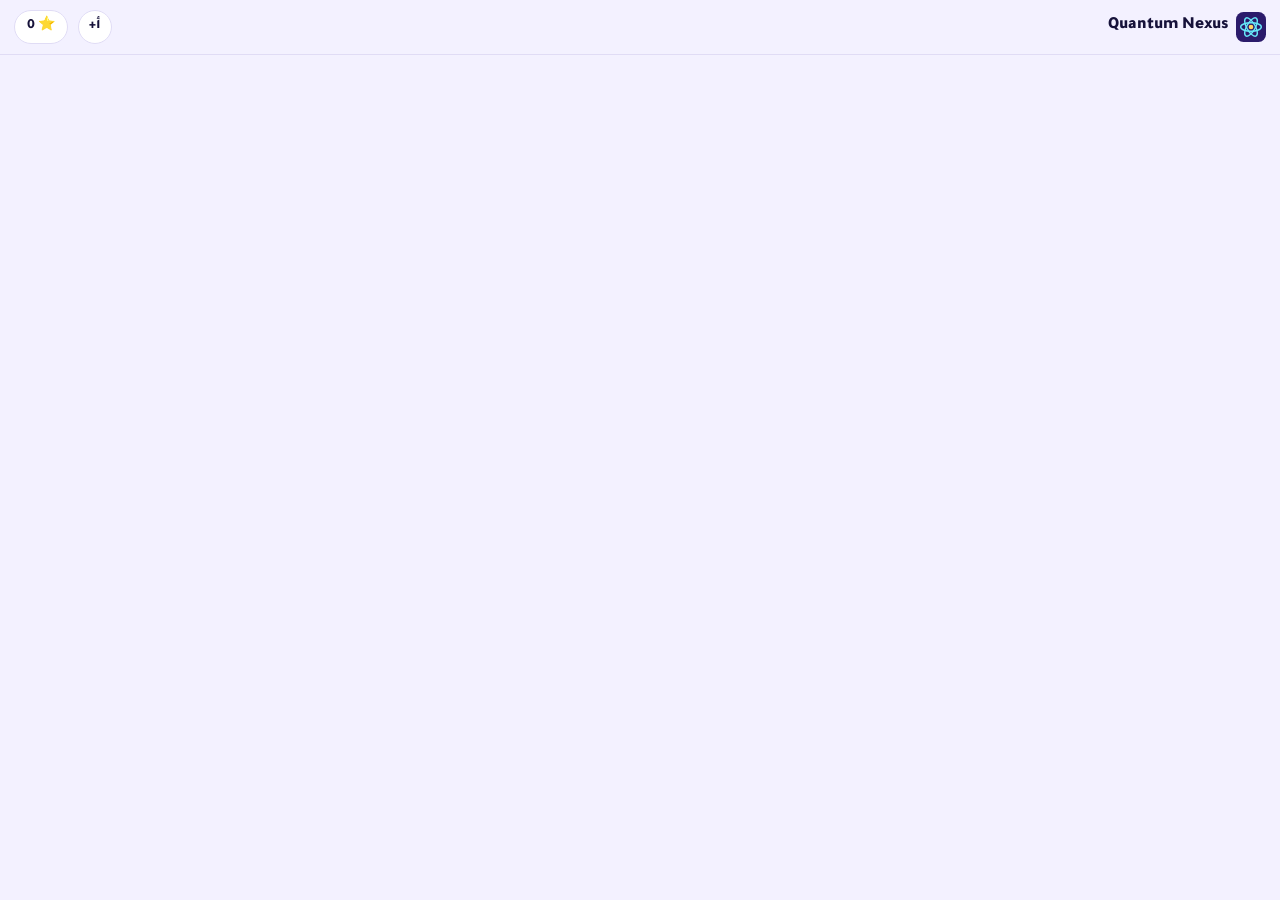
<file: quantum-nexus/source/app.template.html>
<!DOCTYPE html>
<html lang="ar" dir="rtl">
<head>
<meta charset="utf-8">
<meta name="viewport" content="width=device-width,initial-scale=1">
<title>منصة العلوم التفاعلية · Quantum Nexus</title>
<meta name="description" content="أساسيات العلوم للمرحلة المتوسطة: الجدول الدوري التفاعلي ودروس وأسئلة مع التفسير.">
<meta name="theme-color" content="#2B1B6B">
<link rel="manifest" href="manifest.webmanifest">
<link rel="icon" href="data:image/svg+xml,<svg xmlns='http://www.w3.org/2000/svg' viewBox='0 0 64 64'><rect width='64' height='64' rx='16' fill='%232B1B6B'/><g fill='none' stroke='%2367E8F9' stroke-width='3'><ellipse cx='32' cy='32' rx='22' ry='9'/><ellipse cx='32' cy='32' rx='22' ry='9' transform='rotate(60 32 32)'/><ellipse cx='32' cy='32' rx='22' ry='9' transform='rotate(120 32 32)'/></g><circle cx='32' cy='32' r='5' fill='%23FFD566'/></svg>">
<link rel="preconnect" href="https://fonts.googleapis.com"><link rel="preconnect" href="https://fonts.gstatic.com" crossorigin>
<link href="https://fonts.googleapis.com/css2?family=Tajawal:wght@400;500;700;800;900&display=swap" rel="stylesheet">
<style>
:root{--ink:#16123A;--ink2:#5B5A7E;--bg:#F3F1FF;--card:#fff;--line:#E0DCF5;--brand:#5B3FD9;--cyan:#0FB5CE;--good:#16A34A;--bad:#E5484D;--gold:#F5B800}
@media (prefers-color-scheme:dark){:root{--ink:#EEEAFF;--ink2:#B3AFD6;--bg:#0D0A24;--card:#1A1540;--line:#2E2860}}
*{box-sizing:border-box}
html,body{margin:0}
body{font-family:Tajawal,system-ui,sans-serif;background:var(--bg);color:var(--ink);line-height:1.7;font-size:17px;-webkit-tap-highlight-color:transparent}
button{font:inherit;color:inherit;cursor:pointer}
.top{position:sticky;top:0;z-index:20;display:flex;align-items:center;gap:10px;padding:10px 14px;background:color-mix(in srgb,var(--bg) 88%,transparent);backdrop-filter:blur(8px);border-bottom:1px solid var(--line)}
.top .brand{font-weight:900;font-size:17px;flex:1;display:flex;align-items:center;gap:8px}
.top .brand svg{width:30px;height:30px}
.pill{border:1px solid var(--line);background:var(--card);border-radius:999px;padding:4px 12px;font-weight:800;font-size:14px}
#back{display:none}
main{max-width:980px;margin:0 auto;padding:14px 14px 40px}
.hero{position:relative;overflow:hidden;border-radius:26px;color:#fff;padding:22px 20px;margin:4px 0 18px;background:radial-gradient(110% 120% at 100% 0%,#0FB5CE 0%,rgba(15,181,206,0) 50%),linear-gradient(135deg,#2B1B6B 0%,#4B2BC4 55%,#7A3FE0 100%);box-shadow:0 12px 30px rgba(75,43,196,.35)}
.hero canvas{position:absolute;inset:0;width:100%;height:100%;opacity:.55}
.hero>*{position:relative}
.kick{display:inline-block;background:rgba(255,255,255,.16);border:1px solid rgba(255,255,255,.3);border-radius:999px;padding:2px 12px;font-size:13px;font-weight:800}
.hero h1{margin:8px 0 2px;font-size:30px;line-height:1.25;font-weight:900}
.hero .en{font-size:15px;font-weight:700;opacity:.85}
.hero p{margin:8px 0 0;font-weight:600;color:rgba(255,255,255,.92)}
.stats{display:grid;grid-template-columns:repeat(3,1fr);gap:8px;margin-top:14px}
.stats div{background:rgba(255,255,255,.13);border:1px solid rgba(255,255,255,.25);border-radius:14px;padding:6px;text-align:center}
.stats b{display:block;font-size:20px;font-weight:900}.stats small{font-size:12px;font-weight:700;opacity:.9}
h2{font-size:19px;font-weight:900;margin:18px 2px 10px}
.big{display:flex;align-items:center;gap:14px;width:100%;text-align:start;padding:16px;border-radius:22px;border:0;color:#fff;background:linear-gradient(135deg,#0FB5CE,#4B2BC4);box-shadow:0 10px 22px rgba(15,181,206,.3)}
.big .ic{font-size:38px;flex:none}.big b{display:block;font-size:20px;font-weight:900}.big small{font-weight:700;opacity:.92}
.grid2{display:grid;grid-template-columns:1fr 1fr;gap:12px}
@media (min-width:720px){.grid2{grid-template-columns:repeat(4,1fr)}}
.strand{display:flex;flex-direction:column;gap:6px;text-align:start;padding:14px;border-radius:20px;border:1px solid var(--line);background:var(--card);box-shadow:0 4px 12px rgba(43,27,107,.07);min-height:130px}
.strand .ic{font-size:30px}.strand b{font-size:16px;font-weight:900;line-height:1.35}.strand small{color:var(--ink2);font-weight:700;font-size:13px}
.strand.soon{opacity:.65;cursor:default}
.bar{height:8px;border-radius:999px;background:var(--line);overflow:hidden}.bar i{display:block;height:100%;background:linear-gradient(90deg,#0FB5CE,#5B3FD9);border-radius:999px}
.tools{display:grid;grid-template-columns:1fr 1fr;gap:10px}
.tool{display:flex;align-items:center;gap:10px;padding:12px;border-radius:18px;border:1px solid var(--line);background:var(--card);font-weight:800;text-align:start}
.tool span{font-size:24px}.tool em{font-style:normal;background:var(--bad);color:#fff;border-radius:999px;padding:0 7px;font-size:12px;margin-inline-start:auto}
.lesson{display:flex;align-items:center;gap:12px;width:100%;text-align:start;padding:12px 14px;border-radius:18px;border:1px solid var(--line);background:var(--card);margin-bottom:10px}
.lesson .ic{font-size:28px;flex:none}.lesson b{display:block;font-size:17px}.lesson small{color:var(--ink2);font-weight:700}
.stars{margin-inline-start:auto;color:var(--gold);font-size:16px;letter-spacing:1px;flex:none}
.card{background:var(--card);border:1px solid var(--line);border-radius:20px;padding:16px;margin-bottom:12px}
.card ul{margin:0;padding-inline-start:20px}.card li{margin:4px 0}
.go{display:block;width:100%;border:0;border-radius:16px;padding:13px;font-weight:900;font-size:17px;color:#fff;background:linear-gradient(135deg,#5B3FD9,#7A3FE0);box-shadow:0 6px 14px rgba(91,63,217,.3);margin-top:10px}
.go.alt{background:var(--card);color:var(--ink);border:1px solid var(--line);box-shadow:none}
.qhead{display:flex;justify-content:space-between;color:var(--ink2);font-weight:800;font-size:14px;margin-bottom:6px}
.q{font-size:19px;font-weight:800;line-height:1.7;margin:6px 0 12px}
.opt{display:block;width:100%;text-align:start;padding:12px 14px;margin-bottom:10px;border-radius:16px;border:2px solid var(--line);background:var(--card);font-weight:700;font-size:17px}
.opt.good{border-color:var(--good);background:color-mix(in srgb,var(--good) 14%,var(--card))}
.opt.bad{border-color:var(--bad);background:color-mix(in srgb,var(--bad) 12%,var(--card))}
.fb{border-radius:16px;padding:12px 14px;margin-top:4px;font-weight:600}
.fb.good{background:color-mix(in srgb,var(--good) 12%,var(--card));border:1px solid var(--good)}
.fb.bad{background:color-mix(in srgb,var(--bad) 10%,var(--card));border:1px solid var(--bad)}
.score{font-size:46px;font-weight:900;text-align:center;margin:6px 0}
.center{text-align:center}
.muted{color:var(--ink2)}
.fine{color:var(--ink2);font-size:14px}
/* الجدول الدوري */
.legend{display:flex;flex-wrap:wrap;gap:6px;margin:8px 0 10px}
.legend button{border:1px solid var(--line);border-radius:999px;padding:2px 10px;font-size:13px;font-weight:800;background:var(--card);display:flex;align-items:center;gap:5px}
.legend button i{width:12px;height:12px;border-radius:4px;display:inline-block}
.legend button.on{outline:2px solid var(--brand)}
.search{width:100%;font:inherit;padding:10px 14px;border-radius:14px;border:1px solid var(--line);background:var(--card);color:var(--ink)}
.ptwrap{overflow-x:auto;padding-bottom:8px;margin:0 -14px;padding-inline:14px;direction:ltr}
.pt{display:grid;grid-template-columns:repeat(18,46px);gap:3px;width:max-content}
.el{width:46px;height:52px;border-radius:8px;border:0;padding:2px;display:flex;flex-direction:column;align-items:center;justify-content:center;line-height:1.05;color:#14102E;position:relative}
.el .n{font-size:9px;font-weight:700;position:absolute;top:2px;left:4px}
.el .s{font-size:17px;font-weight:900;font-family:system-ui,sans-serif}
.el .a{font-size:8.5px;font-weight:700;max-width:44px;overflow:hidden;white-space:nowrap;text-overflow:ellipsis;direction:rtl}
.el.dim{opacity:.18}
.el.gap{background:transparent!important;font-size:10px;color:var(--ink2);font-weight:800}
.c-alkali{background:#FF9AA2}.c-alkaline{background:#FFC48C}.c-trans{background:#FFE08A}.c-post{background:#B5EAD7}.c-metalloid{background:#9DE0E6}.c-nonmetal{background:#A0C4FF}.c-halogen{background:#C3B1FF}.c-noble{background:#FFB3E6}.c-lanth{background:#D4F29A}.c-act{background:#E8C7A0}
.sheet{position:fixed;inset:0;z-index:50;background:rgba(10,8,30,.55);display:flex;align-items:flex-end;justify-content:center}
.sheet>div{background:var(--card);width:100%;max-width:560px;border-radius:24px 24px 0 0;padding:18px 18px 26px;max-height:85vh;overflow:auto}
.elhead{display:flex;align-items:center;gap:14px}
.elbig{width:86px;height:96px;border-radius:16px;display:flex;flex-direction:column;align-items:center;justify-content:center;color:#14102E;flex:none}
.elbig .s{font-size:36px;font-weight:900;font-family:system-ui,sans-serif;line-height:1}.elbig .n{font-weight:800}
.facts{display:grid;grid-template-columns:1fr 1fr;gap:8px;margin-top:12px}
.facts div{border:1px solid var(--line);border-radius:12px;padding:8px}.facts small{display:block;color:var(--ink2);font-weight:700;font-size:12px}.facts b{font-size:16px}
footer{text-align:center;color:var(--ink2);font-size:13px;margin-top:22px}
footer a{color:inherit}
.toast{position:fixed;bottom:18px;left:50%;transform:translateX(-50%);background:#16123A;color:#fff;padding:10px 16px;border-radius:14px;font-weight:800;z-index:60}
@media (prefers-reduced-motion:reduce){.hero canvas{display:none}}
.ctrl{display:grid;gap:8px;margin-bottom:10px}.ctrl>div{display:flex;align-items:center;gap:6px;flex-wrap:wrap;background:var(--card);border:1px solid var(--line);border-radius:16px;padding:8px 12px}
.ctrl button{width:42px;height:42px;border-radius:12px;border:1px solid var(--line);background:var(--bg);color:var(--ink);font-size:22px;font-weight:900}
.ctrl .cnt{margin-inline-start:auto;font-size:20px;font-weight:900;min-width:28px;text-align:center}
.dot{width:24px;height:24px;border-radius:50%;color:#fff;display:inline-flex;align-items:center;justify-content:center;font-weight:900;flex:none}
.pillx{display:inline-flex;align-items:center;gap:5px;border:1px solid var(--line);border-radius:999px;padding:2px 10px;font-size:13px;font-weight:800;background:var(--card)}.pillx i{width:12px;height:12px;border-radius:4px;display:inline-block}
.seg2{display:flex;gap:8px;margin-bottom:10px}.seg2 button{flex:1;padding:10px 6px;border-radius:14px;border:1px solid var(--line);background:var(--card);color:var(--ink);font-weight:800;font-size:14px}
.planets{display:flex;flex-wrap:wrap;gap:6px;margin-bottom:10px}.planets button{display:flex;align-items:center;gap:5px;border:1px solid var(--line);border-radius:999px;padding:5px 11px;background:var(--card);color:var(--ink);font-weight:800;font-size:14px}.planets i{width:12px;height:12px;border-radius:50%}
input[type=range]{accent-color:#5B3FD9;height:32px}
#fs small{font-size:.7em}#fs{padding:4px 10px}.top .brand{white-space:nowrap;min-width:0}
@media (max-width:420px){.bt{display:none}}
.big.lab{background:linear-gradient(135deg,#0B7285,#5B3FD9);margin-top:12px}
.kind{display:flex;flex-direction:column;background:color-mix(in srgb,var(--brand) 10%,var(--card));border:1px solid color-mix(in srgb,var(--brand) 30%,var(--line));border-radius:14px;padding:6px 12px;margin-top:10px;font-weight:900;color:var(--brand)}
@media (prefers-color-scheme:dark){.kind{color:#C9BEFF}}
.kind small{font-weight:700;color:var(--ink2);font-size:13px}
.slots{display:grid;gap:6px;margin-bottom:10px}
.slot{display:flex;align-items:center;gap:10px;min-height:42px;padding:4px 12px;border-radius:14px;border:2px dashed var(--line);background:transparent;font-weight:800;font-size:16px;text-align:start;color:var(--ink)}
.slot.full{border-style:solid;border-color:var(--brand);background:var(--card)}
.slot em{font-style:normal;width:26px;height:26px;border-radius:50%;background:var(--line);display:inline-flex;align-items:center;justify-content:center;flex:none;font-size:14px}
.slot.full em{background:var(--brand);color:#fff}
.slot.good{border-color:var(--good);background:color-mix(in srgb,var(--good) 14%,var(--card))}.slot.bad{border-color:var(--bad);background:color-mix(in srgb,var(--bad) 12%,var(--card))}
.chips{display:flex;flex-wrap:wrap;gap:8px;margin:10px 0 12px;min-height:10px}
.chip{padding:9px 14px;border-radius:999px;border:2px solid var(--line);background:var(--card);font-weight:800;font-size:16px;color:var(--ink)}
.mt{display:grid;grid-template-columns:1fr 1fr;gap:8px;margin-bottom:12px}
.mL,.mR{padding:10px;border-radius:14px;border:2px solid var(--line);background:var(--card);font-weight:800;font-size:15px;line-height:1.45;text-align:start;color:var(--ink);box-shadow:inset -6px 0 0 var(--c)}
.mL.sel{border-color:var(--brand);outline:3px solid color-mix(in srgb,var(--brand) 35%,transparent)}
.mL.on,.mR.on{border-color:var(--c)}
.mL.good{background:color-mix(in srgb,var(--good) 14%,var(--card))}.mL.bad{background:color-mix(in srgb,var(--bad) 12%,var(--card))}
.ans{margin:4px 0 0;padding-inline-start:20px;font-weight:700}
.numrow{display:flex;align-items:center;gap:10px;margin-bottom:12px}
.numin{width:150px;font:inherit;font-size:24px;font-weight:900;text-align:center;padding:8px;border-radius:14px;border:2px solid var(--line);background:var(--card);color:var(--ink)}
.numin:focus{outline:none;border-color:var(--brand)}.numin.good{border-color:var(--good)}.numin.bad{border-color:var(--bad)}
.miniwrap{overflow-x:auto;margin:0 -14px;padding:0 14px 6px}.mini{display:grid;grid-template-columns:repeat(18,32px);gap:3px;width:max-content}
.mc{aspect-ratio:1/1.15;padding:0;border:1px solid var(--line);border-radius:4px;background:var(--card);color:var(--ink);font:800 13px system-ui,sans-serif;display:flex;align-items:center;justify-content:center;min-width:0}
.mc.gapx{border:0;background:transparent;color:var(--ink2)}
.mc.sel{background:var(--brand);color:#fff;border-color:var(--brand)}
.mc.good{background:var(--good);color:#fff;border-color:var(--good)}.mc.bad{background:var(--bad);color:#fff;border-color:var(--bad)}
.nw{white-space:nowrap}</style>
<script src="/count.js" defer></script>
</head>
<body>
<header class="top">
  <button class="pill" id="back" onclick="back()">رجوع</button>
  <div class="brand"><svg viewBox="0 0 64 64" aria-hidden="true"><rect width="64" height="64" rx="16" fill="#2B1B6B"/><g fill="none" stroke="#67E8F9" stroke-width="3"><ellipse cx="32" cy="32" rx="22" ry="9"/><ellipse cx="32" cy="32" rx="22" ry="9" transform="rotate(60 32 32)"/><ellipse cx="32" cy="32" rx="22" ry="9" transform="rotate(120 32 32)"/></g><circle cx="32" cy="32" r="5" fill="#FFD566"/></svg><span class="bt">Quantum Nexus</span></div>
  <button class="pill" id="fs" onclick="fontStep()" aria-label="تكبير الخط أو تصغيره">أ+</button>
  <span class="pill" aria-label="النقاط">⭐ <span id="pts">0</span></span>
</header>
<main id="app"></main>
<script>
const ELEMENTS=__ELEMENTS__;
const LESSONS=__LESSONS__;
const CAT={alkali:"فلزات قلوية",alkaline:"فلزات قلوية أرضية",trans:"فلزات انتقالية",post:"فلزات أخرى",metalloid:"أشباه فلزات",nonmetal:"لافلزات",halogen:"هالوجينات",noble:"غازات نبيلة",lanth:"لانثانيدات",act:"أكتينيدات"};
const STATE={solid:"صلب",liquid:"سائل",gas:"غاز",unknown:"غير معروف (عنصر مُصنَّع)"};
const STRANDS=[
 {id:"matter",t:"المادة والكيمياء",e:"⚗️",d:"الذرة، والجدول الدوري، والتفاعلات",ready:true},
 {id:"life",t:"الحياة",e:"🧬",d:"الخلية، وأجهزة الجسم، والوراثة، والبيئة",ready:true},
 {id:"energy",t:"الطاقة والحركة",e:"⚡",d:"القوى، والطاقة، والكهرباء، والموجات",ready:true},
 {id:"earth",t:"الأرض والفضاء",e:"🌍",d:"الصخور، والطقس، والنظام الشمسي",ready:true}];
const $=s=>document.querySelector(s);
const esc=t=>String(t).replace(/[&<>"]/g,c=>({"&":"&amp;","<":"&lt;",">":"&gt;",'"':"&quot;"}[c]));
const sh=a=>{a=a.slice();for(let i=a.length-1;i>0;i--){const j=Math.floor(Math.random()*(i+1));[a[i],a[j]]=[a[j],a[i]]}return a};
let P;try{P=JSON.parse(localStorage.getItem("qn2")||"{}")}catch(e){P={}}
P.pts=P.pts||0;P.stars=P.stars||{};P.mist=P.mist||{};P.seen=P.seen||{};
const save=()=>{try{localStorage.setItem("qn2",JSON.stringify(P))}catch(e){}$("#pts").textContent=P.pts};
let stack=[],cur=null;
function show(html){$("#app").innerHTML=html;$("#back").style.display=stack.length?"inline-block":"none";$("#pts").textContent=P.pts;scrollTo(0,0);if(cur&&cur.fn===home)stars()}
function go(fn,...a){if(cur)stack.push(cur);cur={fn,a};fn(...a)}
function back(){const p=stack.pop();if(!p)return home();cur=p;p.fn(...p.a)}
function swap(fn,...a){cur={fn,a};fn(...a)}
function toast(t){const d=document.createElement("div");d.className="toast";d.textContent=t;document.body.appendChild(d);setTimeout(()=>d.remove(),2200)}
const starStr=n=>"★".repeat(n)+"☆".repeat(3-n);
const qn=n=>n<=10&&n>=3?n+" أسئلة":n+" سؤالًا";
const FS=[1.12,1.25,1.4],FSN=["عادي","كبير","كبير جدًّا"];
function applyFont(){const h=document.documentElement;h.style.zoom=FS[P.font||0];h.dataset.font=P.font||0}
function fontStep(){P.font=((P.font||0)+1)%FS.length;save();applyFont();toast("حجم الخط: "+FSN[P.font])}
applyFont();
const mistN=()=>Object.keys(P.mist).length;

/* ===== الرئيسية ===== */
function home(){
  const L=LESSONS.length,got=LESSONS.reduce((a,l)=>a+(P.stars[l.id]||0),0),pct=Math.round(got/(L*3)*100);
  const sp=sid=>{const ls=LESSONS.filter(l=>l.s===sid);return ls.length?Math.round(ls.reduce((a,l)=>a+(P.stars[l.id]||0),0)/(ls.length*3)*100):0};
  show(`<section class="hero"><canvas id="sky" aria-hidden="true"></canvas>
    <span class="kick">أساسيات العلوم للمرحلة المتوسطة</span>
    <h1>منصة العلوم التفاعلية</h1><div class="en">Quantum Nexus</div>
    <p>أهم أفكار العلوم في المرحلة المتوسطة، مع جدول دوري تفاعلي وأسئلة لكل منها تفسير.</p>
    <div class="stats"><div><b>118</b><small>عنصرًا</small></div><div><b>${LESSONS.reduce((a,l)=>a+nQ(l),0)}</b><small>سؤالًا</small></div><div><b>${pct}%</b><small>الإنجاز</small></div></div></section>
  <button class="big" onclick="go(table)"><span class="ic">🧪</span><span><b>الجدول الدوري التفاعلي</b><small>العناصر الـ118 كلها: اضغط أيّ عنصر لتعرف عنه</small></span></button>
  <button class="big lab" onclick="go(labs)"><span class="ic">🔭</span><span><b>المختبر التفاعلي</b><small>نماذج حيّة تتحرك: ذرّة تبنيها، وDNA يدور، وكواكب، ودائرة كهربائية</small></span></button>
  <h2>محاور العلوم</h2>
  <div class="grid2">${STRANDS.map(s=>s.ready?`<button class="strand" onclick="go(strand,'${s.id}')"><span class="ic">${s.e}</span><b>${s.t}</b><small>${s.d}</small><small>${LESSONS.filter(l=>l.s===s.id).length} دروس</small><span class="bar"><i style="width:${sp(s.id)}%"></i></span></button>`:`<div class="strand soon" aria-disabled="true"><span class="ic">${s.e}</span><b>${s.t}</b><small>${s.d}</small><small>🛠️ قيد الإعداد</small></div>`).join("")}</div>
  <h2>أدوات</h2>
  <div class="tools"><button class="tool" onclick="go(findQuiz)"><span>🔎</span>اعثر على العنصر</button><button class="tool" onclick="go(symbolQuiz)"><span>🔤</span>تحدّي الرموز</button><button class="tool" onclick="go(review)"><span>📒</span>مراجعة أخطائي${mistN()?`<em>${mistN()}</em>`:""}</button></div>
  <footer>أسئلة تدريبية أصلية لأساسيات العلوم، وليست بديلًا عن الكتاب المدرسي أو المعلّم · بلا حساب وبلا إعلانات<br><a href="../">← رحلات تعليمية</a></footer>`);
}
function stars(){const c=$("#sky");if(!c||matchMedia("(prefers-reduced-motion: reduce)").matches)return;const x=c.getContext("2d"),r=devicePixelRatio||1;c.width=c.offsetWidth*r;c.height=c.offsetHeight*r;
  const pts=Array.from({length:40},()=>({x:Math.random()*c.width,y:Math.random()*c.height,vx:(Math.random()-.5)*.3*r,vy:(Math.random()-.5)*.3*r}));
  (function draw(){if(!document.body.contains(c))return;x.clearRect(0,0,c.width,c.height);x.fillStyle="#fff";x.strokeStyle="rgba(255,255,255,.18)";
   pts.forEach(p=>{p.x=(p.x+p.vx+c.width)%c.width;p.y=(p.y+p.vy+c.height)%c.height;x.beginPath();x.arc(p.x,p.y,1.6*r,0,7);x.fill()});
   for(let i=0;i<pts.length;i++)for(let j=i+1;j<pts.length;j++){const d=Math.hypot(pts[i].x-pts[j].x,pts[i].y-pts[j].y);if(d<70*r){x.beginPath();x.moveTo(pts[i].x,pts[i].y);x.lineTo(pts[j].x,pts[j].y);x.stroke()}}
   requestAnimationFrame(draw)})()}

/* ===== المحور والدروس ===== */
function strand(sid){const S=STRANDS.find(s=>s.id===sid),ls=LESSONS.filter(l=>l.s===sid);
  show(`<h1 style="font-size:24px;margin:6px 2px">${S.e} ${S.t}</h1><p class="muted" style="margin:0 2px 12px">${ls.length} دروس. ابدأ بالترتيب، أو اختر ما تحتاج إليه.</p>
  ${ls.map((l,i)=>`<button class="lesson" onclick="go(lesson,'${l.id}')"><span class="ic">${l.e}</span><span><b>${i+1}. ${l.t}</b><small>${qn(nQ(l))}${(l.ix||[]).length?" · منها "+(l.ix.length===1?"سؤال تفاعلي":l.ix.length===2?"سؤالان تفاعليان":l.ix.length+" أسئلة تفاعلية"):""}</small></span><span class="stars" aria-label="${P.stars[l.id]||0} من 3 نجوم">${starStr(P.stars[l.id]||0)}</span></button>`).join("")}`);
}
const LX=id=>LESSONS.find(l=>l.id===id);
function lesson(id){const l=LX(id);
  show(`<h1 style="font-size:24px;margin:6px 2px">${l.e} ${l.t}</h1>
  <div class="card"><b>💡 أهم الأفكار</b><ul>${l.sum.map(s=>`<li>${s}</li>`).join("")}</ul></div>
  <button class="go" onclick="swap(quiz,{id:'${id}'})">ابدأ الأسئلة (${nQ(l)})</button>
  ${LAB_OF[id]?`<button class="go alt" style="margin-top:10px" onclick="go(lab,'${LAB_OF[id]}')">🔭 جرّب النموذج الحيّ: ${LABS.find(x=>x.id===LAB_OF[id]).t}</button>`:""}
  ${id==="table"?`<button class="go alt" style="margin-top:10px" onclick="go(table)">🧪 افتح الجدول الدوري</button>`:""}`);
}

/* ===== الأسئلة ===== */
let Q=null;
function mk(lid,i){const l=LX(lid),[p,o,x]=l.q[i];return {key:lid+"#"+i,lid,p,ans:o[0],opts:sh(o),x}}
function mkx(lid,i){return Object.assign({},LX(lid).ix[i],{key:lid+"#x"+i,lid})}
function fromKey(k){const [lid,i]=k.split("#"),l=LX(lid);if(!l)return null;if(i[0]==="x")return l.ix&&l.ix[+i.slice(1)]?mkx(lid,+i.slice(1)):null;return l.q[+i]?mk(lid,+i):null}
const nQ=l=>l.q.length+(l.ix||[]).length;
const KIND={order:"🔢 رتّب",match:"🔗 صِل",num:"✏️ احسب",pt:"🧪 اضغط في الجدول"};
const HINT={order:"اضغط العناصر بالترتيب الصحيح. اضغط عنصرًا مختارًا لإرجاعه.",match:"اضغط عنصرًا من اليمين، ثم ما يناسبه من اليسار.",num:"اكتب الرقم فقط.",pt:"اضغط العنصر في الجدول، ثم «تحقّق»."};
function quiz(cfg){
  let list;
  if(cfg.review){list=Object.keys(P.mist).map(fromKey).filter(Boolean);list=sh(list).slice(0,10)}
  else if(cfg.symbols||cfg.find){list=cfg.list}
  else{const l=LX(cfg.id);list=sh([...l.q.map((_,i)=>mk(cfg.id,i)),...(l.ix||[]).map((_,i)=>mkx(cfg.id,i))])}
  if(!list.length){show(`<div class="card center"><p>لا توجد أخطاء للمراجعة 🎉</p></div><button class="go" onclick="swap(home)">الرئيسية</button>`);return}
  Q={cfg,list,i:0,score:0};step();
}
function qtitle(){return Q.cfg.review?"📒 مراجعة الأخطاء":Q.cfg.symbols?"🔤 تحدّي الرموز":Q.cfg.find?"🔎 اعثر على العنصر":esc(LX(Q.cfg.id).t)}
function step(){const t=Q.list[Q.i];Q.done=false;
  let body;
  if(!t.k)body=t.opts.map((o,k)=>`<button class="opt" id="o${k}" onclick="pick(${k})">${o}</button>`).join("");
  else if(t.k==="order"){let o;do{o=sh(t.items.map((_,i)=>i))}while(t.items.length>1&&o.every((v,i)=>v===i));Q.pool=o;Q.sel=[];body=`<div id="pool" class="chips"></div><div id="slots" class="slots"></div><button class="go" id="chk" disabled onclick="checkOrder()">تحقّق</button>`}
  else if(t.k==="match"){Q.right=sh(t.pairs.map((_,i)=>i));Q.link={};Q.mL=null;body=`<div id="mt" class="mt"></div><button class="go" id="chk" disabled onclick="checkMatch()">تحقّق</button>`}
  else if(t.k==="num")body=`<div class="numrow"><input id="numin" class="numin" inputmode="decimal" autocomplete="off" aria-label="الإجابة" placeholder="؟" onkeydown="if(event.key==='Enter')checkNum()"><span class="muted">${t.u||""}</span></div><button class="go" onclick="checkNum()">تحقّق</button>`;
  else if(t.k==="pt"){Q.ptSel=null;body=`<div class="miniwrap" dir="ltr"><div class="mini" id="mini">${miniTable()}</div></div><p class="fine center" style="margin:2px 0 0">اسحب الجدول يمينًا ويسارًا لترى بقية العناصر</p><p class="fine center" id="ptsel">لم تختر عنصرًا بعد</p><button class="go" id="chk" disabled onclick="checkPT()">تحقّق</button>`}
  show(`<div class="qhead"><span>${qtitle()}</span><span>${Q.i+1} / ${Q.list.length}</span></div>
  <div class="bar"><i style="width:${Q.i/Q.list.length*100}%"></i></div>
  ${t.k?`<div class="kind">${KIND[t.k]}<small>${HINT[t.k]}</small></div>`:""}
  <div class="q">${t.p}</div>${body}<div id="fb"></div>`);
  if(t.k==="order")drawOrder();if(t.k==="match")drawMatch();
}
function resolve(ok,wrongMsg){Q.done=true;const t=Q.list[Q.i];
  if(ok){Q.score++;P.pts+=10;if(t.key)delete P.mist[t.key]}else if(t.key)P.mist[t.key]=Date.now();save();
  const c=$("#chk");if(c)c.remove();document.querySelectorAll("#app .go:not(#fb .go)").forEach(b=>{if(b.textContent==="تحقّق")b.remove()});
  $("#fb").innerHTML=`<div class="fb ${ok?"good":"bad"}"><b>${ok?"✅ إجابة صحيحة!":"❌ "+wrongMsg}</b><br>${t.x}</div>
  <button class="go" onclick="next()">${Q.i+1<Q.list.length?"التالي":"النتيجة"}</button>`;
  $("#fb").scrollIntoView({behavior:"smooth",block:"nearest"});
}
function pick(k){if(Q.done)return;const t=Q.list[Q.i],ok=t.opts[k]===t.ans;
  t.opts.forEach((o,j)=>{const b=$("#o"+j);b.disabled=true;if(o===t.ans)b.classList.add("good");else if(j===k)b.classList.add("bad")});
  resolve(ok,"الإجابة الصحيحة: "+t.ans);
}
/* رتّب */
function drawOrder(){const t=Q.list[Q.i],n=t.items.length;
  $("#slots").innerHTML=Array.from({length:n},(_,k)=>k<Q.sel.length?`<button class="slot full" onclick="unOrder(${k})" ${Q.done?"disabled":""}><em>${k+1}</em>${t.items[Q.sel[k]]}</button>`:`<div class="slot"><em>${k+1}</em></div>`).join("");
  $("#pool").innerHTML=Q.pool.filter(i=>!Q.sel.includes(i)).map(i=>`<button class="chip" onclick="doOrder(${i})">${t.items[i]}</button>`).join("");
  const c=$("#chk");if(c)c.disabled=Q.sel.length<n}
function doOrder(i){if(Q.done)return;Q.sel.push(i);drawOrder()}
function unOrder(k){if(Q.done)return;Q.sel.splice(k,1);drawOrder()}
function checkOrder(){if(Q.done)return;const t=Q.list[Q.i],ok=Q.sel.every((v,k)=>v===k);Q.done=true;drawOrder();
  [...document.querySelectorAll(".slot.full")].forEach((b,k)=>b.classList.add(Q.sel[k]===k?"good":"bad"));
  resolve(ok,"الترتيب الصحيح: "+t.items.join(" ← "))}
/* صِل */
const MC=["#5B3FD9","#0FB5CE","#E5484D","#F59E0B","#16A34A"];
function drawMatch(){const t=Q.list[Q.i],L=Q.link;
  $("#mt").innerHTML=t.pairs.map((pr,i)=>{const j=Q.right[i],li=Object.keys(L).find(k=>L[k]===j);
    return `<button class="mL${Q.mL===i?" sel":""}${L[i]!==undefined?" on":""}" style="--c:${L[i]!==undefined?MC[i]:"transparent"}" onclick="mPick(${i})" ${Q.done?"disabled":""}>${pr[0]}</button>
    <button class="mR${li!==undefined?" on":""}" style="--c:${li!==undefined?MC[li]:"transparent"}" onclick="mLink(${j})" ${Q.done?"disabled":""}>${t.pairs[j][1]}</button>`}).join("");
  const c=$("#chk");if(c)c.disabled=Object.keys(L).length<t.pairs.length}
function mPick(i){if(Q.done)return;if(Q.link[i]!==undefined)delete Q.link[i];Q.mL=i;drawMatch()}
function mLink(j){if(Q.done)return;if(Q.mL===null){const k=Object.keys(Q.link).find(k=>Q.link[k]===j);if(k!==undefined){delete Q.link[k];drawMatch()}else toast("اختر أولًا عنصرًا من العمود الأيمن");return}
  for(const k in Q.link)if(Q.link[k]===j)delete Q.link[k];Q.link[Q.mL]=j;Q.mL=null;drawMatch()}
function checkMatch(){if(Q.done)return;const t=Q.list[Q.i],ok=t.pairs.every((_,i)=>Q.link[i]===i);Q.done=true;drawMatch();
  const L=[...document.querySelectorAll(".mL")];t.pairs.forEach((_,i)=>L[i].classList.add(Q.link[i]===i?"good":"bad"));
  resolve(ok,"التوصيل الصحيح:"+`<ul class="ans">${t.pairs.map(p=>`<li>${p[0]} ← ${p[1]}</li>`).join("")}</ul>`)}
/* احسب */
function checkNum(){if(Q.done)return;const t=Q.list[Q.i],inp=$("#numin"),raw=inp.value.replace(/[٠-٩]/g,d=>"٠١٢٣٤٥٦٧٨٩".indexOf(d)).replace(/[٫,،]/g,".").replace(/\s/g,"");
  if(raw===""||isNaN(+raw)){toast("اكتب رقمًا أولًا");inp.focus();return}
  const ok=Math.abs(+raw-t.a)<=(t.tol||0)+1e-9;inp.disabled=true;inp.classList.add(ok?"good":"bad");resolve(ok,`الإجابة الصحيحة: ${t.a} ${t.u||""}`)}
/* اضغط في الجدول */
function miniTable(){return ELEMENTS.filter(e=>e.p!=="la"&&e.p!=="ac").map(e=>`<button class="mc" id="mc${e.z}" style="grid-column:${e.g};grid-row:${e.p}" onclick="ptPick(${e.z})" aria-label="${e.ar}">${e.s}</button>`).join("")+`<div class="mc gapx" style="grid-column:3;grid-row:6">*</div><div class="mc gapx" style="grid-column:3;grid-row:7">*</div>`}
function ptPick(z){if(Q.done)return;if(Q.ptSel)$("#mc"+Q.ptSel).classList.remove("sel");Q.ptSel=z;$("#mc"+z).classList.add("sel");const e=ELEMENTS[z-1];$("#ptsel").innerHTML=`اخترت: <b>${e.ar}</b> <span dir="ltr">(${e.s})</span>`;$("#chk").disabled=false}
function ptOK(t,z){return t.z?t.z.includes(z):ELEMENTS[z-1].c===t.c}
function checkPT(){if(Q.done||!Q.ptSel)return;const t=Q.list[Q.i],ok=ptOK(t,Q.ptSel);Q.done=true;
  ELEMENTS.forEach(e=>{const b=$("#mc"+e.z);if(!b)return;b.disabled=true;if(ptOK(t,e.z))b.classList.add("good")});
  if(!ok)$("#mc"+Q.ptSel).classList.add("bad");
  const right=ELEMENTS.filter(e=>ptOK(t,e.z)&&e.p!=="la"&&e.p!=="ac");
  resolve(ok,"الإجابة: "+right.map(e=>e.ar).join("، ")+" (مظلَّلة بالأخضر)")}
function next(){Q.i++;if(Q.i<Q.list.length)step();else finish()}
function finish(){const n=Q.list.length,s=Q.score,r=s/n,st=r>=.9?3:r>=.7?2:r>=.5?1:0;
  if(Q.cfg.id){P.stars[Q.cfg.id]=Math.max(P.stars[Q.cfg.id]||0,st);P.pts+=st*10}save();
  show(`<div class="card center"><div class="score">${s} / ${n}</div>${Q.cfg.id?`<div class="stars" style="font-size:30px;margin:0">${starStr(st)}</div>`:""}
  <p>${r>=.9?"ممتاز! أتقنت هذا الدرس 🌟":r>=.7?"عمل جيد! راجع الأخطاء لتصل إلى الإتقان 👍":r>=.5?"بداية طيبة؛ اقرأ «أهم الأفكار» ثم حاول مرة أخرى 💪":"لا بأس؛ اقرأ «أهم الأفكار» بهدوء، ثم أعد المحاولة 🤝"}</p></div>
  <button class="go" onclick="swap(quiz,Q.cfg.symbols?{symbols:true,list:symbolList()}:Q.cfg.find?{find:true,list:findList()}:Q.cfg)">محاولة جديدة</button>
  ${mistN()?`<button class="go alt" onclick="swap(quiz,{review:true})">📒 مراجعة أخطائي (${mistN()})</button>`:""}
  <button class="go alt" onclick="stack=[];swap(home)">الرئيسية</button>`);
}
function review(){quiz({review:true})}

/* ===== تحدّي الرموز ===== */
const COMMON=[1,2,3,6,7,8,9,10,11,12,13,14,15,16,17,18,19,20,26,29,30,47,50,53,79,80,82,92];
function symbolList(){return sh(COMMON).slice(0,10).map((z,i)=>{const e=ELEMENTS[z-1],others=sh(COMMON.filter(y=>y!==z)).slice(0,3).map(y=>ELEMENTS[y-1]);
  return i%2?{p:`ما العنصر الذي رمزه <b dir="ltr">${e.s}</b>؟`,ans:e.ar,opts:sh([e.ar,...others.map(o=>o.ar)]),x:`<b dir="ltr">${e.s}</b> رمز ${e.ar} (${e.en})، وعدده الذري ${e.z}.`}
   :{p:`ما رمز عنصر <b>${e.ar}</b>؟`,ans:e.s,opts:sh([e.s,...others.map(o=>o.s)]),x:`رمز ${e.ar} هو <b dir="ltr">${e.s}</b>${e.s[0]!==e.en[0]?` (من اسمه اللاتيني أو القديم)`:""}، وعدده الذري ${e.z}.`}})}
function symbolQuiz(){quiz({symbols:true,list:symbolList()})}
const FIND=[1,2,3,6,7,8,9,10,11,12,13,14,15,16,17,18,19,20,26,29,30,47,53,79,80,82];
function findList(){return sh(FIND).slice(0,10).map(z=>{const e=ELEMENTS[z-1];return {k:"pt",z:[z],p:`اضغط على عنصر <b>${e.ar}</b>.`,x:`${e.ar} <span dir="ltr">(${e.s})</span>: العدد الذري ${e.z}، في الدورة ${e.p} والمجموعة ${e.g}.`}})}
function findQuiz(){quiz({find:true,list:findList()})}

/* ===== الجدول الدوري ===== */
let filt="",term="";
function cell(e){const dim=(filt&&e.c!==filt)||(term&&!(e.ar.includes(term)||e.en.toLowerCase().includes(term.toLowerCase())||e.s.toLowerCase()===term.toLowerCase()||String(e.z)===term));
  return `<button class="el c-${e.c}${dim?" dim":""}" style="grid-column:${e.g};grid-row:${e.p==="la"?9:e.p==="ac"?10:e.p}" onclick="elem(${e.z})" aria-label="${e.ar} ${e.s} العدد الذري ${e.z}"><span class="n">${e.z}</span><span class="s">${e.s}</span><span class="a">${e.ar}</span></button>`}
function table(){
  show(`<h1 style="font-size:24px;margin:6px 2px">🧪 الجدول الدوري التفاعلي</h1>
  <input class="search" id="term" placeholder="ابحث باسم العنصر أو رمزه أو عدده الذري" value="${esc(term)}" oninput="term=this.value.trim();drawPT()">
  <div class="legend">${Object.entries(CAT).map(([k,v])=>`<button class="${filt===k?"on":""}" onclick="filt=filt==='${k}'?'':'${k}';table()"><i class="c-${k}"></i>${v}</button>`).join("")}</div>
  <p class="fine" style="margin:0 2px 6px">↔️ اسحب الجدول جانبيًّا لرؤيته كاملًا، واضغط أيّ عنصر لتعرف عنه.</p>
  <div class="ptwrap"><div class="pt" id="pt"></div></div>
  <p class="fine">الصفّان السفليّان: اللانثانيدات (57–71) والأكتينيدات (89–103)، ومكانهما في الدورتين السادسة والسابعة.</p>`);
  drawPT();const t=$("#term");if(term&&t){t.focus();t.setSelectionRange(term.length,term.length)}
}
function drawPT(){const el=$("#pt");if(!el)return;
  el.innerHTML=ELEMENTS.map(cell).join("")+`<div class="el gap" style="grid-column:3;grid-row:6">57–71</div><div class="el gap" style="grid-column:3;grid-row:7">89–103</div><div style="grid-row:8;height:10px"></div>`;
  if(term){const hit=ELEMENTS.filter(e=>e.ar.includes(term)||e.en.toLowerCase().includes(term.toLowerCase())||e.s.toLowerCase()===term.toLowerCase()||String(e.z)===term);if(hit.length===1){const b=el.children[hit[0].z-1];b&&b.scrollIntoView({block:"nearest",inline:"center"})}}
}
function elem(z){const e=ELEMENTS[z-1];P.seen[z]=1;save();
  const d=document.createElement("div");d.className="sheet";d.onclick=ev=>{if(ev.target===d)d.remove()};
  d.innerHTML=`<div role="dialog" aria-label="${e.ar}"><div class="elhead"><div class="elbig c-${e.c}"><span class="n">${e.z}</span><span class="s">${e.s}</span></div>
  <div><b style="font-size:24px">${e.ar}</b><div class="muted" dir="ltr" style="text-align:right">${e.en}</div><div class="muted">${CAT[e.c]}</div></div></div>
  ${e.f?`<div class="card" style="margin:12px 0 0">💡 ${e.f}</div>`:""}
  <div class="facts"><div><small>العدد الذري (عدد البروتونات)</small><b>${e.z}</b></div><div><small>الكتلة الذرية</small><b dir="ltr">${e.m}</b></div>
  <div><small>الدورة</small><b>${e.p==="la"?6:e.p==="ac"?7:e.p}</b></div><div><small>المجموعة</small><b>${e.p==="la"||e.p==="ac"?"3 (سلسلة "+(e.p==="la"?"اللانثانيدات":"الأكتينيدات")+")":e.g}</b></div>
  <div><small>الحالة في درجة حرارة الغرفة</small><b>${STATE[e.st]}</b></div><div><small>مشعّ؟</small><b>${e.r?"نعم ☢️":"لا"}</b></div></div>
  ${e.z<=36?`<div class="card" style="margin:12px 0 0;padding:6px"><canvas id="elatom" style="width:100%;display:block" aria-label="نموذج ذرة ${e.ar}"></canvas><p class="fine center" style="margin:0 0 6px">توزيع الإلكترونات على المستويات: <b dir="ltr">${shells(e.z).join(" ، ")}</b> <span class="muted">(نموذج مبسّط)</span></p></div>`:""}
  <p class="fine">في الذرة المتعادلة من ${e.ar}: عدد البروتونات = عدد الإلكترونات = ${e.z}.</p>
  <button class="go alt" onclick="this.closest('.sheet').remove()">إغلاق</button></div>`;
  document.body.appendChild(d);
  if(e.z<=36){const n=Math.max(0,Math.round(e.m)-e.z);canvasLoop(d.querySelector("#elatom"),200,(ctx,W,H,r,t)=>drawAtom(ctx,W,H,r,t,e.z,n,e.z))}
}
/* ======================== المختبر التفاعلي ======================== */
const LABS=[
 {id:"atom",t:"ابنِ ذرّة",e:"⚛️",d:"أضف بروتونات ونيوترونات وإلكترونات، وشاهد العنصر يتكوّن أمامك."},
 {id:"dna",t:"جزيء DNA ثلاثي الأبعاد",e:"🧬",d:"لولب مزدوج يدور؛ اسحبه بإصبعك لتديره."},
 {id:"states",t:"حالات المادة",e:"🧊",d:"غيّر درجة الحرارة وشاهد جسيمات الماء تتجمّد وتغلي."},
 {id:"solar",t:"المجموعة الشمسية",e:"🪐",d:"الكواكب الثمانية تدور حول الشمس؛ اضغط أيّ كوكب."},
 {id:"circuit",t:"الدائرة الكهربائية",e:"💡",d:"أغلق المفتاح، وقارن التوصيل على التوالي والتوازي."}];
const LAB_OF={atom:"atom",table:"atom",states:"states",changes:"states",genetics:"dna",cell:"dna",solar:"solar",space:"solar",electricity:"circuit"};
function labs(){
  show(`<h1 style="font-size:24px;margin:6px 2px">🔭 المختبر التفاعلي</h1><p class="muted" style="margin:0 2px 12px">نماذج حيّة تتحرك وتتفاعل معك. جرّب وغيّر وشاهد ماذا يحدث.</p>
  ${LABS.map(l=>`<button class="lesson" onclick="go(lab,'${l.id}')"><span class="ic">${l.e}</span><span><b>${l.t}</b><small>${l.d}</small></span><span class="stars">‹</span></button>`).join("")}`);
}
function lab(id){({atom:labAtom,dna:labDNA,states:labStates,solar:labSolar,circuit:labCircuit})[id]()}
function canvasLoop(c,h,draw){const r=Math.min(devicePixelRatio||1,2);function size(){c.width=c.clientWidth*r;c.height=h*r;c.style.height=h+"px"}size();
  const ctx=c.getContext("2d");let t0=performance.now();
  (function f(t){if(!document.body.contains(c))return;draw(ctx,c.width,c.height,r,(t-t0)/1000);requestAnimationFrame(f)})(t0);addEventListener("resize",size,{once:true})}
const reduceMotion=()=>matchMedia("(prefers-reduced-motion: reduce)").matches;

/* ---------- توزيع الإلكترونات على المستويات (مبسّط للعناصر 1–36) ---------- */
function shells(z){if(z<=0)return[];if(z<=2)return[z];if(z<=10)return[2,z-2];if(z<=18)return[2,8,z-10];if(z<=20)return[2,8,8,z-18];
  if(z===24)return[2,8,13,1];if(z===29)return[2,8,18,1];if(z<=30)return[2,8,8+(z-20),2];if(z<=36)return[2,8,18,z-28];return null}
function drawAtom(ctx,W,H,r,t,p,n,e,opts){
  const cx=W/2,cy=H/2,dark=matchMedia("(prefers-color-scheme: dark)").matches;
  ctx.clearRect(0,0,W,H);
  const sh=shells(e)||null,maxR=Math.min(W,H)/2-10*r,ns=sh?sh.length:3;
  // المدارات والإلكترونات
  if(sh){sh.forEach((k,i)=>{const R=(i+1)*maxR/(ns+0.4);ctx.strokeStyle=dark?"rgba(180,170,255,.35)":"rgba(91,63,217,.25)";ctx.lineWidth=1.5*r;ctx.beginPath();ctx.arc(cx,cy,R,0,7);ctx.stroke();
    for(let j=0;j<k;j++){const a=(reduceMotion()?0:t*(1.2-i*.2))+j*2*Math.PI/k;const x=cx+R*Math.cos(a),y=cy+R*Math.sin(a);
      ctx.fillStyle="#0FB5CE";ctx.beginPath();ctx.arc(x,y,5*r,0,7);ctx.fill();ctx.fillStyle="#fff";ctx.font=`bold ${7*r}px system-ui`;ctx.textAlign="center";ctx.textBaseline="middle";ctx.fillText("−",x,y+.5*r)}})}
  else if(e>0){const g=ctx.createRadialGradient(cx,cy,10*r,cx,cy,maxR);g.addColorStop(0,"rgba(15,181,206,.35)");g.addColorStop(1,"rgba(15,181,206,0)");ctx.fillStyle=g;ctx.beginPath();ctx.arc(cx,cy,maxR,0,7);ctx.fill();
    for(let j=0;j<Math.min(e,60);j++){const a=(reduceMotion()?0:t*.6)+j*2.399,R=maxR*(.3+.7*((j*37)%100)/100);ctx.fillStyle="#0FB5CE";ctx.beginPath();ctx.arc(cx+R*Math.cos(a),cy+R*Math.sin(a),3*r,0,7);ctx.fill()}}
  // النواة
  const tot=p+n,parts=[];for(let i=0;i<tot;i++)parts.push(Math.floor((i+1)*p/tot)>Math.floor(i*p/tot));
  const nr=Math.max(9*r,Math.sqrt(tot)*6*r);
  for(let i=0;i<Math.min(tot,80);i++){const a=i*2.399,d=nr*Math.sqrt(i/Math.max(tot,1))*.9;const x=cx+d*Math.cos(a)+(reduceMotion()?0:Math.sin(t*6+i)*.6*r),y=cy+d*Math.sin(a);
    ctx.fillStyle=parts[i]?"#E5484D":"#8B8FA8";ctx.beginPath();ctx.arc(x,y,6*r,0,7);ctx.fill();ctx.strokeStyle="rgba(255,255,255,.6)";ctx.lineWidth=1*r;ctx.stroke();
    if(parts[i]){ctx.fillStyle="#fff";ctx.font=`bold ${8*r}px system-ui`;ctx.textAlign="center";ctx.textBaseline="middle";ctx.fillText("+",x,y+.5*r)}}
}
let AT={p:1,n:0,e:1};
function labAtom(){
  show(`<h1 style="font-size:23px;margin:6px 2px">⚛️ ابنِ ذرّة</h1>
  <div class="card" style="padding:8px"><canvas id="cv" style="width:100%;display:block" aria-label="نموذج الذرة"></canvas></div>
  <div class="card" id="info" aria-live="polite"></div>
  <div class="ctrl">${[["p","بروتون","#E5484D","+"],["n","نيوترون","#8B8FA8","0"],["e","إلكترون","#0FB5CE","−"]].map(([k,n,c,s])=>`<div><span class="dot" style="background:${c}">${s}</span><b>${n}</b><span class="cnt" id="c${k}">0</span><button aria-label="إنقاص ${n}" onclick="atomSet('${k}',-1)">−</button><button aria-label="زيادة ${n}" onclick="atomSet('${k}',1)">+</button></div>`).join("")}</div>
  <p class="fine">البروتونات تحدّد نوع العنصر، والنيوترونات تغيّر الكتلة (النظائر)، والإلكترونات تحدّد الشحنة. (في هذا النموذج حتى 20 بروتونًا.)</p>`);
  atomInfo();canvasLoop($("#cv"),280,(ctx,W,H,r,t)=>drawAtom(ctx,W,H,r,t,AT.p,AT.n,AT.e));
}
function atomSet(k,d){const lim={p:[1,20],n:[0,30],e:[0,AT.p+3]};AT[k]=Math.max(lim[k][0],Math.min(lim[k][1],AT[k]+d));AT.e=Math.min(AT.e,AT.p+3);atomInfo()}
function atomInfo(){const el=ELEMENTS[AT.p-1],q=AT.p-AT.e,common=Math.round(el.m)-AT.p;
  ["p","n","e"].forEach(k=>{const c=$("#c"+k);if(c)c.textContent=AT[k]});
  $("#info").innerHTML=`<div style="display:flex;align-items:center;gap:12px"><div class="elbig c-${el.c}" style="width:70px;height:76px"><span class="n">${el.z}</span><span class="s" style="font-size:28px">${el.s}</span></div>
  <div><b style="font-size:21px">${el.ar}</b> <span class="muted" dir="ltr">${el.en}</span><div>العدد الكتلي: <b>${AT.p+AT.n}</b> · الشحنة: <b dir="ltr">${q>0?"+"+q:q}</b></div>
  <div class="muted">${q===0?"ذرة متعادلة ✅":q>0?"أيون موجب: إلكتروناته أقل من بروتوناته":"أيون سالب: إلكتروناته أكثر من بروتوناته"}</div></div></div>
  <p class="fine" style="margin:8px 0 0">${AT.n===common?"🎯 هذا هو عدد النيوترونات في أكثر نظائر "+el.ar+" شيوعًا.":"💡 أكثر نظائر "+el.ar+" شيوعًا فيه "+common+" "+(common===1?"نيوترون واحد":common===2?"نيوترونان":"نيوترونات")+"."}</p>`;
}

/* ---------- DNA ثلاثي الأبعاد ---------- */
function labDNA(){
  show(`<h1 style="font-size:23px;margin:6px 2px">🧬 جزيء DNA</h1>
  <div class="card" style="padding:6px;background:#0D0A24"><canvas id="cv" style="width:100%;display:block;touch-action:none" aria-label="نموذج لولب DNA المزدوج يدور"></canvas></div>
  <div class="legend" style="justify-content:center"><span class="pillx"><i style="background:#FF6B6B"></i>A أدينين</span><span class="pillx"><i style="background:#4D96FF"></i>T ثايمين</span><span class="pillx"><i style="background:#6BCB77"></i>G جوانين</span><span class="pillx"><i style="background:#FFD93D"></i>C سايتوسين</span></div>
  <div class="card"><b>💡 ماذا ترى؟</b><ul><li>DNA سلّم ملتفّ يُسمّى <b>اللولب المزدوج</b>.</li><li>جانبا السلّم من سكّر وفوسفات، والدرجات أزواج من القواعد.</li><li>تقترن القواعد دائمًا هكذا: <b>A مع T</b>، و<b>G مع C</b>.</li><li>ترتيب هذه القواعد هو «التعليمات» الوراثية؛ وكل جين جزء من هذا الترتيب.</li></ul></div>
  <p class="fine">اسحب النموذج يمينًا ويسارًا لتديره.</p>`);
  const seq="ATGCGTACGTTAGCATGCAATCGG".split(""),pair={A:"T",T:"A",G:"C",C:"G"},col={A:"#FF6B6B",T:"#4D96FF",G:"#6BCB77",C:"#FFD93D"};
  let rot=0,drag=null,vel=.6;const c=$("#cv");
  c.onpointerdown=e=>{drag=e.clientX;c.setPointerCapture(e.pointerId)};c.onpointermove=e=>{if(drag!==null){rot+=(e.clientX-drag)*.012;vel=(e.clientX-drag)*.4;drag=e.clientX}};c.onpointerup=()=>{drag=null};
  canvasLoop(c,340,(ctx,W,H,r,t)=>{ctx.clearRect(0,0,W,H);if(drag===null&&!reduceMotion()){rot+=.012*Math.sign(vel||1)}
    const n=seq.length,top=24*r,step=(H-2*top)/(n-1),R=Math.min(W*.28,90*r),cx=W/2,items=[];
    for(let i=0;i<n;i++){const a=rot+i*.55,y=top+i*step,x1=cx+R*Math.cos(a),z1=Math.sin(a),x2=cx+R*Math.cos(a+Math.PI),z2=Math.sin(a+Math.PI);items.push({i,y,x1,z1,x2,z2,b:seq[i]})}
    items.sort((a,b)=>(a.z1+a.z2)-(b.z1+b.z2));
    // العمودان الفقريان
    [["x1","z1"],["x2","z2"]].forEach(([X,Z])=>{for(let i=0;i<n-1;i++){const A=items.find(o=>o.i===i),B=items.find(o=>o.i===i+1),d=(A[Z]+B[Z])/2;ctx.strokeStyle=`rgba(190,180,255,${.35+.5*(d+1)/2})`;ctx.lineWidth=(3+2*(d+1))*r;ctx.beginPath();ctx.moveTo(A[X],A.y);ctx.lineTo(B[X],B.y);ctx.stroke()}});
    items.forEach(o=>{const d=(o.z1+o.z2)/2,alpha=.45+.55*(d+1)/2,mx=(o.x1+o.x2)/2;ctx.globalAlpha=alpha;ctx.lineWidth=5*r;
      ctx.strokeStyle=col[o.b];ctx.beginPath();ctx.moveTo(o.x1,o.y);ctx.lineTo(mx,o.y);ctx.stroke();ctx.strokeStyle=col[pair[o.b]];ctx.beginPath();ctx.moveTo(mx,o.y);ctx.lineTo(o.x2,o.y);ctx.stroke();
      [[o.x1,o.z1,o.b],[o.x2,o.z2,pair[o.b]]].forEach(([x,z,b])=>{const s=(5+2*(z+1))*r;ctx.fillStyle="#E8E4FF";ctx.beginPath();ctx.arc(x,o.y,s,0,7);ctx.fill();if(z>.2){ctx.fillStyle="#2B1B6B";ctx.font=`bold ${9*r}px system-ui`;ctx.textAlign="center";ctx.textBaseline="middle";ctx.fillText(b,x,o.y+.5*r)}});ctx.globalAlpha=1});
  });
}

/* ---------- حالات المادة ---------- */
let TEMP=20;
function labStates(){
  show(`<h1 style="font-size:23px;margin:6px 2px">🧊 حالات المادة: جسيمات الماء</h1>
  <div class="card" style="padding:8px"><canvas id="cv" style="width:100%;display:block" aria-label="جسيمات الماء تتحرك بحسب درجة الحرارة"></canvas></div>
  <div class="card"><label for="tmp"><b>درجة الحرارة: <span id="tv" dir="ltr"></span></b></label><input id="tmp" type="range" min="-30" max="150" step="1" value="${TEMP}" oninput="TEMP=+this.value;stInfo()" style="width:100%">
  <div id="st" aria-live="polite" style="margin-top:6px"></div></div>
  <p class="fine">عند مستوى سطح البحر: يتجمّد الماء عند 0 °س، ويغلي عند 100 °س.</p>`);
  stInfo();const N=36,P=Array.from({length:N},(_,i)=>({x:0,y:0,vx:Math.random()-.5,vy:Math.random()-.5,i}));let init=false;
  canvasLoop($("#cv"),260,(ctx,W,H,r)=>{const dark=matchMedia("(prefers-color-scheme: dark)").matches;ctx.clearRect(0,0,W,H);const st=TEMP<0?"s":TEMP<100?"l":"g",rad=8*r;
    ctx.strokeStyle=dark?"#4A4380":"#C9C2F0";ctx.lineWidth=2*r;ctx.strokeRect(r,r,W-2*r,H-2*r);
    if(!init){P.forEach(p=>{p.x=W/2;p.y=H/2});init=true}
    const cols=6,gap=rad*2.3,ox=W/2-(cols-1)*gap/2,oy=H-rad*1.6-(Math.ceil(N/cols)-1)*gap;
    const speed=reduceMotion()?0:Math.max(.2,(TEMP+40)/40)*r;
    P.forEach(p=>{if(st==="s"){const tx=ox+(p.i%cols)*gap,ty=oy+Math.floor(p.i/cols)*gap;p.x+=(tx-p.x)*.15;p.y+=(ty-p.y)*.15;p.x+=(Math.random()-.5)*speed*1.2;p.y+=(Math.random()-.5)*speed*1.2}
      else{p.vx+=(Math.random()-.5)*.3*speed;p.vy+=(Math.random()-.5)*.3*speed+(st==="l"?.12*r:0);const m=st==="l"?1.6*speed:4*speed,v=Math.hypot(p.vx,p.vy);if(v>m){p.vx*=m/v;p.vy*=m/v}
        p.x+=p.vx;p.y+=p.vy;const minY=st==="l"?H*.45:rad;if(p.x<rad){p.x=rad;p.vx=Math.abs(p.vx)}if(p.x>W-rad){p.x=W-rad;p.vx=-Math.abs(p.vx)}if(p.y<minY){p.y=minY;p.vy=Math.abs(p.vy)}if(p.y>H-rad){p.y=H-rad;p.vy=-Math.abs(p.vy)}}
      ctx.fillStyle=st==="s"?"#7DD3FC":st==="l"?"#3B82F6":"#A78BFA";ctx.beginPath();ctx.arc(p.x,p.y,rad,0,7);ctx.fill();ctx.fillStyle="rgba(255,255,255,.55)";ctx.beginPath();ctx.arc(p.x-rad*.3,p.y-rad*.3,rad*.3,0,7);ctx.fill()});
    if(st==="l"){ctx.fillStyle="rgba(59,130,246,.10)";ctx.fillRect(2*r,H*.45-rad,W-4*r,H*.55)}
  });
}
function stInfo(){const tv=$("#tv");if(!tv)return;tv.textContent=TEMP+" °C";const st=TEMP<0?"s":TEMP<100?"l":"g";
  $("#st").innerHTML=st==="s"?"🧊 <b>صلب (جليد)</b>: الجسيمات متراصّة في نظام ثابت وتهتزّ في أماكنها فقط.":st==="l"?"💧 <b>سائل (ماء)</b>: الجسيمات متقاربة لكنها تنزلق بعضها فوق بعض، فيأخذ الماء شكل الإناء.":"♨️ <b>غاز (بخار)</b>: الجسيمات متباعدة وسريعة جدًّا وتملأ الإناء كله."}

/* ---------- المجموعة الشمسية ---------- */
const PLANETS=[["عطارد","#B7B7B7",.24,"أقرب الكواكب إلى الشمس وأصغرها، ولا غلاف جوي يُذكر له.","صخري"],["الزهرة","#E8C27A",.62,"أشدّ الكواكب حرارة بسبب غلافه الجوي الكثيف من ثاني أكسيد الكربون.","صخري"],["الأرض","#3B82F6",1,"الكوكب الوحيد المعروف بوجود حياة عليه، وفيه ماء سائل.","صخري"],["المريخ","#E5484D",1.88,"الكوكب الأحمر؛ لونه من أكاسيد الحديد في تربته.","صخري"],["المشتري","#D9A066",11.9,"أكبر الكواكب، عملاق غازي فيه البقعة الحمراء العظيمة (عاصفة ضخمة).","غازي"],["زحل","#E9D58B",29.5,"تحيط به حلقات واضحة من الجليد والصخور.","غازي"],["أورانوس","#7FDBDA",84,"يدور وهو مائل على جنبه تقريبًا.","غازي جليدي"],["نبتون","#4D6BFE",165,"أبعد الكواكب عن الشمس، وفيه أسرع الرياح في المجموعة الشمسية.","غازي جليدي"]];
let SPEED=1,SEL=2;
function labSolar(){
  show(`<h1 style="font-size:23px;margin:6px 2px">🪐 المجموعة الشمسية</h1>
  <div class="card" style="padding:6px;background:#05031A"><canvas id="cv" style="width:100%;display:block" aria-label="الكواكب تدور حول الشمس"></canvas></div>
  <div class="seg2">${["⏸️ إيقاف","▶️ عادي","⏩ سريع"].map((l,i)=>`<button onclick="SPEED=${[0,1,4][i]}">${l}</button>`).join("")}</div>
  <div class="planets">${PLANETS.map((p,i)=>`<button onclick="SEL=${i};plInfo()"><i style="background:${p[1]}"></i>${p[0]}</button>`).join("")}</div>
  <div class="card" id="pl" aria-live="polite"></div>
  <p class="fine">الأحجام والمسافات في الرسم غير حقيقية حتى تظهر الكواكب كلها؛ أما سرعات الدوران فبالنسب الصحيحة تقريبًا.</p>`);
  plInfo();let ang=PLANETS.map((_,i)=>i*.8),last=performance.now();
  canvasLoop($("#cv"),320,(ctx,W,H,r)=>{const now=performance.now(),dt=Math.min(.05,(now-last)/1000);last=now;ctx.clearRect(0,0,W,H);const cx=W/2,cy=H/2,maxR=Math.min(W,H)/2-12*r;
    for(let s=0;s<40;s++){ctx.fillStyle="rgba(255,255,255,.5)";ctx.fillRect((s*97)%W,(s*57)%H,1.2*r,1.2*r)}
    const g=ctx.createRadialGradient(cx,cy,2,cx,cy,22*r);g.addColorStop(0,"#FFF6C2");g.addColorStop(.5,"#FFC94D");g.addColorStop(1,"rgba(255,150,0,0)");ctx.fillStyle=g;ctx.beginPath();ctx.arc(cx,cy,22*r,0,7);ctx.fill();
    PLANETS.forEach((p,i)=>{const RR=22*r+(i+.6)*(maxR-22*r)/8.2;ctx.strokeStyle=i===SEL?"rgba(255,255,255,.55)":"rgba(255,255,255,.14)";ctx.lineWidth=1*r;ctx.beginPath();ctx.arc(cx,cy,RR,0,7);ctx.stroke();
      if(!reduceMotion())ang[i]+=dt*SPEED*0.9/p[2];const x=cx+RR*Math.cos(ang[i]),y=cy+RR*Math.sin(ang[i]),s=(i===4?7:i===5?6:i>5?5:i===2?4.5:3.8)*r;
      if(i===5){ctx.strokeStyle="rgba(233,213,139,.8)";ctx.lineWidth=1.5*r;ctx.beginPath();ctx.ellipse(x,y,s*1.9,s*.7,.4,0,7);ctx.stroke()}
      ctx.fillStyle=p[1];ctx.beginPath();ctx.arc(x,y,s,0,7);ctx.fill();if(i===SEL){ctx.strokeStyle="#fff";ctx.lineWidth=2*r;ctx.beginPath();ctx.arc(x,y,s+4*r,0,7);ctx.stroke()}});
  });
}
function plInfo(){const p=PLANETS[SEL];$("#pl").innerHTML=`<b style="font-size:20px">${p[0]}</b> <span class="muted">· الكوكب رقم ${SEL+1} من الشمس · ${p[4]}</span><p style="margin:6px 0 0">${p[3]}</p><p class="fine" style="margin:4px 0 0">يكمل دورته حول الشمس في ${p[2]===1?"سنة أرضية واحدة":p[2]<1?"نحو "+Math.round(p[2]*365)+" يومًا":"نحو "+p[2]+" سنة أرضية"}.</p>`}

/* ---------- الدائرة الكهربائية ---------- */
let CIR={closed:false,par:false,broken:false};
function labCircuit(){
  show(`<h1 style="font-size:23px;margin:6px 2px">💡 الدائرة الكهربائية</h1>
  <div class="card" style="padding:8px"><svg id="sv" viewBox="0 0 320 230" style="width:100%;display:block" role="img" aria-label="دائرة كهربائية فيها بطارية ومفتاح ومصباحان"></svg></div>
  <div class="seg2"><button onclick="CIR.closed=!CIR.closed;cirDraw()">🔘 المفتاح</button><button onclick="CIR.par=!CIR.par;cirDraw()">🔀 توالٍ / توازٍ</button><button onclick="CIR.broken=!CIR.broken;cirDraw()">💥 أتلِف مصباحًا</button></div>
  <div class="card" id="ci" aria-live="polite"></div>`);
  cirDraw();
}
function cirDraw(){const C=CIR,on=C.closed,dim=!C.par;
  const lit1=on&&!C.broken,lit2=C.par?on:on&&!C.broken;
  const bulb=(x,y,lit,broken)=>`<g transform="translate(${x},${y})">${lit?`<circle r="${dim?26:34}" fill="#FFD23F" opacity="${dim?.18:.32}"/>`:""}<circle r="18" fill="${lit?(dim?"#FFE58A":"#FFD23F"):"#E6E3F5"}" stroke="#5B5A7E" stroke-width="2"/><path d="M-7 4 Q0 -10 7 4" stroke="${broken?"#E5484D":"#5B5A7E"}" stroke-width="2" fill="none"/>${broken?`<path d="M-10-10 10 10M10-10-10 10" stroke="#E5484D" stroke-width="3"/>`:""}</g>`;
  const w="stroke:#5B5A7E;stroke-width:4;fill:none";
  let s=`<rect x="20" y="95" width="34" height="50" rx="5" fill="#2B1B6B"/><rect x="31" y="88" width="12" height="8" fill="#2B1B6B"/><text x="37" y="113" fill="#fff" font-size="13" text-anchor="middle" font-family="system-ui">+</text><text x="37" y="138" fill="#fff" font-size="15" text-anchor="middle" font-family="system-ui">−</text>
  <path d="M37 88 V30 H130" style="${w}"/>
  <g transform="translate(130,30)"><circle r="5" fill="#5B5A7E"/><line x1="0" y1="0" x2="${on?60:52}" y2="${on?0:-26}" stroke="#E5484D" stroke-width="5" stroke-linecap="round"/><circle cx="60" r="5" fill="#5B5A7E"/></g>`;
  let paths=[];
  if(!C.par){s+=`<path d="M190 30 H290 V200 H37 V145" style="${w}"/>`+bulb(165,200,lit1,C.broken)+bulb(240,200,lit2,false);if(on&&!C.broken)paths=["M37 88 V30 H290 V200 H37 Z"]}
  else{s+=`<path d="M190 30 H280 M37 145 V200 H280 M210 30 V200 M280 30 V200" style="${w}"/>`+bulb(210,115,lit1,C.broken)+bulb(280,115,lit2,false);
    if(on){paths=["M37 88 V30 H280 V200 H37 Z"];if(!C.broken)paths.push("M37 88 V30 H210 V200 H37 Z")}}
  if(!reduceMotion())paths.forEach(p=>{for(let k=0;k<3;k++)s+=`<circle r="4" fill="#0FB5CE"><animateMotion dur="3s" begin="${k}s" repeatCount="indefinite" path="${p}"/></circle>`});
  $("#sv").innerHTML=s;
  $("#ci").innerHTML=`<b>${C.par?"توصيل على التوازي":"توصيل على التوالي"} · المفتاح ${on?"مغلق ✅":"مفتوح"}</b><p style="margin:6px 0 0">${!on?"الدائرة مفتوحة، فلا يمرّ تيار ولا يضيء أيّ مصباح.":C.par?(C.broken?"أحد المصباحين تالف، لكن الآخر ما زال يضيء؛ لأن لكل مصباح مساره الخاص. لهذا تُوصل أجهزة المنازل على التوازي.":"لكل مصباح مسار خاص، فيضيء كلاهما بقوة كاملة."):(C.broken?"أتلفنا مصباحًا فانقطع المسار الوحيد، فانطفأ المصباحان معًا.":"مسار واحد يمرّ في المصباحين، فيتقاسمان الطاقة ويضيئان بضوء أخفت.")}</p>`;
}

addEventListener("keydown",e=>{if(e.key==="Escape"){const s=$(".sheet");if(s)s.remove()}});
if("serviceWorker" in navigator)addEventListener("load",()=>navigator.serviceWorker.register("sw.js").catch(()=>{}));
swap(home);
</script>
</body>
</html>
</file>
